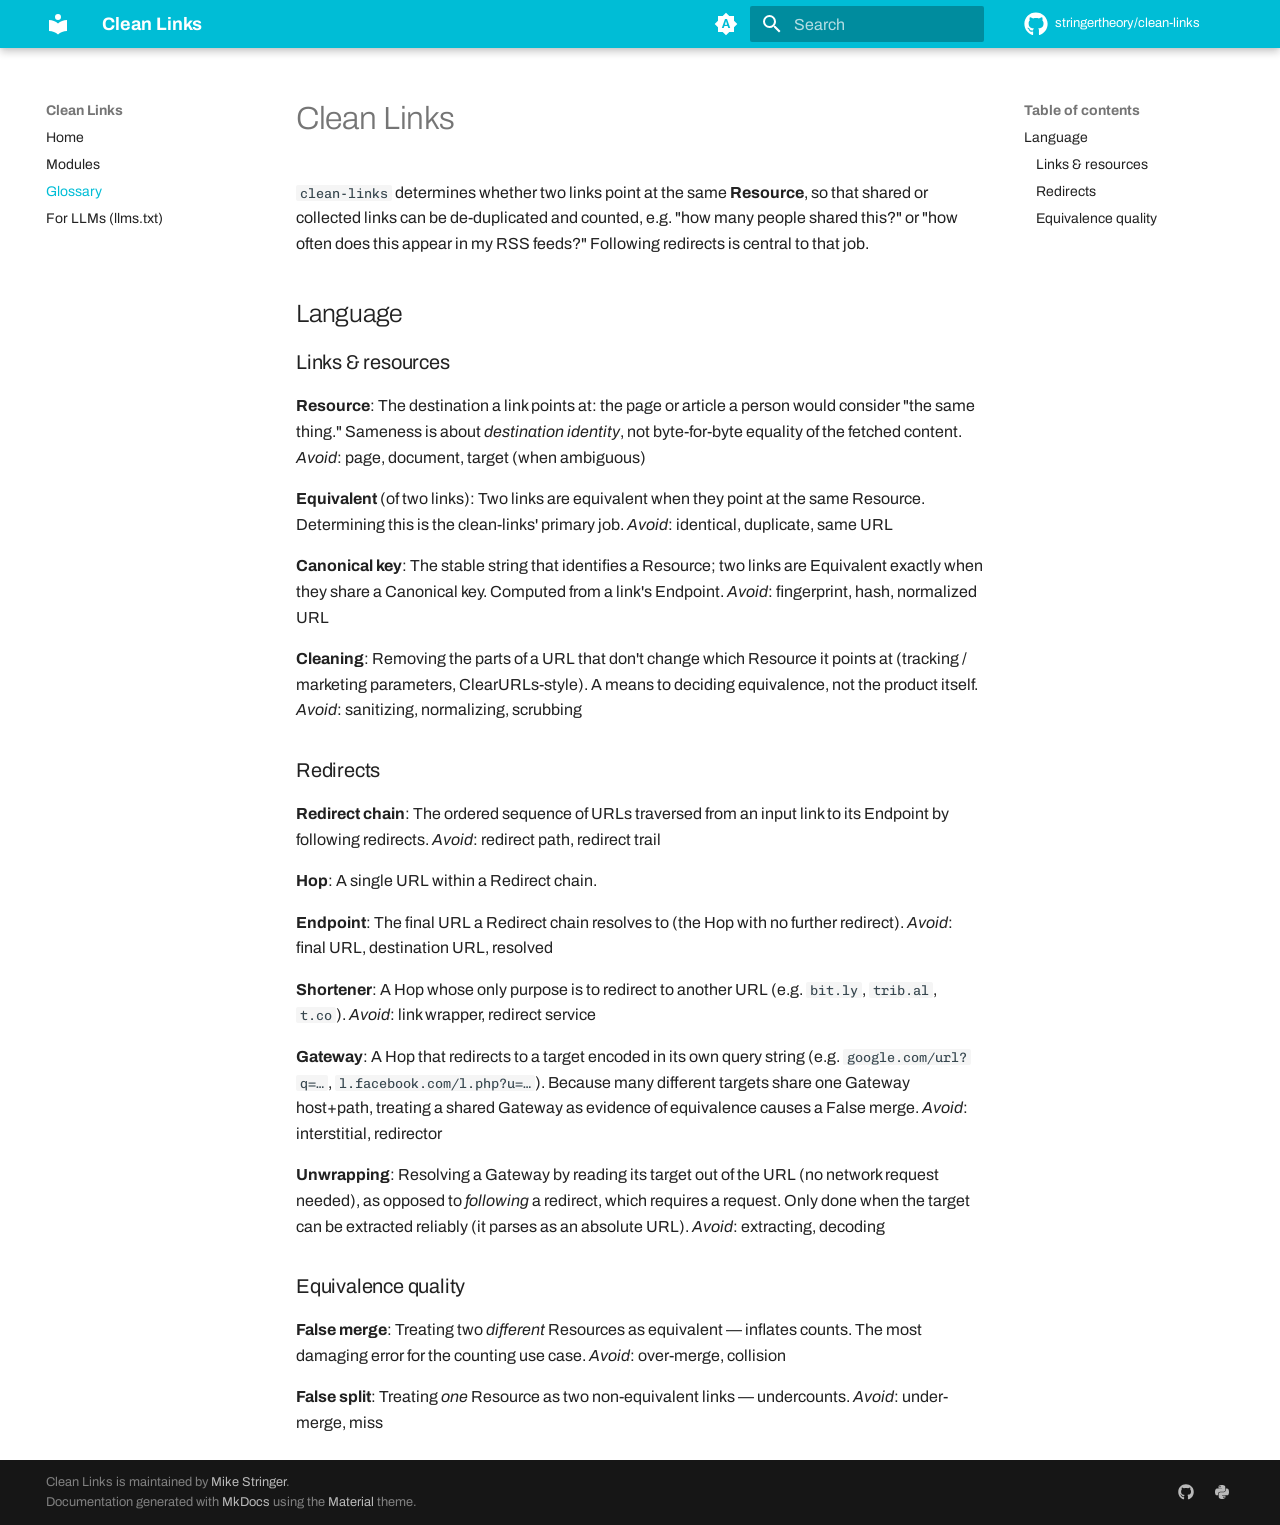
<file: glossary/index.html>
<!doctype html>
<html lang="en" class="no-js">
  <head>
    
      <meta charset="utf-8">
      <meta name="viewport" content="width=device-width,initial-scale=1">
      
        <meta name="description" content="Tools for cleaning up links">
      
      
        <meta name="author" content="Mike Stringer">
      
      
        <link rel="canonical" href="https://stringertheory.github.io/clean-links/glossary/">
      
      
        <link rel="prev" href="../modules/">
      
      
        <link rel="next" href="../llms.txt">
      
      
        
      
      
      <link rel="icon" href="../assets/images/favicon.png">
      <meta name="generator" content="mkdocs-1.6.1, mkdocs-material-9.7.7">
    
    
      
        <title>Glossary - Clean Links</title>
      
    
    
      <link rel="stylesheet" href="../assets/stylesheets/main.ec1eaa64.min.css">
      
        
        <link rel="stylesheet" href="../assets/stylesheets/palette.ab4e12ef.min.css">
      
      


    
    
      
    
    
      
        
        
        <link rel="preconnect" href="https://fonts.gstatic.com" crossorigin>
        <link rel="stylesheet" href="https://fonts.googleapis.com/css?family=Archivo:300,300i,400,400i,700,700i%7CChivo+Mono:400,400i,700,700i&display=fallback">
        <style>:root{--md-text-font:"Archivo";--md-code-font:"Chivo Mono"}</style>
      
    
    
      <link rel="stylesheet" href="../assets/_mkdocstrings.css">
    
      <link rel="stylesheet" href="../stylesheets/extra.css">
    
    <script>__md_scope=new URL("..",location),__md_hash=e=>[...e].reduce(((e,_)=>(e<<5)-e+_.charCodeAt(0)),0),__md_get=(e,_=localStorage,t=__md_scope)=>JSON.parse(_.getItem(t.pathname+"."+e)),__md_set=(e,_,t=localStorage,a=__md_scope)=>{try{t.setItem(a.pathname+"."+e,JSON.stringify(_))}catch(e){}}</script>
    
      

    
    
  
<meta property="og:type" content="website" />
<meta property="og:title" content="Glossary - Clean Links" />
<meta property="og:description" content="Tools for cleaning up links" />
<meta property="og:image" content="https://stringertheory.github.io/clean-links/assets/images/social/glossary.png" />
<meta property="og:image:type" content="image/png" />
<meta property="og:image:width" content="1200" />
<meta property="og:image:height" content="630" />
<meta property="og:url" content="https://stringertheory.github.io/clean-links/glossary/" />
<meta property="twitter:card" content="summary_large_image" />
<meta property="twitter:title" content="Glossary - Clean Links" />
<meta property="twitter:description" content="Tools for cleaning up links" />
<meta property="twitter:image" content="https://stringertheory.github.io/clean-links/assets/images/social/glossary.png" />
</head>
  
  
    
    
      
    
    
    
    
    <body dir="ltr" data-md-color-scheme="default" data-md-color-primary="indigo" data-md-color-accent="indigo">
  
    
    <input class="md-toggle" data-md-toggle="drawer" type="checkbox" id="__drawer" autocomplete="off">
    <input class="md-toggle" data-md-toggle="search" type="checkbox" id="__search" autocomplete="off">
    <label class="md-overlay" for="__drawer"></label>
    <div data-md-component="skip">
      
        
        <a href="#clean-links" class="md-skip">
          Skip to content
        </a>
      
    </div>
    <div data-md-component="announce">
      
    </div>
    
    
      

  

<header class="md-header md-header--shadow" data-md-component="header">
  <nav class="md-header__inner md-grid" aria-label="Header">
    <a href=".." title="Clean Links" class="md-header__button md-logo" aria-label="Clean Links" data-md-component="logo">
      
  
  <svg xmlns="http://www.w3.org/2000/svg" viewBox="0 0 24 24"><path d="M12 8a3 3 0 0 0 3-3 3 3 0 0 0-3-3 3 3 0 0 0-3 3 3 3 0 0 0 3 3m0 3.54C9.64 9.35 6.5 8 3 8v11c3.5 0 6.64 1.35 9 3.54 2.36-2.19 5.5-3.54 9-3.54V8c-3.5 0-6.64 1.35-9 3.54"/></svg>

    </a>
    <label class="md-header__button md-icon" for="__drawer">
      
      <svg xmlns="http://www.w3.org/2000/svg" viewBox="0 0 24 24"><path d="M3 6h18v2H3zm0 5h18v2H3zm0 5h18v2H3z"/></svg>
    </label>
    <div class="md-header__title" data-md-component="header-title">
      <div class="md-header__ellipsis">
        <div class="md-header__topic">
          <span class="md-ellipsis">
            Clean Links
          </span>
        </div>
        <div class="md-header__topic" data-md-component="header-topic">
          <span class="md-ellipsis">
            
              Glossary
            
          </span>
        </div>
      </div>
    </div>
    
      
        <form class="md-header__option" data-md-component="palette">
  
    
    
    
    <input class="md-option" data-md-color-media="(prefers-color-scheme)" data-md-color-scheme="default" data-md-color-primary="indigo" data-md-color-accent="indigo"  aria-label="Switch to light mode"  type="radio" name="__palette" id="__palette_0">
    
      <label class="md-header__button md-icon" title="Switch to light mode" for="__palette_1" hidden>
        <svg xmlns="http://www.w3.org/2000/svg" viewBox="0 0 24 24"><path d="m14.3 16-.7-2h-3.2l-.7 2H7.8L11 7h2l3.2 9zM20 8.69V4h-4.69L12 .69 8.69 4H4v4.69L.69 12 4 15.31V20h4.69L12 23.31 15.31 20H20v-4.69L23.31 12zm-9.15 3.96h2.3L12 9z"/></svg>
      </label>
    
  
    
    
    
    <input class="md-option" data-md-color-media="(prefers-color-scheme: light)" data-md-color-scheme="default" data-md-color-primary="cyan" data-md-color-accent="cyan"  aria-label="Switch to dark mode"  type="radio" name="__palette" id="__palette_1">
    
      <label class="md-header__button md-icon" title="Switch to dark mode" for="__palette_2" hidden>
        <svg xmlns="http://www.w3.org/2000/svg" viewBox="0 0 24 24"><path d="m17.75 4.09-2.53 1.94.91 3.06-2.63-1.81-2.63 1.81.91-3.06-2.53-1.94L12.44 4l1.06-3 1.06 3zm3.5 6.91-1.64 1.25.59 1.98-1.7-1.17-1.7 1.17.59-1.98L15.75 11l2.06-.05L18.5 9l.69 1.95zm-2.28 4.95c.83-.08 1.72 1.1 1.19 1.85-.32.45-.66.87-1.08 1.27C15.17 23 8.84 23 4.94 19.07c-3.91-3.9-3.91-10.24 0-14.14.4-.4.82-.76 1.27-1.08.75-.53 1.93.36 1.85 1.19-.27 2.86.69 5.83 2.89 8.02a9.96 9.96 0 0 0 8.02 2.89m-1.64 2.02a12.08 12.08 0 0 1-7.8-3.47c-2.17-2.19-3.33-5-3.49-7.82-2.81 3.14-2.7 7.96.31 10.98 3.02 3.01 7.84 3.12 10.98.31"/></svg>
      </label>
    
  
    
    
    
    <input class="md-option" data-md-color-media="(prefers-color-scheme: dark)" data-md-color-scheme="slate" data-md-color-primary="cyan" data-md-color-accent="cyan"  aria-label="Switch to light mode"  type="radio" name="__palette" id="__palette_2">
    
      <label class="md-header__button md-icon" title="Switch to light mode" for="__palette_0" hidden>
        <svg xmlns="http://www.w3.org/2000/svg" viewBox="0 0 24 24"><path d="M12 7a5 5 0 0 1 5 5 5 5 0 0 1-5 5 5 5 0 0 1-5-5 5 5 0 0 1 5-5m0 2a3 3 0 0 0-3 3 3 3 0 0 0 3 3 3 3 0 0 0 3-3 3 3 0 0 0-3-3m0-7 2.39 3.42C13.65 5.15 12.84 5 12 5s-1.65.15-2.39.42zM3.34 7l4.16-.35A7.2 7.2 0 0 0 5.94 8.5c-.44.74-.69 1.5-.83 2.29zm.02 10 1.76-3.77a7.131 7.131 0 0 0 2.38 4.14zM20.65 7l-1.77 3.79a7.02 7.02 0 0 0-2.38-4.15zm-.01 10-4.14.36c.59-.51 1.12-1.14 1.54-1.86.42-.73.69-1.5.83-2.29zM12 22l-2.41-3.44c.74.27 1.55.44 2.41.44.82 0 1.63-.17 2.37-.44z"/></svg>
      </label>
    
  
</form>
      
    
    
      <script>var palette=__md_get("__palette");if(palette&&palette.color){if("(prefers-color-scheme)"===palette.color.media){var media=matchMedia("(prefers-color-scheme: light)"),input=document.querySelector(media.matches?"[data-md-color-media='(prefers-color-scheme: light)']":"[data-md-color-media='(prefers-color-scheme: dark)']");palette.color.media=input.getAttribute("data-md-color-media"),palette.color.scheme=input.getAttribute("data-md-color-scheme"),palette.color.primary=input.getAttribute("data-md-color-primary"),palette.color.accent=input.getAttribute("data-md-color-accent")}for(var[key,value]of Object.entries(palette.color))document.body.setAttribute("data-md-color-"+key,value)}</script>
    
    
    
      
      
        <label class="md-header__button md-icon" for="__search">
          
          <svg xmlns="http://www.w3.org/2000/svg" viewBox="0 0 24 24"><path d="M9.5 3A6.5 6.5 0 0 1 16 9.5c0 1.61-.59 3.09-1.56 4.23l.27.27h.79l5 5-1.5 1.5-5-5v-.79l-.27-.27A6.52 6.52 0 0 1 9.5 16 6.5 6.5 0 0 1 3 9.5 6.5 6.5 0 0 1 9.5 3m0 2C7 5 5 7 5 9.5S7 14 9.5 14 14 12 14 9.5 12 5 9.5 5"/></svg>
        </label>
        <div class="md-search" data-md-component="search" role="dialog">
  <label class="md-search__overlay" for="__search"></label>
  <div class="md-search__inner" role="search">
    <form class="md-search__form" name="search">
      <input type="text" class="md-search__input" name="query" aria-label="Search" placeholder="Search" autocapitalize="off" autocorrect="off" autocomplete="off" spellcheck="false" data-md-component="search-query" required>
      <label class="md-search__icon md-icon" for="__search">
        
        <svg xmlns="http://www.w3.org/2000/svg" viewBox="0 0 24 24"><path d="M9.5 3A6.5 6.5 0 0 1 16 9.5c0 1.61-.59 3.09-1.56 4.23l.27.27h.79l5 5-1.5 1.5-5-5v-.79l-.27-.27A6.52 6.52 0 0 1 9.5 16 6.5 6.5 0 0 1 3 9.5 6.5 6.5 0 0 1 9.5 3m0 2C7 5 5 7 5 9.5S7 14 9.5 14 14 12 14 9.5 12 5 9.5 5"/></svg>
        
        <svg xmlns="http://www.w3.org/2000/svg" viewBox="0 0 24 24"><path d="M20 11v2H8l5.5 5.5-1.42 1.42L4.16 12l7.92-7.92L13.5 5.5 8 11z"/></svg>
      </label>
      <nav class="md-search__options" aria-label="Search">
        
        <button type="reset" class="md-search__icon md-icon" title="Clear" aria-label="Clear" tabindex="-1">
          
          <svg xmlns="http://www.w3.org/2000/svg" viewBox="0 0 24 24"><path d="M19 6.41 17.59 5 12 10.59 6.41 5 5 6.41 10.59 12 5 17.59 6.41 19 12 13.41 17.59 19 19 17.59 13.41 12z"/></svg>
        </button>
      </nav>
      
    </form>
    <div class="md-search__output">
      <div class="md-search__scrollwrap" tabindex="0" data-md-scrollfix>
        <div class="md-search-result" data-md-component="search-result">
          <div class="md-search-result__meta">
            Initializing search
          </div>
          <ol class="md-search-result__list" role="presentation"></ol>
        </div>
      </div>
    </div>
  </div>
</div>
      
    
    
      <div class="md-header__source">
        <a href="https://github.com/stringertheory/clean-links" title="Go to repository" class="md-source" data-md-component="source">
  <div class="md-source__icon md-icon">
    
    <svg xmlns="http://www.w3.org/2000/svg" viewBox="0 0 512 512"><!--! Font Awesome Free 7.1.0 by @fontawesome - https://fontawesome.com License - https://fontawesome.com/license/free (Icons: CC BY 4.0, Fonts: SIL OFL 1.1, Code: MIT License) Copyright 2025 Fonticons, Inc.--><path d="M173.9 397.4c0 2-2.3 3.6-5.2 3.6-3.3.3-5.6-1.3-5.6-3.6 0-2 2.3-3.6 5.2-3.6 3-.3 5.6 1.3 5.6 3.6m-31.1-4.5c-.7 2 1.3 4.3 4.3 4.9 2.6 1 5.6 0 6.2-2s-1.3-4.3-4.3-5.2c-2.6-.7-5.5.3-6.2 2.3m44.2-1.7c-2.9.7-4.9 2.6-4.6 4.9.3 2 2.9 3.3 5.9 2.6 2.9-.7 4.9-2.6 4.6-4.6-.3-1.9-3-3.2-5.9-2.9M252.8 8C114.1 8 8 113.3 8 252c0 110.9 69.8 205.8 169.5 239.2 12.8 2.3 17.3-5.6 17.3-12.1 0-6.2-.3-40.4-.3-61.4 0 0-70 15-84.7-29.8 0 0-11.4-29.1-27.8-36.6 0 0-22.9-15.7 1.6-15.4 0 0 24.9 2 38.6 25.8 21.9 38.6 58.6 27.5 72.9 20.9 2.3-16 8.8-27.1 16-33.7-55.9-6.2-112.3-14.3-112.3-110.5 0-27.5 7.6-41.3 23.6-58.9-2.6-6.5-11.1-33.3 2.6-67.9 20.9-6.5 69 27 69 27 20-5.6 41.5-8.5 62.8-8.5s42.8 2.9 62.8 8.5c0 0 48.1-33.6 69-27 13.7 34.7 5.2 61.4 2.6 67.9 16 17.7 25.8 31.5 25.8 58.9 0 96.5-58.9 104.2-114.8 110.5 9.2 7.9 17 22.9 17 46.4 0 33.7-.3 75.4-.3 83.6 0 6.5 4.6 14.4 17.3 12.1C436.2 457.8 504 362.9 504 252 504 113.3 391.5 8 252.8 8M105.2 352.9c-1.3 1-1 3.3.7 5.2 1.6 1.6 3.9 2.3 5.2 1 1.3-1 1-3.3-.7-5.2-1.6-1.6-3.9-2.3-5.2-1m-10.8-8.1c-.7 1.3.3 2.9 2.3 3.9 1.6 1 3.6.7 4.3-.7.7-1.3-.3-2.9-2.3-3.9-2-.6-3.6-.3-4.3.7m32.4 35.6c-1.6 1.3-1 4.3 1.3 6.2 2.3 2.3 5.2 2.6 6.5 1 1.3-1.3.7-4.3-1.3-6.2-2.2-2.3-5.2-2.6-6.5-1m-11.4-14.7c-1.6 1-1.6 3.6 0 5.9s4.3 3.3 5.6 2.3c1.6-1.3 1.6-3.9 0-6.2-1.4-2.3-4-3.3-5.6-2"/></svg>
  </div>
  <div class="md-source__repository">
    stringertheory/clean-links
  </div>
</a>
      </div>
    
  </nav>
  
</header>
    
    <div class="md-container" data-md-component="container">
      
      
        
          
        
      
      <main class="md-main" data-md-component="main">
        <div class="md-main__inner md-grid">
          
            
              
              <div class="md-sidebar md-sidebar--primary" data-md-component="sidebar" data-md-type="navigation" >
                <div class="md-sidebar__scrollwrap">
                  <div class="md-sidebar__inner">
                    



<nav class="md-nav md-nav--primary" aria-label="Navigation" data-md-level="0">
  <label class="md-nav__title" for="__drawer">
    <a href=".." title="Clean Links" class="md-nav__button md-logo" aria-label="Clean Links" data-md-component="logo">
      
  
  <svg xmlns="http://www.w3.org/2000/svg" viewBox="0 0 24 24"><path d="M12 8a3 3 0 0 0 3-3 3 3 0 0 0-3-3 3 3 0 0 0-3 3 3 3 0 0 0 3 3m0 3.54C9.64 9.35 6.5 8 3 8v11c3.5 0 6.64 1.35 9 3.54 2.36-2.19 5.5-3.54 9-3.54V8c-3.5 0-6.64 1.35-9 3.54"/></svg>

    </a>
    Clean Links
  </label>
  
    <div class="md-nav__source">
      <a href="https://github.com/stringertheory/clean-links" title="Go to repository" class="md-source" data-md-component="source">
  <div class="md-source__icon md-icon">
    
    <svg xmlns="http://www.w3.org/2000/svg" viewBox="0 0 512 512"><!--! Font Awesome Free 7.1.0 by @fontawesome - https://fontawesome.com License - https://fontawesome.com/license/free (Icons: CC BY 4.0, Fonts: SIL OFL 1.1, Code: MIT License) Copyright 2025 Fonticons, Inc.--><path d="M173.9 397.4c0 2-2.3 3.6-5.2 3.6-3.3.3-5.6-1.3-5.6-3.6 0-2 2.3-3.6 5.2-3.6 3-.3 5.6 1.3 5.6 3.6m-31.1-4.5c-.7 2 1.3 4.3 4.3 4.9 2.6 1 5.6 0 6.2-2s-1.3-4.3-4.3-5.2c-2.6-.7-5.5.3-6.2 2.3m44.2-1.7c-2.9.7-4.9 2.6-4.6 4.9.3 2 2.9 3.3 5.9 2.6 2.9-.7 4.9-2.6 4.6-4.6-.3-1.9-3-3.2-5.9-2.9M252.8 8C114.1 8 8 113.3 8 252c0 110.9 69.8 205.8 169.5 239.2 12.8 2.3 17.3-5.6 17.3-12.1 0-6.2-.3-40.4-.3-61.4 0 0-70 15-84.7-29.8 0 0-11.4-29.1-27.8-36.6 0 0-22.9-15.7 1.6-15.4 0 0 24.9 2 38.6 25.8 21.9 38.6 58.6 27.5 72.9 20.9 2.3-16 8.8-27.1 16-33.7-55.9-6.2-112.3-14.3-112.3-110.5 0-27.5 7.6-41.3 23.6-58.9-2.6-6.5-11.1-33.3 2.6-67.9 20.9-6.5 69 27 69 27 20-5.6 41.5-8.5 62.8-8.5s42.8 2.9 62.8 8.5c0 0 48.1-33.6 69-27 13.7 34.7 5.2 61.4 2.6 67.9 16 17.7 25.8 31.5 25.8 58.9 0 96.5-58.9 104.2-114.8 110.5 9.2 7.9 17 22.9 17 46.4 0 33.7-.3 75.4-.3 83.6 0 6.5 4.6 14.4 17.3 12.1C436.2 457.8 504 362.9 504 252 504 113.3 391.5 8 252.8 8M105.2 352.9c-1.3 1-1 3.3.7 5.2 1.6 1.6 3.9 2.3 5.2 1 1.3-1 1-3.3-.7-5.2-1.6-1.6-3.9-2.3-5.2-1m-10.8-8.1c-.7 1.3.3 2.9 2.3 3.9 1.6 1 3.6.7 4.3-.7.7-1.3-.3-2.9-2.3-3.9-2-.6-3.6-.3-4.3.7m32.4 35.6c-1.6 1.3-1 4.3 1.3 6.2 2.3 2.3 5.2 2.6 6.5 1 1.3-1.3.7-4.3-1.3-6.2-2.2-2.3-5.2-2.6-6.5-1m-11.4-14.7c-1.6 1-1.6 3.6 0 5.9s4.3 3.3 5.6 2.3c1.6-1.3 1.6-3.9 0-6.2-1.4-2.3-4-3.3-5.6-2"/></svg>
  </div>
  <div class="md-source__repository">
    stringertheory/clean-links
  </div>
</a>
    </div>
  
  <ul class="md-nav__list" data-md-scrollfix>
    
      
      
  
  
  
  
    <li class="md-nav__item">
      <a href=".." class="md-nav__link">
        
  
  
  <span class="md-ellipsis">
    
  
    Home
  

    
  </span>
  
  

      </a>
    </li>
  

    
      
      
  
  
  
  
    <li class="md-nav__item">
      <a href="../modules/" class="md-nav__link">
        
  
  
  <span class="md-ellipsis">
    
  
    Modules
  

    
  </span>
  
  

      </a>
    </li>
  

    
      
      
  
  
    
  
  
  
    <li class="md-nav__item md-nav__item--active">
      
      <input class="md-nav__toggle md-toggle" type="checkbox" id="__toc">
      
      
        
      
      
        <label class="md-nav__link md-nav__link--active" for="__toc">
          
  
  
  <span class="md-ellipsis">
    
  
    Glossary
  

    
  </span>
  
  

          <span class="md-nav__icon md-icon"></span>
        </label>
      
      <a href="./" class="md-nav__link md-nav__link--active">
        
  
  
  <span class="md-ellipsis">
    
  
    Glossary
  

    
  </span>
  
  

      </a>
      
        

<nav class="md-nav md-nav--secondary" aria-label="Table of contents">
  
  
  
    
  
  
    <label class="md-nav__title" for="__toc">
      <span class="md-nav__icon md-icon"></span>
      Table of contents
    </label>
    <ul class="md-nav__list" data-md-component="toc" data-md-scrollfix>
      
        <li class="md-nav__item">
  <a href="#language" class="md-nav__link">
    <span class="md-ellipsis">
      
        Language
      
    </span>
  </a>
  
    <nav class="md-nav" aria-label="Language">
      <ul class="md-nav__list">
        
          <li class="md-nav__item">
  <a href="#links-resources" class="md-nav__link">
    <span class="md-ellipsis">
      
        Links &amp; resources
      
    </span>
  </a>
  
</li>
        
          <li class="md-nav__item">
  <a href="#redirects" class="md-nav__link">
    <span class="md-ellipsis">
      
        Redirects
      
    </span>
  </a>
  
</li>
        
          <li class="md-nav__item">
  <a href="#equivalence-quality" class="md-nav__link">
    <span class="md-ellipsis">
      
        Equivalence quality
      
    </span>
  </a>
  
</li>
        
      </ul>
    </nav>
  
</li>
      
    </ul>
  
</nav>
      
    </li>
  

    
      
      
  
  
  
  
    <li class="md-nav__item">
      <a href="../llms.txt" class="md-nav__link">
        
  
  
  <span class="md-ellipsis">
    
  
    For LLMs (llms.txt)
  

    
  </span>
  
  

      </a>
    </li>
  

    
  </ul>
</nav>
                  </div>
                </div>
              </div>
            
            
              
              <div class="md-sidebar md-sidebar--secondary" data-md-component="sidebar" data-md-type="toc" >
                <div class="md-sidebar__scrollwrap">
                  <div class="md-sidebar__inner">
                    

<nav class="md-nav md-nav--secondary" aria-label="Table of contents">
  
  
  
    
  
  
    <label class="md-nav__title" for="__toc">
      <span class="md-nav__icon md-icon"></span>
      Table of contents
    </label>
    <ul class="md-nav__list" data-md-component="toc" data-md-scrollfix>
      
        <li class="md-nav__item">
  <a href="#language" class="md-nav__link">
    <span class="md-ellipsis">
      
        Language
      
    </span>
  </a>
  
    <nav class="md-nav" aria-label="Language">
      <ul class="md-nav__list">
        
          <li class="md-nav__item">
  <a href="#links-resources" class="md-nav__link">
    <span class="md-ellipsis">
      
        Links &amp; resources
      
    </span>
  </a>
  
</li>
        
          <li class="md-nav__item">
  <a href="#redirects" class="md-nav__link">
    <span class="md-ellipsis">
      
        Redirects
      
    </span>
  </a>
  
</li>
        
          <li class="md-nav__item">
  <a href="#equivalence-quality" class="md-nav__link">
    <span class="md-ellipsis">
      
        Equivalence quality
      
    </span>
  </a>
  
</li>
        
      </ul>
    </nav>
  
</li>
      
    </ul>
  
</nav>
                  </div>
                </div>
              </div>
            
          
          
            <div class="md-content" data-md-component="content">
              
              <article class="md-content__inner md-typeset">
                
                  


  
  


<h1 id="clean-links">Clean Links<a class="headerlink" href="#clean-links" title="Permanent link">&para;</a></h1>
<p><code>clean-links</code> determines whether two links point at the same <strong>Resource</strong>, so
that shared or collected links can be de-duplicated and counted, e.g. "how many
people shared this?" or "how often does this appear in my RSS feeds?" Following redirects is central to that job.</p>
<h2 id="language">Language<a class="headerlink" href="#language" title="Permanent link">&para;</a></h2>
<h3 id="links-resources">Links &amp; resources<a class="headerlink" href="#links-resources" title="Permanent link">&para;</a></h3>
<p><strong>Resource</strong>:
The destination a link points at: the page or article a person would consider
"the same thing." Sameness is about <em>destination identity</em>, not byte-for-byte
equality of the fetched content.
<em>Avoid</em>: page, document, target (when ambiguous)</p>
<p><strong>Equivalent</strong> (of two links):
Two links are equivalent when they point at the same Resource. Determining this
is the clean-links' primary job.
<em>Avoid</em>: identical, duplicate, same URL</p>
<p><strong>Canonical key</strong>:
The stable string that identifies a Resource; two links are Equivalent exactly
when they share a Canonical key. Computed from a link's Endpoint.
<em>Avoid</em>: fingerprint, hash, normalized URL</p>
<p><strong>Cleaning</strong>:
Removing the parts of a URL that don't change which Resource it points at
(tracking / marketing parameters, ClearURLs-style). A means to deciding
equivalence, not the product itself.
<em>Avoid</em>: sanitizing, normalizing, scrubbing</p>
<h3 id="redirects">Redirects<a class="headerlink" href="#redirects" title="Permanent link">&para;</a></h3>
<p><strong>Redirect chain</strong>:
The ordered sequence of URLs traversed from an input link to its Endpoint by
following redirects.
<em>Avoid</em>: redirect path, redirect trail</p>
<p><strong>Hop</strong>:
A single URL within a Redirect chain.</p>
<p><strong>Endpoint</strong>:
The final URL a Redirect chain resolves to (the Hop with no further redirect).
<em>Avoid</em>: final URL, destination URL, resolved</p>
<p><strong>Shortener</strong>:
A Hop whose only purpose is to redirect to another URL (e.g. <code>bit.ly</code>,
<code>trib.al</code>, <code>t.co</code>).
<em>Avoid</em>: link wrapper, redirect service</p>
<p><strong>Gateway</strong>:
A Hop that redirects to a target encoded in its own query string (e.g.
<code>google.com/url?q=…</code>, <code>l.facebook.com/l.php?u=…</code>). Because many different targets
share one Gateway host+path, treating a shared Gateway as evidence of equivalence
causes a False merge.
<em>Avoid</em>: interstitial, redirector</p>
<p><strong>Unwrapping</strong>:
Resolving a Gateway by reading its target out of the URL (no network request
needed), as opposed to <em>following</em> a redirect, which requires a request. Only
done when the target can be extracted reliably (it parses as an absolute URL).
<em>Avoid</em>: extracting, decoding</p>
<h3 id="equivalence-quality">Equivalence quality<a class="headerlink" href="#equivalence-quality" title="Permanent link">&para;</a></h3>
<p><strong>False merge</strong>:
Treating two <em>different</em> Resources as equivalent — inflates counts. The most
damaging error for the counting use case.
<em>Avoid</em>: over-merge, collision</p>
<p><strong>False split</strong>:
Treating <em>one</em> Resource as two non-equivalent links — undercounts.
<em>Avoid</em>: under-merge, miss</p>












                
              </article>
            </div>
          
          
<script>var target=document.getElementById(location.hash.slice(1));target&&target.name&&(target.checked=target.name.startsWith("__tabbed_"))</script>
        </div>
        
      </main>
      
        <footer class="md-footer">
  
  <div class="md-footer-meta md-typeset">
    <div class="md-footer-meta__inner md-grid">
      <div class="md-copyright">
  
  <div>Clean Links is maintained by <a href="https://github.com/stringertheory">Mike Stringer</a>.</div>
    Documentation
  generated with
  <a href="https://www.mkdocs.org/" target="_blank" rel="noopener">MkDocs</a>
  using the
  <a
    href="https://squidfunk.github.io/mkdocs-material/"
    target="_blank"
    rel="noopener"
    >Material</a
  >
  theme. 
</div>
      
        
<div class="md-social">
  
    
    
    
    
      
      
    
    <a href="https://github.com/stringertheory/clean-links" target="_blank" rel="noopener" title="github.com" class="md-social__link">
      <svg xmlns="http://www.w3.org/2000/svg" viewBox="0 0 512 512"><!--! Font Awesome Free 7.1.0 by @fontawesome - https://fontawesome.com License - https://fontawesome.com/license/free (Icons: CC BY 4.0, Fonts: SIL OFL 1.1, Code: MIT License) Copyright 2025 Fonticons, Inc.--><path d="M173.9 397.4c0 2-2.3 3.6-5.2 3.6-3.3.3-5.6-1.3-5.6-3.6 0-2 2.3-3.6 5.2-3.6 3-.3 5.6 1.3 5.6 3.6m-31.1-4.5c-.7 2 1.3 4.3 4.3 4.9 2.6 1 5.6 0 6.2-2s-1.3-4.3-4.3-5.2c-2.6-.7-5.5.3-6.2 2.3m44.2-1.7c-2.9.7-4.9 2.6-4.6 4.9.3 2 2.9 3.3 5.9 2.6 2.9-.7 4.9-2.6 4.6-4.6-.3-1.9-3-3.2-5.9-2.9M252.8 8C114.1 8 8 113.3 8 252c0 110.9 69.8 205.8 169.5 239.2 12.8 2.3 17.3-5.6 17.3-12.1 0-6.2-.3-40.4-.3-61.4 0 0-70 15-84.7-29.8 0 0-11.4-29.1-27.8-36.6 0 0-22.9-15.7 1.6-15.4 0 0 24.9 2 38.6 25.8 21.9 38.6 58.6 27.5 72.9 20.9 2.3-16 8.8-27.1 16-33.7-55.9-6.2-112.3-14.3-112.3-110.5 0-27.5 7.6-41.3 23.6-58.9-2.6-6.5-11.1-33.3 2.6-67.9 20.9-6.5 69 27 69 27 20-5.6 41.5-8.5 62.8-8.5s42.8 2.9 62.8 8.5c0 0 48.1-33.6 69-27 13.7 34.7 5.2 61.4 2.6 67.9 16 17.7 25.8 31.5 25.8 58.9 0 96.5-58.9 104.2-114.8 110.5 9.2 7.9 17 22.9 17 46.4 0 33.7-.3 75.4-.3 83.6 0 6.5 4.6 14.4 17.3 12.1C436.2 457.8 504 362.9 504 252 504 113.3 391.5 8 252.8 8M105.2 352.9c-1.3 1-1 3.3.7 5.2 1.6 1.6 3.9 2.3 5.2 1 1.3-1 1-3.3-.7-5.2-1.6-1.6-3.9-2.3-5.2-1m-10.8-8.1c-.7 1.3.3 2.9 2.3 3.9 1.6 1 3.6.7 4.3-.7.7-1.3-.3-2.9-2.3-3.9-2-.6-3.6-.3-4.3.7m32.4 35.6c-1.6 1.3-1 4.3 1.3 6.2 2.3 2.3 5.2 2.6 6.5 1 1.3-1.3.7-4.3-1.3-6.2-2.2-2.3-5.2-2.6-6.5-1m-11.4-14.7c-1.6 1-1.6 3.6 0 5.9s4.3 3.3 5.6 2.3c1.6-1.3 1.6-3.9 0-6.2-1.4-2.3-4-3.3-5.6-2"/></svg>
    </a>
  
    
    
    
    
      
      
    
    <a href="https://pypi.org/project/clean-links" target="_blank" rel="noopener" title="pypi.org" class="md-social__link">
      <svg xmlns="http://www.w3.org/2000/svg" viewBox="0 0 448 512"><!--! Font Awesome Free 7.1.0 by @fontawesome - https://fontawesome.com License - https://fontawesome.com/license/free (Icons: CC BY 4.0, Fonts: SIL OFL 1.1, Code: MIT License) Copyright 2025 Fonticons, Inc.--><path d="M439.8 200.5c-7.7-30.9-22.3-54.2-53.4-54.2h-40.1v47.4c0 36.8-31.2 67.8-66.8 67.8H172.7c-29.2 0-53.4 25-53.4 54.3v101.8c0 29 25.2 46 53.4 54.3 33.8 9.9 66.3 11.7 106.8 0 26.9-7.8 53.4-23.5 53.4-54.3v-40.7H226.2v-13.6h160.2c31.1 0 42.6-21.7 53.4-54.2 11.2-33.5 10.7-65.7 0-108.6M286.2 444.7a20.4 20.4 0 1 1 0-40.7 20.4 20.4 0 1 1 0 40.7M167.8 248.1h106.8c29.7 0 53.4-24.5 53.4-54.3V91.9c0-29-24.4-50.7-53.4-55.6-35.8-5.9-74.7-5.6-106.8.1-45.2 8-53.4 24.7-53.4 55.6v40.7h106.9v13.6h-147c-31.1 0-58.3 18.7-66.8 54.2-9.8 40.7-10.2 66.1 0 108.6 7.6 31.6 25.7 54.2 56.8 54.2H101v-48.8c0-35.3 30.5-66.4 66.8-66.4m-6.6-183.4a20.4 20.4 0 1 1 0 40.8 20.4 20.4 0 1 1 0-40.8"/></svg>
    </a>
  
</div>
      
    </div>
  </div>
</footer>
      
    </div>
    <div class="md-dialog" data-md-component="dialog">
      <div class="md-dialog__inner md-typeset"></div>
    </div>
    
    
    
      
      
      <script id="__config" type="application/json">{"annotate": null, "base": "..", "features": ["content.tooltips"], "search": "../assets/javascripts/workers/search.2c215733.min.js", "tags": null, "translations": {"clipboard.copied": "Copied to clipboard", "clipboard.copy": "Copy to clipboard", "search.result.more.one": "1 more on this page", "search.result.more.other": "# more on this page", "search.result.none": "No matching documents", "search.result.one": "1 matching document", "search.result.other": "# matching documents", "search.result.placeholder": "Type to start searching", "search.result.term.missing": "Missing", "select.version": "Select version"}, "version": null}</script>
    
    
      <script src="../assets/javascripts/bundle.d7400e89.min.js"></script>
      
    
  </body>
</html>
</file>
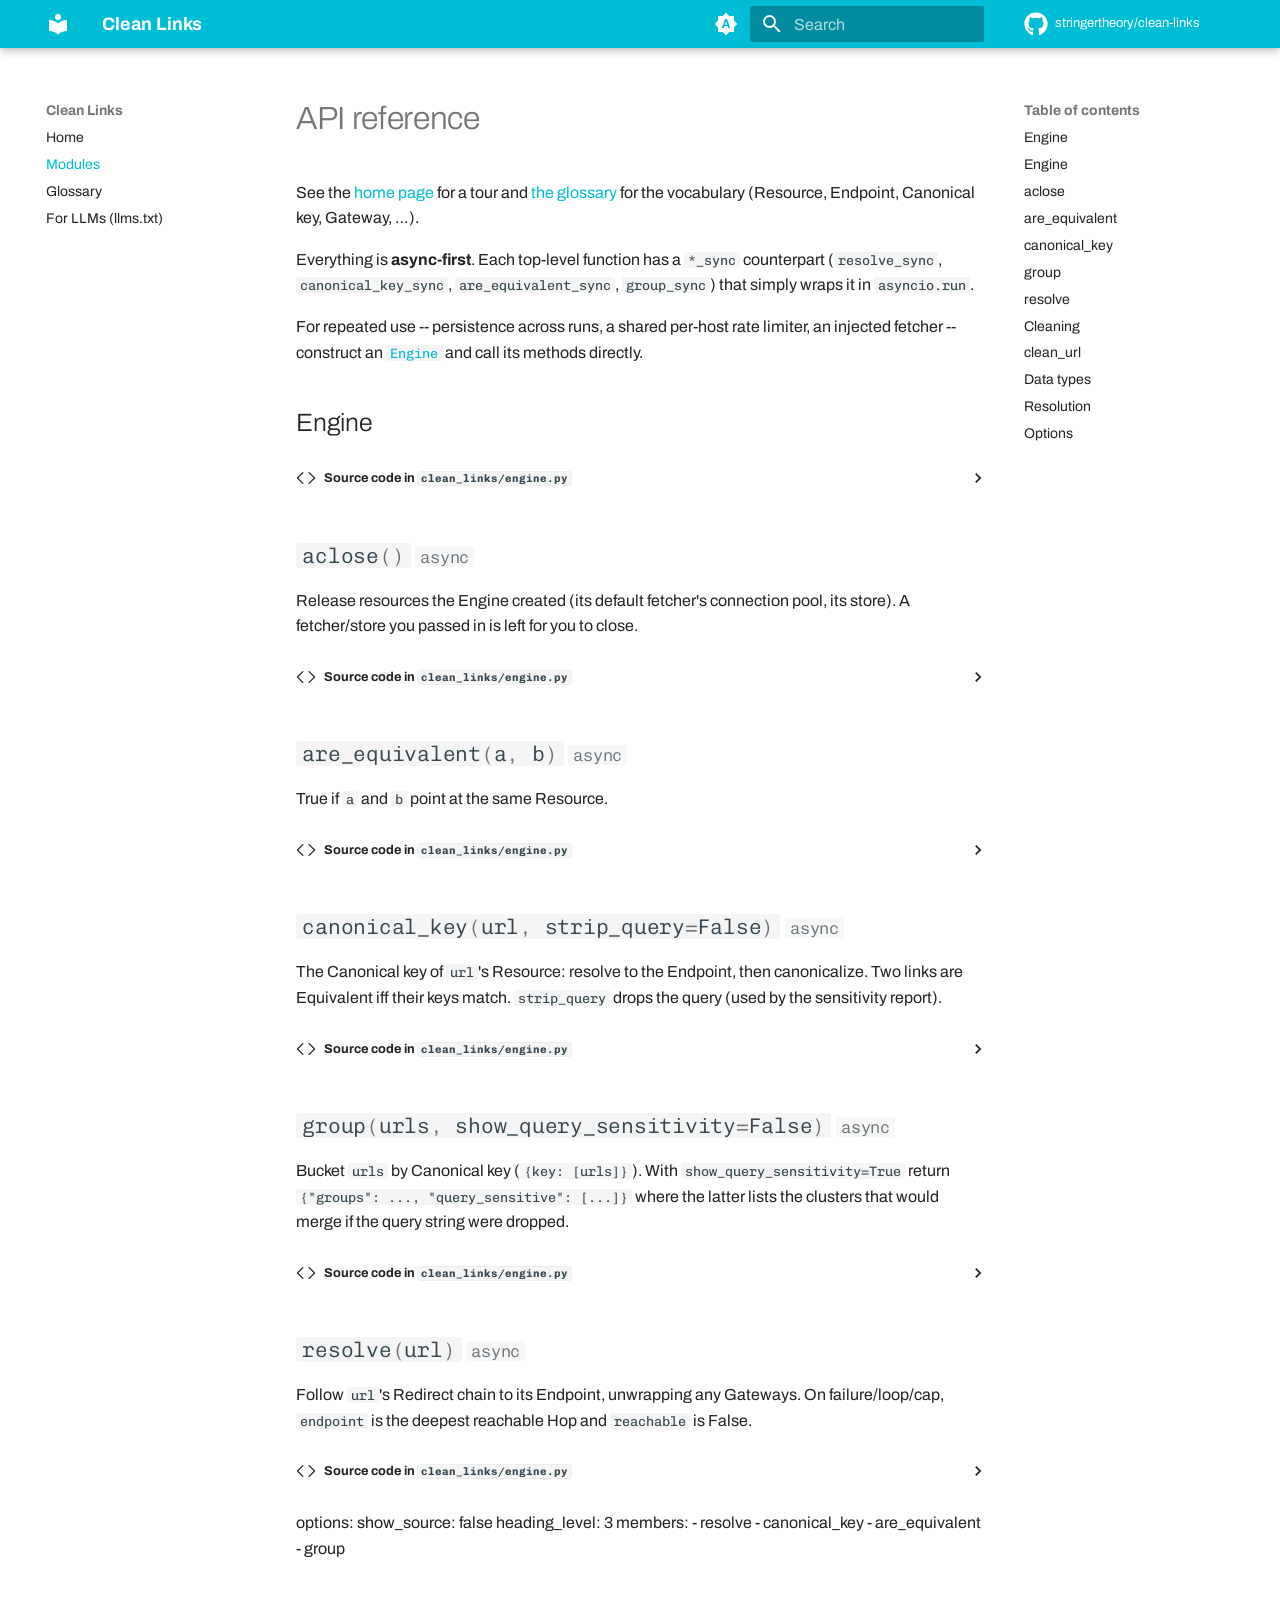
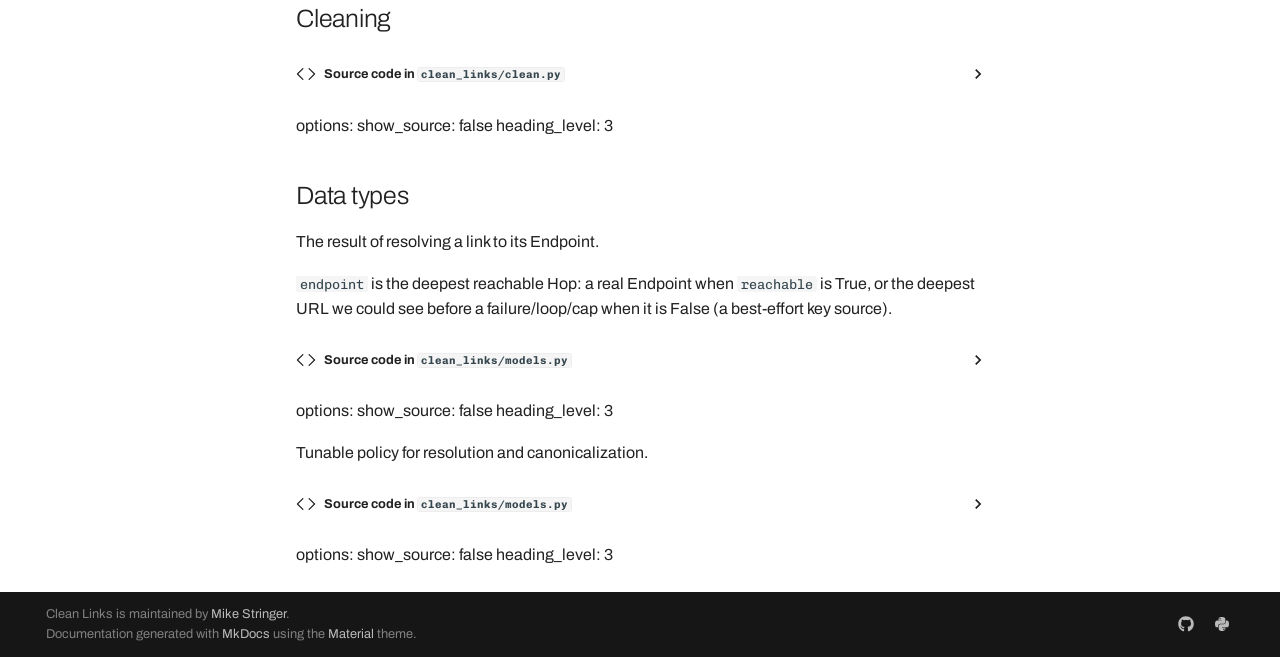
<file: modules/index.html>
<!doctype html>
<html lang="en" class="no-js">
  <head>
    
      <meta charset="utf-8">
      <meta name="viewport" content="width=device-width,initial-scale=1">
      
        <meta name="description" content="Tools for cleaning up links">
      
      
        <meta name="author" content="Mike Stringer">
      
      
        <link rel="canonical" href="https://stringertheory.github.io/clean-links/modules/">
      
      
        <link rel="prev" href="..">
      
      
        <link rel="next" href="../glossary/">
      
      
        
      
      
      <link rel="icon" href="../assets/images/favicon.png">
      <meta name="generator" content="mkdocs-1.6.1, mkdocs-material-9.7.7">
    
    
      
        <title>Modules - Clean Links</title>
      
    
    
      <link rel="stylesheet" href="../assets/stylesheets/main.ec1eaa64.min.css">
      
        
        <link rel="stylesheet" href="../assets/stylesheets/palette.ab4e12ef.min.css">
      
      


    
    
      
    
    
      
        
        
        <link rel="preconnect" href="https://fonts.gstatic.com" crossorigin>
        <link rel="stylesheet" href="https://fonts.googleapis.com/css?family=Archivo:300,300i,400,400i,700,700i%7CChivo+Mono:400,400i,700,700i&display=fallback">
        <style>:root{--md-text-font:"Archivo";--md-code-font:"Chivo Mono"}</style>
      
    
    
      <link rel="stylesheet" href="../assets/_mkdocstrings.css">
    
      <link rel="stylesheet" href="../stylesheets/extra.css">
    
    <script>__md_scope=new URL("..",location),__md_hash=e=>[...e].reduce(((e,_)=>(e<<5)-e+_.charCodeAt(0)),0),__md_get=(e,_=localStorage,t=__md_scope)=>JSON.parse(_.getItem(t.pathname+"."+e)),__md_set=(e,_,t=localStorage,a=__md_scope)=>{try{t.setItem(a.pathname+"."+e,JSON.stringify(_))}catch(e){}}</script>
    
      

    
    
  
<meta property="og:type" content="website" />
<meta property="og:title" content="Modules - Clean Links" />
<meta property="og:description" content="Tools for cleaning up links" />
<meta property="og:image" content="https://stringertheory.github.io/clean-links/assets/images/social/modules.png" />
<meta property="og:image:type" content="image/png" />
<meta property="og:image:width" content="1200" />
<meta property="og:image:height" content="630" />
<meta property="og:url" content="https://stringertheory.github.io/clean-links/modules/" />
<meta property="twitter:card" content="summary_large_image" />
<meta property="twitter:title" content="Modules - Clean Links" />
<meta property="twitter:description" content="Tools for cleaning up links" />
<meta property="twitter:image" content="https://stringertheory.github.io/clean-links/assets/images/social/modules.png" />
</head>
  
  
    
    
      
    
    
    
    
    <body dir="ltr" data-md-color-scheme="default" data-md-color-primary="indigo" data-md-color-accent="indigo">
  
    
    <input class="md-toggle" data-md-toggle="drawer" type="checkbox" id="__drawer" autocomplete="off">
    <input class="md-toggle" data-md-toggle="search" type="checkbox" id="__search" autocomplete="off">
    <label class="md-overlay" for="__drawer"></label>
    <div data-md-component="skip">
      
        
        <a href="#api-reference" class="md-skip">
          Skip to content
        </a>
      
    </div>
    <div data-md-component="announce">
      
    </div>
    
    
      

  

<header class="md-header md-header--shadow" data-md-component="header">
  <nav class="md-header__inner md-grid" aria-label="Header">
    <a href=".." title="Clean Links" class="md-header__button md-logo" aria-label="Clean Links" data-md-component="logo">
      
  
  <svg xmlns="http://www.w3.org/2000/svg" viewBox="0 0 24 24"><path d="M12 8a3 3 0 0 0 3-3 3 3 0 0 0-3-3 3 3 0 0 0-3 3 3 3 0 0 0 3 3m0 3.54C9.64 9.35 6.5 8 3 8v11c3.5 0 6.64 1.35 9 3.54 2.36-2.19 5.5-3.54 9-3.54V8c-3.5 0-6.64 1.35-9 3.54"/></svg>

    </a>
    <label class="md-header__button md-icon" for="__drawer">
      
      <svg xmlns="http://www.w3.org/2000/svg" viewBox="0 0 24 24"><path d="M3 6h18v2H3zm0 5h18v2H3zm0 5h18v2H3z"/></svg>
    </label>
    <div class="md-header__title" data-md-component="header-title">
      <div class="md-header__ellipsis">
        <div class="md-header__topic">
          <span class="md-ellipsis">
            Clean Links
          </span>
        </div>
        <div class="md-header__topic" data-md-component="header-topic">
          <span class="md-ellipsis">
            
              Modules
            
          </span>
        </div>
      </div>
    </div>
    
      
        <form class="md-header__option" data-md-component="palette">
  
    
    
    
    <input class="md-option" data-md-color-media="(prefers-color-scheme)" data-md-color-scheme="default" data-md-color-primary="indigo" data-md-color-accent="indigo"  aria-label="Switch to light mode"  type="radio" name="__palette" id="__palette_0">
    
      <label class="md-header__button md-icon" title="Switch to light mode" for="__palette_1" hidden>
        <svg xmlns="http://www.w3.org/2000/svg" viewBox="0 0 24 24"><path d="m14.3 16-.7-2h-3.2l-.7 2H7.8L11 7h2l3.2 9zM20 8.69V4h-4.69L12 .69 8.69 4H4v4.69L.69 12 4 15.31V20h4.69L12 23.31 15.31 20H20v-4.69L23.31 12zm-9.15 3.96h2.3L12 9z"/></svg>
      </label>
    
  
    
    
    
    <input class="md-option" data-md-color-media="(prefers-color-scheme: light)" data-md-color-scheme="default" data-md-color-primary="cyan" data-md-color-accent="cyan"  aria-label="Switch to dark mode"  type="radio" name="__palette" id="__palette_1">
    
      <label class="md-header__button md-icon" title="Switch to dark mode" for="__palette_2" hidden>
        <svg xmlns="http://www.w3.org/2000/svg" viewBox="0 0 24 24"><path d="m17.75 4.09-2.53 1.94.91 3.06-2.63-1.81-2.63 1.81.91-3.06-2.53-1.94L12.44 4l1.06-3 1.06 3zm3.5 6.91-1.64 1.25.59 1.98-1.7-1.17-1.7 1.17.59-1.98L15.75 11l2.06-.05L18.5 9l.69 1.95zm-2.28 4.95c.83-.08 1.72 1.1 1.19 1.85-.32.45-.66.87-1.08 1.27C15.17 23 8.84 23 4.94 19.07c-3.91-3.9-3.91-10.24 0-14.14.4-.4.82-.76 1.27-1.08.75-.53 1.93.36 1.85 1.19-.27 2.86.69 5.83 2.89 8.02a9.96 9.96 0 0 0 8.02 2.89m-1.64 2.02a12.08 12.08 0 0 1-7.8-3.47c-2.17-2.19-3.33-5-3.49-7.82-2.81 3.14-2.7 7.96.31 10.98 3.02 3.01 7.84 3.12 10.98.31"/></svg>
      </label>
    
  
    
    
    
    <input class="md-option" data-md-color-media="(prefers-color-scheme: dark)" data-md-color-scheme="slate" data-md-color-primary="cyan" data-md-color-accent="cyan"  aria-label="Switch to light mode"  type="radio" name="__palette" id="__palette_2">
    
      <label class="md-header__button md-icon" title="Switch to light mode" for="__palette_0" hidden>
        <svg xmlns="http://www.w3.org/2000/svg" viewBox="0 0 24 24"><path d="M12 7a5 5 0 0 1 5 5 5 5 0 0 1-5 5 5 5 0 0 1-5-5 5 5 0 0 1 5-5m0 2a3 3 0 0 0-3 3 3 3 0 0 0 3 3 3 3 0 0 0 3-3 3 3 0 0 0-3-3m0-7 2.39 3.42C13.65 5.15 12.84 5 12 5s-1.65.15-2.39.42zM3.34 7l4.16-.35A7.2 7.2 0 0 0 5.94 8.5c-.44.74-.69 1.5-.83 2.29zm.02 10 1.76-3.77a7.131 7.131 0 0 0 2.38 4.14zM20.65 7l-1.77 3.79a7.02 7.02 0 0 0-2.38-4.15zm-.01 10-4.14.36c.59-.51 1.12-1.14 1.54-1.86.42-.73.69-1.5.83-2.29zM12 22l-2.41-3.44c.74.27 1.55.44 2.41.44.82 0 1.63-.17 2.37-.44z"/></svg>
      </label>
    
  
</form>
      
    
    
      <script>var palette=__md_get("__palette");if(palette&&palette.color){if("(prefers-color-scheme)"===palette.color.media){var media=matchMedia("(prefers-color-scheme: light)"),input=document.querySelector(media.matches?"[data-md-color-media='(prefers-color-scheme: light)']":"[data-md-color-media='(prefers-color-scheme: dark)']");palette.color.media=input.getAttribute("data-md-color-media"),palette.color.scheme=input.getAttribute("data-md-color-scheme"),palette.color.primary=input.getAttribute("data-md-color-primary"),palette.color.accent=input.getAttribute("data-md-color-accent")}for(var[key,value]of Object.entries(palette.color))document.body.setAttribute("data-md-color-"+key,value)}</script>
    
    
    
      
      
        <label class="md-header__button md-icon" for="__search">
          
          <svg xmlns="http://www.w3.org/2000/svg" viewBox="0 0 24 24"><path d="M9.5 3A6.5 6.5 0 0 1 16 9.5c0 1.61-.59 3.09-1.56 4.23l.27.27h.79l5 5-1.5 1.5-5-5v-.79l-.27-.27A6.52 6.52 0 0 1 9.5 16 6.5 6.5 0 0 1 3 9.5 6.5 6.5 0 0 1 9.5 3m0 2C7 5 5 7 5 9.5S7 14 9.5 14 14 12 14 9.5 12 5 9.5 5"/></svg>
        </label>
        <div class="md-search" data-md-component="search" role="dialog">
  <label class="md-search__overlay" for="__search"></label>
  <div class="md-search__inner" role="search">
    <form class="md-search__form" name="search">
      <input type="text" class="md-search__input" name="query" aria-label="Search" placeholder="Search" autocapitalize="off" autocorrect="off" autocomplete="off" spellcheck="false" data-md-component="search-query" required>
      <label class="md-search__icon md-icon" for="__search">
        
        <svg xmlns="http://www.w3.org/2000/svg" viewBox="0 0 24 24"><path d="M9.5 3A6.5 6.5 0 0 1 16 9.5c0 1.61-.59 3.09-1.56 4.23l.27.27h.79l5 5-1.5 1.5-5-5v-.79l-.27-.27A6.52 6.52 0 0 1 9.5 16 6.5 6.5 0 0 1 3 9.5 6.5 6.5 0 0 1 9.5 3m0 2C7 5 5 7 5 9.5S7 14 9.5 14 14 12 14 9.5 12 5 9.5 5"/></svg>
        
        <svg xmlns="http://www.w3.org/2000/svg" viewBox="0 0 24 24"><path d="M20 11v2H8l5.5 5.5-1.42 1.42L4.16 12l7.92-7.92L13.5 5.5 8 11z"/></svg>
      </label>
      <nav class="md-search__options" aria-label="Search">
        
        <button type="reset" class="md-search__icon md-icon" title="Clear" aria-label="Clear" tabindex="-1">
          
          <svg xmlns="http://www.w3.org/2000/svg" viewBox="0 0 24 24"><path d="M19 6.41 17.59 5 12 10.59 6.41 5 5 6.41 10.59 12 5 17.59 6.41 19 12 13.41 17.59 19 19 17.59 13.41 12z"/></svg>
        </button>
      </nav>
      
    </form>
    <div class="md-search__output">
      <div class="md-search__scrollwrap" tabindex="0" data-md-scrollfix>
        <div class="md-search-result" data-md-component="search-result">
          <div class="md-search-result__meta">
            Initializing search
          </div>
          <ol class="md-search-result__list" role="presentation"></ol>
        </div>
      </div>
    </div>
  </div>
</div>
      
    
    
      <div class="md-header__source">
        <a href="https://github.com/stringertheory/clean-links" title="Go to repository" class="md-source" data-md-component="source">
  <div class="md-source__icon md-icon">
    
    <svg xmlns="http://www.w3.org/2000/svg" viewBox="0 0 512 512"><!--! Font Awesome Free 7.1.0 by @fontawesome - https://fontawesome.com License - https://fontawesome.com/license/free (Icons: CC BY 4.0, Fonts: SIL OFL 1.1, Code: MIT License) Copyright 2025 Fonticons, Inc.--><path d="M173.9 397.4c0 2-2.3 3.6-5.2 3.6-3.3.3-5.6-1.3-5.6-3.6 0-2 2.3-3.6 5.2-3.6 3-.3 5.6 1.3 5.6 3.6m-31.1-4.5c-.7 2 1.3 4.3 4.3 4.9 2.6 1 5.6 0 6.2-2s-1.3-4.3-4.3-5.2c-2.6-.7-5.5.3-6.2 2.3m44.2-1.7c-2.9.7-4.9 2.6-4.6 4.9.3 2 2.9 3.3 5.9 2.6 2.9-.7 4.9-2.6 4.6-4.6-.3-1.9-3-3.2-5.9-2.9M252.8 8C114.1 8 8 113.3 8 252c0 110.9 69.8 205.8 169.5 239.2 12.8 2.3 17.3-5.6 17.3-12.1 0-6.2-.3-40.4-.3-61.4 0 0-70 15-84.7-29.8 0 0-11.4-29.1-27.8-36.6 0 0-22.9-15.7 1.6-15.4 0 0 24.9 2 38.6 25.8 21.9 38.6 58.6 27.5 72.9 20.9 2.3-16 8.8-27.1 16-33.7-55.9-6.2-112.3-14.3-112.3-110.5 0-27.5 7.6-41.3 23.6-58.9-2.6-6.5-11.1-33.3 2.6-67.9 20.9-6.5 69 27 69 27 20-5.6 41.5-8.5 62.8-8.5s42.8 2.9 62.8 8.5c0 0 48.1-33.6 69-27 13.7 34.7 5.2 61.4 2.6 67.9 16 17.7 25.8 31.5 25.8 58.9 0 96.5-58.9 104.2-114.8 110.5 9.2 7.9 17 22.9 17 46.4 0 33.7-.3 75.4-.3 83.6 0 6.5 4.6 14.4 17.3 12.1C436.2 457.8 504 362.9 504 252 504 113.3 391.5 8 252.8 8M105.2 352.9c-1.3 1-1 3.3.7 5.2 1.6 1.6 3.9 2.3 5.2 1 1.3-1 1-3.3-.7-5.2-1.6-1.6-3.9-2.3-5.2-1m-10.8-8.1c-.7 1.3.3 2.9 2.3 3.9 1.6 1 3.6.7 4.3-.7.7-1.3-.3-2.9-2.3-3.9-2-.6-3.6-.3-4.3.7m32.4 35.6c-1.6 1.3-1 4.3 1.3 6.2 2.3 2.3 5.2 2.6 6.5 1 1.3-1.3.7-4.3-1.3-6.2-2.2-2.3-5.2-2.6-6.5-1m-11.4-14.7c-1.6 1-1.6 3.6 0 5.9s4.3 3.3 5.6 2.3c1.6-1.3 1.6-3.9 0-6.2-1.4-2.3-4-3.3-5.6-2"/></svg>
  </div>
  <div class="md-source__repository">
    stringertheory/clean-links
  </div>
</a>
      </div>
    
  </nav>
  
</header>
    
    <div class="md-container" data-md-component="container">
      
      
        
          
        
      
      <main class="md-main" data-md-component="main">
        <div class="md-main__inner md-grid">
          
            
              
              <div class="md-sidebar md-sidebar--primary" data-md-component="sidebar" data-md-type="navigation" >
                <div class="md-sidebar__scrollwrap">
                  <div class="md-sidebar__inner">
                    



<nav class="md-nav md-nav--primary" aria-label="Navigation" data-md-level="0">
  <label class="md-nav__title" for="__drawer">
    <a href=".." title="Clean Links" class="md-nav__button md-logo" aria-label="Clean Links" data-md-component="logo">
      
  
  <svg xmlns="http://www.w3.org/2000/svg" viewBox="0 0 24 24"><path d="M12 8a3 3 0 0 0 3-3 3 3 0 0 0-3-3 3 3 0 0 0-3 3 3 3 0 0 0 3 3m0 3.54C9.64 9.35 6.5 8 3 8v11c3.5 0 6.64 1.35 9 3.54 2.36-2.19 5.5-3.54 9-3.54V8c-3.5 0-6.64 1.35-9 3.54"/></svg>

    </a>
    Clean Links
  </label>
  
    <div class="md-nav__source">
      <a href="https://github.com/stringertheory/clean-links" title="Go to repository" class="md-source" data-md-component="source">
  <div class="md-source__icon md-icon">
    
    <svg xmlns="http://www.w3.org/2000/svg" viewBox="0 0 512 512"><!--! Font Awesome Free 7.1.0 by @fontawesome - https://fontawesome.com License - https://fontawesome.com/license/free (Icons: CC BY 4.0, Fonts: SIL OFL 1.1, Code: MIT License) Copyright 2025 Fonticons, Inc.--><path d="M173.9 397.4c0 2-2.3 3.6-5.2 3.6-3.3.3-5.6-1.3-5.6-3.6 0-2 2.3-3.6 5.2-3.6 3-.3 5.6 1.3 5.6 3.6m-31.1-4.5c-.7 2 1.3 4.3 4.3 4.9 2.6 1 5.6 0 6.2-2s-1.3-4.3-4.3-5.2c-2.6-.7-5.5.3-6.2 2.3m44.2-1.7c-2.9.7-4.9 2.6-4.6 4.9.3 2 2.9 3.3 5.9 2.6 2.9-.7 4.9-2.6 4.6-4.6-.3-1.9-3-3.2-5.9-2.9M252.8 8C114.1 8 8 113.3 8 252c0 110.9 69.8 205.8 169.5 239.2 12.8 2.3 17.3-5.6 17.3-12.1 0-6.2-.3-40.4-.3-61.4 0 0-70 15-84.7-29.8 0 0-11.4-29.1-27.8-36.6 0 0-22.9-15.7 1.6-15.4 0 0 24.9 2 38.6 25.8 21.9 38.6 58.6 27.5 72.9 20.9 2.3-16 8.8-27.1 16-33.7-55.9-6.2-112.3-14.3-112.3-110.5 0-27.5 7.6-41.3 23.6-58.9-2.6-6.5-11.1-33.3 2.6-67.9 20.9-6.5 69 27 69 27 20-5.6 41.5-8.5 62.8-8.5s42.8 2.9 62.8 8.5c0 0 48.1-33.6 69-27 13.7 34.7 5.2 61.4 2.6 67.9 16 17.7 25.8 31.5 25.8 58.9 0 96.5-58.9 104.2-114.8 110.5 9.2 7.9 17 22.9 17 46.4 0 33.7-.3 75.4-.3 83.6 0 6.5 4.6 14.4 17.3 12.1C436.2 457.8 504 362.9 504 252 504 113.3 391.5 8 252.8 8M105.2 352.9c-1.3 1-1 3.3.7 5.2 1.6 1.6 3.9 2.3 5.2 1 1.3-1 1-3.3-.7-5.2-1.6-1.6-3.9-2.3-5.2-1m-10.8-8.1c-.7 1.3.3 2.9 2.3 3.9 1.6 1 3.6.7 4.3-.7.7-1.3-.3-2.9-2.3-3.9-2-.6-3.6-.3-4.3.7m32.4 35.6c-1.6 1.3-1 4.3 1.3 6.2 2.3 2.3 5.2 2.6 6.5 1 1.3-1.3.7-4.3-1.3-6.2-2.2-2.3-5.2-2.6-6.5-1m-11.4-14.7c-1.6 1-1.6 3.6 0 5.9s4.3 3.3 5.6 2.3c1.6-1.3 1.6-3.9 0-6.2-1.4-2.3-4-3.3-5.6-2"/></svg>
  </div>
  <div class="md-source__repository">
    stringertheory/clean-links
  </div>
</a>
    </div>
  
  <ul class="md-nav__list" data-md-scrollfix>
    
      
      
  
  
  
  
    <li class="md-nav__item">
      <a href=".." class="md-nav__link">
        
  
  
  <span class="md-ellipsis">
    
  
    Home
  

    
  </span>
  
  

      </a>
    </li>
  

    
      
      
  
  
    
  
  
  
    <li class="md-nav__item md-nav__item--active">
      
      <input class="md-nav__toggle md-toggle" type="checkbox" id="__toc">
      
      
        
      
      
        <label class="md-nav__link md-nav__link--active" for="__toc">
          
  
  
  <span class="md-ellipsis">
    
  
    Modules
  

    
  </span>
  
  

          <span class="md-nav__icon md-icon"></span>
        </label>
      
      <a href="./" class="md-nav__link md-nav__link--active">
        
  
  
  <span class="md-ellipsis">
    
  
    Modules
  

    
  </span>
  
  

      </a>
      
        

<nav class="md-nav md-nav--secondary" aria-label="Table of contents">
  
  
  
    
  
  
    <label class="md-nav__title" for="__toc">
      <span class="md-nav__icon md-icon"></span>
      Table of contents
    </label>
    <ul class="md-nav__list" data-md-component="toc" data-md-scrollfix>
      
        <li class="md-nav__item">
  <a href="#engine" class="md-nav__link">
    <span class="md-ellipsis">
      
        Engine
      
    </span>
  </a>
  
</li>
      
        <li class="md-nav__item">
  <a href="#clean_links.engine.Engine" class="md-nav__link">
    <span class="md-ellipsis">
      
        Engine
      
    </span>
  </a>
  
</li>
      
        <li class="md-nav__item">
  <a href="#clean_links.engine.Engine.aclose" class="md-nav__link">
    <span class="md-ellipsis">
      
        aclose
      
    </span>
  </a>
  
</li>
      
        <li class="md-nav__item">
  <a href="#clean_links.engine.Engine.are_equivalent" class="md-nav__link">
    <span class="md-ellipsis">
      
        are_equivalent
      
    </span>
  </a>
  
</li>
      
        <li class="md-nav__item">
  <a href="#clean_links.engine.Engine.canonical_key" class="md-nav__link">
    <span class="md-ellipsis">
      
        canonical_key
      
    </span>
  </a>
  
</li>
      
        <li class="md-nav__item">
  <a href="#clean_links.engine.Engine.group" class="md-nav__link">
    <span class="md-ellipsis">
      
        group
      
    </span>
  </a>
  
</li>
      
        <li class="md-nav__item">
  <a href="#clean_links.engine.Engine.resolve" class="md-nav__link">
    <span class="md-ellipsis">
      
        resolve
      
    </span>
  </a>
  
</li>
      
        <li class="md-nav__item">
  <a href="#cleaning" class="md-nav__link">
    <span class="md-ellipsis">
      
        Cleaning
      
    </span>
  </a>
  
</li>
      
        <li class="md-nav__item">
  <a href="#clean_links.clean.clean_url" class="md-nav__link">
    <span class="md-ellipsis">
      
        clean_url
      
    </span>
  </a>
  
</li>
      
        <li class="md-nav__item">
  <a href="#data-types" class="md-nav__link">
    <span class="md-ellipsis">
      
        Data types
      
    </span>
  </a>
  
</li>
      
        <li class="md-nav__item">
  <a href="#clean_links.models.Resolution" class="md-nav__link">
    <span class="md-ellipsis">
      
        Resolution
      
    </span>
  </a>
  
</li>
      
        <li class="md-nav__item">
  <a href="#clean_links.models.Options" class="md-nav__link">
    <span class="md-ellipsis">
      
        Options
      
    </span>
  </a>
  
</li>
      
    </ul>
  
</nav>
      
    </li>
  

    
      
      
  
  
  
  
    <li class="md-nav__item">
      <a href="../glossary/" class="md-nav__link">
        
  
  
  <span class="md-ellipsis">
    
  
    Glossary
  

    
  </span>
  
  

      </a>
    </li>
  

    
      
      
  
  
  
  
    <li class="md-nav__item">
      <a href="../llms.txt" class="md-nav__link">
        
  
  
  <span class="md-ellipsis">
    
  
    For LLMs (llms.txt)
  

    
  </span>
  
  

      </a>
    </li>
  

    
  </ul>
</nav>
                  </div>
                </div>
              </div>
            
            
              
              <div class="md-sidebar md-sidebar--secondary" data-md-component="sidebar" data-md-type="toc" >
                <div class="md-sidebar__scrollwrap">
                  <div class="md-sidebar__inner">
                    

<nav class="md-nav md-nav--secondary" aria-label="Table of contents">
  
  
  
    
  
  
    <label class="md-nav__title" for="__toc">
      <span class="md-nav__icon md-icon"></span>
      Table of contents
    </label>
    <ul class="md-nav__list" data-md-component="toc" data-md-scrollfix>
      
        <li class="md-nav__item">
  <a href="#engine" class="md-nav__link">
    <span class="md-ellipsis">
      
        Engine
      
    </span>
  </a>
  
</li>
      
        <li class="md-nav__item">
  <a href="#clean_links.engine.Engine" class="md-nav__link">
    <span class="md-ellipsis">
      
        Engine
      
    </span>
  </a>
  
</li>
      
        <li class="md-nav__item">
  <a href="#clean_links.engine.Engine.aclose" class="md-nav__link">
    <span class="md-ellipsis">
      
        aclose
      
    </span>
  </a>
  
</li>
      
        <li class="md-nav__item">
  <a href="#clean_links.engine.Engine.are_equivalent" class="md-nav__link">
    <span class="md-ellipsis">
      
        are_equivalent
      
    </span>
  </a>
  
</li>
      
        <li class="md-nav__item">
  <a href="#clean_links.engine.Engine.canonical_key" class="md-nav__link">
    <span class="md-ellipsis">
      
        canonical_key
      
    </span>
  </a>
  
</li>
      
        <li class="md-nav__item">
  <a href="#clean_links.engine.Engine.group" class="md-nav__link">
    <span class="md-ellipsis">
      
        group
      
    </span>
  </a>
  
</li>
      
        <li class="md-nav__item">
  <a href="#clean_links.engine.Engine.resolve" class="md-nav__link">
    <span class="md-ellipsis">
      
        resolve
      
    </span>
  </a>
  
</li>
      
        <li class="md-nav__item">
  <a href="#cleaning" class="md-nav__link">
    <span class="md-ellipsis">
      
        Cleaning
      
    </span>
  </a>
  
</li>
      
        <li class="md-nav__item">
  <a href="#clean_links.clean.clean_url" class="md-nav__link">
    <span class="md-ellipsis">
      
        clean_url
      
    </span>
  </a>
  
</li>
      
        <li class="md-nav__item">
  <a href="#data-types" class="md-nav__link">
    <span class="md-ellipsis">
      
        Data types
      
    </span>
  </a>
  
</li>
      
        <li class="md-nav__item">
  <a href="#clean_links.models.Resolution" class="md-nav__link">
    <span class="md-ellipsis">
      
        Resolution
      
    </span>
  </a>
  
</li>
      
        <li class="md-nav__item">
  <a href="#clean_links.models.Options" class="md-nav__link">
    <span class="md-ellipsis">
      
        Options
      
    </span>
  </a>
  
</li>
      
    </ul>
  
</nav>
                  </div>
                </div>
              </div>
            
          
          
            <div class="md-content" data-md-component="content">
              
              <article class="md-content__inner md-typeset">
                
                  


  
  


<h1 id="api-reference">API reference<a class="headerlink" href="#api-reference" title="Permanent link">&para;</a></h1>
<p>See the <a href="../">home page</a> for a tour and <a href="../glossary/">the
glossary</a> for the vocabulary (Resource, Endpoint,
Canonical key, Gateway, …).</p>
<p>Everything is <strong>async-first</strong>. Each top-level function has a <code>*_sync</code>
counterpart (<code>resolve_sync</code>, <code>canonical_key_sync</code>, <code>are_equivalent_sync</code>,
<code>group_sync</code>) that simply wraps it in <code>asyncio.run</code>.</p>
<p>For repeated use -- persistence across runs, a shared per-host rate
limiter, an injected fetcher -- construct an
<a href="#clean_links.engine.Engine"><code>Engine</code></a> and call its methods directly.</p>
<h2 id="engine">Engine<a class="headerlink" href="#engine" title="Permanent link">&para;</a></h2>


<div class="doc doc-object doc-class">



<a id="clean_links.engine.Engine"></a>
    <div class="doc doc-contents first">










              <details class="mkdocstrings-source">
                <summary>Source code in <code>clean_links/engine.py</code></summary>
                <div class="language-python highlight"><table class="highlighttable"><tr><td class="linenos"><div class="linenodiv"><pre><span></span><span class="normal"><a href="#__codelineno-0-31"> 31</a></span>
<span class="normal"><a href="#__codelineno-0-32"> 32</a></span>
<span class="normal"><a href="#__codelineno-0-33"> 33</a></span>
<span class="normal"><a href="#__codelineno-0-34"> 34</a></span>
<span class="normal"><a href="#__codelineno-0-35"> 35</a></span>
<span class="normal"><a href="#__codelineno-0-36"> 36</a></span>
<span class="normal"><a href="#__codelineno-0-37"> 37</a></span>
<span class="normal"><a href="#__codelineno-0-38"> 38</a></span>
<span class="normal"><a href="#__codelineno-0-39"> 39</a></span>
<span class="normal"><a href="#__codelineno-0-40"> 40</a></span>
<span class="normal"><a href="#__codelineno-0-41"> 41</a></span>
<span class="normal"><a href="#__codelineno-0-42"> 42</a></span>
<span class="normal"><a href="#__codelineno-0-43"> 43</a></span>
<span class="normal"><a href="#__codelineno-0-44"> 44</a></span>
<span class="normal"><a href="#__codelineno-0-45"> 45</a></span>
<span class="normal"><a href="#__codelineno-0-46"> 46</a></span>
<span class="normal"><a href="#__codelineno-0-47"> 47</a></span>
<span class="normal"><a href="#__codelineno-0-48"> 48</a></span>
<span class="normal"><a href="#__codelineno-0-49"> 49</a></span>
<span class="normal"><a href="#__codelineno-0-50"> 50</a></span>
<span class="normal"><a href="#__codelineno-0-51"> 51</a></span>
<span class="normal"><a href="#__codelineno-0-52"> 52</a></span>
<span class="normal"><a href="#__codelineno-0-53"> 53</a></span>
<span class="normal"><a href="#__codelineno-0-54"> 54</a></span>
<span class="normal"><a href="#__codelineno-0-55"> 55</a></span>
<span class="normal"><a href="#__codelineno-0-56"> 56</a></span>
<span class="normal"><a href="#__codelineno-0-57"> 57</a></span>
<span class="normal"><a href="#__codelineno-0-58"> 58</a></span>
<span class="normal"><a href="#__codelineno-0-59"> 59</a></span>
<span class="normal"><a href="#__codelineno-0-60"> 60</a></span>
<span class="normal"><a href="#__codelineno-0-61"> 61</a></span>
<span class="normal"><a href="#__codelineno-0-62"> 62</a></span>
<span class="normal"><a href="#__codelineno-0-63"> 63</a></span>
<span class="normal"><a href="#__codelineno-0-64"> 64</a></span>
<span class="normal"><a href="#__codelineno-0-65"> 65</a></span>
<span class="normal"><a href="#__codelineno-0-66"> 66</a></span>
<span class="normal"><a href="#__codelineno-0-67"> 67</a></span>
<span class="normal"><a href="#__codelineno-0-68"> 68</a></span>
<span class="normal"><a href="#__codelineno-0-69"> 69</a></span>
<span class="normal"><a href="#__codelineno-0-70"> 70</a></span>
<span class="normal"><a href="#__codelineno-0-71"> 71</a></span>
<span class="normal"><a href="#__codelineno-0-72"> 72</a></span>
<span class="normal"><a href="#__codelineno-0-73"> 73</a></span>
<span class="normal"><a href="#__codelineno-0-74"> 74</a></span>
<span class="normal"><a href="#__codelineno-0-75"> 75</a></span>
<span class="normal"><a href="#__codelineno-0-76"> 76</a></span>
<span class="normal"><a href="#__codelineno-0-77"> 77</a></span>
<span class="normal"><a href="#__codelineno-0-78"> 78</a></span>
<span class="normal"><a href="#__codelineno-0-79"> 79</a></span>
<span class="normal"><a href="#__codelineno-0-80"> 80</a></span>
<span class="normal"><a href="#__codelineno-0-81"> 81</a></span>
<span class="normal"><a href="#__codelineno-0-82"> 82</a></span>
<span class="normal"><a href="#__codelineno-0-83"> 83</a></span>
<span class="normal"><a href="#__codelineno-0-84"> 84</a></span>
<span class="normal"><a href="#__codelineno-0-85"> 85</a></span>
<span class="normal"><a href="#__codelineno-0-86"> 86</a></span>
<span class="normal"><a href="#__codelineno-0-87"> 87</a></span>
<span class="normal"><a href="#__codelineno-0-88"> 88</a></span>
<span class="normal"><a href="#__codelineno-0-89"> 89</a></span>
<span class="normal"><a href="#__codelineno-0-90"> 90</a></span>
<span class="normal"><a href="#__codelineno-0-91"> 91</a></span>
<span class="normal"><a href="#__codelineno-0-92"> 92</a></span>
<span class="normal"><a href="#__codelineno-0-93"> 93</a></span>
<span class="normal"><a href="#__codelineno-0-94"> 94</a></span>
<span class="normal"><a href="#__codelineno-0-95"> 95</a></span>
<span class="normal"><a href="#__codelineno-0-96"> 96</a></span>
<span class="normal"><a href="#__codelineno-0-97"> 97</a></span>
<span class="normal"><a href="#__codelineno-0-98"> 98</a></span>
<span class="normal"><a href="#__codelineno-0-99"> 99</a></span>
<span class="normal"><a href="#__codelineno-0-100">100</a></span>
<span class="normal"><a href="#__codelineno-0-101">101</a></span>
<span class="normal"><a href="#__codelineno-0-102">102</a></span>
<span class="normal"><a href="#__codelineno-0-103">103</a></span>
<span class="normal"><a href="#__codelineno-0-104">104</a></span>
<span class="normal"><a href="#__codelineno-0-105">105</a></span>
<span class="normal"><a href="#__codelineno-0-106">106</a></span>
<span class="normal"><a href="#__codelineno-0-107">107</a></span>
<span class="normal"><a href="#__codelineno-0-108">108</a></span>
<span class="normal"><a href="#__codelineno-0-109">109</a></span>
<span class="normal"><a href="#__codelineno-0-110">110</a></span>
<span class="normal"><a href="#__codelineno-0-111">111</a></span>
<span class="normal"><a href="#__codelineno-0-112">112</a></span>
<span class="normal"><a href="#__codelineno-0-113">113</a></span>
<span class="normal"><a href="#__codelineno-0-114">114</a></span>
<span class="normal"><a href="#__codelineno-0-115">115</a></span>
<span class="normal"><a href="#__codelineno-0-116">116</a></span>
<span class="normal"><a href="#__codelineno-0-117">117</a></span>
<span class="normal"><a href="#__codelineno-0-118">118</a></span>
<span class="normal"><a href="#__codelineno-0-119">119</a></span>
<span class="normal"><a href="#__codelineno-0-120">120</a></span>
<span class="normal"><a href="#__codelineno-0-121">121</a></span>
<span class="normal"><a href="#__codelineno-0-122">122</a></span>
<span class="normal"><a href="#__codelineno-0-123">123</a></span>
<span class="normal"><a href="#__codelineno-0-124">124</a></span>
<span class="normal"><a href="#__codelineno-0-125">125</a></span>
<span class="normal"><a href="#__codelineno-0-126">126</a></span>
<span class="normal"><a href="#__codelineno-0-127">127</a></span>
<span class="normal"><a href="#__codelineno-0-128">128</a></span>
<span class="normal"><a href="#__codelineno-0-129">129</a></span>
<span class="normal"><a href="#__codelineno-0-130">130</a></span>
<span class="normal"><a href="#__codelineno-0-131">131</a></span>
<span class="normal"><a href="#__codelineno-0-132">132</a></span>
<span class="normal"><a href="#__codelineno-0-133">133</a></span>
<span class="normal"><a href="#__codelineno-0-134">134</a></span>
<span class="normal"><a href="#__codelineno-0-135">135</a></span>
<span class="normal"><a href="#__codelineno-0-136">136</a></span>
<span class="normal"><a href="#__codelineno-0-137">137</a></span>
<span class="normal"><a href="#__codelineno-0-138">138</a></span>
<span class="normal"><a href="#__codelineno-0-139">139</a></span>
<span class="normal"><a href="#__codelineno-0-140">140</a></span>
<span class="normal"><a href="#__codelineno-0-141">141</a></span>
<span class="normal"><a href="#__codelineno-0-142">142</a></span>
<span class="normal"><a href="#__codelineno-0-143">143</a></span>
<span class="normal"><a href="#__codelineno-0-144">144</a></span>
<span class="normal"><a href="#__codelineno-0-145">145</a></span>
<span class="normal"><a href="#__codelineno-0-146">146</a></span>
<span class="normal"><a href="#__codelineno-0-147">147</a></span>
<span class="normal"><a href="#__codelineno-0-148">148</a></span>
<span class="normal"><a href="#__codelineno-0-149">149</a></span>
<span class="normal"><a href="#__codelineno-0-150">150</a></span>
<span class="normal"><a href="#__codelineno-0-151">151</a></span>
<span class="normal"><a href="#__codelineno-0-152">152</a></span>
<span class="normal"><a href="#__codelineno-0-153">153</a></span>
<span class="normal"><a href="#__codelineno-0-154">154</a></span>
<span class="normal"><a href="#__codelineno-0-155">155</a></span>
<span class="normal"><a href="#__codelineno-0-156">156</a></span>
<span class="normal"><a href="#__codelineno-0-157">157</a></span>
<span class="normal"><a href="#__codelineno-0-158">158</a></span>
<span class="normal"><a href="#__codelineno-0-159">159</a></span>
<span class="normal"><a href="#__codelineno-0-160">160</a></span>
<span class="normal"><a href="#__codelineno-0-161">161</a></span>
<span class="normal"><a href="#__codelineno-0-162">162</a></span>
<span class="normal"><a href="#__codelineno-0-163">163</a></span>
<span class="normal"><a href="#__codelineno-0-164">164</a></span>
<span class="normal"><a href="#__codelineno-0-165">165</a></span>
<span class="normal"><a href="#__codelineno-0-166">166</a></span>
<span class="normal"><a href="#__codelineno-0-167">167</a></span>
<span class="normal"><a href="#__codelineno-0-168">168</a></span>
<span class="normal"><a href="#__codelineno-0-169">169</a></span>
<span class="normal"><a href="#__codelineno-0-170">170</a></span>
<span class="normal"><a href="#__codelineno-0-171">171</a></span>
<span class="normal"><a href="#__codelineno-0-172">172</a></span>
<span class="normal"><a href="#__codelineno-0-173">173</a></span>
<span class="normal"><a href="#__codelineno-0-174">174</a></span>
<span class="normal"><a href="#__codelineno-0-175">175</a></span>
<span class="normal"><a href="#__codelineno-0-176">176</a></span>
<span class="normal"><a href="#__codelineno-0-177">177</a></span>
<span class="normal"><a href="#__codelineno-0-178">178</a></span>
<span class="normal"><a href="#__codelineno-0-179">179</a></span>
<span class="normal"><a href="#__codelineno-0-180">180</a></span>
<span class="normal"><a href="#__codelineno-0-181">181</a></span>
<span class="normal"><a href="#__codelineno-0-182">182</a></span>
<span class="normal"><a href="#__codelineno-0-183">183</a></span>
<span class="normal"><a href="#__codelineno-0-184">184</a></span>
<span class="normal"><a href="#__codelineno-0-185">185</a></span>
<span class="normal"><a href="#__codelineno-0-186">186</a></span>
<span class="normal"><a href="#__codelineno-0-187">187</a></span>
<span class="normal"><a href="#__codelineno-0-188">188</a></span>
<span class="normal"><a href="#__codelineno-0-189">189</a></span>
<span class="normal"><a href="#__codelineno-0-190">190</a></span>
<span class="normal"><a href="#__codelineno-0-191">191</a></span>
<span class="normal"><a href="#__codelineno-0-192">192</a></span>
<span class="normal"><a href="#__codelineno-0-193">193</a></span>
<span class="normal"><a href="#__codelineno-0-194">194</a></span>
<span class="normal"><a href="#__codelineno-0-195">195</a></span>
<span class="normal"><a href="#__codelineno-0-196">196</a></span>
<span class="normal"><a href="#__codelineno-0-197">197</a></span>
<span class="normal"><a href="#__codelineno-0-198">198</a></span>
<span class="normal"><a href="#__codelineno-0-199">199</a></span>
<span class="normal"><a href="#__codelineno-0-200">200</a></span>
<span class="normal"><a href="#__codelineno-0-201">201</a></span>
<span class="normal"><a href="#__codelineno-0-202">202</a></span>
<span class="normal"><a href="#__codelineno-0-203">203</a></span>
<span class="normal"><a href="#__codelineno-0-204">204</a></span>
<span class="normal"><a href="#__codelineno-0-205">205</a></span>
<span class="normal"><a href="#__codelineno-0-206">206</a></span>
<span class="normal"><a href="#__codelineno-0-207">207</a></span>
<span class="normal"><a href="#__codelineno-0-208">208</a></span>
<span class="normal"><a href="#__codelineno-0-209">209</a></span>
<span class="normal"><a href="#__codelineno-0-210">210</a></span>
<span class="normal"><a href="#__codelineno-0-211">211</a></span>
<span class="normal"><a href="#__codelineno-0-212">212</a></span>
<span class="normal"><a href="#__codelineno-0-213">213</a></span>
<span class="normal"><a href="#__codelineno-0-214">214</a></span>
<span class="normal"><a href="#__codelineno-0-215">215</a></span>
<span class="normal"><a href="#__codelineno-0-216">216</a></span>
<span class="normal"><a href="#__codelineno-0-217">217</a></span>
<span class="normal"><a href="#__codelineno-0-218">218</a></span>
<span class="normal"><a href="#__codelineno-0-219">219</a></span>
<span class="normal"><a href="#__codelineno-0-220">220</a></span>
<span class="normal"><a href="#__codelineno-0-221">221</a></span>
<span class="normal"><a href="#__codelineno-0-222">222</a></span>
<span class="normal"><a href="#__codelineno-0-223">223</a></span>
<span class="normal"><a href="#__codelineno-0-224">224</a></span>
<span class="normal"><a href="#__codelineno-0-225">225</a></span>
<span class="normal"><a href="#__codelineno-0-226">226</a></span>
<span class="normal"><a href="#__codelineno-0-227">227</a></span>
<span class="normal"><a href="#__codelineno-0-228">228</a></span>
<span class="normal"><a href="#__codelineno-0-229">229</a></span>
<span class="normal"><a href="#__codelineno-0-230">230</a></span>
<span class="normal"><a href="#__codelineno-0-231">231</a></span>
<span class="normal"><a href="#__codelineno-0-232">232</a></span>
<span class="normal"><a href="#__codelineno-0-233">233</a></span>
<span class="normal"><a href="#__codelineno-0-234">234</a></span>
<span class="normal"><a href="#__codelineno-0-235">235</a></span>
<span class="normal"><a href="#__codelineno-0-236">236</a></span>
<span class="normal"><a href="#__codelineno-0-237">237</a></span>
<span class="normal"><a href="#__codelineno-0-238">238</a></span>
<span class="normal"><a href="#__codelineno-0-239">239</a></span>
<span class="normal"><a href="#__codelineno-0-240">240</a></span>
<span class="normal"><a href="#__codelineno-0-241">241</a></span>
<span class="normal"><a href="#__codelineno-0-242">242</a></span>
<span class="normal"><a href="#__codelineno-0-243">243</a></span>
<span class="normal"><a href="#__codelineno-0-244">244</a></span>
<span class="normal"><a href="#__codelineno-0-245">245</a></span>
<span class="normal"><a href="#__codelineno-0-246">246</a></span>
<span class="normal"><a href="#__codelineno-0-247">247</a></span>
<span class="normal"><a href="#__codelineno-0-248">248</a></span>
<span class="normal"><a href="#__codelineno-0-249">249</a></span>
<span class="normal"><a href="#__codelineno-0-250">250</a></span>
<span class="normal"><a href="#__codelineno-0-251">251</a></span>
<span class="normal"><a href="#__codelineno-0-252">252</a></span>
<span class="normal"><a href="#__codelineno-0-253">253</a></span>
<span class="normal"><a href="#__codelineno-0-254">254</a></span>
<span class="normal"><a href="#__codelineno-0-255">255</a></span>
<span class="normal"><a href="#__codelineno-0-256">256</a></span>
<span class="normal"><a href="#__codelineno-0-257">257</a></span></pre></div></td><td class="code"><div><pre><span></span><code><span id="__span-0-31"><a id="__codelineno-0-31" name="__codelineno-0-31"></a><span class="k">class</span><span class="w"> </span><span class="nc">Engine</span><span class="p">:</span>
</span><span id="__span-0-32"><a id="__codelineno-0-32" name="__codelineno-0-32"></a>    <span class="k">def</span><span class="w"> </span><span class="fm">__init__</span><span class="p">(</span>
</span><span id="__span-0-33"><a id="__codelineno-0-33" name="__codelineno-0-33"></a>        <span class="bp">self</span><span class="p">,</span>
</span><span id="__span-0-34"><a id="__codelineno-0-34" name="__codelineno-0-34"></a>        <span class="n">fetcher</span><span class="p">:</span> <span class="n">Fetcher</span> <span class="o">|</span> <span class="kc">None</span> <span class="o">=</span> <span class="kc">None</span><span class="p">,</span>
</span><span id="__span-0-35"><a id="__codelineno-0-35" name="__codelineno-0-35"></a>        <span class="n">store</span><span class="p">:</span> <span class="n">Store</span> <span class="o">|</span> <span class="kc">None</span> <span class="o">=</span> <span class="kc">None</span><span class="p">,</span>
</span><span id="__span-0-36"><a id="__codelineno-0-36" name="__codelineno-0-36"></a>        <span class="n">limiter</span><span class="p">:</span> <span class="n">RateLimiter</span> <span class="o">|</span> <span class="kc">None</span> <span class="o">=</span> <span class="kc">None</span><span class="p">,</span>
</span><span id="__span-0-37"><a id="__codelineno-0-37" name="__codelineno-0-37"></a>        <span class="n">options</span><span class="p">:</span> <span class="n">Options</span> <span class="o">|</span> <span class="kc">None</span> <span class="o">=</span> <span class="kc">None</span><span class="p">,</span>
</span><span id="__span-0-38"><a id="__codelineno-0-38" name="__codelineno-0-38"></a>    <span class="p">)</span> <span class="o">-&gt;</span> <span class="kc">None</span><span class="p">:</span>
</span><span id="__span-0-39"><a id="__codelineno-0-39" name="__codelineno-0-39"></a>        <span class="bp">self</span><span class="o">.</span><span class="n">options</span> <span class="o">=</span> <span class="n">options</span> <span class="ow">or</span> <span class="n">Options</span><span class="p">()</span>
</span><span id="__span-0-40"><a id="__codelineno-0-40" name="__codelineno-0-40"></a>        <span class="bp">self</span><span class="o">.</span><span class="n">_owns_fetcher</span> <span class="o">=</span> <span class="n">fetcher</span> <span class="ow">is</span> <span class="kc">None</span>
</span><span id="__span-0-41"><a id="__codelineno-0-41" name="__codelineno-0-41"></a>        <span class="bp">self</span><span class="o">.</span><span class="n">_owns_store</span> <span class="o">=</span> <span class="n">store</span> <span class="ow">is</span> <span class="kc">None</span>
</span><span id="__span-0-42"><a id="__codelineno-0-42" name="__codelineno-0-42"></a>        <span class="bp">self</span><span class="o">.</span><span class="n">fetcher</span><span class="p">:</span> <span class="n">Fetcher</span> <span class="o">=</span> <span class="n">fetcher</span> <span class="ow">or</span> <span class="n">HttpxFetcher</span><span class="p">(</span>
</span><span id="__span-0-43"><a id="__codelineno-0-43" name="__codelineno-0-43"></a>            <span class="n">verify</span><span class="o">=</span><span class="bp">self</span><span class="o">.</span><span class="n">options</span><span class="o">.</span><span class="n">verify_tls</span><span class="p">,</span> <span class="n">timeout</span><span class="o">=</span><span class="bp">self</span><span class="o">.</span><span class="n">options</span><span class="o">.</span><span class="n">timeout</span>
</span><span id="__span-0-44"><a id="__codelineno-0-44" name="__codelineno-0-44"></a>        <span class="p">)</span>
</span><span id="__span-0-45"><a id="__codelineno-0-45" name="__codelineno-0-45"></a>        <span class="bp">self</span><span class="o">.</span><span class="n">store</span><span class="p">:</span> <span class="n">Store</span> <span class="o">=</span> <span class="n">store</span> <span class="ow">or</span> <span class="n">InMemoryStore</span><span class="p">()</span>
</span><span id="__span-0-46"><a id="__codelineno-0-46" name="__codelineno-0-46"></a>        <span class="bp">self</span><span class="o">.</span><span class="n">limiter</span><span class="p">:</span> <span class="n">RateLimiter</span> <span class="o">=</span> <span class="n">limiter</span> <span class="ow">or</span> <span class="n">InMemoryRateLimiter</span><span class="p">()</span>
</span><span id="__span-0-47"><a id="__codelineno-0-47" name="__codelineno-0-47"></a>        <span class="c1"># In-flight hop fetches, so concurrent resolutions of a shared</span>
</span><span id="__span-0-48"><a id="__codelineno-0-48" name="__codelineno-0-48"></a>        <span class="c1"># redirect tail (within one group()) fetch it once, not once per link.</span>
</span><span id="__span-0-49"><a id="__codelineno-0-49" name="__codelineno-0-49"></a>        <span class="bp">self</span><span class="o">.</span><span class="n">_inflight_hops</span><span class="p">:</span> <span class="nb">dict</span><span class="p">[</span>
</span><span id="__span-0-50"><a id="__codelineno-0-50" name="__codelineno-0-50"></a>            <span class="nb">str</span><span class="p">,</span> <span class="n">asyncio</span><span class="o">.</span><span class="n">Future</span><span class="p">[</span><span class="nb">tuple</span><span class="p">[</span><span class="nb">int</span> <span class="o">|</span> <span class="kc">None</span><span class="p">,</span> <span class="nb">str</span> <span class="o">|</span> <span class="kc">None</span><span class="p">]]</span>
</span><span id="__span-0-51"><a id="__codelineno-0-51" name="__codelineno-0-51"></a>        <span class="p">]</span> <span class="o">=</span> <span class="p">{}</span>
</span><span id="__span-0-52"><a id="__codelineno-0-52" name="__codelineno-0-52"></a>
</span><span id="__span-0-53"><a id="__codelineno-0-53" name="__codelineno-0-53"></a>    <span class="k">async</span> <span class="k">def</span><span class="w"> </span><span class="nf">aclose</span><span class="p">(</span><span class="bp">self</span><span class="p">)</span> <span class="o">-&gt;</span> <span class="kc">None</span><span class="p">:</span>
</span><span id="__span-0-54"><a id="__codelineno-0-54" name="__codelineno-0-54"></a><span class="w">        </span><span class="sd">"""Release resources the Engine created (its default fetcher's</span>
</span><span id="__span-0-55"><a id="__codelineno-0-55" name="__codelineno-0-55"></a><span class="sd">        connection pool, its store). A fetcher/store you passed in is left</span>
</span><span id="__span-0-56"><a id="__codelineno-0-56" name="__codelineno-0-56"></a><span class="sd">        for you to close."""</span>
</span><span id="__span-0-57"><a id="__codelineno-0-57" name="__codelineno-0-57"></a>        <span class="k">if</span> <span class="bp">self</span><span class="o">.</span><span class="n">_owns_fetcher</span><span class="p">:</span>
</span><span id="__span-0-58"><a id="__codelineno-0-58" name="__codelineno-0-58"></a>            <span class="n">closer</span> <span class="o">=</span> <span class="nb">getattr</span><span class="p">(</span><span class="bp">self</span><span class="o">.</span><span class="n">fetcher</span><span class="p">,</span> <span class="s2">"aclose"</span><span class="p">,</span> <span class="kc">None</span><span class="p">)</span>
</span><span id="__span-0-59"><a id="__codelineno-0-59" name="__codelineno-0-59"></a>            <span class="k">if</span> <span class="n">closer</span> <span class="ow">is</span> <span class="ow">not</span> <span class="kc">None</span><span class="p">:</span>
</span><span id="__span-0-60"><a id="__codelineno-0-60" name="__codelineno-0-60"></a>                <span class="k">await</span> <span class="n">closer</span><span class="p">()</span>
</span><span id="__span-0-61"><a id="__codelineno-0-61" name="__codelineno-0-61"></a>        <span class="k">if</span> <span class="bp">self</span><span class="o">.</span><span class="n">_owns_store</span><span class="p">:</span>
</span><span id="__span-0-62"><a id="__codelineno-0-62" name="__codelineno-0-62"></a>            <span class="k">await</span> <span class="bp">self</span><span class="o">.</span><span class="n">store</span><span class="o">.</span><span class="n">close</span><span class="p">()</span>
</span><span id="__span-0-63"><a id="__codelineno-0-63" name="__codelineno-0-63"></a>
</span><span id="__span-0-64"><a id="__codelineno-0-64" name="__codelineno-0-64"></a>    <span class="c1"># -- resolution -----------------------------------------------------</span>
</span><span id="__span-0-65"><a id="__codelineno-0-65" name="__codelineno-0-65"></a>
</span><span id="__span-0-66"><a id="__codelineno-0-66" name="__codelineno-0-66"></a>    <span class="k">async</span> <span class="k">def</span><span class="w"> </span><span class="nf">resolve</span><span class="p">(</span><span class="bp">self</span><span class="p">,</span> <span class="n">url</span><span class="p">:</span> <span class="nb">str</span><span class="p">)</span> <span class="o">-&gt;</span> <span class="n">Resolution</span><span class="p">:</span>
</span><span id="__span-0-67"><a id="__codelineno-0-67" name="__codelineno-0-67"></a><span class="w">        </span><span class="sd">"""Follow ``url``'s Redirect chain to its Endpoint, unwrapping any</span>
</span><span id="__span-0-68"><a id="__codelineno-0-68" name="__codelineno-0-68"></a><span class="sd">        Gateways. On failure/loop/cap, ``endpoint`` is the deepest reachable</span>
</span><span id="__span-0-69"><a id="__codelineno-0-69" name="__codelineno-0-69"></a><span class="sd">        Hop and ``reachable`` is False."""</span>
</span><span id="__span-0-70"><a id="__codelineno-0-70" name="__codelineno-0-70"></a>        <span class="n">current</span> <span class="o">=</span> <span class="n">url</span>
</span><span id="__span-0-71"><a id="__codelineno-0-71" name="__codelineno-0-71"></a>        <span class="n">chain</span> <span class="o">=</span> <span class="p">[</span><span class="n">current</span><span class="p">]</span>
</span><span id="__span-0-72"><a id="__codelineno-0-72" name="__codelineno-0-72"></a>        <span class="n">hops</span><span class="p">:</span> <span class="nb">list</span><span class="p">[</span><span class="n">Hop</span><span class="p">]</span> <span class="o">=</span> <span class="p">[]</span>
</span><span id="__span-0-73"><a id="__codelineno-0-73" name="__codelineno-0-73"></a>        <span class="n">visited</span> <span class="o">=</span> <span class="p">{</span><span class="n">_visit_key</span><span class="p">(</span><span class="n">current</span><span class="p">)}</span>
</span><span id="__span-0-74"><a id="__codelineno-0-74" name="__codelineno-0-74"></a>
</span><span id="__span-0-75"><a id="__codelineno-0-75" name="__codelineno-0-75"></a>        <span class="k">for</span> <span class="n">_</span> <span class="ow">in</span> <span class="nb">range</span><span class="p">(</span><span class="bp">self</span><span class="o">.</span><span class="n">options</span><span class="o">.</span><span class="n">max_redirects</span> <span class="o">+</span> <span class="mi">1</span><span class="p">):</span>
</span><span id="__span-0-76"><a id="__codelineno-0-76" name="__codelineno-0-76"></a>            <span class="n">target</span> <span class="o">=</span> <span class="n">unwrap</span><span class="p">(</span><span class="n">current</span><span class="p">)</span>
</span><span id="__span-0-77"><a id="__codelineno-0-77" name="__codelineno-0-77"></a>            <span class="k">if</span> <span class="n">target</span> <span class="ow">is</span> <span class="ow">not</span> <span class="kc">None</span><span class="p">:</span>
</span><span id="__span-0-78"><a id="__codelineno-0-78" name="__codelineno-0-78"></a>                <span class="k">await</span> <span class="bp">self</span><span class="o">.</span><span class="n">store</span><span class="o">.</span><span class="n">put_hop</span><span class="p">(</span>
</span><span id="__span-0-79"><a id="__codelineno-0-79" name="__codelineno-0-79"></a>                    <span class="n">current</span><span class="p">,</span> <span class="kc">None</span><span class="p">,</span> <span class="n">target</span><span class="p">,</span> <span class="s2">"unwrap"</span><span class="p">,</span> <span class="n">time</span><span class="o">.</span><span class="n">time</span><span class="p">()</span>
</span><span id="__span-0-80"><a id="__codelineno-0-80" name="__codelineno-0-80"></a>                <span class="p">)</span>
</span><span id="__span-0-81"><a id="__codelineno-0-81" name="__codelineno-0-81"></a>                <span class="n">hops</span><span class="o">.</span><span class="n">append</span><span class="p">(</span><span class="n">Hop</span><span class="p">(</span><span class="n">current</span><span class="p">,</span> <span class="kc">None</span><span class="p">,</span> <span class="n">target</span><span class="p">,</span> <span class="s2">"unwrap"</span><span class="p">))</span>
</span><span id="__span-0-82"><a id="__codelineno-0-82" name="__codelineno-0-82"></a>                <span class="n">nxt</span> <span class="o">=</span> <span class="n">target</span>
</span><span id="__span-0-83"><a id="__codelineno-0-83" name="__codelineno-0-83"></a>            <span class="k">else</span><span class="p">:</span>
</span><span id="__span-0-84"><a id="__codelineno-0-84" name="__codelineno-0-84"></a>                <span class="k">try</span><span class="p">:</span>
</span><span id="__span-0-85"><a id="__codelineno-0-85" name="__codelineno-0-85"></a>                    <span class="n">status</span><span class="p">,</span> <span class="n">location</span> <span class="o">=</span> <span class="k">await</span> <span class="bp">self</span><span class="o">.</span><span class="n">_resolve_hop</span><span class="p">(</span><span class="n">current</span><span class="p">)</span>
</span><span id="__span-0-86"><a id="__codelineno-0-86" name="__codelineno-0-86"></a>                <span class="k">except</span> <span class="n">FetchError</span> <span class="k">as</span> <span class="n">exc</span><span class="p">:</span>
</span><span id="__span-0-87"><a id="__codelineno-0-87" name="__codelineno-0-87"></a>                    <span class="n">hops</span><span class="o">.</span><span class="n">append</span><span class="p">(</span><span class="n">Hop</span><span class="p">(</span><span class="n">current</span><span class="p">,</span> <span class="kc">None</span><span class="p">,</span> <span class="kc">None</span><span class="p">,</span> <span class="s2">"error"</span><span class="p">))</span>
</span><span id="__span-0-88"><a id="__codelineno-0-88" name="__codelineno-0-88"></a>                    <span class="k">return</span> <span class="n">Resolution</span><span class="p">(</span>
</span><span id="__span-0-89"><a id="__codelineno-0-89" name="__codelineno-0-89"></a>                        <span class="n">url</span><span class="p">,</span> <span class="n">current</span><span class="p">,</span> <span class="n">chain</span><span class="p">,</span> <span class="kc">False</span><span class="p">,</span> <span class="nb">str</span><span class="p">(</span><span class="n">exc</span><span class="p">),</span> <span class="n">hops</span>
</span><span id="__span-0-90"><a id="__codelineno-0-90" name="__codelineno-0-90"></a>                    <span class="p">)</span>
</span><span id="__span-0-91"><a id="__codelineno-0-91" name="__codelineno-0-91"></a>                <span class="k">if</span> <span class="n">_is_redirect</span><span class="p">(</span><span class="n">status</span><span class="p">)</span> <span class="ow">and</span> <span class="n">location</span> <span class="ow">is</span> <span class="ow">not</span> <span class="kc">None</span><span class="p">:</span>
</span><span id="__span-0-92"><a id="__codelineno-0-92" name="__codelineno-0-92"></a>                    <span class="n">hops</span><span class="o">.</span><span class="n">append</span><span class="p">(</span><span class="n">Hop</span><span class="p">(</span><span class="n">current</span><span class="p">,</span> <span class="n">status</span><span class="p">,</span> <span class="n">location</span><span class="p">,</span> <span class="s2">"redirect"</span><span class="p">))</span>
</span><span id="__span-0-93"><a id="__codelineno-0-93" name="__codelineno-0-93"></a>                    <span class="n">nxt</span> <span class="o">=</span> <span class="n">location</span>
</span><span id="__span-0-94"><a id="__codelineno-0-94" name="__codelineno-0-94"></a>                <span class="k">else</span><span class="p">:</span>
</span><span id="__span-0-95"><a id="__codelineno-0-95" name="__codelineno-0-95"></a>                    <span class="n">hops</span><span class="o">.</span><span class="n">append</span><span class="p">(</span><span class="n">Hop</span><span class="p">(</span><span class="n">current</span><span class="p">,</span> <span class="n">status</span><span class="p">,</span> <span class="kc">None</span><span class="p">,</span> <span class="s2">"endpoint"</span><span class="p">))</span>
</span><span id="__span-0-96"><a id="__codelineno-0-96" name="__codelineno-0-96"></a>                    <span class="k">return</span> <span class="n">Resolution</span><span class="p">(</span><span class="n">url</span><span class="p">,</span> <span class="n">current</span><span class="p">,</span> <span class="n">chain</span><span class="p">,</span> <span class="kc">True</span><span class="p">,</span> <span class="kc">None</span><span class="p">,</span> <span class="n">hops</span><span class="p">)</span>
</span><span id="__span-0-97"><a id="__codelineno-0-97" name="__codelineno-0-97"></a>
</span><span id="__span-0-98"><a id="__codelineno-0-98" name="__codelineno-0-98"></a>            <span class="n">vkey</span> <span class="o">=</span> <span class="n">_visit_key</span><span class="p">(</span><span class="n">nxt</span><span class="p">)</span>
</span><span id="__span-0-99"><a id="__codelineno-0-99" name="__codelineno-0-99"></a>            <span class="k">if</span> <span class="n">vkey</span> <span class="ow">in</span> <span class="n">visited</span><span class="p">:</span>
</span><span id="__span-0-100"><a id="__codelineno-0-100" name="__codelineno-0-100"></a>                <span class="k">return</span> <span class="n">Resolution</span><span class="p">(</span>
</span><span id="__span-0-101"><a id="__codelineno-0-101" name="__codelineno-0-101"></a>                    <span class="n">url</span><span class="p">,</span> <span class="n">nxt</span><span class="p">,</span> <span class="p">[</span><span class="o">*</span><span class="n">chain</span><span class="p">,</span> <span class="n">nxt</span><span class="p">],</span> <span class="kc">False</span><span class="p">,</span> <span class="s2">"redirect loop"</span><span class="p">,</span> <span class="n">hops</span>
</span><span id="__span-0-102"><a id="__codelineno-0-102" name="__codelineno-0-102"></a>                <span class="p">)</span>
</span><span id="__span-0-103"><a id="__codelineno-0-103" name="__codelineno-0-103"></a>            <span class="n">visited</span><span class="o">.</span><span class="n">add</span><span class="p">(</span><span class="n">vkey</span><span class="p">)</span>
</span><span id="__span-0-104"><a id="__codelineno-0-104" name="__codelineno-0-104"></a>            <span class="n">chain</span><span class="o">.</span><span class="n">append</span><span class="p">(</span><span class="n">nxt</span><span class="p">)</span>
</span><span id="__span-0-105"><a id="__codelineno-0-105" name="__codelineno-0-105"></a>            <span class="n">current</span> <span class="o">=</span> <span class="n">nxt</span>
</span><span id="__span-0-106"><a id="__codelineno-0-106" name="__codelineno-0-106"></a>
</span><span id="__span-0-107"><a id="__codelineno-0-107" name="__codelineno-0-107"></a>        <span class="k">return</span> <span class="n">Resolution</span><span class="p">(</span>
</span><span id="__span-0-108"><a id="__codelineno-0-108" name="__codelineno-0-108"></a>            <span class="n">url</span><span class="p">,</span> <span class="n">current</span><span class="p">,</span> <span class="n">chain</span><span class="p">,</span> <span class="kc">False</span><span class="p">,</span> <span class="s2">"too many redirects"</span><span class="p">,</span> <span class="n">hops</span>
</span><span id="__span-0-109"><a id="__codelineno-0-109" name="__codelineno-0-109"></a>        <span class="p">)</span>
</span><span id="__span-0-110"><a id="__codelineno-0-110" name="__codelineno-0-110"></a>
</span><span id="__span-0-111"><a id="__codelineno-0-111" name="__codelineno-0-111"></a>    <span class="k">async</span> <span class="k">def</span><span class="w"> </span><span class="nf">_resolve_hop</span><span class="p">(</span><span class="bp">self</span><span class="p">,</span> <span class="n">url</span><span class="p">:</span> <span class="nb">str</span><span class="p">)</span> <span class="o">-&gt;</span> <span class="nb">tuple</span><span class="p">[</span><span class="nb">int</span> <span class="o">|</span> <span class="kc">None</span><span class="p">,</span> <span class="nb">str</span> <span class="o">|</span> <span class="kc">None</span><span class="p">]:</span>
</span><span id="__span-0-112"><a id="__codelineno-0-112" name="__codelineno-0-112"></a><span class="w">        </span><span class="sd">"""Return (status, location) for one Hop, via the cache when fresh.</span>
</span><span id="__span-0-113"><a id="__codelineno-0-113" name="__codelineno-0-113"></a><span class="sd">        Raises FetchError on transport failure (also negatively cached).</span>
</span><span id="__span-0-114"><a id="__codelineno-0-114" name="__codelineno-0-114"></a><span class="sd">        Concurrent callers for the same URL share one in-flight fetch."""</span>
</span><span id="__span-0-115"><a id="__codelineno-0-115" name="__codelineno-0-115"></a>        <span class="n">now</span> <span class="o">=</span> <span class="n">time</span><span class="o">.</span><span class="n">time</span><span class="p">()</span>
</span><span id="__span-0-116"><a id="__codelineno-0-116" name="__codelineno-0-116"></a>        <span class="n">cached</span> <span class="o">=</span> <span class="k">await</span> <span class="bp">self</span><span class="o">.</span><span class="n">store</span><span class="o">.</span><span class="n">get_hop</span><span class="p">(</span><span class="n">url</span><span class="p">)</span>
</span><span id="__span-0-117"><a id="__codelineno-0-117" name="__codelineno-0-117"></a>        <span class="k">if</span> <span class="n">cached</span> <span class="ow">is</span> <span class="ow">not</span> <span class="kc">None</span><span class="p">:</span>
</span><span id="__span-0-118"><a id="__codelineno-0-118" name="__codelineno-0-118"></a>            <span class="n">status</span><span class="p">,</span> <span class="n">location</span><span class="p">,</span> <span class="n">kind</span><span class="p">,</span> <span class="n">fetched_at</span> <span class="o">=</span> <span class="n">cached</span>
</span><span id="__span-0-119"><a id="__codelineno-0-119" name="__codelineno-0-119"></a>            <span class="k">if</span> <span class="n">kind</span> <span class="o">==</span> <span class="s2">"error"</span><span class="p">:</span>
</span><span id="__span-0-120"><a id="__codelineno-0-120" name="__codelineno-0-120"></a>                <span class="k">if</span> <span class="n">now</span> <span class="o">-</span> <span class="n">fetched_at</span> <span class="o">&lt;</span> <span class="bp">self</span><span class="o">.</span><span class="n">options</span><span class="o">.</span><span class="n">failure_ttl</span><span class="p">:</span>
</span><span id="__span-0-121"><a id="__codelineno-0-121" name="__codelineno-0-121"></a>                    <span class="k">raise</span> <span class="n">FetchError</span><span class="p">(</span><span class="s2">"cached failure: "</span> <span class="o">+</span> <span class="n">url</span><span class="p">)</span>
</span><span id="__span-0-122"><a id="__codelineno-0-122" name="__codelineno-0-122"></a>            <span class="k">elif</span> <span class="n">now</span> <span class="o">-</span> <span class="n">fetched_at</span> <span class="o">&lt;</span> <span class="bp">self</span><span class="o">.</span><span class="n">options</span><span class="o">.</span><span class="n">success_ttl</span><span class="p">:</span>
</span><span id="__span-0-123"><a id="__codelineno-0-123" name="__codelineno-0-123"></a>                <span class="k">return</span> <span class="n">status</span><span class="p">,</span> <span class="n">location</span>
</span><span id="__span-0-124"><a id="__codelineno-0-124" name="__codelineno-0-124"></a>        <span class="n">inflight</span> <span class="o">=</span> <span class="bp">self</span><span class="o">.</span><span class="n">_inflight_hops</span><span class="o">.</span><span class="n">get</span><span class="p">(</span><span class="n">url</span><span class="p">)</span>
</span><span id="__span-0-125"><a id="__codelineno-0-125" name="__codelineno-0-125"></a>        <span class="k">if</span> <span class="n">inflight</span> <span class="ow">is</span> <span class="kc">None</span><span class="p">:</span>
</span><span id="__span-0-126"><a id="__codelineno-0-126" name="__codelineno-0-126"></a>            <span class="n">inflight</span> <span class="o">=</span> <span class="n">asyncio</span><span class="o">.</span><span class="n">ensure_future</span><span class="p">(</span><span class="bp">self</span><span class="o">.</span><span class="n">_fetch_and_store</span><span class="p">(</span><span class="n">url</span><span class="p">,</span> <span class="n">now</span><span class="p">))</span>
</span><span id="__span-0-127"><a id="__codelineno-0-127" name="__codelineno-0-127"></a>            <span class="bp">self</span><span class="o">.</span><span class="n">_inflight_hops</span><span class="p">[</span><span class="n">url</span><span class="p">]</span> <span class="o">=</span> <span class="n">inflight</span>
</span><span id="__span-0-128"><a id="__codelineno-0-128" name="__codelineno-0-128"></a>            <span class="n">inflight</span><span class="o">.</span><span class="n">add_done_callback</span><span class="p">(</span>
</span><span id="__span-0-129"><a id="__codelineno-0-129" name="__codelineno-0-129"></a>                <span class="k">lambda</span> <span class="n">_fut</span><span class="p">:</span> <span class="bp">self</span><span class="o">.</span><span class="n">_inflight_hops</span><span class="o">.</span><span class="n">pop</span><span class="p">(</span><span class="n">url</span><span class="p">,</span> <span class="kc">None</span><span class="p">)</span>
</span><span id="__span-0-130"><a id="__codelineno-0-130" name="__codelineno-0-130"></a>            <span class="p">)</span>
</span><span id="__span-0-131"><a id="__codelineno-0-131" name="__codelineno-0-131"></a>        <span class="k">return</span> <span class="k">await</span> <span class="n">inflight</span>
</span><span id="__span-0-132"><a id="__codelineno-0-132" name="__codelineno-0-132"></a>
</span><span id="__span-0-133"><a id="__codelineno-0-133" name="__codelineno-0-133"></a>    <span class="k">async</span> <span class="k">def</span><span class="w"> </span><span class="nf">_fetch_and_store</span><span class="p">(</span>
</span><span id="__span-0-134"><a id="__codelineno-0-134" name="__codelineno-0-134"></a>        <span class="bp">self</span><span class="p">,</span> <span class="n">url</span><span class="p">:</span> <span class="nb">str</span><span class="p">,</span> <span class="n">now</span><span class="p">:</span> <span class="nb">float</span>
</span><span id="__span-0-135"><a id="__codelineno-0-135" name="__codelineno-0-135"></a>    <span class="p">)</span> <span class="o">-&gt;</span> <span class="nb">tuple</span><span class="p">[</span><span class="nb">int</span> <span class="o">|</span> <span class="kc">None</span><span class="p">,</span> <span class="nb">str</span> <span class="o">|</span> <span class="kc">None</span><span class="p">]:</span>
</span><span id="__span-0-136"><a id="__codelineno-0-136" name="__codelineno-0-136"></a><span class="w">        </span><span class="sd">"""Fetch one Hop, record it, and return (status, location). The</span>
</span><span id="__span-0-137"><a id="__codelineno-0-137" name="__codelineno-0-137"></a><span class="sd">        coalescing/caching bookkeeping lives in _resolve_hop."""</span>
</span><span id="__span-0-138"><a id="__codelineno-0-138" name="__codelineno-0-138"></a>        <span class="k">try</span><span class="p">:</span>
</span><span id="__span-0-139"><a id="__codelineno-0-139" name="__codelineno-0-139"></a>            <span class="n">status</span><span class="p">,</span> <span class="n">location</span> <span class="o">=</span> <span class="k">await</span> <span class="bp">self</span><span class="o">.</span><span class="n">_fetch_following</span><span class="p">(</span><span class="n">url</span><span class="p">)</span>
</span><span id="__span-0-140"><a id="__codelineno-0-140" name="__codelineno-0-140"></a>        <span class="k">except</span> <span class="n">FetchError</span><span class="p">:</span>
</span><span id="__span-0-141"><a id="__codelineno-0-141" name="__codelineno-0-141"></a>            <span class="k">await</span> <span class="bp">self</span><span class="o">.</span><span class="n">store</span><span class="o">.</span><span class="n">put_hop</span><span class="p">(</span><span class="n">url</span><span class="p">,</span> <span class="kc">None</span><span class="p">,</span> <span class="kc">None</span><span class="p">,</span> <span class="s2">"error"</span><span class="p">,</span> <span class="n">now</span><span class="p">)</span>
</span><span id="__span-0-142"><a id="__codelineno-0-142" name="__codelineno-0-142"></a>            <span class="k">raise</span>
</span><span id="__span-0-143"><a id="__codelineno-0-143" name="__codelineno-0-143"></a>        <span class="k">if</span> <span class="n">_is_redirect</span><span class="p">(</span><span class="n">status</span><span class="p">)</span> <span class="ow">and</span> <span class="n">location</span><span class="p">:</span>
</span><span id="__span-0-144"><a id="__codelineno-0-144" name="__codelineno-0-144"></a>            <span class="k">await</span> <span class="bp">self</span><span class="o">.</span><span class="n">store</span><span class="o">.</span><span class="n">put_hop</span><span class="p">(</span><span class="n">url</span><span class="p">,</span> <span class="n">status</span><span class="p">,</span> <span class="n">location</span><span class="p">,</span> <span class="s2">"redirect"</span><span class="p">,</span> <span class="n">now</span><span class="p">)</span>
</span><span id="__span-0-145"><a id="__codelineno-0-145" name="__codelineno-0-145"></a>            <span class="k">return</span> <span class="n">status</span><span class="p">,</span> <span class="n">location</span>
</span><span id="__span-0-146"><a id="__codelineno-0-146" name="__codelineno-0-146"></a>        <span class="k">if</span> <span class="n">status</span> <span class="ow">is</span> <span class="ow">not</span> <span class="kc">None</span> <span class="ow">and</span> <span class="n">status</span> <span class="o">&gt;=</span> <span class="mi">400</span><span class="p">:</span>
</span><span id="__span-0-147"><a id="__codelineno-0-147" name="__codelineno-0-147"></a>            <span class="c1"># A persistent HTTP error (surviving the HEAD-&gt;GET and</span>
</span><span id="__span-0-148"><a id="__codelineno-0-148" name="__codelineno-0-148"></a>            <span class="c1"># Retry-After retries in _fetch_once/_fetch_following) is not a</span>
</span><span id="__span-0-149"><a id="__codelineno-0-149" name="__codelineno-0-149"></a>            <span class="c1"># usable Endpoint. Cache it as a failure so it is retried under</span>
</span><span id="__span-0-150"><a id="__codelineno-0-150" name="__codelineno-0-150"></a>            <span class="c1"># failure_ttl instead of pinned as reachable for success_ttl.</span>
</span><span id="__span-0-151"><a id="__codelineno-0-151" name="__codelineno-0-151"></a>            <span class="k">await</span> <span class="bp">self</span><span class="o">.</span><span class="n">store</span><span class="o">.</span><span class="n">put_hop</span><span class="p">(</span><span class="n">url</span><span class="p">,</span> <span class="kc">None</span><span class="p">,</span> <span class="kc">None</span><span class="p">,</span> <span class="s2">"error"</span><span class="p">,</span> <span class="n">now</span><span class="p">)</span>
</span><span id="__span-0-152"><a id="__codelineno-0-152" name="__codelineno-0-152"></a>            <span class="n">msg</span> <span class="o">=</span> <span class="sa">f</span><span class="s2">"HTTP </span><span class="si">{</span><span class="n">status</span><span class="si">}</span><span class="s2">: </span><span class="si">{</span><span class="n">url</span><span class="si">}</span><span class="s2">"</span>
</span><span id="__span-0-153"><a id="__codelineno-0-153" name="__codelineno-0-153"></a>            <span class="k">raise</span> <span class="n">FetchError</span><span class="p">(</span><span class="n">msg</span><span class="p">)</span>
</span><span id="__span-0-154"><a id="__codelineno-0-154" name="__codelineno-0-154"></a>        <span class="k">await</span> <span class="bp">self</span><span class="o">.</span><span class="n">store</span><span class="o">.</span><span class="n">put_hop</span><span class="p">(</span><span class="n">url</span><span class="p">,</span> <span class="n">status</span><span class="p">,</span> <span class="n">location</span><span class="p">,</span> <span class="s2">"endpoint"</span><span class="p">,</span> <span class="n">now</span><span class="p">)</span>
</span><span id="__span-0-155"><a id="__codelineno-0-155" name="__codelineno-0-155"></a>        <span class="k">return</span> <span class="n">status</span><span class="p">,</span> <span class="n">location</span>
</span><span id="__span-0-156"><a id="__codelineno-0-156" name="__codelineno-0-156"></a>
</span><span id="__span-0-157"><a id="__codelineno-0-157" name="__codelineno-0-157"></a>    <span class="k">async</span> <span class="k">def</span><span class="w"> </span><span class="nf">_fetch_following</span><span class="p">(</span><span class="bp">self</span><span class="p">,</span> <span class="n">url</span><span class="p">:</span> <span class="nb">str</span><span class="p">)</span> <span class="o">-&gt;</span> <span class="nb">tuple</span><span class="p">[</span><span class="nb">int</span> <span class="o">|</span> <span class="kc">None</span><span class="p">,</span> <span class="nb">str</span> <span class="o">|</span> <span class="kc">None</span><span class="p">]:</span>
</span><span id="__span-0-158"><a id="__codelineno-0-158" name="__codelineno-0-158"></a>        <span class="n">result</span> <span class="o">=</span> <span class="k">await</span> <span class="bp">self</span><span class="o">.</span><span class="n">_fetch_once</span><span class="p">(</span><span class="n">url</span><span class="p">,</span> <span class="s2">"HEAD"</span><span class="p">)</span>
</span><span id="__span-0-159"><a id="__codelineno-0-159" name="__codelineno-0-159"></a>        <span class="k">if</span> <span class="n">result</span><span class="o">.</span><span class="n">status_code</span> <span class="ow">in</span> <span class="p">(</span><span class="mi">403</span><span class="p">,</span> <span class="mi">405</span><span class="p">,</span> <span class="mi">501</span><span class="p">):</span>
</span><span id="__span-0-160"><a id="__codelineno-0-160" name="__codelineno-0-160"></a>            <span class="n">result</span> <span class="o">=</span> <span class="k">await</span> <span class="bp">self</span><span class="o">.</span><span class="n">_fetch_once</span><span class="p">(</span><span class="n">url</span><span class="p">,</span> <span class="s2">"GET"</span><span class="p">)</span>
</span><span id="__span-0-161"><a id="__codelineno-0-161" name="__codelineno-0-161"></a>        <span class="k">return</span> <span class="n">result</span><span class="o">.</span><span class="n">status_code</span><span class="p">,</span> <span class="n">result</span><span class="o">.</span><span class="n">location</span>
</span><span id="__span-0-162"><a id="__codelineno-0-162" name="__codelineno-0-162"></a>
</span><span id="__span-0-163"><a id="__codelineno-0-163" name="__codelineno-0-163"></a>    <span class="k">async</span> <span class="k">def</span><span class="w"> </span><span class="nf">_fetch_once</span><span class="p">(</span><span class="bp">self</span><span class="p">,</span> <span class="n">url</span><span class="p">:</span> <span class="nb">str</span><span class="p">,</span> <span class="n">method</span><span class="p">:</span> <span class="nb">str</span><span class="p">)</span> <span class="o">-&gt;</span> <span class="n">FetchResult</span><span class="p">:</span>
</span><span id="__span-0-164"><a id="__codelineno-0-164" name="__codelineno-0-164"></a>        <span class="k">async</span> <span class="k">with</span> <span class="bp">self</span><span class="o">.</span><span class="n">limiter</span><span class="o">.</span><span class="n">slot</span><span class="p">(</span><span class="n">url</span><span class="p">):</span>
</span><span id="__span-0-165"><a id="__codelineno-0-165" name="__codelineno-0-165"></a>            <span class="n">result</span> <span class="o">=</span> <span class="k">await</span> <span class="bp">self</span><span class="o">.</span><span class="n">fetcher</span><span class="o">.</span><span class="n">fetch</span><span class="p">(</span><span class="n">url</span><span class="p">,</span> <span class="n">method</span><span class="p">)</span>
</span><span id="__span-0-166"><a id="__codelineno-0-166" name="__codelineno-0-166"></a>        <span class="k">if</span> <span class="n">result</span><span class="o">.</span><span class="n">status_code</span> <span class="ow">in</span> <span class="p">(</span><span class="mi">429</span><span class="p">,</span> <span class="mi">503</span><span class="p">)</span> <span class="ow">and</span> <span class="n">result</span><span class="o">.</span><span class="n">retry_after</span> <span class="ow">is</span> <span class="ow">not</span> <span class="kc">None</span><span class="p">:</span>
</span><span id="__span-0-167"><a id="__codelineno-0-167" name="__codelineno-0-167"></a>            <span class="bp">self</span><span class="o">.</span><span class="n">limiter</span><span class="o">.</span><span class="n">note_retry_after</span><span class="p">(</span><span class="n">url</span><span class="p">,</span> <span class="n">result</span><span class="o">.</span><span class="n">retry_after</span><span class="p">)</span>
</span><span id="__span-0-168"><a id="__codelineno-0-168" name="__codelineno-0-168"></a>            <span class="k">async</span> <span class="k">with</span> <span class="bp">self</span><span class="o">.</span><span class="n">limiter</span><span class="o">.</span><span class="n">slot</span><span class="p">(</span><span class="n">url</span><span class="p">):</span>
</span><span id="__span-0-169"><a id="__codelineno-0-169" name="__codelineno-0-169"></a>                <span class="n">result</span> <span class="o">=</span> <span class="k">await</span> <span class="bp">self</span><span class="o">.</span><span class="n">fetcher</span><span class="o">.</span><span class="n">fetch</span><span class="p">(</span><span class="n">url</span><span class="p">,</span> <span class="n">method</span><span class="p">)</span>
</span><span id="__span-0-170"><a id="__codelineno-0-170" name="__codelineno-0-170"></a>        <span class="k">return</span> <span class="n">result</span>
</span><span id="__span-0-171"><a id="__codelineno-0-171" name="__codelineno-0-171"></a>
</span><span id="__span-0-172"><a id="__codelineno-0-172" name="__codelineno-0-172"></a>    <span class="c1"># -- equivalence &amp; aggregation --------------------------------------</span>
</span><span id="__span-0-173"><a id="__codelineno-0-173" name="__codelineno-0-173"></a>
</span><span id="__span-0-174"><a id="__codelineno-0-174" name="__codelineno-0-174"></a>    <span class="k">async</span> <span class="k">def</span><span class="w"> </span><span class="nf">_resolve_endpoint</span><span class="p">(</span><span class="bp">self</span><span class="p">,</span> <span class="n">url</span><span class="p">:</span> <span class="nb">str</span><span class="p">)</span> <span class="o">-&gt;</span> <span class="nb">tuple</span><span class="p">[</span><span class="nb">str</span><span class="p">,</span> <span class="nb">str</span><span class="p">]:</span>
</span><span id="__span-0-175"><a id="__codelineno-0-175" name="__codelineno-0-175"></a><span class="w">        </span><span class="sd">"""Return ``(endpoint, canonical key)`` for ``url``. A fresh</span>
</span><span id="__span-0-176"><a id="__codelineno-0-176" name="__codelineno-0-176"></a><span class="sd">        resolved-cache entry's Endpoint is served as-is -- not re-resolved</span>
</span><span id="__span-0-177"><a id="__codelineno-0-177" name="__codelineno-0-177"></a><span class="sd">        and not re-stamped, so success_ttl does not slide on every access.</span>
</span><span id="__span-0-178"><a id="__codelineno-0-178" name="__codelineno-0-178"></a><span class="sd">        The key is always recomputed from that Endpoint under the current</span>
</span><span id="__span-0-179"><a id="__codelineno-0-179" name="__codelineno-0-179"></a><span class="sd">        policy (cheap, no network), never read back from the cache, so a</span>
</span><span id="__span-0-180"><a id="__codelineno-0-180" name="__codelineno-0-180"></a><span class="sd">        cleaning-rule or Options change applies to cached links at once. A new</span>
</span><span id="__span-0-181"><a id="__codelineno-0-181" name="__codelineno-0-181"></a><span class="sd">        resolution is memoized only when reachable: an unreachable best-effort</span>
</span><span id="__span-0-182"><a id="__codelineno-0-182" name="__codelineno-0-182"></a><span class="sd">        key would otherwise be pinned for success_ttl and never retried after</span>
</span><span id="__span-0-183"><a id="__codelineno-0-183" name="__codelineno-0-183"></a><span class="sd">        the site recovers (the underlying hops still expire under failure_ttl,</span>
</span><span id="__span-0-184"><a id="__codelineno-0-184" name="__codelineno-0-184"></a><span class="sd">        so re-resolving picks up the recovery)."""</span>
</span><span id="__span-0-185"><a id="__codelineno-0-185" name="__codelineno-0-185"></a>        <span class="n">cached</span> <span class="o">=</span> <span class="k">await</span> <span class="bp">self</span><span class="o">.</span><span class="n">store</span><span class="o">.</span><span class="n">get_resolved</span><span class="p">(</span><span class="n">url</span><span class="p">)</span>
</span><span id="__span-0-186"><a id="__codelineno-0-186" name="__codelineno-0-186"></a>        <span class="k">if</span> <span class="n">cached</span> <span class="ow">is</span> <span class="ow">not</span> <span class="kc">None</span><span class="p">:</span>
</span><span id="__span-0-187"><a id="__codelineno-0-187" name="__codelineno-0-187"></a>            <span class="n">endpoint</span><span class="p">,</span> <span class="n">_stale_key</span><span class="p">,</span> <span class="n">fetched_at</span> <span class="o">=</span> <span class="n">cached</span>
</span><span id="__span-0-188"><a id="__codelineno-0-188" name="__codelineno-0-188"></a>            <span class="k">if</span> <span class="n">time</span><span class="o">.</span><span class="n">time</span><span class="p">()</span> <span class="o">-</span> <span class="n">fetched_at</span> <span class="o">&lt;</span> <span class="bp">self</span><span class="o">.</span><span class="n">options</span><span class="o">.</span><span class="n">success_ttl</span><span class="p">:</span>
</span><span id="__span-0-189"><a id="__codelineno-0-189" name="__codelineno-0-189"></a>                <span class="n">endpoint</span> <span class="o">=</span> <span class="nb">str</span><span class="p">(</span><span class="n">endpoint</span><span class="p">)</span>
</span><span id="__span-0-190"><a id="__codelineno-0-190" name="__codelineno-0-190"></a>                <span class="k">return</span> <span class="n">endpoint</span><span class="p">,</span> <span class="n">_key_of</span><span class="p">(</span><span class="n">endpoint</span><span class="p">,</span> <span class="bp">self</span><span class="o">.</span><span class="n">options</span><span class="p">)</span>
</span><span id="__span-0-191"><a id="__codelineno-0-191" name="__codelineno-0-191"></a>        <span class="n">resolution</span> <span class="o">=</span> <span class="k">await</span> <span class="bp">self</span><span class="o">.</span><span class="n">resolve</span><span class="p">(</span><span class="n">url</span><span class="p">)</span>
</span><span id="__span-0-192"><a id="__codelineno-0-192" name="__codelineno-0-192"></a>        <span class="n">endpoint</span> <span class="o">=</span> <span class="n">resolution</span><span class="o">.</span><span class="n">endpoint</span>
</span><span id="__span-0-193"><a id="__codelineno-0-193" name="__codelineno-0-193"></a>        <span class="n">key</span> <span class="o">=</span> <span class="n">_key_of</span><span class="p">(</span><span class="n">endpoint</span><span class="p">,</span> <span class="bp">self</span><span class="o">.</span><span class="n">options</span><span class="p">)</span>
</span><span id="__span-0-194"><a id="__codelineno-0-194" name="__codelineno-0-194"></a>        <span class="k">if</span> <span class="n">resolution</span><span class="o">.</span><span class="n">reachable</span><span class="p">:</span>
</span><span id="__span-0-195"><a id="__codelineno-0-195" name="__codelineno-0-195"></a>            <span class="k">await</span> <span class="bp">self</span><span class="o">.</span><span class="n">store</span><span class="o">.</span><span class="n">put_resolved</span><span class="p">(</span><span class="n">url</span><span class="p">,</span> <span class="n">endpoint</span><span class="p">,</span> <span class="n">key</span><span class="p">,</span> <span class="n">time</span><span class="o">.</span><span class="n">time</span><span class="p">())</span>
</span><span id="__span-0-196"><a id="__codelineno-0-196" name="__codelineno-0-196"></a>        <span class="k">return</span> <span class="n">endpoint</span><span class="p">,</span> <span class="n">key</span>
</span><span id="__span-0-197"><a id="__codelineno-0-197" name="__codelineno-0-197"></a>
</span><span id="__span-0-198"><a id="__codelineno-0-198" name="__codelineno-0-198"></a>    <span class="k">async</span> <span class="k">def</span><span class="w"> </span><span class="nf">canonical_key</span><span class="p">(</span><span class="bp">self</span><span class="p">,</span> <span class="n">url</span><span class="p">:</span> <span class="nb">str</span><span class="p">,</span> <span class="n">strip_query</span><span class="p">:</span> <span class="nb">bool</span> <span class="o">=</span> <span class="kc">False</span><span class="p">)</span> <span class="o">-&gt;</span> <span class="nb">str</span><span class="p">:</span>
</span><span id="__span-0-199"><a id="__codelineno-0-199" name="__codelineno-0-199"></a><span class="w">        </span><span class="sd">"""The Canonical key of ``url``'s Resource: resolve to the Endpoint,</span>
</span><span id="__span-0-200"><a id="__codelineno-0-200" name="__codelineno-0-200"></a><span class="sd">        then canonicalize. Two links are Equivalent iff their keys match.</span>
</span><span id="__span-0-201"><a id="__codelineno-0-201" name="__codelineno-0-201"></a><span class="sd">        ``strip_query`` drops the query (used by the sensitivity report)."""</span>
</span><span id="__span-0-202"><a id="__codelineno-0-202" name="__codelineno-0-202"></a>        <span class="n">endpoint</span><span class="p">,</span> <span class="n">key</span> <span class="o">=</span> <span class="k">await</span> <span class="bp">self</span><span class="o">.</span><span class="n">_resolve_endpoint</span><span class="p">(</span><span class="n">url</span><span class="p">)</span>
</span><span id="__span-0-203"><a id="__codelineno-0-203" name="__codelineno-0-203"></a>        <span class="k">if</span> <span class="n">strip_query</span><span class="p">:</span>
</span><span id="__span-0-204"><a id="__codelineno-0-204" name="__codelineno-0-204"></a>            <span class="k">return</span> <span class="n">_key_of</span><span class="p">(</span><span class="n">endpoint</span><span class="p">,</span> <span class="bp">self</span><span class="o">.</span><span class="n">options</span><span class="p">,</span> <span class="n">strip_query</span><span class="o">=</span><span class="kc">True</span><span class="p">)</span>
</span><span id="__span-0-205"><a id="__codelineno-0-205" name="__codelineno-0-205"></a>        <span class="k">return</span> <span class="n">key</span>
</span><span id="__span-0-206"><a id="__codelineno-0-206" name="__codelineno-0-206"></a>
</span><span id="__span-0-207"><a id="__codelineno-0-207" name="__codelineno-0-207"></a>    <span class="k">async</span> <span class="k">def</span><span class="w"> </span><span class="nf">_safe_key</span><span class="p">(</span><span class="bp">self</span><span class="p">,</span> <span class="n">url</span><span class="p">:</span> <span class="nb">str</span><span class="p">,</span> <span class="n">strip_query</span><span class="p">:</span> <span class="nb">bool</span> <span class="o">=</span> <span class="kc">False</span><span class="p">)</span> <span class="o">-&gt;</span> <span class="nb">str</span><span class="p">:</span>
</span><span id="__span-0-208"><a id="__codelineno-0-208" name="__codelineno-0-208"></a><span class="w">        </span><span class="sd">"""``canonical_key`` for use inside a gathered batch: an unexpected</span>
</span><span id="__span-0-209"><a id="__codelineno-0-209" name="__codelineno-0-209"></a><span class="sd">        error on one URL must not fail the whole ``group()``. ``resolve()``</span>
</span><span id="__span-0-210"><a id="__codelineno-0-210" name="__codelineno-0-210"></a><span class="sd">        already turns transport failures into a best-effort key; this also</span>
</span><span id="__span-0-211"><a id="__codelineno-0-211" name="__codelineno-0-211"></a><span class="sd">        contains anything else (a Store error, a malformed URL, a redirection</span>
</span><span id="__span-0-212"><a id="__codelineno-0-212" name="__codelineno-0-212"></a><span class="sd">        rule quirk) by falling back to a stable per-URL key -- so a broken</span>
</span><span id="__span-0-213"><a id="__codelineno-0-213" name="__codelineno-0-213"></a><span class="sd">        link forms its own singleton bucket instead of merging into another</span>
</span><span id="__span-0-214"><a id="__codelineno-0-214" name="__codelineno-0-214"></a><span class="sd">        Resource (the model is biased away from a false merge)."""</span>
</span><span id="__span-0-215"><a id="__codelineno-0-215" name="__codelineno-0-215"></a>        <span class="k">try</span><span class="p">:</span>
</span><span id="__span-0-216"><a id="__codelineno-0-216" name="__codelineno-0-216"></a>            <span class="k">return</span> <span class="k">await</span> <span class="bp">self</span><span class="o">.</span><span class="n">canonical_key</span><span class="p">(</span><span class="n">url</span><span class="p">,</span> <span class="n">strip_query</span><span class="o">=</span><span class="n">strip_query</span><span class="p">)</span>
</span><span id="__span-0-217"><a id="__codelineno-0-217" name="__codelineno-0-217"></a>        <span class="k">except</span> <span class="ne">Exception</span><span class="p">:</span>
</span><span id="__span-0-218"><a id="__codelineno-0-218" name="__codelineno-0-218"></a>            <span class="k">try</span><span class="p">:</span>
</span><span id="__span-0-219"><a id="__codelineno-0-219" name="__codelineno-0-219"></a>                <span class="k">return</span> <span class="n">_key_of</span><span class="p">(</span><span class="n">url</span><span class="p">,</span> <span class="bp">self</span><span class="o">.</span><span class="n">options</span><span class="p">,</span> <span class="n">strip_query</span><span class="o">=</span><span class="n">strip_query</span><span class="p">)</span>
</span><span id="__span-0-220"><a id="__codelineno-0-220" name="__codelineno-0-220"></a>            <span class="k">except</span> <span class="ne">Exception</span><span class="p">:</span>
</span><span id="__span-0-221"><a id="__codelineno-0-221" name="__codelineno-0-221"></a>                <span class="k">return</span> <span class="n">url</span>
</span><span id="__span-0-222"><a id="__codelineno-0-222" name="__codelineno-0-222"></a>
</span><span id="__span-0-223"><a id="__codelineno-0-223" name="__codelineno-0-223"></a>    <span class="k">async</span> <span class="k">def</span><span class="w"> </span><span class="nf">are_equivalent</span><span class="p">(</span><span class="bp">self</span><span class="p">,</span> <span class="n">a</span><span class="p">:</span> <span class="nb">str</span><span class="p">,</span> <span class="n">b</span><span class="p">:</span> <span class="nb">str</span><span class="p">)</span> <span class="o">-&gt;</span> <span class="nb">bool</span><span class="p">:</span>
</span><span id="__span-0-224"><a id="__codelineno-0-224" name="__codelineno-0-224"></a><span class="w">        </span><span class="sd">"""True if ``a`` and ``b`` point at the same Resource."""</span>
</span><span id="__span-0-225"><a id="__codelineno-0-225" name="__codelineno-0-225"></a>        <span class="n">key_a</span><span class="p">,</span> <span class="n">key_b</span> <span class="o">=</span> <span class="k">await</span> <span class="n">asyncio</span><span class="o">.</span><span class="n">gather</span><span class="p">(</span>
</span><span id="__span-0-226"><a id="__codelineno-0-226" name="__codelineno-0-226"></a>            <span class="bp">self</span><span class="o">.</span><span class="n">canonical_key</span><span class="p">(</span><span class="n">a</span><span class="p">),</span> <span class="bp">self</span><span class="o">.</span><span class="n">canonical_key</span><span class="p">(</span><span class="n">b</span><span class="p">)</span>
</span><span id="__span-0-227"><a id="__codelineno-0-227" name="__codelineno-0-227"></a>        <span class="p">)</span>
</span><span id="__span-0-228"><a id="__codelineno-0-228" name="__codelineno-0-228"></a>        <span class="k">return</span> <span class="n">key_a</span> <span class="o">==</span> <span class="n">key_b</span>
</span><span id="__span-0-229"><a id="__codelineno-0-229" name="__codelineno-0-229"></a>
</span><span id="__span-0-230"><a id="__codelineno-0-230" name="__codelineno-0-230"></a>    <span class="k">async</span> <span class="k">def</span><span class="w"> </span><span class="nf">group</span><span class="p">(</span>
</span><span id="__span-0-231"><a id="__codelineno-0-231" name="__codelineno-0-231"></a>        <span class="bp">self</span><span class="p">,</span> <span class="n">urls</span><span class="p">:</span> <span class="nb">list</span><span class="p">[</span><span class="nb">str</span><span class="p">],</span> <span class="n">show_query_sensitivity</span><span class="p">:</span> <span class="nb">bool</span> <span class="o">=</span> <span class="kc">False</span>
</span><span id="__span-0-232"><a id="__codelineno-0-232" name="__codelineno-0-232"></a>    <span class="p">)</span> <span class="o">-&gt;</span> <span class="nb">dict</span><span class="p">:</span>
</span><span id="__span-0-233"><a id="__codelineno-0-233" name="__codelineno-0-233"></a><span class="w">        </span><span class="sd">"""Bucket ``urls`` by Canonical key (``{key: [urls]}``). With</span>
</span><span id="__span-0-234"><a id="__codelineno-0-234" name="__codelineno-0-234"></a><span class="sd">        ``show_query_sensitivity=True`` return</span>
</span><span id="__span-0-235"><a id="__codelineno-0-235" name="__codelineno-0-235"></a><span class="sd">        ``{"groups": ..., "query_sensitive": [...]}`` where the latter lists</span>
</span><span id="__span-0-236"><a id="__codelineno-0-236" name="__codelineno-0-236"></a><span class="sd">        the clusters that would merge if the query string were dropped."""</span>
</span><span id="__span-0-237"><a id="__codelineno-0-237" name="__codelineno-0-237"></a>        <span class="n">keys</span> <span class="o">=</span> <span class="k">await</span> <span class="n">asyncio</span><span class="o">.</span><span class="n">gather</span><span class="p">(</span><span class="o">*</span><span class="p">[</span><span class="bp">self</span><span class="o">.</span><span class="n">_safe_key</span><span class="p">(</span><span class="n">u</span><span class="p">)</span> <span class="k">for</span> <span class="n">u</span> <span class="ow">in</span> <span class="n">urls</span><span class="p">])</span>
</span><span id="__span-0-238"><a id="__codelineno-0-238" name="__codelineno-0-238"></a>        <span class="n">groups</span><span class="p">:</span> <span class="nb">dict</span><span class="p">[</span><span class="nb">str</span><span class="p">,</span> <span class="nb">list</span><span class="p">[</span><span class="nb">str</span><span class="p">]]</span> <span class="o">=</span> <span class="p">{}</span>
</span><span id="__span-0-239"><a id="__codelineno-0-239" name="__codelineno-0-239"></a>        <span class="k">for</span> <span class="n">url</span><span class="p">,</span> <span class="n">key</span> <span class="ow">in</span> <span class="nb">zip</span><span class="p">(</span><span class="n">urls</span><span class="p">,</span> <span class="n">keys</span><span class="p">,</span> <span class="n">strict</span><span class="o">=</span><span class="kc">True</span><span class="p">):</span>
</span><span id="__span-0-240"><a id="__codelineno-0-240" name="__codelineno-0-240"></a>            <span class="n">groups</span><span class="o">.</span><span class="n">setdefault</span><span class="p">(</span><span class="n">key</span><span class="p">,</span> <span class="p">[])</span><span class="o">.</span><span class="n">append</span><span class="p">(</span><span class="n">url</span><span class="p">)</span>
</span><span id="__span-0-241"><a id="__codelineno-0-241" name="__codelineno-0-241"></a>        <span class="k">if</span> <span class="ow">not</span> <span class="n">show_query_sensitivity</span><span class="p">:</span>
</span><span id="__span-0-242"><a id="__codelineno-0-242" name="__codelineno-0-242"></a>            <span class="k">return</span> <span class="n">groups</span>
</span><span id="__span-0-243"><a id="__codelineno-0-243" name="__codelineno-0-243"></a>
</span><span id="__span-0-244"><a id="__codelineno-0-244" name="__codelineno-0-244"></a>        <span class="n">stripped</span> <span class="o">=</span> <span class="k">await</span> <span class="n">asyncio</span><span class="o">.</span><span class="n">gather</span><span class="p">(</span><span class="o">*</span><span class="p">[</span>
</span><span id="__span-0-245"><a id="__codelineno-0-245" name="__codelineno-0-245"></a>            <span class="bp">self</span><span class="o">.</span><span class="n">_safe_key</span><span class="p">(</span><span class="n">u</span><span class="p">,</span> <span class="n">strip_query</span><span class="o">=</span><span class="kc">True</span><span class="p">)</span> <span class="k">for</span> <span class="n">u</span> <span class="ow">in</span> <span class="n">urls</span>
</span><span id="__span-0-246"><a id="__codelineno-0-246" name="__codelineno-0-246"></a>        <span class="p">])</span>
</span><span id="__span-0-247"><a id="__codelineno-0-247" name="__codelineno-0-247"></a>        <span class="n">key_of_url</span> <span class="o">=</span> <span class="nb">dict</span><span class="p">(</span><span class="nb">zip</span><span class="p">(</span><span class="n">urls</span><span class="p">,</span> <span class="n">keys</span><span class="p">,</span> <span class="n">strict</span><span class="o">=</span><span class="kc">True</span><span class="p">))</span>
</span><span id="__span-0-248"><a id="__codelineno-0-248" name="__codelineno-0-248"></a>        <span class="n">by_stripped</span><span class="p">:</span> <span class="nb">dict</span><span class="p">[</span><span class="nb">str</span><span class="p">,</span> <span class="nb">list</span><span class="p">[</span><span class="nb">str</span><span class="p">]]</span> <span class="o">=</span> <span class="p">{}</span>
</span><span id="__span-0-249"><a id="__codelineno-0-249" name="__codelineno-0-249"></a>        <span class="k">for</span> <span class="n">url</span><span class="p">,</span> <span class="n">skey</span> <span class="ow">in</span> <span class="nb">zip</span><span class="p">(</span><span class="n">urls</span><span class="p">,</span> <span class="n">stripped</span><span class="p">,</span> <span class="n">strict</span><span class="o">=</span><span class="kc">True</span><span class="p">):</span>
</span><span id="__span-0-250"><a id="__codelineno-0-250" name="__codelineno-0-250"></a>            <span class="n">by_stripped</span><span class="o">.</span><span class="n">setdefault</span><span class="p">(</span><span class="n">skey</span><span class="p">,</span> <span class="p">[])</span><span class="o">.</span><span class="n">append</span><span class="p">(</span><span class="n">url</span><span class="p">)</span>
</span><span id="__span-0-251"><a id="__codelineno-0-251" name="__codelineno-0-251"></a>        <span class="c1"># Clusters that would MERGE if query were dropped but are split now.</span>
</span><span id="__span-0-252"><a id="__codelineno-0-252" name="__codelineno-0-252"></a>        <span class="n">sensitive</span> <span class="o">=</span> <span class="p">[</span>
</span><span id="__span-0-253"><a id="__codelineno-0-253" name="__codelineno-0-253"></a>            <span class="n">members</span>
</span><span id="__span-0-254"><a id="__codelineno-0-254" name="__codelineno-0-254"></a>            <span class="k">for</span> <span class="n">members</span> <span class="ow">in</span> <span class="n">by_stripped</span><span class="o">.</span><span class="n">values</span><span class="p">()</span>
</span><span id="__span-0-255"><a id="__codelineno-0-255" name="__codelineno-0-255"></a>            <span class="k">if</span> <span class="nb">len</span><span class="p">({</span><span class="n">key_of_url</span><span class="p">[</span><span class="n">u</span><span class="p">]</span> <span class="k">for</span> <span class="n">u</span> <span class="ow">in</span> <span class="n">members</span><span class="p">})</span> <span class="o">&gt;</span> <span class="mi">1</span>
</span><span id="__span-0-256"><a id="__codelineno-0-256" name="__codelineno-0-256"></a>        <span class="p">]</span>
</span><span id="__span-0-257"><a id="__codelineno-0-257" name="__codelineno-0-257"></a>        <span class="k">return</span> <span class="p">{</span><span class="s2">"groups"</span><span class="p">:</span> <span class="n">groups</span><span class="p">,</span> <span class="s2">"query_sensitive"</span><span class="p">:</span> <span class="n">sensitive</span><span class="p">}</span>
</span></code></pre></div></td></tr></table></div>
              </details>



<div class="doc doc-children">










<div class="doc doc-object doc-function">


<h2 id="clean_links.engine.Engine.aclose" class="doc doc-heading">
            <code class="highlight language-python"><span class="n">aclose</span><span class="p">()</span></code>

  <span class="doc doc-labels">
      <small class="doc doc-label doc-label-async"><code>async</code></small>
  </span>

<a href="#clean_links.engine.Engine.aclose" class="headerlink" title="Permanent link">&para;</a></h2>


    <div class="doc doc-contents ">

        <p>Release resources the Engine created (its default fetcher's
connection pool, its store). A fetcher/store you passed in is left
for you to close.</p>


            <details class="mkdocstrings-source">
              <summary>Source code in <code>clean_links/engine.py</code></summary>
              <div class="language-python highlight"><table class="highlighttable"><tr><td class="linenos"><div class="linenodiv"><pre><span></span><span class="normal"><a href="#__codelineno-0-53">53</a></span>
<span class="normal"><a href="#__codelineno-0-54">54</a></span>
<span class="normal"><a href="#__codelineno-0-55">55</a></span>
<span class="normal"><a href="#__codelineno-0-56">56</a></span>
<span class="normal"><a href="#__codelineno-0-57">57</a></span>
<span class="normal"><a href="#__codelineno-0-58">58</a></span>
<span class="normal"><a href="#__codelineno-0-59">59</a></span>
<span class="normal"><a href="#__codelineno-0-60">60</a></span>
<span class="normal"><a href="#__codelineno-0-61">61</a></span>
<span class="normal"><a href="#__codelineno-0-62">62</a></span></pre></div></td><td class="code"><div><pre><span></span><code><span id="__span-0-53"><a id="__codelineno-0-53" name="__codelineno-0-53"></a><span class="k">async</span> <span class="k">def</span><span class="w"> </span><span class="nf">aclose</span><span class="p">(</span><span class="bp">self</span><span class="p">)</span> <span class="o">-&gt;</span> <span class="kc">None</span><span class="p">:</span>
</span><span id="__span-0-54"><a id="__codelineno-0-54" name="__codelineno-0-54"></a><span class="w">    </span><span class="sd">"""Release resources the Engine created (its default fetcher's</span>
</span><span id="__span-0-55"><a id="__codelineno-0-55" name="__codelineno-0-55"></a><span class="sd">    connection pool, its store). A fetcher/store you passed in is left</span>
</span><span id="__span-0-56"><a id="__codelineno-0-56" name="__codelineno-0-56"></a><span class="sd">    for you to close."""</span>
</span><span id="__span-0-57"><a id="__codelineno-0-57" name="__codelineno-0-57"></a>    <span class="k">if</span> <span class="bp">self</span><span class="o">.</span><span class="n">_owns_fetcher</span><span class="p">:</span>
</span><span id="__span-0-58"><a id="__codelineno-0-58" name="__codelineno-0-58"></a>        <span class="n">closer</span> <span class="o">=</span> <span class="nb">getattr</span><span class="p">(</span><span class="bp">self</span><span class="o">.</span><span class="n">fetcher</span><span class="p">,</span> <span class="s2">"aclose"</span><span class="p">,</span> <span class="kc">None</span><span class="p">)</span>
</span><span id="__span-0-59"><a id="__codelineno-0-59" name="__codelineno-0-59"></a>        <span class="k">if</span> <span class="n">closer</span> <span class="ow">is</span> <span class="ow">not</span> <span class="kc">None</span><span class="p">:</span>
</span><span id="__span-0-60"><a id="__codelineno-0-60" name="__codelineno-0-60"></a>            <span class="k">await</span> <span class="n">closer</span><span class="p">()</span>
</span><span id="__span-0-61"><a id="__codelineno-0-61" name="__codelineno-0-61"></a>    <span class="k">if</span> <span class="bp">self</span><span class="o">.</span><span class="n">_owns_store</span><span class="p">:</span>
</span><span id="__span-0-62"><a id="__codelineno-0-62" name="__codelineno-0-62"></a>        <span class="k">await</span> <span class="bp">self</span><span class="o">.</span><span class="n">store</span><span class="o">.</span><span class="n">close</span><span class="p">()</span>
</span></code></pre></div></td></tr></table></div>
            </details>
    </div>

</div>

<div class="doc doc-object doc-function">


<h2 id="clean_links.engine.Engine.are_equivalent" class="doc doc-heading">
            <code class="highlight language-python"><span class="n">are_equivalent</span><span class="p">(</span><span class="n">a</span><span class="p">,</span> <span class="n">b</span><span class="p">)</span></code>

  <span class="doc doc-labels">
      <small class="doc doc-label doc-label-async"><code>async</code></small>
  </span>

<a href="#clean_links.engine.Engine.are_equivalent" class="headerlink" title="Permanent link">&para;</a></h2>


    <div class="doc doc-contents ">

        <p>True if <code>a</code> and <code>b</code> point at the same Resource.</p>


            <details class="mkdocstrings-source">
              <summary>Source code in <code>clean_links/engine.py</code></summary>
              <div class="language-python highlight"><table class="highlighttable"><tr><td class="linenos"><div class="linenodiv"><pre><span></span><span class="normal"><a href="#__codelineno-0-223">223</a></span>
<span class="normal"><a href="#__codelineno-0-224">224</a></span>
<span class="normal"><a href="#__codelineno-0-225">225</a></span>
<span class="normal"><a href="#__codelineno-0-226">226</a></span>
<span class="normal"><a href="#__codelineno-0-227">227</a></span>
<span class="normal"><a href="#__codelineno-0-228">228</a></span></pre></div></td><td class="code"><div><pre><span></span><code><span id="__span-0-223"><a id="__codelineno-0-223" name="__codelineno-0-223"></a><span class="k">async</span> <span class="k">def</span><span class="w"> </span><span class="nf">are_equivalent</span><span class="p">(</span><span class="bp">self</span><span class="p">,</span> <span class="n">a</span><span class="p">:</span> <span class="nb">str</span><span class="p">,</span> <span class="n">b</span><span class="p">:</span> <span class="nb">str</span><span class="p">)</span> <span class="o">-&gt;</span> <span class="nb">bool</span><span class="p">:</span>
</span><span id="__span-0-224"><a id="__codelineno-0-224" name="__codelineno-0-224"></a><span class="w">    </span><span class="sd">"""True if ``a`` and ``b`` point at the same Resource."""</span>
</span><span id="__span-0-225"><a id="__codelineno-0-225" name="__codelineno-0-225"></a>    <span class="n">key_a</span><span class="p">,</span> <span class="n">key_b</span> <span class="o">=</span> <span class="k">await</span> <span class="n">asyncio</span><span class="o">.</span><span class="n">gather</span><span class="p">(</span>
</span><span id="__span-0-226"><a id="__codelineno-0-226" name="__codelineno-0-226"></a>        <span class="bp">self</span><span class="o">.</span><span class="n">canonical_key</span><span class="p">(</span><span class="n">a</span><span class="p">),</span> <span class="bp">self</span><span class="o">.</span><span class="n">canonical_key</span><span class="p">(</span><span class="n">b</span><span class="p">)</span>
</span><span id="__span-0-227"><a id="__codelineno-0-227" name="__codelineno-0-227"></a>    <span class="p">)</span>
</span><span id="__span-0-228"><a id="__codelineno-0-228" name="__codelineno-0-228"></a>    <span class="k">return</span> <span class="n">key_a</span> <span class="o">==</span> <span class="n">key_b</span>
</span></code></pre></div></td></tr></table></div>
            </details>
    </div>

</div>

<div class="doc doc-object doc-function">


<h2 id="clean_links.engine.Engine.canonical_key" class="doc doc-heading">
            <code class="highlight language-python"><span class="n">canonical_key</span><span class="p">(</span><span class="n">url</span><span class="p">,</span> <span class="n">strip_query</span><span class="o">=</span><span class="kc">False</span><span class="p">)</span></code>

  <span class="doc doc-labels">
      <small class="doc doc-label doc-label-async"><code>async</code></small>
  </span>

<a href="#clean_links.engine.Engine.canonical_key" class="headerlink" title="Permanent link">&para;</a></h2>


    <div class="doc doc-contents ">

        <p>The Canonical key of <code>url</code>'s Resource: resolve to the Endpoint,
then canonicalize. Two links are Equivalent iff their keys match.
<code>strip_query</code> drops the query (used by the sensitivity report).</p>


            <details class="mkdocstrings-source">
              <summary>Source code in <code>clean_links/engine.py</code></summary>
              <div class="language-python highlight"><table class="highlighttable"><tr><td class="linenos"><div class="linenodiv"><pre><span></span><span class="normal"><a href="#__codelineno-0-198">198</a></span>
<span class="normal"><a href="#__codelineno-0-199">199</a></span>
<span class="normal"><a href="#__codelineno-0-200">200</a></span>
<span class="normal"><a href="#__codelineno-0-201">201</a></span>
<span class="normal"><a href="#__codelineno-0-202">202</a></span>
<span class="normal"><a href="#__codelineno-0-203">203</a></span>
<span class="normal"><a href="#__codelineno-0-204">204</a></span>
<span class="normal"><a href="#__codelineno-0-205">205</a></span></pre></div></td><td class="code"><div><pre><span></span><code><span id="__span-0-198"><a id="__codelineno-0-198" name="__codelineno-0-198"></a><span class="k">async</span> <span class="k">def</span><span class="w"> </span><span class="nf">canonical_key</span><span class="p">(</span><span class="bp">self</span><span class="p">,</span> <span class="n">url</span><span class="p">:</span> <span class="nb">str</span><span class="p">,</span> <span class="n">strip_query</span><span class="p">:</span> <span class="nb">bool</span> <span class="o">=</span> <span class="kc">False</span><span class="p">)</span> <span class="o">-&gt;</span> <span class="nb">str</span><span class="p">:</span>
</span><span id="__span-0-199"><a id="__codelineno-0-199" name="__codelineno-0-199"></a><span class="w">    </span><span class="sd">"""The Canonical key of ``url``'s Resource: resolve to the Endpoint,</span>
</span><span id="__span-0-200"><a id="__codelineno-0-200" name="__codelineno-0-200"></a><span class="sd">    then canonicalize. Two links are Equivalent iff their keys match.</span>
</span><span id="__span-0-201"><a id="__codelineno-0-201" name="__codelineno-0-201"></a><span class="sd">    ``strip_query`` drops the query (used by the sensitivity report)."""</span>
</span><span id="__span-0-202"><a id="__codelineno-0-202" name="__codelineno-0-202"></a>    <span class="n">endpoint</span><span class="p">,</span> <span class="n">key</span> <span class="o">=</span> <span class="k">await</span> <span class="bp">self</span><span class="o">.</span><span class="n">_resolve_endpoint</span><span class="p">(</span><span class="n">url</span><span class="p">)</span>
</span><span id="__span-0-203"><a id="__codelineno-0-203" name="__codelineno-0-203"></a>    <span class="k">if</span> <span class="n">strip_query</span><span class="p">:</span>
</span><span id="__span-0-204"><a id="__codelineno-0-204" name="__codelineno-0-204"></a>        <span class="k">return</span> <span class="n">_key_of</span><span class="p">(</span><span class="n">endpoint</span><span class="p">,</span> <span class="bp">self</span><span class="o">.</span><span class="n">options</span><span class="p">,</span> <span class="n">strip_query</span><span class="o">=</span><span class="kc">True</span><span class="p">)</span>
</span><span id="__span-0-205"><a id="__codelineno-0-205" name="__codelineno-0-205"></a>    <span class="k">return</span> <span class="n">key</span>
</span></code></pre></div></td></tr></table></div>
            </details>
    </div>

</div>

<div class="doc doc-object doc-function">


<h2 id="clean_links.engine.Engine.group" class="doc doc-heading">
            <code class="highlight language-python"><span class="n">group</span><span class="p">(</span><span class="n">urls</span><span class="p">,</span> <span class="n">show_query_sensitivity</span><span class="o">=</span><span class="kc">False</span><span class="p">)</span></code>

  <span class="doc doc-labels">
      <small class="doc doc-label doc-label-async"><code>async</code></small>
  </span>

<a href="#clean_links.engine.Engine.group" class="headerlink" title="Permanent link">&para;</a></h2>


    <div class="doc doc-contents ">

        <p>Bucket <code>urls</code> by Canonical key (<code>{key: [urls]}</code>). With
<code>show_query_sensitivity=True</code> return
<code>{"groups": ..., "query_sensitive": [...]}</code> where the latter lists
the clusters that would merge if the query string were dropped.</p>


            <details class="mkdocstrings-source">
              <summary>Source code in <code>clean_links/engine.py</code></summary>
              <div class="language-python highlight"><table class="highlighttable"><tr><td class="linenos"><div class="linenodiv"><pre><span></span><span class="normal"><a href="#__codelineno-0-230">230</a></span>
<span class="normal"><a href="#__codelineno-0-231">231</a></span>
<span class="normal"><a href="#__codelineno-0-232">232</a></span>
<span class="normal"><a href="#__codelineno-0-233">233</a></span>
<span class="normal"><a href="#__codelineno-0-234">234</a></span>
<span class="normal"><a href="#__codelineno-0-235">235</a></span>
<span class="normal"><a href="#__codelineno-0-236">236</a></span>
<span class="normal"><a href="#__codelineno-0-237">237</a></span>
<span class="normal"><a href="#__codelineno-0-238">238</a></span>
<span class="normal"><a href="#__codelineno-0-239">239</a></span>
<span class="normal"><a href="#__codelineno-0-240">240</a></span>
<span class="normal"><a href="#__codelineno-0-241">241</a></span>
<span class="normal"><a href="#__codelineno-0-242">242</a></span>
<span class="normal"><a href="#__codelineno-0-243">243</a></span>
<span class="normal"><a href="#__codelineno-0-244">244</a></span>
<span class="normal"><a href="#__codelineno-0-245">245</a></span>
<span class="normal"><a href="#__codelineno-0-246">246</a></span>
<span class="normal"><a href="#__codelineno-0-247">247</a></span>
<span class="normal"><a href="#__codelineno-0-248">248</a></span>
<span class="normal"><a href="#__codelineno-0-249">249</a></span>
<span class="normal"><a href="#__codelineno-0-250">250</a></span>
<span class="normal"><a href="#__codelineno-0-251">251</a></span>
<span class="normal"><a href="#__codelineno-0-252">252</a></span>
<span class="normal"><a href="#__codelineno-0-253">253</a></span>
<span class="normal"><a href="#__codelineno-0-254">254</a></span>
<span class="normal"><a href="#__codelineno-0-255">255</a></span>
<span class="normal"><a href="#__codelineno-0-256">256</a></span>
<span class="normal"><a href="#__codelineno-0-257">257</a></span></pre></div></td><td class="code"><div><pre><span></span><code><span id="__span-0-230"><a id="__codelineno-0-230" name="__codelineno-0-230"></a><span class="k">async</span> <span class="k">def</span><span class="w"> </span><span class="nf">group</span><span class="p">(</span>
</span><span id="__span-0-231"><a id="__codelineno-0-231" name="__codelineno-0-231"></a>    <span class="bp">self</span><span class="p">,</span> <span class="n">urls</span><span class="p">:</span> <span class="nb">list</span><span class="p">[</span><span class="nb">str</span><span class="p">],</span> <span class="n">show_query_sensitivity</span><span class="p">:</span> <span class="nb">bool</span> <span class="o">=</span> <span class="kc">False</span>
</span><span id="__span-0-232"><a id="__codelineno-0-232" name="__codelineno-0-232"></a><span class="p">)</span> <span class="o">-&gt;</span> <span class="nb">dict</span><span class="p">:</span>
</span><span id="__span-0-233"><a id="__codelineno-0-233" name="__codelineno-0-233"></a><span class="w">    </span><span class="sd">"""Bucket ``urls`` by Canonical key (``{key: [urls]}``). With</span>
</span><span id="__span-0-234"><a id="__codelineno-0-234" name="__codelineno-0-234"></a><span class="sd">    ``show_query_sensitivity=True`` return</span>
</span><span id="__span-0-235"><a id="__codelineno-0-235" name="__codelineno-0-235"></a><span class="sd">    ``{"groups": ..., "query_sensitive": [...]}`` where the latter lists</span>
</span><span id="__span-0-236"><a id="__codelineno-0-236" name="__codelineno-0-236"></a><span class="sd">    the clusters that would merge if the query string were dropped."""</span>
</span><span id="__span-0-237"><a id="__codelineno-0-237" name="__codelineno-0-237"></a>    <span class="n">keys</span> <span class="o">=</span> <span class="k">await</span> <span class="n">asyncio</span><span class="o">.</span><span class="n">gather</span><span class="p">(</span><span class="o">*</span><span class="p">[</span><span class="bp">self</span><span class="o">.</span><span class="n">_safe_key</span><span class="p">(</span><span class="n">u</span><span class="p">)</span> <span class="k">for</span> <span class="n">u</span> <span class="ow">in</span> <span class="n">urls</span><span class="p">])</span>
</span><span id="__span-0-238"><a id="__codelineno-0-238" name="__codelineno-0-238"></a>    <span class="n">groups</span><span class="p">:</span> <span class="nb">dict</span><span class="p">[</span><span class="nb">str</span><span class="p">,</span> <span class="nb">list</span><span class="p">[</span><span class="nb">str</span><span class="p">]]</span> <span class="o">=</span> <span class="p">{}</span>
</span><span id="__span-0-239"><a id="__codelineno-0-239" name="__codelineno-0-239"></a>    <span class="k">for</span> <span class="n">url</span><span class="p">,</span> <span class="n">key</span> <span class="ow">in</span> <span class="nb">zip</span><span class="p">(</span><span class="n">urls</span><span class="p">,</span> <span class="n">keys</span><span class="p">,</span> <span class="n">strict</span><span class="o">=</span><span class="kc">True</span><span class="p">):</span>
</span><span id="__span-0-240"><a id="__codelineno-0-240" name="__codelineno-0-240"></a>        <span class="n">groups</span><span class="o">.</span><span class="n">setdefault</span><span class="p">(</span><span class="n">key</span><span class="p">,</span> <span class="p">[])</span><span class="o">.</span><span class="n">append</span><span class="p">(</span><span class="n">url</span><span class="p">)</span>
</span><span id="__span-0-241"><a id="__codelineno-0-241" name="__codelineno-0-241"></a>    <span class="k">if</span> <span class="ow">not</span> <span class="n">show_query_sensitivity</span><span class="p">:</span>
</span><span id="__span-0-242"><a id="__codelineno-0-242" name="__codelineno-0-242"></a>        <span class="k">return</span> <span class="n">groups</span>
</span><span id="__span-0-243"><a id="__codelineno-0-243" name="__codelineno-0-243"></a>
</span><span id="__span-0-244"><a id="__codelineno-0-244" name="__codelineno-0-244"></a>    <span class="n">stripped</span> <span class="o">=</span> <span class="k">await</span> <span class="n">asyncio</span><span class="o">.</span><span class="n">gather</span><span class="p">(</span><span class="o">*</span><span class="p">[</span>
</span><span id="__span-0-245"><a id="__codelineno-0-245" name="__codelineno-0-245"></a>        <span class="bp">self</span><span class="o">.</span><span class="n">_safe_key</span><span class="p">(</span><span class="n">u</span><span class="p">,</span> <span class="n">strip_query</span><span class="o">=</span><span class="kc">True</span><span class="p">)</span> <span class="k">for</span> <span class="n">u</span> <span class="ow">in</span> <span class="n">urls</span>
</span><span id="__span-0-246"><a id="__codelineno-0-246" name="__codelineno-0-246"></a>    <span class="p">])</span>
</span><span id="__span-0-247"><a id="__codelineno-0-247" name="__codelineno-0-247"></a>    <span class="n">key_of_url</span> <span class="o">=</span> <span class="nb">dict</span><span class="p">(</span><span class="nb">zip</span><span class="p">(</span><span class="n">urls</span><span class="p">,</span> <span class="n">keys</span><span class="p">,</span> <span class="n">strict</span><span class="o">=</span><span class="kc">True</span><span class="p">))</span>
</span><span id="__span-0-248"><a id="__codelineno-0-248" name="__codelineno-0-248"></a>    <span class="n">by_stripped</span><span class="p">:</span> <span class="nb">dict</span><span class="p">[</span><span class="nb">str</span><span class="p">,</span> <span class="nb">list</span><span class="p">[</span><span class="nb">str</span><span class="p">]]</span> <span class="o">=</span> <span class="p">{}</span>
</span><span id="__span-0-249"><a id="__codelineno-0-249" name="__codelineno-0-249"></a>    <span class="k">for</span> <span class="n">url</span><span class="p">,</span> <span class="n">skey</span> <span class="ow">in</span> <span class="nb">zip</span><span class="p">(</span><span class="n">urls</span><span class="p">,</span> <span class="n">stripped</span><span class="p">,</span> <span class="n">strict</span><span class="o">=</span><span class="kc">True</span><span class="p">):</span>
</span><span id="__span-0-250"><a id="__codelineno-0-250" name="__codelineno-0-250"></a>        <span class="n">by_stripped</span><span class="o">.</span><span class="n">setdefault</span><span class="p">(</span><span class="n">skey</span><span class="p">,</span> <span class="p">[])</span><span class="o">.</span><span class="n">append</span><span class="p">(</span><span class="n">url</span><span class="p">)</span>
</span><span id="__span-0-251"><a id="__codelineno-0-251" name="__codelineno-0-251"></a>    <span class="c1"># Clusters that would MERGE if query were dropped but are split now.</span>
</span><span id="__span-0-252"><a id="__codelineno-0-252" name="__codelineno-0-252"></a>    <span class="n">sensitive</span> <span class="o">=</span> <span class="p">[</span>
</span><span id="__span-0-253"><a id="__codelineno-0-253" name="__codelineno-0-253"></a>        <span class="n">members</span>
</span><span id="__span-0-254"><a id="__codelineno-0-254" name="__codelineno-0-254"></a>        <span class="k">for</span> <span class="n">members</span> <span class="ow">in</span> <span class="n">by_stripped</span><span class="o">.</span><span class="n">values</span><span class="p">()</span>
</span><span id="__span-0-255"><a id="__codelineno-0-255" name="__codelineno-0-255"></a>        <span class="k">if</span> <span class="nb">len</span><span class="p">({</span><span class="n">key_of_url</span><span class="p">[</span><span class="n">u</span><span class="p">]</span> <span class="k">for</span> <span class="n">u</span> <span class="ow">in</span> <span class="n">members</span><span class="p">})</span> <span class="o">&gt;</span> <span class="mi">1</span>
</span><span id="__span-0-256"><a id="__codelineno-0-256" name="__codelineno-0-256"></a>    <span class="p">]</span>
</span><span id="__span-0-257"><a id="__codelineno-0-257" name="__codelineno-0-257"></a>    <span class="k">return</span> <span class="p">{</span><span class="s2">"groups"</span><span class="p">:</span> <span class="n">groups</span><span class="p">,</span> <span class="s2">"query_sensitive"</span><span class="p">:</span> <span class="n">sensitive</span><span class="p">}</span>
</span></code></pre></div></td></tr></table></div>
            </details>
    </div>

</div>

<div class="doc doc-object doc-function">


<h2 id="clean_links.engine.Engine.resolve" class="doc doc-heading">
            <code class="highlight language-python"><span class="n">resolve</span><span class="p">(</span><span class="n">url</span><span class="p">)</span></code>

  <span class="doc doc-labels">
      <small class="doc doc-label doc-label-async"><code>async</code></small>
  </span>

<a href="#clean_links.engine.Engine.resolve" class="headerlink" title="Permanent link">&para;</a></h2>


    <div class="doc doc-contents ">

        <p>Follow <code>url</code>'s Redirect chain to its Endpoint, unwrapping any
Gateways. On failure/loop/cap, <code>endpoint</code> is the deepest reachable
Hop and <code>reachable</code> is False.</p>


            <details class="mkdocstrings-source">
              <summary>Source code in <code>clean_links/engine.py</code></summary>
              <div class="language-python highlight"><table class="highlighttable"><tr><td class="linenos"><div class="linenodiv"><pre><span></span><span class="normal"><a href="#__codelineno-0-66"> 66</a></span>
<span class="normal"><a href="#__codelineno-0-67"> 67</a></span>
<span class="normal"><a href="#__codelineno-0-68"> 68</a></span>
<span class="normal"><a href="#__codelineno-0-69"> 69</a></span>
<span class="normal"><a href="#__codelineno-0-70"> 70</a></span>
<span class="normal"><a href="#__codelineno-0-71"> 71</a></span>
<span class="normal"><a href="#__codelineno-0-72"> 72</a></span>
<span class="normal"><a href="#__codelineno-0-73"> 73</a></span>
<span class="normal"><a href="#__codelineno-0-74"> 74</a></span>
<span class="normal"><a href="#__codelineno-0-75"> 75</a></span>
<span class="normal"><a href="#__codelineno-0-76"> 76</a></span>
<span class="normal"><a href="#__codelineno-0-77"> 77</a></span>
<span class="normal"><a href="#__codelineno-0-78"> 78</a></span>
<span class="normal"><a href="#__codelineno-0-79"> 79</a></span>
<span class="normal"><a href="#__codelineno-0-80"> 80</a></span>
<span class="normal"><a href="#__codelineno-0-81"> 81</a></span>
<span class="normal"><a href="#__codelineno-0-82"> 82</a></span>
<span class="normal"><a href="#__codelineno-0-83"> 83</a></span>
<span class="normal"><a href="#__codelineno-0-84"> 84</a></span>
<span class="normal"><a href="#__codelineno-0-85"> 85</a></span>
<span class="normal"><a href="#__codelineno-0-86"> 86</a></span>
<span class="normal"><a href="#__codelineno-0-87"> 87</a></span>
<span class="normal"><a href="#__codelineno-0-88"> 88</a></span>
<span class="normal"><a href="#__codelineno-0-89"> 89</a></span>
<span class="normal"><a href="#__codelineno-0-90"> 90</a></span>
<span class="normal"><a href="#__codelineno-0-91"> 91</a></span>
<span class="normal"><a href="#__codelineno-0-92"> 92</a></span>
<span class="normal"><a href="#__codelineno-0-93"> 93</a></span>
<span class="normal"><a href="#__codelineno-0-94"> 94</a></span>
<span class="normal"><a href="#__codelineno-0-95"> 95</a></span>
<span class="normal"><a href="#__codelineno-0-96"> 96</a></span>
<span class="normal"><a href="#__codelineno-0-97"> 97</a></span>
<span class="normal"><a href="#__codelineno-0-98"> 98</a></span>
<span class="normal"><a href="#__codelineno-0-99"> 99</a></span>
<span class="normal"><a href="#__codelineno-0-100">100</a></span>
<span class="normal"><a href="#__codelineno-0-101">101</a></span>
<span class="normal"><a href="#__codelineno-0-102">102</a></span>
<span class="normal"><a href="#__codelineno-0-103">103</a></span>
<span class="normal"><a href="#__codelineno-0-104">104</a></span>
<span class="normal"><a href="#__codelineno-0-105">105</a></span>
<span class="normal"><a href="#__codelineno-0-106">106</a></span>
<span class="normal"><a href="#__codelineno-0-107">107</a></span>
<span class="normal"><a href="#__codelineno-0-108">108</a></span>
<span class="normal"><a href="#__codelineno-0-109">109</a></span></pre></div></td><td class="code"><div><pre><span></span><code><span id="__span-0-66"><a id="__codelineno-0-66" name="__codelineno-0-66"></a><span class="k">async</span> <span class="k">def</span><span class="w"> </span><span class="nf">resolve</span><span class="p">(</span><span class="bp">self</span><span class="p">,</span> <span class="n">url</span><span class="p">:</span> <span class="nb">str</span><span class="p">)</span> <span class="o">-&gt;</span> <span class="n">Resolution</span><span class="p">:</span>
</span><span id="__span-0-67"><a id="__codelineno-0-67" name="__codelineno-0-67"></a><span class="w">    </span><span class="sd">"""Follow ``url``'s Redirect chain to its Endpoint, unwrapping any</span>
</span><span id="__span-0-68"><a id="__codelineno-0-68" name="__codelineno-0-68"></a><span class="sd">    Gateways. On failure/loop/cap, ``endpoint`` is the deepest reachable</span>
</span><span id="__span-0-69"><a id="__codelineno-0-69" name="__codelineno-0-69"></a><span class="sd">    Hop and ``reachable`` is False."""</span>
</span><span id="__span-0-70"><a id="__codelineno-0-70" name="__codelineno-0-70"></a>    <span class="n">current</span> <span class="o">=</span> <span class="n">url</span>
</span><span id="__span-0-71"><a id="__codelineno-0-71" name="__codelineno-0-71"></a>    <span class="n">chain</span> <span class="o">=</span> <span class="p">[</span><span class="n">current</span><span class="p">]</span>
</span><span id="__span-0-72"><a id="__codelineno-0-72" name="__codelineno-0-72"></a>    <span class="n">hops</span><span class="p">:</span> <span class="nb">list</span><span class="p">[</span><span class="n">Hop</span><span class="p">]</span> <span class="o">=</span> <span class="p">[]</span>
</span><span id="__span-0-73"><a id="__codelineno-0-73" name="__codelineno-0-73"></a>    <span class="n">visited</span> <span class="o">=</span> <span class="p">{</span><span class="n">_visit_key</span><span class="p">(</span><span class="n">current</span><span class="p">)}</span>
</span><span id="__span-0-74"><a id="__codelineno-0-74" name="__codelineno-0-74"></a>
</span><span id="__span-0-75"><a id="__codelineno-0-75" name="__codelineno-0-75"></a>    <span class="k">for</span> <span class="n">_</span> <span class="ow">in</span> <span class="nb">range</span><span class="p">(</span><span class="bp">self</span><span class="o">.</span><span class="n">options</span><span class="o">.</span><span class="n">max_redirects</span> <span class="o">+</span> <span class="mi">1</span><span class="p">):</span>
</span><span id="__span-0-76"><a id="__codelineno-0-76" name="__codelineno-0-76"></a>        <span class="n">target</span> <span class="o">=</span> <span class="n">unwrap</span><span class="p">(</span><span class="n">current</span><span class="p">)</span>
</span><span id="__span-0-77"><a id="__codelineno-0-77" name="__codelineno-0-77"></a>        <span class="k">if</span> <span class="n">target</span> <span class="ow">is</span> <span class="ow">not</span> <span class="kc">None</span><span class="p">:</span>
</span><span id="__span-0-78"><a id="__codelineno-0-78" name="__codelineno-0-78"></a>            <span class="k">await</span> <span class="bp">self</span><span class="o">.</span><span class="n">store</span><span class="o">.</span><span class="n">put_hop</span><span class="p">(</span>
</span><span id="__span-0-79"><a id="__codelineno-0-79" name="__codelineno-0-79"></a>                <span class="n">current</span><span class="p">,</span> <span class="kc">None</span><span class="p">,</span> <span class="n">target</span><span class="p">,</span> <span class="s2">"unwrap"</span><span class="p">,</span> <span class="n">time</span><span class="o">.</span><span class="n">time</span><span class="p">()</span>
</span><span id="__span-0-80"><a id="__codelineno-0-80" name="__codelineno-0-80"></a>            <span class="p">)</span>
</span><span id="__span-0-81"><a id="__codelineno-0-81" name="__codelineno-0-81"></a>            <span class="n">hops</span><span class="o">.</span><span class="n">append</span><span class="p">(</span><span class="n">Hop</span><span class="p">(</span><span class="n">current</span><span class="p">,</span> <span class="kc">None</span><span class="p">,</span> <span class="n">target</span><span class="p">,</span> <span class="s2">"unwrap"</span><span class="p">))</span>
</span><span id="__span-0-82"><a id="__codelineno-0-82" name="__codelineno-0-82"></a>            <span class="n">nxt</span> <span class="o">=</span> <span class="n">target</span>
</span><span id="__span-0-83"><a id="__codelineno-0-83" name="__codelineno-0-83"></a>        <span class="k">else</span><span class="p">:</span>
</span><span id="__span-0-84"><a id="__codelineno-0-84" name="__codelineno-0-84"></a>            <span class="k">try</span><span class="p">:</span>
</span><span id="__span-0-85"><a id="__codelineno-0-85" name="__codelineno-0-85"></a>                <span class="n">status</span><span class="p">,</span> <span class="n">location</span> <span class="o">=</span> <span class="k">await</span> <span class="bp">self</span><span class="o">.</span><span class="n">_resolve_hop</span><span class="p">(</span><span class="n">current</span><span class="p">)</span>
</span><span id="__span-0-86"><a id="__codelineno-0-86" name="__codelineno-0-86"></a>            <span class="k">except</span> <span class="n">FetchError</span> <span class="k">as</span> <span class="n">exc</span><span class="p">:</span>
</span><span id="__span-0-87"><a id="__codelineno-0-87" name="__codelineno-0-87"></a>                <span class="n">hops</span><span class="o">.</span><span class="n">append</span><span class="p">(</span><span class="n">Hop</span><span class="p">(</span><span class="n">current</span><span class="p">,</span> <span class="kc">None</span><span class="p">,</span> <span class="kc">None</span><span class="p">,</span> <span class="s2">"error"</span><span class="p">))</span>
</span><span id="__span-0-88"><a id="__codelineno-0-88" name="__codelineno-0-88"></a>                <span class="k">return</span> <span class="n">Resolution</span><span class="p">(</span>
</span><span id="__span-0-89"><a id="__codelineno-0-89" name="__codelineno-0-89"></a>                    <span class="n">url</span><span class="p">,</span> <span class="n">current</span><span class="p">,</span> <span class="n">chain</span><span class="p">,</span> <span class="kc">False</span><span class="p">,</span> <span class="nb">str</span><span class="p">(</span><span class="n">exc</span><span class="p">),</span> <span class="n">hops</span>
</span><span id="__span-0-90"><a id="__codelineno-0-90" name="__codelineno-0-90"></a>                <span class="p">)</span>
</span><span id="__span-0-91"><a id="__codelineno-0-91" name="__codelineno-0-91"></a>            <span class="k">if</span> <span class="n">_is_redirect</span><span class="p">(</span><span class="n">status</span><span class="p">)</span> <span class="ow">and</span> <span class="n">location</span> <span class="ow">is</span> <span class="ow">not</span> <span class="kc">None</span><span class="p">:</span>
</span><span id="__span-0-92"><a id="__codelineno-0-92" name="__codelineno-0-92"></a>                <span class="n">hops</span><span class="o">.</span><span class="n">append</span><span class="p">(</span><span class="n">Hop</span><span class="p">(</span><span class="n">current</span><span class="p">,</span> <span class="n">status</span><span class="p">,</span> <span class="n">location</span><span class="p">,</span> <span class="s2">"redirect"</span><span class="p">))</span>
</span><span id="__span-0-93"><a id="__codelineno-0-93" name="__codelineno-0-93"></a>                <span class="n">nxt</span> <span class="o">=</span> <span class="n">location</span>
</span><span id="__span-0-94"><a id="__codelineno-0-94" name="__codelineno-0-94"></a>            <span class="k">else</span><span class="p">:</span>
</span><span id="__span-0-95"><a id="__codelineno-0-95" name="__codelineno-0-95"></a>                <span class="n">hops</span><span class="o">.</span><span class="n">append</span><span class="p">(</span><span class="n">Hop</span><span class="p">(</span><span class="n">current</span><span class="p">,</span> <span class="n">status</span><span class="p">,</span> <span class="kc">None</span><span class="p">,</span> <span class="s2">"endpoint"</span><span class="p">))</span>
</span><span id="__span-0-96"><a id="__codelineno-0-96" name="__codelineno-0-96"></a>                <span class="k">return</span> <span class="n">Resolution</span><span class="p">(</span><span class="n">url</span><span class="p">,</span> <span class="n">current</span><span class="p">,</span> <span class="n">chain</span><span class="p">,</span> <span class="kc">True</span><span class="p">,</span> <span class="kc">None</span><span class="p">,</span> <span class="n">hops</span><span class="p">)</span>
</span><span id="__span-0-97"><a id="__codelineno-0-97" name="__codelineno-0-97"></a>
</span><span id="__span-0-98"><a id="__codelineno-0-98" name="__codelineno-0-98"></a>        <span class="n">vkey</span> <span class="o">=</span> <span class="n">_visit_key</span><span class="p">(</span><span class="n">nxt</span><span class="p">)</span>
</span><span id="__span-0-99"><a id="__codelineno-0-99" name="__codelineno-0-99"></a>        <span class="k">if</span> <span class="n">vkey</span> <span class="ow">in</span> <span class="n">visited</span><span class="p">:</span>
</span><span id="__span-0-100"><a id="__codelineno-0-100" name="__codelineno-0-100"></a>            <span class="k">return</span> <span class="n">Resolution</span><span class="p">(</span>
</span><span id="__span-0-101"><a id="__codelineno-0-101" name="__codelineno-0-101"></a>                <span class="n">url</span><span class="p">,</span> <span class="n">nxt</span><span class="p">,</span> <span class="p">[</span><span class="o">*</span><span class="n">chain</span><span class="p">,</span> <span class="n">nxt</span><span class="p">],</span> <span class="kc">False</span><span class="p">,</span> <span class="s2">"redirect loop"</span><span class="p">,</span> <span class="n">hops</span>
</span><span id="__span-0-102"><a id="__codelineno-0-102" name="__codelineno-0-102"></a>            <span class="p">)</span>
</span><span id="__span-0-103"><a id="__codelineno-0-103" name="__codelineno-0-103"></a>        <span class="n">visited</span><span class="o">.</span><span class="n">add</span><span class="p">(</span><span class="n">vkey</span><span class="p">)</span>
</span><span id="__span-0-104"><a id="__codelineno-0-104" name="__codelineno-0-104"></a>        <span class="n">chain</span><span class="o">.</span><span class="n">append</span><span class="p">(</span><span class="n">nxt</span><span class="p">)</span>
</span><span id="__span-0-105"><a id="__codelineno-0-105" name="__codelineno-0-105"></a>        <span class="n">current</span> <span class="o">=</span> <span class="n">nxt</span>
</span><span id="__span-0-106"><a id="__codelineno-0-106" name="__codelineno-0-106"></a>
</span><span id="__span-0-107"><a id="__codelineno-0-107" name="__codelineno-0-107"></a>    <span class="k">return</span> <span class="n">Resolution</span><span class="p">(</span>
</span><span id="__span-0-108"><a id="__codelineno-0-108" name="__codelineno-0-108"></a>        <span class="n">url</span><span class="p">,</span> <span class="n">current</span><span class="p">,</span> <span class="n">chain</span><span class="p">,</span> <span class="kc">False</span><span class="p">,</span> <span class="s2">"too many redirects"</span><span class="p">,</span> <span class="n">hops</span>
</span><span id="__span-0-109"><a id="__codelineno-0-109" name="__codelineno-0-109"></a>    <span class="p">)</span>
</span></code></pre></div></td></tr></table></div>
            </details>
    </div>

</div>



  </div>

    </div>

</div><p>options:
show_source: false
heading_level: 3
members: - resolve - canonical_key - are_equivalent - group</p>
<h2 id="cleaning">Cleaning<a class="headerlink" href="#cleaning" title="Permanent link">&para;</a></h2>


<div class="doc doc-object doc-function">



<a id="clean_links.clean.clean_url"></a>
    <div class="doc doc-contents first">


            <details class="mkdocstrings-source">
              <summary>Source code in <code>clean_links/clean.py</code></summary>
              <div class="language-python highlight"><table class="highlighttable"><tr><td class="linenos"><div class="linenodiv"><pre><span></span><span class="normal"><a href="#__codelineno-0-54">54</a></span>
<span class="normal"><a href="#__codelineno-0-55">55</a></span>
<span class="normal"><a href="#__codelineno-0-56">56</a></span>
<span class="normal"><a href="#__codelineno-0-57">57</a></span>
<span class="normal"><a href="#__codelineno-0-58">58</a></span>
<span class="normal"><a href="#__codelineno-0-59">59</a></span>
<span class="normal"><a href="#__codelineno-0-60">60</a></span>
<span class="normal"><a href="#__codelineno-0-61">61</a></span>
<span class="normal"><a href="#__codelineno-0-62">62</a></span>
<span class="normal"><a href="#__codelineno-0-63">63</a></span>
<span class="normal"><a href="#__codelineno-0-64">64</a></span>
<span class="normal"><a href="#__codelineno-0-65">65</a></span>
<span class="normal"><a href="#__codelineno-0-66">66</a></span>
<span class="normal"><a href="#__codelineno-0-67">67</a></span>
<span class="normal"><a href="#__codelineno-0-68">68</a></span>
<span class="normal"><a href="#__codelineno-0-69">69</a></span>
<span class="normal"><a href="#__codelineno-0-70">70</a></span>
<span class="normal"><a href="#__codelineno-0-71">71</a></span>
<span class="normal"><a href="#__codelineno-0-72">72</a></span>
<span class="normal"><a href="#__codelineno-0-73">73</a></span>
<span class="normal"><a href="#__codelineno-0-74">74</a></span>
<span class="normal"><a href="#__codelineno-0-75">75</a></span>
<span class="normal"><a href="#__codelineno-0-76">76</a></span>
<span class="normal"><a href="#__codelineno-0-77">77</a></span>
<span class="normal"><a href="#__codelineno-0-78">78</a></span></pre></div></td><td class="code"><div><pre><span></span><code><span id="__span-0-54"><a id="__codelineno-0-54" name="__codelineno-0-54"></a><span class="k">def</span><span class="w"> </span><span class="nf">clean_url</span><span class="p">(</span>
</span><span id="__span-0-55"><a id="__codelineno-0-55" name="__codelineno-0-55"></a>    <span class="n">url</span><span class="p">:</span> <span class="nb">str</span><span class="p">,</span> <span class="n">keep_query</span><span class="p">:</span> <span class="nb">bool</span> <span class="o">=</span> <span class="kc">True</span><span class="p">,</span> <span class="n">keep_fragment</span><span class="p">:</span> <span class="nb">bool</span> <span class="o">=</span> <span class="kc">True</span>
</span><span id="__span-0-56"><a id="__codelineno-0-56" name="__codelineno-0-56"></a><span class="p">)</span> <span class="o">-&gt;</span> <span class="nb">str</span><span class="p">:</span>
</span><span id="__span-0-57"><a id="__codelineno-0-57" name="__codelineno-0-57"></a>    <span class="k">for</span> <span class="n">provider_name</span><span class="p">,</span> <span class="n">rules</span> <span class="ow">in</span> <span class="n">clear_urls_rules</span><span class="p">[</span><span class="s2">"providers"</span><span class="p">]</span><span class="o">.</span><span class="n">items</span><span class="p">():</span>
</span><span id="__span-0-58"><a id="__codelineno-0-58" name="__codelineno-0-58"></a>        <span class="k">if</span> <span class="ow">not</span> <span class="n">match_provider</span><span class="p">(</span><span class="n">provider_name</span><span class="p">,</span> <span class="n">url</span><span class="p">,</span> <span class="n">rules</span><span class="p">):</span>
</span><span id="__span-0-59"><a id="__codelineno-0-59" name="__codelineno-0-59"></a>            <span class="k">continue</span>
</span><span id="__span-0-60"><a id="__codelineno-0-60" name="__codelineno-0-60"></a>        <span class="k">for</span> <span class="n">raw_rule</span> <span class="ow">in</span> <span class="n">rules</span><span class="p">[</span><span class="s2">"rawRules"</span><span class="p">]:</span>
</span><span id="__span-0-61"><a id="__codelineno-0-61" name="__codelineno-0-61"></a>            <span class="n">url</span> <span class="o">=</span> <span class="n">raw_rule</span><span class="o">.</span><span class="n">sub</span><span class="p">(</span><span class="s2">""</span><span class="p">,</span> <span class="n">url</span><span class="p">)</span>
</span><span id="__span-0-62"><a id="__codelineno-0-62" name="__codelineno-0-62"></a>        <span class="n">split</span> <span class="o">=</span> <span class="n">urlsplit</span><span class="p">(</span><span class="n">url</span><span class="p">)</span>
</span><span id="__span-0-63"><a id="__codelineno-0-63" name="__codelineno-0-63"></a>        <span class="k">if</span> <span class="n">keep_query</span><span class="p">:</span>
</span><span id="__span-0-64"><a id="__codelineno-0-64" name="__codelineno-0-64"></a>            <span class="n">query</span> <span class="o">=</span> <span class="n">_filter_query</span><span class="p">(</span><span class="n">split</span><span class="o">.</span><span class="n">query</span><span class="p">,</span> <span class="n">rules</span><span class="p">[</span><span class="s2">"rules"</span><span class="p">])</span>
</span><span id="__span-0-65"><a id="__codelineno-0-65" name="__codelineno-0-65"></a>        <span class="k">else</span><span class="p">:</span>
</span><span id="__span-0-66"><a id="__codelineno-0-66" name="__codelineno-0-66"></a>            <span class="n">query</span> <span class="o">=</span> <span class="s2">""</span>
</span><span id="__span-0-67"><a id="__codelineno-0-67" name="__codelineno-0-67"></a>        <span class="k">if</span> <span class="n">keep_fragment</span> <span class="ow">and</span> <span class="n">split</span><span class="o">.</span><span class="n">fragment</span><span class="p">:</span>
</span><span id="__span-0-68"><a id="__codelineno-0-68" name="__codelineno-0-68"></a>            <span class="n">fragment</span> <span class="o">=</span> <span class="n">_filter_fragment</span><span class="p">(</span><span class="n">split</span><span class="o">.</span><span class="n">fragment</span><span class="p">,</span> <span class="n">rules</span><span class="p">[</span><span class="s2">"rules"</span><span class="p">])</span>
</span><span id="__span-0-69"><a id="__codelineno-0-69" name="__codelineno-0-69"></a>        <span class="k">else</span><span class="p">:</span>
</span><span id="__span-0-70"><a id="__codelineno-0-70" name="__codelineno-0-70"></a>            <span class="n">fragment</span> <span class="o">=</span> <span class="s2">""</span>
</span><span id="__span-0-71"><a id="__codelineno-0-71" name="__codelineno-0-71"></a>        <span class="n">url</span> <span class="o">=</span> <span class="n">urlunsplit</span><span class="p">((</span>
</span><span id="__span-0-72"><a id="__codelineno-0-72" name="__codelineno-0-72"></a>            <span class="n">split</span><span class="o">.</span><span class="n">scheme</span><span class="p">,</span>
</span><span id="__span-0-73"><a id="__codelineno-0-73" name="__codelineno-0-73"></a>            <span class="n">split</span><span class="o">.</span><span class="n">netloc</span><span class="p">,</span>
</span><span id="__span-0-74"><a id="__codelineno-0-74" name="__codelineno-0-74"></a>            <span class="n">split</span><span class="o">.</span><span class="n">path</span><span class="p">,</span>
</span><span id="__span-0-75"><a id="__codelineno-0-75" name="__codelineno-0-75"></a>            <span class="n">query</span><span class="p">,</span>
</span><span id="__span-0-76"><a id="__codelineno-0-76" name="__codelineno-0-76"></a>            <span class="n">fragment</span><span class="p">,</span>
</span><span id="__span-0-77"><a id="__codelineno-0-77" name="__codelineno-0-77"></a>        <span class="p">))</span>
</span><span id="__span-0-78"><a id="__codelineno-0-78" name="__codelineno-0-78"></a>    <span class="k">return</span> <span class="n">url</span>
</span></code></pre></div></td></tr></table></div>
            </details>
    </div>

</div><p>options:
show_source: false
heading_level: 3</p>
<h2 id="data-types">Data types<a class="headerlink" href="#data-types" title="Permanent link">&para;</a></h2>


<div class="doc doc-object doc-class">



<a id="clean_links.models.Resolution"></a>
    <div class="doc doc-contents first">



        <p>The result of resolving a link to its Endpoint.</p>
<p><code>endpoint</code> is the deepest reachable Hop: a real Endpoint when
<code>reachable</code> is True, or the deepest URL we could see before a
failure/loop/cap when it is False (a best-effort key source).</p>








              <details class="mkdocstrings-source">
                <summary>Source code in <code>clean_links/models.py</code></summary>
                <div class="language-python highlight"><table class="highlighttable"><tr><td class="linenos"><div class="linenodiv"><pre><span></span><span class="normal"><a href="#__codelineno-0-16">16</a></span>
<span class="normal"><a href="#__codelineno-0-17">17</a></span>
<span class="normal"><a href="#__codelineno-0-18">18</a></span>
<span class="normal"><a href="#__codelineno-0-19">19</a></span>
<span class="normal"><a href="#__codelineno-0-20">20</a></span>
<span class="normal"><a href="#__codelineno-0-21">21</a></span>
<span class="normal"><a href="#__codelineno-0-22">22</a></span>
<span class="normal"><a href="#__codelineno-0-23">23</a></span>
<span class="normal"><a href="#__codelineno-0-24">24</a></span>
<span class="normal"><a href="#__codelineno-0-25">25</a></span>
<span class="normal"><a href="#__codelineno-0-26">26</a></span>
<span class="normal"><a href="#__codelineno-0-27">27</a></span>
<span class="normal"><a href="#__codelineno-0-28">28</a></span>
<span class="normal"><a href="#__codelineno-0-29">29</a></span>
<span class="normal"><a href="#__codelineno-0-30">30</a></span></pre></div></td><td class="code"><div><pre><span></span><code><span id="__span-0-16"><a id="__codelineno-0-16" name="__codelineno-0-16"></a><span class="nd">@dataclass</span>
</span><span id="__span-0-17"><a id="__codelineno-0-17" name="__codelineno-0-17"></a><span class="k">class</span><span class="w"> </span><span class="nc">Resolution</span><span class="p">:</span>
</span><span id="__span-0-18"><a id="__codelineno-0-18" name="__codelineno-0-18"></a><span class="w">    </span><span class="sd">"""The result of resolving a link to its Endpoint.</span>
</span><span id="__span-0-19"><a id="__codelineno-0-19" name="__codelineno-0-19"></a>
</span><span id="__span-0-20"><a id="__codelineno-0-20" name="__codelineno-0-20"></a><span class="sd">    ``endpoint`` is the deepest reachable Hop: a real Endpoint when</span>
</span><span id="__span-0-21"><a id="__codelineno-0-21" name="__codelineno-0-21"></a><span class="sd">    ``reachable`` is True, or the deepest URL we could see before a</span>
</span><span id="__span-0-22"><a id="__codelineno-0-22" name="__codelineno-0-22"></a><span class="sd">    failure/loop/cap when it is False (a best-effort key source).</span>
</span><span id="__span-0-23"><a id="__codelineno-0-23" name="__codelineno-0-23"></a><span class="sd">    """</span>
</span><span id="__span-0-24"><a id="__codelineno-0-24" name="__codelineno-0-24"></a>
</span><span id="__span-0-25"><a id="__codelineno-0-25" name="__codelineno-0-25"></a>    <span class="n">url</span><span class="p">:</span> <span class="nb">str</span>
</span><span id="__span-0-26"><a id="__codelineno-0-26" name="__codelineno-0-26"></a>    <span class="n">endpoint</span><span class="p">:</span> <span class="nb">str</span>
</span><span id="__span-0-27"><a id="__codelineno-0-27" name="__codelineno-0-27"></a>    <span class="n">chain</span><span class="p">:</span> <span class="nb">list</span><span class="p">[</span><span class="nb">str</span><span class="p">]</span>
</span><span id="__span-0-28"><a id="__codelineno-0-28" name="__codelineno-0-28"></a>    <span class="n">reachable</span><span class="p">:</span> <span class="nb">bool</span>
</span><span id="__span-0-29"><a id="__codelineno-0-29" name="__codelineno-0-29"></a>    <span class="n">error</span><span class="p">:</span> <span class="nb">str</span> <span class="o">|</span> <span class="kc">None</span> <span class="o">=</span> <span class="kc">None</span>
</span><span id="__span-0-30"><a id="__codelineno-0-30" name="__codelineno-0-30"></a>    <span class="n">hops</span><span class="p">:</span> <span class="nb">list</span><span class="p">[</span><span class="n">Hop</span><span class="p">]</span> <span class="o">=</span> <span class="n">field</span><span class="p">(</span><span class="n">default_factory</span><span class="o">=</span><span class="nb">list</span><span class="p">)</span>
</span></code></pre></div></td></tr></table></div>
              </details>



<div class="doc doc-children">












  </div>

    </div>

</div><p>options:
show_source: false
heading_level: 3</p>


<div class="doc doc-object doc-class">



<a id="clean_links.models.Options"></a>
    <div class="doc doc-contents first">



        <p>Tunable policy for resolution and canonicalization.</p>








              <details class="mkdocstrings-source">
                <summary>Source code in <code>clean_links/models.py</code></summary>
                <div class="language-python highlight"><table class="highlighttable"><tr><td class="linenos"><div class="linenodiv"><pre><span></span><span class="normal"><a href="#__codelineno-0-33">33</a></span>
<span class="normal"><a href="#__codelineno-0-34">34</a></span>
<span class="normal"><a href="#__codelineno-0-35">35</a></span>
<span class="normal"><a href="#__codelineno-0-36">36</a></span>
<span class="normal"><a href="#__codelineno-0-37">37</a></span>
<span class="normal"><a href="#__codelineno-0-38">38</a></span>
<span class="normal"><a href="#__codelineno-0-39">39</a></span>
<span class="normal"><a href="#__codelineno-0-40">40</a></span>
<span class="normal"><a href="#__codelineno-0-41">41</a></span>
<span class="normal"><a href="#__codelineno-0-42">42</a></span>
<span class="normal"><a href="#__codelineno-0-43">43</a></span>
<span class="normal"><a href="#__codelineno-0-44">44</a></span>
<span class="normal"><a href="#__codelineno-0-45">45</a></span>
<span class="normal"><a href="#__codelineno-0-46">46</a></span></pre></div></td><td class="code"><div><pre><span></span><code><span id="__span-0-33"><a id="__codelineno-0-33" name="__codelineno-0-33"></a><span class="nd">@dataclass</span>
</span><span id="__span-0-34"><a id="__codelineno-0-34" name="__codelineno-0-34"></a><span class="k">class</span><span class="w"> </span><span class="nc">Options</span><span class="p">:</span>
</span><span id="__span-0-35"><a id="__codelineno-0-35" name="__codelineno-0-35"></a><span class="w">    </span><span class="sd">"""Tunable policy for resolution and canonicalization."""</span>
</span><span id="__span-0-36"><a id="__codelineno-0-36" name="__codelineno-0-36"></a>
</span><span id="__span-0-37"><a id="__codelineno-0-37" name="__codelineno-0-37"></a>    <span class="n">max_redirects</span><span class="p">:</span> <span class="nb">int</span> <span class="o">=</span> <span class="mi">30</span>
</span><span id="__span-0-38"><a id="__codelineno-0-38" name="__codelineno-0-38"></a>    <span class="n">verify_tls</span><span class="p">:</span> <span class="nb">bool</span> <span class="o">=</span> <span class="kc">True</span>
</span><span id="__span-0-39"><a id="__codelineno-0-39" name="__codelineno-0-39"></a>    <span class="n">timeout</span><span class="p">:</span> <span class="nb">float</span> <span class="o">=</span> <span class="mf">9.0</span>
</span><span id="__span-0-40"><a id="__codelineno-0-40" name="__codelineno-0-40"></a>    <span class="c1"># Canonical-key policy.</span>
</span><span id="__span-0-41"><a id="__codelineno-0-41" name="__codelineno-0-41"></a>    <span class="n">fold_scheme</span><span class="p">:</span> <span class="nb">bool</span> <span class="o">=</span> <span class="kc">True</span>
</span><span id="__span-0-42"><a id="__codelineno-0-42" name="__codelineno-0-42"></a>    <span class="n">fold_www</span><span class="p">:</span> <span class="nb">bool</span> <span class="o">=</span> <span class="kc">True</span>
</span><span id="__span-0-43"><a id="__codelineno-0-43" name="__codelineno-0-43"></a>    <span class="n">fold_trailing_slash</span><span class="p">:</span> <span class="nb">bool</span> <span class="o">=</span> <span class="kc">True</span>
</span><span id="__span-0-44"><a id="__codelineno-0-44" name="__codelineno-0-44"></a>    <span class="c1"># Cache lifetimes, seconds.</span>
</span><span id="__span-0-45"><a id="__codelineno-0-45" name="__codelineno-0-45"></a>    <span class="n">success_ttl</span><span class="p">:</span> <span class="nb">float</span> <span class="o">=</span> <span class="mf">2592000.0</span>  <span class="c1"># 30 days</span>
</span><span id="__span-0-46"><a id="__codelineno-0-46" name="__codelineno-0-46"></a>    <span class="n">failure_ttl</span><span class="p">:</span> <span class="nb">float</span> <span class="o">=</span> <span class="mf">21600.0</span>  <span class="c1"># 6 hours</span>
</span></code></pre></div></td></tr></table></div>
              </details>



<div class="doc doc-children">












  </div>

    </div>

</div><p>options:
show_source: false
heading_level: 3</p>












                
              </article>
            </div>
          
          
<script>var target=document.getElementById(location.hash.slice(1));target&&target.name&&(target.checked=target.name.startsWith("__tabbed_"))</script>
        </div>
        
      </main>
      
        <footer class="md-footer">
  
  <div class="md-footer-meta md-typeset">
    <div class="md-footer-meta__inner md-grid">
      <div class="md-copyright">
  
  <div>Clean Links is maintained by <a href="https://github.com/stringertheory">Mike Stringer</a>.</div>
    Documentation
  generated with
  <a href="https://www.mkdocs.org/" target="_blank" rel="noopener">MkDocs</a>
  using the
  <a
    href="https://squidfunk.github.io/mkdocs-material/"
    target="_blank"
    rel="noopener"
    >Material</a
  >
  theme. 
</div>
      
        
<div class="md-social">
  
    
    
    
    
      
      
    
    <a href="https://github.com/stringertheory/clean-links" target="_blank" rel="noopener" title="github.com" class="md-social__link">
      <svg xmlns="http://www.w3.org/2000/svg" viewBox="0 0 512 512"><!--! Font Awesome Free 7.1.0 by @fontawesome - https://fontawesome.com License - https://fontawesome.com/license/free (Icons: CC BY 4.0, Fonts: SIL OFL 1.1, Code: MIT License) Copyright 2025 Fonticons, Inc.--><path d="M173.9 397.4c0 2-2.3 3.6-5.2 3.6-3.3.3-5.6-1.3-5.6-3.6 0-2 2.3-3.6 5.2-3.6 3-.3 5.6 1.3 5.6 3.6m-31.1-4.5c-.7 2 1.3 4.3 4.3 4.9 2.6 1 5.6 0 6.2-2s-1.3-4.3-4.3-5.2c-2.6-.7-5.5.3-6.2 2.3m44.2-1.7c-2.9.7-4.9 2.6-4.6 4.9.3 2 2.9 3.3 5.9 2.6 2.9-.7 4.9-2.6 4.6-4.6-.3-1.9-3-3.2-5.9-2.9M252.8 8C114.1 8 8 113.3 8 252c0 110.9 69.8 205.8 169.5 239.2 12.8 2.3 17.3-5.6 17.3-12.1 0-6.2-.3-40.4-.3-61.4 0 0-70 15-84.7-29.8 0 0-11.4-29.1-27.8-36.6 0 0-22.9-15.7 1.6-15.4 0 0 24.9 2 38.6 25.8 21.9 38.6 58.6 27.5 72.9 20.9 2.3-16 8.8-27.1 16-33.7-55.9-6.2-112.3-14.3-112.3-110.5 0-27.5 7.6-41.3 23.6-58.9-2.6-6.5-11.1-33.3 2.6-67.9 20.9-6.5 69 27 69 27 20-5.6 41.5-8.5 62.8-8.5s42.8 2.9 62.8 8.5c0 0 48.1-33.6 69-27 13.7 34.7 5.2 61.4 2.6 67.9 16 17.7 25.8 31.5 25.8 58.9 0 96.5-58.9 104.2-114.8 110.5 9.2 7.9 17 22.9 17 46.4 0 33.7-.3 75.4-.3 83.6 0 6.5 4.6 14.4 17.3 12.1C436.2 457.8 504 362.9 504 252 504 113.3 391.5 8 252.8 8M105.2 352.9c-1.3 1-1 3.3.7 5.2 1.6 1.6 3.9 2.3 5.2 1 1.3-1 1-3.3-.7-5.2-1.6-1.6-3.9-2.3-5.2-1m-10.8-8.1c-.7 1.3.3 2.9 2.3 3.9 1.6 1 3.6.7 4.3-.7.7-1.3-.3-2.9-2.3-3.9-2-.6-3.6-.3-4.3.7m32.4 35.6c-1.6 1.3-1 4.3 1.3 6.2 2.3 2.3 5.2 2.6 6.5 1 1.3-1.3.7-4.3-1.3-6.2-2.2-2.3-5.2-2.6-6.5-1m-11.4-14.7c-1.6 1-1.6 3.6 0 5.9s4.3 3.3 5.6 2.3c1.6-1.3 1.6-3.9 0-6.2-1.4-2.3-4-3.3-5.6-2"/></svg>
    </a>
  
    
    
    
    
      
      
    
    <a href="https://pypi.org/project/clean-links" target="_blank" rel="noopener" title="pypi.org" class="md-social__link">
      <svg xmlns="http://www.w3.org/2000/svg" viewBox="0 0 448 512"><!--! Font Awesome Free 7.1.0 by @fontawesome - https://fontawesome.com License - https://fontawesome.com/license/free (Icons: CC BY 4.0, Fonts: SIL OFL 1.1, Code: MIT License) Copyright 2025 Fonticons, Inc.--><path d="M439.8 200.5c-7.7-30.9-22.3-54.2-53.4-54.2h-40.1v47.4c0 36.8-31.2 67.8-66.8 67.8H172.7c-29.2 0-53.4 25-53.4 54.3v101.8c0 29 25.2 46 53.4 54.3 33.8 9.9 66.3 11.7 106.8 0 26.9-7.8 53.4-23.5 53.4-54.3v-40.7H226.2v-13.6h160.2c31.1 0 42.6-21.7 53.4-54.2 11.2-33.5 10.7-65.7 0-108.6M286.2 444.7a20.4 20.4 0 1 1 0-40.7 20.4 20.4 0 1 1 0 40.7M167.8 248.1h106.8c29.7 0 53.4-24.5 53.4-54.3V91.9c0-29-24.4-50.7-53.4-55.6-35.8-5.9-74.7-5.6-106.8.1-45.2 8-53.4 24.7-53.4 55.6v40.7h106.9v13.6h-147c-31.1 0-58.3 18.7-66.8 54.2-9.8 40.7-10.2 66.1 0 108.6 7.6 31.6 25.7 54.2 56.8 54.2H101v-48.8c0-35.3 30.5-66.4 66.8-66.4m-6.6-183.4a20.4 20.4 0 1 1 0 40.8 20.4 20.4 0 1 1 0-40.8"/></svg>
    </a>
  
</div>
      
    </div>
  </div>
</footer>
      
    </div>
    <div class="md-dialog" data-md-component="dialog">
      <div class="md-dialog__inner md-typeset"></div>
    </div>
    
    
    
      
      
      <script id="__config" type="application/json">{"annotate": null, "base": "..", "features": ["content.tooltips"], "search": "../assets/javascripts/workers/search.2c215733.min.js", "tags": null, "translations": {"clipboard.copied": "Copied to clipboard", "clipboard.copy": "Copy to clipboard", "search.result.more.one": "1 more on this page", "search.result.more.other": "# more on this page", "search.result.none": "No matching documents", "search.result.one": "1 matching document", "search.result.other": "# matching documents", "search.result.placeholder": "Type to start searching", "search.result.term.missing": "Missing", "select.version": "Select version"}, "version": null}</script>
    
    
      <script src="../assets/javascripts/bundle.d7400e89.min.js"></script>
      
    
  </body>
</html>
</file>
<file: assets/_mkdocstrings.css>
/* Avoid breaking parameter names, etc. in table cells. */
.doc-contents td code {
  word-break: normal !important;
}

/* No line break before first paragraph of descriptions. */
.doc-md-description,
.doc-md-description>p:first-child {
  display: inline;
}

/* No text transformation from Material for MkDocs for H5 headings. */
.md-typeset h5 .doc-object-name {
  text-transform: none;
}

/* Max width for docstring sections tables. */
.doc .md-typeset__table,
.doc .md-typeset__table table {
  display: table !important;
  width: 100%;
}

.doc .md-typeset__table tr {
  display: table-row;
}

/* Defaults in Spacy table style. */
.doc-param-default,
.doc-type_param-default {
  float: right;
}

/* Parameter headings must be inline, not blocks. */
.doc-heading-parameter,
.doc-heading-type_parameter {
  display: inline;
}

/* Default font size for parameter headings. */
.md-typeset .doc-heading-parameter {
  font-size: inherit;
}

/* Prefer space on the right, not the left of parameter permalinks. */
.doc-heading-parameter .headerlink,
.doc-heading-type_parameter .headerlink {
  margin-left: 0 !important;
  margin-right: 0.2rem;
}

/* Backward-compatibility: docstring section titles in bold. */
.doc-section-title {
  font-weight: bold;
}

/* Backlinks crumb separator. */
.doc-backlink-crumb {
  display: inline-flex;
  gap: .2rem;
  white-space: nowrap;
  align-items: center;
  vertical-align: middle;
}
.doc-backlink-crumb:not(:first-child)::before {
  background-color: var(--md-default-fg-color--lighter);
  content: "";
  display: inline;
  height: 1rem;
  --md-path-icon: url('data:image/svg+xml;charset=utf-8,<svg xmlns="http://www.w3.org/2000/svg" viewBox="0 0 24 24"><path d="M8.59 16.58 13.17 12 8.59 7.41 10 6l6 6-6 6z"/></svg>');
  -webkit-mask-image: var(--md-path-icon);
  mask-image: var(--md-path-icon);
  width: 1rem;
}
.doc-backlink-crumb.last {
  font-weight: bold;
}

/* Symbols in Navigation and ToC. */
:root, :host,
[data-md-color-scheme="default"] {
  --doc-symbol-parameter-fg-color: #df50af;
  --doc-symbol-type_parameter-fg-color: #df50af;
  --doc-symbol-attribute-fg-color: #953800;
  --doc-symbol-function-fg-color: #8250df;
  --doc-symbol-method-fg-color: #8250df;
  --doc-symbol-class-fg-color: #0550ae;
  --doc-symbol-type_alias-fg-color: #0550ae;
  --doc-symbol-module-fg-color: #5cad0f;

  --doc-symbol-parameter-bg-color: #df50af1a;
  --doc-symbol-type_parameter-bg-color: #df50af1a;
  --doc-symbol-attribute-bg-color: #9538001a;
  --doc-symbol-function-bg-color: #8250df1a;
  --doc-symbol-method-bg-color: #8250df1a;
  --doc-symbol-class-bg-color: #0550ae1a;
  --doc-symbol-type_alias-bg-color: #0550ae1a;
  --doc-symbol-module-bg-color: #5cad0f1a;
}

[data-md-color-scheme="slate"] {
  --doc-symbol-parameter-fg-color: #ffa8cc;
  --doc-symbol-type_parameter-fg-color: #ffa8cc;
  --doc-symbol-attribute-fg-color: #ffa657;
  --doc-symbol-function-fg-color: #d2a8ff;
  --doc-symbol-method-fg-color: #d2a8ff;
  --doc-symbol-class-fg-color: #79c0ff;
  --doc-symbol-type_alias-fg-color: #79c0ff;
  --doc-symbol-module-fg-color: #baff79;

  --doc-symbol-parameter-bg-color: #ffa8cc1a;
  --doc-symbol-type_parameter-bg-color: #ffa8cc1a;
  --doc-symbol-attribute-bg-color: #ffa6571a;
  --doc-symbol-function-bg-color: #d2a8ff1a;
  --doc-symbol-method-bg-color: #d2a8ff1a;
  --doc-symbol-class-bg-color: #79c0ff1a;
  --doc-symbol-type_alias-bg-color: #79c0ff1a;
  --doc-symbol-module-bg-color: #baff791a;
}

code.doc-symbol {
  border-radius: .1rem;
  font-size: .85em;
  padding: 0 .3em;
  font-weight: bold;
}

code.doc-symbol-parameter,
a code.doc-symbol-parameter {
  color: var(--doc-symbol-parameter-fg-color);
  background-color: var(--doc-symbol-parameter-bg-color);
}

code.doc-symbol-parameter::after {
  content: "param";
}

code.doc-symbol-type_parameter,
a code.doc-symbol-type_parameter {
  color: var(--doc-symbol-type_parameter-fg-color);
  background-color: var(--doc-symbol-type_parameter-bg-color);
}

code.doc-symbol-type_parameter::after {
  content: "type-param";
}

code.doc-symbol-attribute,
a code.doc-symbol-attribute {
  color: var(--doc-symbol-attribute-fg-color);
  background-color: var(--doc-symbol-attribute-bg-color);
}

code.doc-symbol-attribute::after {
  content: "attr";
}

code.doc-symbol-function,
a code.doc-symbol-function {
  color: var(--doc-symbol-function-fg-color);
  background-color: var(--doc-symbol-function-bg-color);
}

code.doc-symbol-function::after {
  content: "func";
}

code.doc-symbol-method,
a code.doc-symbol-method {
  color: var(--doc-symbol-method-fg-color);
  background-color: var(--doc-symbol-method-bg-color);
}

code.doc-symbol-method::after {
  content: "meth";
}

code.doc-symbol-class,
a code.doc-symbol-class {
  color: var(--doc-symbol-class-fg-color);
  background-color: var(--doc-symbol-class-bg-color);
}

code.doc-symbol-class::after {
  content: "class";
}


code.doc-symbol-type_alias,
a code.doc-symbol-type_alias {
  color: var(--doc-symbol-type_alias-fg-color);
  background-color: var(--doc-symbol-type_alias-bg-color);
}

code.doc-symbol-type_alias::after {
  content: "type";
}

code.doc-symbol-module,
a code.doc-symbol-module {
  color: var(--doc-symbol-module-fg-color);
  background-color: var(--doc-symbol-module-bg-color);
}

code.doc-symbol-module::after {
  content: "mod";
}

.doc-signature .autorefs {
  color: inherit;
  border-bottom: 1px dotted currentcolor;
}

/* Source code blocks (admonitions). */
:root {
  --md-admonition-icon--mkdocstrings-source: url('data:image/svg+xml;charset=utf-8,<svg xmlns="http://www.w3.org/2000/svg" viewBox="0 0 24 24"><path d="M15.22 4.97a.75.75 0 0 1 1.06 0l6.5 6.5a.75.75 0 0 1 0 1.06l-6.5 6.5a.749.749 0 0 1-1.275-.326.75.75 0 0 1 .215-.734L21.19 12l-5.97-5.97a.75.75 0 0 1 0-1.06m-6.44 0a.75.75 0 0 1 0 1.06L2.81 12l5.97 5.97a.749.749 0 0 1-.326 1.275.75.75 0 0 1-.734-.215l-6.5-6.5a.75.75 0 0 1 0-1.06l6.5-6.5a.75.75 0 0 1 1.06 0"/></svg>')
}
.md-typeset .admonition.mkdocstrings-source,
.md-typeset details.mkdocstrings-source {
  border: none;
  padding: 0;
}
.md-typeset .admonition.mkdocstrings-source:focus-within,
.md-typeset details.mkdocstrings-source:focus-within {
  box-shadow: none;
}
.md-typeset .mkdocstrings-source > .admonition-title,
.md-typeset .mkdocstrings-source > summary {
  background-color: inherit;
}
.md-typeset .mkdocstrings-source > .admonition-title::before,
.md-typeset .mkdocstrings-source > summary::before {
  background-color: var(--md-default-fg-color);
  -webkit-mask-image: var(--md-admonition-icon--mkdocstrings-source);
          mask-image: var(--md-admonition-icon--mkdocstrings-source);
}
</file>
<file: stylesheets/extra.css>
:root > * {
  --md-mermaid-label-bg-color: rgba(255, 255, 255, 0.9);
}
</file>
<file: assets/stylesheets/main.ec1eaa64.min.css>
@charset "UTF-8";html{-webkit-text-size-adjust:none;-moz-text-size-adjust:none;text-size-adjust:none;box-sizing:border-box}*,:after,:before{box-sizing:inherit}@media (prefers-reduced-motion){*,:after,:before{transition:none!important}}body{margin:0}a,button,input,label{-webkit-tap-highlight-color:transparent}a{color:inherit;text-decoration:none}hr{border:0;box-sizing:initial;display:block;height:.05rem;overflow:visible;padding:0}small{font-size:80%}sub,sup{line-height:1em}img{border-style:none}table{border-collapse:initial;border-spacing:0}td,th{font-weight:400;vertical-align:top}button{background:#0000;border:0;font-family:inherit;font-size:inherit;margin:0;padding:0}input{border:0;outline:none}:root{--md-primary-fg-color:#4051b5;--md-primary-fg-color--light:#5d6cc0;--md-primary-fg-color--dark:#303fa1;--md-primary-bg-color:#fff;--md-primary-bg-color--light:#ffffffb3;--md-accent-fg-color:#526cfe;--md-accent-fg-color--transparent:#526cfe1a;--md-accent-bg-color:#fff;--md-accent-bg-color--light:#ffffffb3}[data-md-color-scheme=default]{color-scheme:light}[data-md-color-scheme=default] img[src$="#gh-dark-mode-only"],[data-md-color-scheme=default] img[src$="#only-dark"]{display:none}:root,[data-md-color-scheme=default]{--md-hue:225deg;--md-default-fg-color:#000000de;--md-default-fg-color--light:#0000008a;--md-default-fg-color--lighter:#00000052;--md-default-fg-color--lightest:#00000012;--md-default-bg-color:#fff;--md-default-bg-color--light:#ffffffb3;--md-default-bg-color--lighter:#ffffff4d;--md-default-bg-color--lightest:#ffffff1f;--md-code-fg-color:#36464e;--md-code-bg-color:#f5f5f5;--md-code-bg-color--light:#f5f5f5b3;--md-code-bg-color--lighter:#f5f5f54d;--md-code-hl-color:#4287ff;--md-code-hl-color--light:#4287ff1a;--md-code-hl-number-color:#d52a2a;--md-code-hl-special-color:#db1457;--md-code-hl-function-color:#a846b9;--md-code-hl-constant-color:#6e59d9;--md-code-hl-keyword-color:#3f6ec6;--md-code-hl-string-color:#1c7d4d;--md-code-hl-name-color:var(--md-code-fg-color);--md-code-hl-operator-color:var(--md-default-fg-color--light);--md-code-hl-punctuation-color:var(--md-default-fg-color--light);--md-code-hl-comment-color:var(--md-default-fg-color--light);--md-code-hl-generic-color:var(--md-default-fg-color--light);--md-code-hl-variable-color:var(--md-default-fg-color--light);--md-typeset-color:var(--md-default-fg-color);--md-typeset-a-color:var(--md-primary-fg-color);--md-typeset-del-color:#f5503d26;--md-typeset-ins-color:#0bd57026;--md-typeset-kbd-color:#fafafa;--md-typeset-kbd-accent-color:#fff;--md-typeset-kbd-border-color:#b8b8b8;--md-typeset-mark-color:#ffff0080;--md-typeset-table-color:#0000001f;--md-typeset-table-color--light:rgba(0,0,0,.035);--md-admonition-fg-color:var(--md-default-fg-color);--md-admonition-bg-color:var(--md-default-bg-color);--md-warning-fg-color:#000000de;--md-warning-bg-color:#ff9;--md-footer-fg-color:#fff;--md-footer-fg-color--light:#ffffffb3;--md-footer-fg-color--lighter:#ffffff73;--md-footer-bg-color:#000000de;--md-footer-bg-color--dark:#00000052;--md-shadow-z1:0 0.2rem 0.5rem #0000000d,0 0 0.05rem #0000001a;--md-shadow-z2:0 0.2rem 0.5rem #0000001a,0 0 0.05rem #00000040;--md-shadow-z3:0 0.2rem 0.5rem #0003,0 0 0.05rem #00000059}.md-icon svg{fill:currentcolor;display:block;height:1.2rem;width:1.2rem}body{-webkit-font-smoothing:antialiased;-moz-osx-font-smoothing:grayscale;--md-text-font-family:var(--md-text-font,_),-apple-system,BlinkMacSystemFont,Helvetica,Arial,sans-serif;--md-code-font-family:var(--md-code-font,_),SFMono-Regular,Consolas,Menlo,monospace}aside,body,input{font-feature-settings:"kern","liga";color:var(--md-typeset-color);font-family:var(--md-text-font-family)}code,kbd,pre{font-feature-settings:"kern";font-family:var(--md-code-font-family)}:root{--md-typeset-table-sort-icon:url('data:image/svg+xml;charset=utf-8,<svg xmlns="http://www.w3.org/2000/svg" viewBox="0 0 24 24"><path d="m18 21-4-4h3V7h-3l4-4 4 4h-3v10h3M2 19v-2h10v2M2 13v-2h7v2M2 7V5h4v2z"/></svg>');--md-typeset-table-sort-icon--asc:url('data:image/svg+xml;charset=utf-8,<svg xmlns="http://www.w3.org/2000/svg" viewBox="0 0 24 24"><path d="M19 17h3l-4 4-4-4h3V3h2M2 17h10v2H2M6 5v2H2V5m0 6h7v2H2z"/></svg>');--md-typeset-table-sort-icon--desc:url('data:image/svg+xml;charset=utf-8,<svg xmlns="http://www.w3.org/2000/svg" viewBox="0 0 24 24"><path d="M19 7h3l-4-4-4 4h3v14h2M2 17h10v2H2M6 5v2H2V5m0 6h7v2H2z"/></svg>')}.md-typeset{-webkit-print-color-adjust:exact;color-adjust:exact;font-size:.8rem;line-height:1.6;overflow-wrap:break-word}@media print{.md-typeset{font-size:.68rem}}.md-typeset blockquote,.md-typeset dl,.md-typeset figure,.md-typeset ol,.md-typeset pre,.md-typeset ul{margin-bottom:1em;margin-top:1em}.md-typeset h1{color:var(--md-default-fg-color--light);font-size:2em;line-height:1.3;margin:0 0 1.25em}.md-typeset h1,.md-typeset h2{font-weight:300;letter-spacing:-.01em}.md-typeset h2{font-size:1.5625em;line-height:1.4;margin:1.6em 0 .64em}.md-typeset h3{font-size:1.25em;font-weight:400;letter-spacing:-.01em;line-height:1.5;margin:1.6em 0 .8em}.md-typeset h2+h3{margin-top:.8em}.md-typeset h4{font-weight:700;letter-spacing:-.01em;margin:1em 0}.md-typeset h5,.md-typeset h6{color:var(--md-default-fg-color--light);font-size:.8em;font-weight:700;letter-spacing:-.01em;margin:1.25em 0}.md-typeset h5{text-transform:uppercase}.md-typeset h5 code{text-transform:none}.md-typeset hr{border-bottom:.05rem solid var(--md-default-fg-color--lightest);display:flow-root;margin:1.5em 0}.md-typeset a{color:var(--md-typeset-a-color);word-break:break-word}.md-typeset a,.md-typeset a:before{transition:color 125ms}.md-typeset a:focus,.md-typeset a:hover{color:var(--md-accent-fg-color)}.md-typeset a:focus code,.md-typeset a:hover code{background-color:var(--md-accent-fg-color--transparent);color:var(--md-accent-fg-color)}.md-typeset a code{color:var(--md-typeset-a-color)}.md-typeset a.focus-visible{outline-color:var(--md-accent-fg-color);outline-offset:.2rem}.md-typeset code,.md-typeset kbd,.md-typeset pre{color:var(--md-code-fg-color);direction:ltr;font-variant-ligatures:none;transition:background-color 125ms}@media print{.md-typeset code,.md-typeset kbd,.md-typeset pre{white-space:pre-wrap}}.md-typeset code{background-color:var(--md-code-bg-color);border-radius:.1rem;-webkit-box-decoration-break:clone;box-decoration-break:clone;font-size:.85em;padding:0 .2941176471em;transition:color 125ms,background-color 125ms;word-break:break-word}.md-typeset code:not(.focus-visible){-webkit-tap-highlight-color:transparent;outline:none}.md-typeset pre{display:flow-root;line-height:1.4;position:relative}.md-typeset pre>code{-webkit-box-decoration-break:slice;box-decoration-break:slice;box-shadow:none;display:block;margin:0;outline-color:var(--md-accent-fg-color);overflow:auto;padding:.7720588235em 1.1764705882em;scrollbar-color:var(--md-default-fg-color--lighter) #0000;scrollbar-width:thin;touch-action:auto;word-break:normal}.md-typeset pre>code:hover{scrollbar-color:var(--md-accent-fg-color) #0000}.md-typeset pre>code::-webkit-scrollbar{height:.2rem;width:.2rem}.md-typeset pre>code::-webkit-scrollbar-thumb{background-color:var(--md-default-fg-color--lighter)}.md-typeset pre>code::-webkit-scrollbar-thumb:hover{background-color:var(--md-accent-fg-color)}.md-typeset kbd{background-color:var(--md-typeset-kbd-color);border-radius:.1rem;box-shadow:0 .1rem 0 .05rem var(--md-typeset-kbd-border-color),0 .1rem 0 var(--md-typeset-kbd-border-color),0 -.1rem .2rem var(--md-typeset-kbd-accent-color) inset;color:var(--md-default-fg-color);display:inline-block;font-size:.75em;padding:0 .6666666667em;vertical-align:text-top;word-break:break-word}.md-typeset mark{background-color:var(--md-typeset-mark-color);-webkit-box-decoration-break:clone;box-decoration-break:clone;color:inherit;word-break:break-word}.md-typeset abbr{cursor:help;text-decoration:none}.md-typeset [data-preview],.md-typeset abbr{border-bottom:.05rem dotted var(--md-default-fg-color--light)}.md-typeset small{opacity:.75}[dir=ltr] .md-typeset sub,[dir=ltr] .md-typeset sup{margin-left:.078125em}[dir=rtl] .md-typeset sub,[dir=rtl] .md-typeset sup{margin-right:.078125em}[dir=ltr] .md-typeset blockquote{padding-left:.6rem}[dir=rtl] .md-typeset blockquote{padding-right:.6rem}[dir=ltr] .md-typeset blockquote{border-left:.2rem solid var(--md-default-fg-color--lighter)}[dir=rtl] .md-typeset blockquote{border-right:.2rem solid var(--md-default-fg-color--lighter)}.md-typeset blockquote{color:var(--md-default-fg-color--light);margin-left:0;margin-right:0}.md-typeset ul{list-style-type:disc}.md-typeset ul[type]{list-style-type:revert-layer}[dir=ltr] .md-typeset ol,[dir=ltr] .md-typeset ul{margin-left:.625em}[dir=rtl] .md-typeset ol,[dir=rtl] .md-typeset ul{margin-right:.625em}.md-typeset ol,.md-typeset ul{padding:0}.md-typeset ol:not([hidden]),.md-typeset ul:not([hidden]){display:flow-root}.md-typeset ol ol,.md-typeset ul ol{list-style-type:lower-alpha}.md-typeset ol ol ol,.md-typeset ul ol ol{list-style-type:lower-roman}.md-typeset ol ol ol ol,.md-typeset ul ol ol ol{list-style-type:upper-alpha}.md-typeset ol ol ol ol ol,.md-typeset ul ol ol ol ol{list-style-type:upper-roman}.md-typeset ol[type],.md-typeset ul[type]{list-style-type:revert-layer}[dir=ltr] .md-typeset ol li,[dir=ltr] .md-typeset ul li{margin-left:1.25em}[dir=rtl] .md-typeset ol li,[dir=rtl] .md-typeset ul li{margin-right:1.25em}.md-typeset ol li,.md-typeset ul li{margin-bottom:.5em}.md-typeset ol li blockquote,.md-typeset ol li p,.md-typeset ul li blockquote,.md-typeset ul li p{margin:.5em 0}.md-typeset ol li:last-child,.md-typeset ul li:last-child{margin-bottom:0}[dir=ltr] .md-typeset ol li ol,[dir=ltr] .md-typeset ol li ul,[dir=ltr] .md-typeset ul li ol,[dir=ltr] .md-typeset ul li ul{margin-left:.625em}[dir=rtl] .md-typeset ol li ol,[dir=rtl] .md-typeset ol li ul,[dir=rtl] .md-typeset ul li ol,[dir=rtl] .md-typeset ul li ul{margin-right:.625em}.md-typeset ol li ol,.md-typeset ol li ul,.md-typeset ul li ol,.md-typeset ul li ul{margin-bottom:.5em;margin-top:.5em}[dir=ltr] .md-typeset dd{margin-left:1.875em}[dir=rtl] .md-typeset dd{margin-right:1.875em}.md-typeset dd{margin-bottom:1.5em;margin-top:1em}.md-typeset img,.md-typeset svg,.md-typeset video{height:auto;max-width:100%}.md-typeset img[align=left]{margin:1em 1em 1em 0}.md-typeset img[align=right]{margin:1em 0 1em 1em}.md-typeset img[align]:only-child{margin-top:0}.md-typeset figure{display:flow-root;margin:1em auto;max-width:100%;text-align:center;width:fit-content}.md-typeset figure img{display:block;margin:0 auto}.md-typeset figcaption{font-style:italic;margin:1em auto;max-width:24rem}.md-typeset iframe{max-width:100%}.md-typeset table:not([class]){background-color:var(--md-default-bg-color);border:.05rem solid var(--md-typeset-table-color);border-radius:.1rem;display:inline-block;font-size:.64rem;max-width:100%;overflow:auto;touch-action:auto}@media print{.md-typeset table:not([class]){display:table}}.md-typeset table:not([class])+*{margin-top:1.5em}.md-typeset table:not([class]) td>:first-child,.md-typeset table:not([class]) th>:first-child{margin-top:0}.md-typeset table:not([class]) td>:last-child,.md-typeset table:not([class]) th>:last-child{margin-bottom:0}.md-typeset table:not([class]) td:not([align]),.md-typeset table:not([class]) th:not([align]){text-align:left}[dir=rtl] .md-typeset table:not([class]) td:not([align]),[dir=rtl] .md-typeset table:not([class]) th:not([align]){text-align:right}.md-typeset table:not([class]) th{font-weight:700;min-width:5rem;padding:.9375em 1.25em;vertical-align:top}.md-typeset table:not([class]) td{border-top:.05rem solid var(--md-typeset-table-color);padding:.9375em 1.25em;vertical-align:top}.md-typeset table:not([class]) tbody tr{transition:background-color 125ms}.md-typeset table:not([class]) tbody tr:hover{background-color:var(--md-typeset-table-color--light);box-shadow:0 .05rem 0 var(--md-default-bg-color) inset}.md-typeset table:not([class]) a{word-break:normal}.md-typeset table th[role=columnheader]{cursor:pointer}[dir=ltr] .md-typeset table th[role=columnheader]:after{margin-left:.5em}[dir=rtl] .md-typeset table th[role=columnheader]:after{margin-right:.5em}.md-typeset table th[role=columnheader]:after{content:"";display:inline-block;height:1.2em;-webkit-mask-image:var(--md-typeset-table-sort-icon);mask-image:var(--md-typeset-table-sort-icon);-webkit-mask-repeat:no-repeat;mask-repeat:no-repeat;-webkit-mask-size:contain;mask-size:contain;transition:background-color 125ms;vertical-align:text-bottom;width:1.2em}.md-typeset table th[role=columnheader]:hover:after{background-color:var(--md-default-fg-color--lighter)}.md-typeset table th[role=columnheader][aria-sort=ascending]:after{background-color:var(--md-default-fg-color--light);-webkit-mask-image:var(--md-typeset-table-sort-icon--asc);mask-image:var(--md-typeset-table-sort-icon--asc)}.md-typeset table th[role=columnheader][aria-sort=descending]:after{background-color:var(--md-default-fg-color--light);-webkit-mask-image:var(--md-typeset-table-sort-icon--desc);mask-image:var(--md-typeset-table-sort-icon--desc)}.md-typeset__scrollwrap{margin:1em -.8rem;overflow-x:auto;touch-action:auto}.md-typeset__table{display:inline-block;margin-bottom:.5em;padding:0 .8rem}@media print{.md-typeset__table{display:block}}html .md-typeset__table table{display:table;margin:0;overflow:hidden;width:100%}@media screen and (max-width:44.984375em){.md-content__inner>pre{margin:1em -.8rem}.md-content__inner>pre code{border-radius:0}}.md-typeset .md-author{border-radius:100%;display:block;flex-shrink:0;height:1.6rem;overflow:hidden;position:relative;transition:color 125ms,transform 125ms;width:1.6rem}.md-typeset .md-author img{display:block}.md-typeset .md-author--more{background:var(--md-default-fg-color--lightest);color:var(--md-default-fg-color--lighter);font-size:.6rem;font-weight:700;line-height:1.6rem;text-align:center}.md-typeset .md-author--long{height:2.4rem;width:2.4rem}.md-typeset a.md-author{transform:scale(1)}.md-typeset a.md-author img{border-radius:100%;filter:grayscale(100%) opacity(75%);transition:filter 125ms}.md-typeset a.md-author:focus,.md-typeset a.md-author:hover{transform:scale(1.1);z-index:1}.md-typeset a.md-author:focus img,.md-typeset a.md-author:hover img{filter:grayscale(0)}.md-banner{background-color:var(--md-footer-bg-color);color:var(--md-footer-fg-color);overflow:auto}@media print{.md-banner{display:none}}.md-banner--warning{background-color:var(--md-warning-bg-color);color:var(--md-warning-fg-color)}.md-banner__inner{font-size:.7rem;margin:.6rem auto;padding:0 .8rem}[dir=ltr] .md-banner__button{float:right}[dir=rtl] .md-banner__button{float:left}.md-banner__button{color:inherit;cursor:pointer;transition:opacity .25s}.no-js .md-banner__button{display:none}.md-banner__button:hover{opacity:.7}html{font-size:125%;height:100%;overflow-x:hidden}@media screen and (min-width:100em){html{font-size:137.5%}}@media screen and (min-width:125em){html{font-size:150%}}body{background-color:var(--md-default-bg-color);display:flex;flex-direction:column;font-size:.5rem;min-height:100%;position:relative;width:100%}@media print{body{display:block}}@media screen and (max-width:59.984375em){body[data-md-scrolllock]{position:fixed}}.md-grid{margin-left:auto;margin-right:auto;max-width:61rem}.md-container{display:flex;flex-direction:column;flex-grow:1}@media print{.md-container{display:block}}.md-main{flex-grow:1}.md-main__inner{display:flex;height:100%;margin-top:1.5rem}.md-ellipsis{overflow:hidden;text-overflow:ellipsis}.md-toggle{display:none}.md-option{height:0;opacity:0;position:absolute;width:0}.md-option:checked+label:not([hidden]){display:block}.md-option.focus-visible+label{outline-color:var(--md-accent-fg-color);outline-style:auto}.md-skip{background-color:var(--md-default-fg-color);border-radius:.1rem;color:var(--md-default-bg-color);font-size:.64rem;margin:.5rem;opacity:0;outline-color:var(--md-accent-fg-color);padding:.3rem .5rem;position:fixed;transform:translateY(.4rem);z-index:-1}.md-skip:focus{opacity:1;transform:translateY(0);transition:transform .25s cubic-bezier(.4,0,.2,1),opacity 175ms 75ms;z-index:10}@page{margin:25mm}:root{--md-clipboard-icon:url('data:image/svg+xml;charset=utf-8,<svg xmlns="http://www.w3.org/2000/svg" viewBox="0 0 24 24"><path d="M19 21H8V7h11m0-2H8a2 2 0 0 0-2 2v14a2 2 0 0 0 2 2h11a2 2 0 0 0 2-2V7a2 2 0 0 0-2-2m-3-4H4a2 2 0 0 0-2 2v14h2V3h12z"/></svg>')}.md-clipboard{border-radius:.1rem;color:var(--md-default-fg-color--lightest);cursor:pointer;height:1.5em;outline-color:var(--md-accent-fg-color);outline-offset:.1rem;transition:color .25s;width:1.5em;z-index:1}@media print{.md-clipboard{display:none}}.md-clipboard:not(.focus-visible){-webkit-tap-highlight-color:transparent;outline:none}:hover>.md-clipboard{color:var(--md-default-fg-color--light)}.md-clipboard:focus,.md-clipboard:hover{color:var(--md-accent-fg-color)}.md-clipboard:after{background-color:currentcolor;content:"";display:block;height:1.125em;margin:0 auto;-webkit-mask-image:var(--md-clipboard-icon);mask-image:var(--md-clipboard-icon);-webkit-mask-position:center;mask-position:center;-webkit-mask-repeat:no-repeat;mask-repeat:no-repeat;-webkit-mask-size:contain;mask-size:contain;width:1.125em}.md-clipboard--inline{cursor:pointer}.md-clipboard--inline code{transition:color .25s,background-color .25s}.md-clipboard--inline:focus code,.md-clipboard--inline:hover code{background-color:var(--md-accent-fg-color--transparent);color:var(--md-accent-fg-color)}:root{--md-code-select-icon:url('data:image/svg+xml;charset=utf-8,<svg xmlns="http://www.w3.org/2000/svg" viewBox="0 0 24 24"><path d="M19 19h-4v2h4c1.1 0 2-.9 2-2v-4h-2m0-12h-4v2h4v4h2V5c0-1.1-.9-2-2-2M5 5h4V3H5c-1.1 0-2 .9-2 2v4h2m0 6H3v4c0 1.1.9 2 2 2h4v-2H5zm2-4h2v2H7zm4 0h2v2h-2zm4 0h2v2h-2zM7 7h2v2H7zm4 0h2v2h-2zm4 0h2v2h-2zm-8 8h2v2H7zm4 0h2v2h-2zm4 0h2v2h-2z"/></svg>');--md-code-copy-icon:url('data:image/svg+xml;charset=utf-8,<svg xmlns="http://www.w3.org/2000/svg" viewBox="0 0 24 24"><path d="M19 21H8V7h11m0-2H8a2 2 0 0 0-2 2v14a2 2 0 0 0 2 2h11a2 2 0 0 0 2-2V7a2 2 0 0 0-2-2m-3-4H4a2 2 0 0 0-2 2v14h2V3h12z"/></svg>')}.md-typeset .md-code__content{display:grid}.md-code__nav{background-color:var(--md-code-bg-color--lighter);border-radius:.1rem;display:flex;gap:.2rem;padding:.2rem;position:absolute;right:.25em;top:.25em;transition:background-color .25s;z-index:1}:hover>.md-code__nav{background-color:var(--md-code-bg-color--light)}.md-code__button{color:var(--md-default-fg-color--lightest);cursor:pointer;display:block;height:1.5em;outline-color:var(--md-accent-fg-color);outline-offset:.1rem;transition:color .25s;width:1.5em}:hover>*>.md-code__button{color:var(--md-default-fg-color--light)}.md-code__button.focus-visible,.md-code__button:hover{color:var(--md-accent-fg-color)}.md-code__button--active{color:var(--md-default-fg-color)!important}.md-code__button:after{background-color:currentcolor;content:"";display:block;height:1.125em;margin:0 auto;-webkit-mask-position:center;mask-position:center;-webkit-mask-repeat:no-repeat;mask-repeat:no-repeat;-webkit-mask-size:contain;mask-size:contain;width:1.125em}.md-code__button[data-md-type=select]:after{-webkit-mask-image:var(--md-code-select-icon);mask-image:var(--md-code-select-icon)}.md-code__button[data-md-type=copy]:after{-webkit-mask-image:var(--md-code-copy-icon);mask-image:var(--md-code-copy-icon)}@keyframes consent{0%{opacity:0;transform:translateY(100%)}to{opacity:1;transform:translateY(0)}}@keyframes overlay{0%{opacity:0}to{opacity:1}}.md-consent__overlay{animation:overlay .25s both;-webkit-backdrop-filter:blur(.1rem);backdrop-filter:blur(.1rem);background-color:#0000008a;height:100%;opacity:1;position:fixed;top:0;width:100%;z-index:5}.md-consent__inner{animation:consent .5s cubic-bezier(.1,.7,.1,1) both;background-color:var(--md-default-bg-color);border:0;border-radius:.1rem;bottom:0;box-shadow:0 0 .2rem #0000001a,0 .2rem .4rem #0003;max-height:100%;overflow:auto;padding:0;position:fixed;width:100%;z-index:5}.md-consent__form{padding:.8rem}.md-consent__settings{display:none;margin:1em 0}input:checked+.md-consent__settings{display:block}.md-consent__controls{margin-bottom:.8rem}.md-typeset .md-consent__controls .md-button{display:inline}@media screen and (max-width:44.984375em){.md-typeset .md-consent__controls .md-button{display:block;margin-top:.4rem;text-align:center;width:100%}}.md-consent label{cursor:pointer}.md-content{flex-grow:1;min-width:0}.md-content__inner{margin:0 .8rem 1.2rem;padding-top:.6rem}@media screen and (min-width:76.25em){[dir=ltr] .md-sidebar--primary:not([hidden])~.md-content>.md-content__inner{margin-left:1.2rem}[dir=ltr] .md-sidebar--secondary:not([hidden])~.md-content>.md-content__inner,[dir=rtl] .md-sidebar--primary:not([hidden])~.md-content>.md-content__inner{margin-right:1.2rem}[dir=rtl] .md-sidebar--secondary:not([hidden])~.md-content>.md-content__inner{margin-left:1.2rem}}.md-content__inner:before{content:"";display:block;height:.4rem}.md-content__inner>:last-child{margin-bottom:0}[dir=ltr] .md-content__button{float:right}[dir=rtl] .md-content__button{float:left}[dir=ltr] .md-content__button{margin-left:.4rem}[dir=rtl] .md-content__button{margin-right:.4rem}.md-content__button{margin:.4rem 0;padding:0}@media print{.md-content__button{display:none}}.md-typeset .md-content__button{color:var(--md-default-fg-color--lighter)}.md-content__button svg{display:inline;vertical-align:top}[dir=rtl] .md-content__button svg{transform:scaleX(-1)}[dir=ltr] .md-dialog{right:.8rem}[dir=rtl] .md-dialog{left:.8rem}.md-dialog{background-color:var(--md-default-fg-color);border-radius:.1rem;bottom:.8rem;box-shadow:var(--md-shadow-z3);min-width:11.1rem;opacity:0;padding:.4rem .6rem;pointer-events:none;position:fixed;transform:translateY(100%);transition:transform 0ms .4s,opacity .4s;z-index:4}@media print{.md-dialog{display:none}}.md-dialog--active{opacity:1;pointer-events:auto;transform:translateY(0);transition:transform .4s cubic-bezier(.075,.85,.175,1),opacity .4s}.md-dialog__inner{color:var(--md-default-bg-color);font-size:.7rem}.md-feedback{margin:2em 0 1em;text-align:center}.md-feedback fieldset{border:none;margin:0;padding:0}.md-feedback__title{font-weight:700;margin:1em auto}.md-feedback__inner{position:relative}.md-feedback__list{display:flex;flex-wrap:wrap;place-content:baseline center;position:relative}.md-feedback__list:hover .md-icon:not(:disabled){color:var(--md-default-fg-color--lighter)}:disabled .md-feedback__list{min-height:1.8rem}.md-feedback__icon{color:var(--md-default-fg-color--light);cursor:pointer;flex-shrink:0;margin:0 .1rem;transition:color 125ms}.md-feedback__icon:not(:disabled).md-icon:hover{color:var(--md-accent-fg-color)}.md-feedback__icon:disabled{color:var(--md-default-fg-color--lightest);pointer-events:none}.md-feedback__note{opacity:0;position:relative;transform:translateY(.4rem);transition:transform .4s cubic-bezier(.1,.7,.1,1),opacity .15s}.md-feedback__note>*{margin:0 auto;max-width:16rem}:disabled .md-feedback__note{opacity:1;transform:translateY(0)}@media print{.md-feedback{display:none}}.md-footer{background-color:var(--md-footer-bg-color);color:var(--md-footer-fg-color)}@media print{.md-footer{display:none}}.md-footer__inner{justify-content:space-between;overflow:auto;padding:.2rem}.md-footer__inner:not([hidden]){display:flex}.md-footer__link{align-items:end;display:flex;flex-grow:0.01;margin-bottom:.4rem;margin-top:1rem;max-width:100%;outline-color:var(--md-accent-fg-color);overflow:hidden;transition:opacity .25s}.md-footer__link:focus,.md-footer__link:hover{opacity:.7}[dir=rtl] .md-footer__link svg{transform:scaleX(-1)}@media screen and (max-width:44.984375em){.md-footer__link--prev{flex-shrink:0}.md-footer__link--prev .md-footer__title{display:none}}[dir=ltr] .md-footer__link--next{margin-left:auto}[dir=rtl] .md-footer__link--next{margin-right:auto}.md-footer__link--next{text-align:right}[dir=rtl] .md-footer__link--next{text-align:left}.md-footer__title{flex-grow:1;font-size:.9rem;margin-bottom:.7rem;max-width:calc(100% - 2.4rem);padding:0 1rem;white-space:nowrap}.md-footer__button{margin:.2rem;padding:.4rem}.md-footer__direction{font-size:.64rem;opacity:.7}.md-footer-meta{background-color:var(--md-footer-bg-color--dark)}.md-footer-meta__inner{display:flex;flex-wrap:wrap;justify-content:space-between;padding:.2rem}html .md-footer-meta.md-typeset a{color:var(--md-footer-fg-color--light)}html .md-footer-meta.md-typeset a:focus,html .md-footer-meta.md-typeset a:hover{color:var(--md-footer-fg-color)}.md-copyright{color:var(--md-footer-fg-color--lighter);font-size:.64rem;margin:auto .6rem;padding:.4rem 0;width:100%}@media screen and (min-width:45em){.md-copyright{width:auto}}.md-copyright__highlight{color:var(--md-footer-fg-color--light)}.md-social{display:inline-flex;gap:.2rem;margin:0 .4rem;padding:.2rem 0 .6rem}@media screen and (min-width:45em){.md-social{padding:.6rem 0}}.md-social__link{display:inline-block;height:1.6rem;text-align:center;width:1.6rem}.md-social__link:before{line-height:1.9}.md-social__link svg{fill:currentcolor;max-height:.8rem;vertical-align:-25%}.md-typeset .md-button{border:.1rem solid;border-radius:.1rem;color:var(--md-primary-fg-color);cursor:pointer;display:inline-block;font-weight:700;padding:.625em 2em;transition:color 125ms,background-color 125ms,border-color 125ms}.md-typeset .md-button--primary{background-color:var(--md-primary-fg-color);border-color:var(--md-primary-fg-color);color:var(--md-primary-bg-color)}.md-typeset .md-button:focus,.md-typeset .md-button:hover{background-color:var(--md-accent-fg-color);border-color:var(--md-accent-fg-color);color:var(--md-accent-bg-color)}[dir=ltr] .md-typeset .md-input{border-top-left-radius:.1rem}[dir=ltr] .md-typeset .md-input,[dir=rtl] .md-typeset .md-input{border-top-right-radius:.1rem}[dir=rtl] .md-typeset .md-input{border-top-left-radius:.1rem}.md-typeset .md-input{border-bottom:.1rem solid var(--md-default-fg-color--lighter);box-shadow:var(--md-shadow-z1);font-size:.8rem;height:1.8rem;padding:0 .6rem;transition:border .25s,box-shadow .25s}.md-typeset .md-input:focus,.md-typeset .md-input:hover{border-bottom-color:var(--md-accent-fg-color);box-shadow:var(--md-shadow-z2)}.md-typeset .md-input--stretch{width:100%}.md-header{background-color:var(--md-primary-fg-color);box-shadow:0 0 .2rem #0000,0 .2rem .4rem #0000;color:var(--md-primary-bg-color);display:block;left:0;position:sticky;right:0;top:0;z-index:4}@media print{.md-header{display:none}}.md-header[hidden]{transform:translateY(-100%);transition:transform .25s cubic-bezier(.8,0,.6,1),box-shadow .25s}.md-header--shadow{box-shadow:0 0 .2rem #0000001a,0 .2rem .4rem #0003;transition:transform .25s cubic-bezier(.1,.7,.1,1),box-shadow .25s}.md-header__inner{align-items:center;display:flex;padding:0 .2rem}.md-header__button{color:currentcolor;cursor:pointer;margin:.2rem;outline-color:var(--md-accent-fg-color);padding:.4rem;position:relative;transition:opacity .25s;vertical-align:middle;z-index:1}.md-header__button:hover{opacity:.7}.md-header__button:not([hidden]){display:inline-block}.md-header__button:not(.focus-visible){-webkit-tap-highlight-color:transparent;outline:none}.md-header__button.md-logo{margin:.2rem;padding:.4rem}@media screen and (max-width:76.234375em){.md-header__button.md-logo{display:none}}.md-header__button.md-logo img,.md-header__button.md-logo svg{fill:currentcolor;display:block;height:1.2rem;width:auto}@media screen and (min-width:60em){.md-header__button[for=__search]{display:none}}.no-js .md-header__button[for=__search]{display:none}[dir=rtl] .md-header__button[for=__search] svg{transform:scaleX(-1)}@media screen and (min-width:76.25em){.md-header__button[for=__drawer]{display:none}}.md-header__topic{display:flex;max-width:100%;position:absolute;transition:transform .4s cubic-bezier(.1,.7,.1,1),opacity .15s;white-space:nowrap}.md-header__topic+.md-header__topic{opacity:0;pointer-events:none;transform:translateX(1.25rem);transition:transform .4s cubic-bezier(1,.7,.1,.1),opacity .15s;z-index:-1}[dir=rtl] .md-header__topic+.md-header__topic{transform:translateX(-1.25rem)}.md-header__topic:first-child{font-weight:700}[dir=ltr] .md-header__title{margin-left:1rem;margin-right:.4rem}[dir=rtl] .md-header__title{margin-left:.4rem;margin-right:1rem}.md-header__title{flex-grow:1;font-size:.9rem;height:2.4rem;line-height:2.4rem}.md-header__title--active .md-header__topic{opacity:0;pointer-events:none;transform:translateX(-1.25rem);transition:transform .4s cubic-bezier(1,.7,.1,.1),opacity .15s;z-index:-1}[dir=rtl] .md-header__title--active .md-header__topic{transform:translateX(1.25rem)}.md-header__title--active .md-header__topic+.md-header__topic{opacity:1;pointer-events:auto;transform:translateX(0);transition:transform .4s cubic-bezier(.1,.7,.1,1),opacity .15s;z-index:0}.md-header__title>.md-header__ellipsis{height:100%;position:relative;width:100%}.md-header__option{display:flex;flex-shrink:0;max-width:100%;transition:max-width 0ms .25s,opacity .25s .25s;white-space:nowrap}[data-md-toggle=search]:checked~.md-header .md-header__option{max-width:0;opacity:0;transition:max-width 0ms,opacity 0ms}.md-header__option>input{bottom:0}.md-header__source{display:none}@media screen and (min-width:60em){[dir=ltr] .md-header__source{margin-left:1rem}[dir=rtl] .md-header__source{margin-right:1rem}.md-header__source{display:block;max-width:11.7rem;width:11.7rem}}@media screen and (min-width:76.25em){[dir=ltr] .md-header__source{margin-left:1.4rem}[dir=rtl] .md-header__source{margin-right:1.4rem}}.md-meta{color:var(--md-default-fg-color--light);font-size:.7rem;line-height:1.3}.md-meta__list{display:inline-flex;flex-wrap:wrap;list-style:none;margin:0;padding:0}.md-meta__item:not(:last-child):after{content:"·";margin-left:.2rem;margin-right:.2rem}.md-meta__link{color:var(--md-typeset-a-color)}.md-meta__link:focus,.md-meta__link:hover{color:var(--md-accent-fg-color)}.md-draft{background-color:#ff1744;border-radius:.125em;color:#fff;display:inline-block;font-weight:700;padding-left:.5714285714em;padding-right:.5714285714em}:root{--md-nav-icon--prev:url('data:image/svg+xml;charset=utf-8,<svg xmlns="http://www.w3.org/2000/svg" viewBox="0 0 24 24"><path d="M20 11v2H8l5.5 5.5-1.42 1.42L4.16 12l7.92-7.92L13.5 5.5 8 11z"/></svg>');--md-nav-icon--next:url('data:image/svg+xml;charset=utf-8,<svg xmlns="http://www.w3.org/2000/svg" viewBox="0 0 24 24"><path d="M8.59 16.58 13.17 12 8.59 7.41 10 6l6 6-6 6z"/></svg>');--md-toc-icon:url('data:image/svg+xml;charset=utf-8,<svg xmlns="http://www.w3.org/2000/svg" viewBox="0 0 24 24"><path d="M3 9h14V7H3zm0 4h14v-2H3zm0 4h14v-2H3zm16 0h2v-2h-2zm0-10v2h2V7zm0 6h2v-2h-2z"/></svg>')}.md-nav{font-size:.7rem;line-height:1.3}.md-nav__title{color:var(--md-default-fg-color--light);display:block;font-weight:700;overflow:hidden;padding:0 .6rem;text-overflow:ellipsis}.md-nav__title .md-nav__button{display:none}.md-nav__title .md-nav__button img{height:100%;width:auto}.md-nav__title .md-nav__button.md-logo img,.md-nav__title .md-nav__button.md-logo svg{fill:currentcolor;display:block;height:2.4rem;max-width:100%;object-fit:contain;width:auto}.md-nav__list{list-style:none;margin:0;padding:0}.md-nav__link{align-items:flex-start;display:flex;gap:.4rem;margin-top:.625em;scroll-snap-align:start;transition:color 125ms}.md-nav__link--passed,.md-nav__link--passed code{color:var(--md-default-fg-color--light)}.md-nav__item .md-nav__link--active,.md-nav__item .md-nav__link--active code{color:var(--md-typeset-a-color)}.md-nav__link .md-ellipsis{position:relative}.md-nav__link .md-ellipsis code{word-break:normal}[dir=ltr] .md-nav__link .md-icon:last-child{margin-left:auto}[dir=rtl] .md-nav__link .md-icon:last-child{margin-right:auto}.md-nav__link .md-typeset{font-size:.7rem;line-height:1.3}.md-nav__link svg{fill:currentcolor;flex-shrink:0;height:1.3em;position:relative}.md-nav__link[for]:focus,.md-nav__link[for]:hover,.md-nav__link[href]:focus,.md-nav__link[href]:hover{color:var(--md-accent-fg-color);cursor:pointer}.md-nav__link[for]:focus code,.md-nav__link[for]:hover code,.md-nav__link[href]:focus code,.md-nav__link[href]:hover code{background-color:var(--md-accent-fg-color--transparent);color:var(--md-accent-fg-color)}.md-nav__link.focus-visible{outline-color:var(--md-accent-fg-color);outline-offset:.2rem}.md-nav--primary .md-nav__link[for=__toc]{display:none}.md-nav--primary .md-nav__link[for=__toc] .md-icon:after{background-color:currentcolor;display:block;height:100%;-webkit-mask-image:var(--md-toc-icon);mask-image:var(--md-toc-icon);width:100%}.md-nav--primary .md-nav__link[for=__toc]~.md-nav{display:none}.md-nav__container>.md-nav__link{margin-top:0}.md-nav__container>.md-nav__link:first-child{flex-grow:1;min-width:0}.md-nav__icon{flex-shrink:0}.md-nav__source{display:none}@media screen and (max-width:76.234375em){.md-nav--primary,.md-nav--primary .md-nav{background-color:var(--md-default-bg-color);display:flex;flex-direction:column;height:100%;left:0;position:absolute;right:0;top:0;z-index:1}.md-nav--primary .md-nav__item,.md-nav--primary .md-nav__title{font-size:.8rem;line-height:1.5}.md-nav--primary .md-nav__title{background-color:var(--md-default-fg-color--lightest);color:var(--md-default-fg-color--light);cursor:pointer;height:5.6rem;line-height:2.4rem;padding:3rem .8rem .2rem;position:relative;white-space:nowrap}[dir=ltr] .md-nav--primary .md-nav__title .md-nav__icon{left:.4rem}[dir=rtl] .md-nav--primary .md-nav__title .md-nav__icon{right:.4rem}.md-nav--primary .md-nav__title .md-nav__icon{display:block;height:1.2rem;margin:.2rem;position:absolute;top:.4rem;width:1.2rem}.md-nav--primary .md-nav__title .md-nav__icon:after{background-color:currentcolor;content:"";display:block;height:100%;-webkit-mask-image:var(--md-nav-icon--prev);mask-image:var(--md-nav-icon--prev);-webkit-mask-position:center;mask-position:center;-webkit-mask-repeat:no-repeat;mask-repeat:no-repeat;-webkit-mask-size:contain;mask-size:contain;width:100%}.md-nav--primary .md-nav__title~.md-nav__list{background-color:var(--md-default-bg-color);box-shadow:0 .05rem 0 var(--md-default-fg-color--lightest) inset;overflow-y:auto;scroll-snap-type:y mandatory;touch-action:pan-y}.md-nav--primary .md-nav__title~.md-nav__list>:first-child{border-top:0}.md-nav--primary .md-nav__title[for=__drawer]{background-color:var(--md-primary-fg-color);color:var(--md-primary-bg-color);font-weight:700}.md-nav--primary .md-nav__title .md-logo{display:block;left:.2rem;margin:.2rem;padding:.4rem;position:absolute;right:.2rem;top:.2rem}.md-nav--primary .md-nav__list{flex:1}.md-nav--primary .md-nav__item{border-top:.05rem solid var(--md-default-fg-color--lightest)}.md-nav--primary .md-nav__item--active>.md-nav__link{color:var(--md-typeset-a-color)}.md-nav--primary .md-nav__item--active>.md-nav__link:focus,.md-nav--primary .md-nav__item--active>.md-nav__link:hover{color:var(--md-accent-fg-color)}.md-nav--primary .md-nav__link{margin-top:0;padding:.6rem .8rem}.md-nav--primary .md-nav__link svg{margin-top:.1em}.md-nav--primary .md-nav__link>.md-nav__link{padding:0}[dir=ltr] .md-nav--primary .md-nav__link .md-nav__icon{margin-right:-.2rem}[dir=rtl] .md-nav--primary .md-nav__link .md-nav__icon{margin-left:-.2rem}.md-nav--primary .md-nav__link .md-nav__icon{font-size:1.2rem;height:1.2rem;width:1.2rem}.md-nav--primary .md-nav__link .md-nav__icon:after{background-color:currentcolor;content:"";display:block;height:100%;-webkit-mask-image:var(--md-nav-icon--next);mask-image:var(--md-nav-icon--next);-webkit-mask-position:center;mask-position:center;-webkit-mask-repeat:no-repeat;mask-repeat:no-repeat;-webkit-mask-size:contain;mask-size:contain;width:100%}[dir=rtl] .md-nav--primary .md-nav__icon:after{transform:scale(-1)}.md-nav--primary .md-nav--secondary .md-nav{background-color:initial;position:static}[dir=ltr] .md-nav--primary .md-nav--secondary .md-nav .md-nav__link{padding-left:1.4rem}[dir=rtl] .md-nav--primary .md-nav--secondary .md-nav .md-nav__link{padding-right:1.4rem}[dir=ltr] .md-nav--primary .md-nav--secondary .md-nav .md-nav .md-nav__link{padding-left:2rem}[dir=rtl] .md-nav--primary .md-nav--secondary .md-nav .md-nav .md-nav__link{padding-right:2rem}[dir=ltr] .md-nav--primary .md-nav--secondary .md-nav .md-nav .md-nav .md-nav__link{padding-left:2.6rem}[dir=rtl] .md-nav--primary .md-nav--secondary .md-nav .md-nav .md-nav .md-nav__link{padding-right:2.6rem}[dir=ltr] .md-nav--primary .md-nav--secondary .md-nav .md-nav .md-nav .md-nav .md-nav__link{padding-left:3.2rem}[dir=rtl] .md-nav--primary .md-nav--secondary .md-nav .md-nav .md-nav .md-nav .md-nav__link{padding-right:3.2rem}.md-nav--secondary{background-color:initial}.md-nav__toggle~.md-nav{display:flex;opacity:0;transform:translateX(100%);transition:transform .25s cubic-bezier(.8,0,.6,1),opacity 125ms 50ms}[dir=rtl] .md-nav__toggle~.md-nav{transform:translateX(-100%)}.md-nav__toggle:checked~.md-nav{opacity:1;transform:translateX(0);transition:transform .25s cubic-bezier(.4,0,.2,1),opacity 125ms 125ms}.md-nav__toggle:checked~.md-nav>.md-nav__list{backface-visibility:hidden}}@media screen and (max-width:59.984375em){.md-nav--primary .md-nav__link[for=__toc]{display:flex}.md-nav--primary .md-nav__link[for=__toc] .md-icon:after{content:""}.md-nav--primary .md-nav__link[for=__toc]+.md-nav__link{display:none}.md-nav--primary .md-nav__link[for=__toc]~.md-nav{display:flex}.md-nav__source{background-color:var(--md-primary-fg-color--dark);color:var(--md-primary-bg-color);display:block;padding:0 .2rem}}@media screen and (min-width:60em) and (max-width:76.234375em){.md-nav--integrated .md-nav__link[for=__toc]{display:flex}.md-nav--integrated .md-nav__link[for=__toc] .md-icon:after{content:""}.md-nav--integrated .md-nav__link[for=__toc]+.md-nav__link{display:none}.md-nav--integrated .md-nav__link[for=__toc]~.md-nav{display:flex}}@media screen and (min-width:60em){.md-nav{margin-bottom:-.4rem}.md-nav--secondary .md-nav__title{background:var(--md-default-bg-color);box-shadow:0 0 .4rem .4rem var(--md-default-bg-color);position:sticky;top:0;z-index:1}.md-nav--secondary .md-nav__title[for=__toc]{scroll-snap-align:start}.md-nav--secondary .md-nav__title .md-nav__icon{display:none}[dir=ltr] .md-nav--secondary .md-nav__list{padding-left:.6rem}[dir=rtl] .md-nav--secondary .md-nav__list{padding-right:.6rem}.md-nav--secondary .md-nav__list{padding-bottom:.4rem}[dir=ltr] .md-nav--secondary .md-nav__item>.md-nav__link{margin-right:.4rem}[dir=rtl] .md-nav--secondary .md-nav__item>.md-nav__link{margin-left:.4rem}}@media screen and (min-width:76.25em){.md-nav{margin-bottom:-.4rem;transition:max-height .25s cubic-bezier(.86,0,.07,1)}.md-nav--primary .md-nav__title{background:var(--md-default-bg-color);box-shadow:0 0 .4rem .4rem var(--md-default-bg-color);position:sticky;top:0;z-index:1}.md-nav--primary .md-nav__title[for=__drawer]{scroll-snap-align:start}.md-nav--primary .md-nav__title .md-nav__icon{display:none}[dir=ltr] .md-nav--primary .md-nav__list{padding-left:.6rem}[dir=rtl] .md-nav--primary .md-nav__list{padding-right:.6rem}.md-nav--primary .md-nav__list{padding-bottom:.4rem}[dir=ltr] .md-nav--primary .md-nav__item>.md-nav__link{margin-right:.4rem}[dir=rtl] .md-nav--primary .md-nav__item>.md-nav__link{margin-left:.4rem}.md-nav__toggle~.md-nav{display:grid;grid-template-rows:minmax(.4rem,0fr);opacity:0;transition:grid-template-rows .25s cubic-bezier(.86,0,.07,1),opacity .25s,visibility 0ms .25s;visibility:collapse}.md-nav__toggle~.md-nav>.md-nav__list{overflow:hidden}.md-nav__toggle.md-toggle--indeterminate~.md-nav,.md-nav__toggle:checked~.md-nav{grid-template-rows:minmax(.4rem,1fr);opacity:1;transition:grid-template-rows .25s cubic-bezier(.86,0,.07,1),opacity .15s .1s,visibility 0ms;visibility:visible}.md-nav__toggle.md-toggle--indeterminate~.md-nav{transition:none}.md-nav__item--nested>.md-nav>.md-nav__title{display:none}.md-nav__item--section{display:block;margin:1.25em 0}.md-nav__item--section:last-child{margin-bottom:0}.md-nav__item--section>.md-nav__link{font-weight:700}.md-nav__item--section>.md-nav__link[for]{color:var(--md-default-fg-color--light)}.md-nav__item--section>.md-nav__link:not(.md-nav__container){pointer-events:none}.md-nav__item--section>.md-nav__link .md-icon,.md-nav__item--section>.md-nav__link>[for]{display:none}[dir=ltr] .md-nav__item--section>.md-nav{margin-left:-.6rem}[dir=rtl] .md-nav__item--section>.md-nav{margin-right:-.6rem}.md-nav__item--section>.md-nav{display:block;opacity:1;visibility:visible}.md-nav__item--section>.md-nav>.md-nav__list>.md-nav__item{padding:0}.md-nav__icon{border-radius:100%;height:.9rem;transition:background-color .25s;width:.9rem}.md-nav__icon:hover{background-color:var(--md-accent-fg-color--transparent)}.md-nav__icon:after{background-color:currentcolor;border-radius:100%;content:"";display:inline-block;height:100%;-webkit-mask-image:var(--md-nav-icon--next);mask-image:var(--md-nav-icon--next);-webkit-mask-position:center;mask-position:center;-webkit-mask-repeat:no-repeat;mask-repeat:no-repeat;-webkit-mask-size:contain;mask-size:contain;transition:transform .25s;vertical-align:-.1rem;width:100%}[dir=rtl] .md-nav__icon:after{transform:rotate(180deg)}.md-nav__item--nested .md-nav__toggle:checked~.md-nav__link .md-nav__icon:after,.md-nav__item--nested .md-toggle--indeterminate~.md-nav__link .md-nav__icon:after{transform:rotate(90deg)}.md-nav--lifted>.md-nav__list>.md-nav__item,.md-nav--lifted>.md-nav__title{display:none}.md-nav--lifted>.md-nav__list>.md-nav__item--active{display:block}.md-nav--lifted>.md-nav__list>.md-nav__item--active>.md-nav__link{background:var(--md-default-bg-color);box-shadow:0 0 .4rem .4rem var(--md-default-bg-color);margin-top:0;position:sticky;top:0;z-index:1}.md-nav--lifted>.md-nav__list>.md-nav__item--active>.md-nav__link:not(.md-nav__container){pointer-events:none}.md-nav--lifted>.md-nav__list>.md-nav__item--active.md-nav__item--section{margin:0}[dir=ltr] .md-nav--lifted>.md-nav__list>.md-nav__item>.md-nav:not(.md-nav--secondary){margin-left:-.6rem}[dir=rtl] .md-nav--lifted>.md-nav__list>.md-nav__item>.md-nav:not(.md-nav--secondary){margin-right:-.6rem}.md-nav--lifted>.md-nav__list>.md-nav__item>[for]{color:var(--md-default-fg-color--light)}.md-nav--lifted .md-nav[data-md-level="1"]{grid-template-rows:minmax(.4rem,1fr);opacity:1;visibility:visible}[dir=ltr] .md-nav--integrated>.md-nav__list>.md-nav__item--active .md-nav--secondary{border-left:.05rem solid var(--md-primary-fg-color)}[dir=rtl] .md-nav--integrated>.md-nav__list>.md-nav__item--active .md-nav--secondary{border-right:.05rem solid var(--md-primary-fg-color)}.md-nav--integrated>.md-nav__list>.md-nav__item--active .md-nav--secondary{display:block;margin-bottom:1.25em;opacity:1;visibility:visible}.md-nav--integrated>.md-nav__list>.md-nav__item--active .md-nav--secondary>.md-nav__list{overflow:visible;padding-bottom:0}.md-nav--integrated>.md-nav__list>.md-nav__item--active .md-nav--secondary>.md-nav__title{display:none}}.md-pagination{font-size:.8rem;font-weight:700;gap:.4rem}.md-pagination,.md-pagination>*{align-items:center;display:flex;justify-content:center}.md-pagination>*{border-radius:.2rem;height:1.8rem;min-width:1.8rem;text-align:center}.md-pagination__current{background-color:var(--md-default-fg-color--lightest);color:var(--md-default-fg-color--light)}.md-pagination__link{transition:color 125ms,background-color 125ms}.md-pagination__link:focus,.md-pagination__link:hover{background-color:var(--md-accent-fg-color--transparent);color:var(--md-accent-fg-color)}.md-pagination__link:focus svg,.md-pagination__link:hover svg{color:var(--md-accent-fg-color)}.md-pagination__link.focus-visible{outline-color:var(--md-accent-fg-color);outline-offset:.2rem}.md-pagination__link svg{fill:currentcolor;color:var(--md-default-fg-color--lighter);display:block;max-height:100%;width:1.2rem}:root{--md-path-icon:url('data:image/svg+xml;charset=utf-8,<svg xmlns="http://www.w3.org/2000/svg" viewBox="0 0 24 24"><path d="M8.59 16.58 13.17 12 8.59 7.41 10 6l6 6-6 6z"/></svg>')}.md-path{font-size:.7rem;margin:0 .8rem;overflow:auto;padding-top:1.2rem}.md-path:not([hidden]){display:block}@media screen and (min-width:76.25em){.md-path{margin:0 1.2rem}}.md-path__list{align-items:center;display:flex;gap:.2rem;list-style:none;margin:0;padding:0}.md-path__item:not(:first-child){display:inline-flex;gap:.2rem;white-space:nowrap}.md-path__item:not(:first-child):before{background-color:var(--md-default-fg-color--lighter);content:"";display:inline;height:.8rem;-webkit-mask-image:var(--md-path-icon);mask-image:var(--md-path-icon);width:.8rem}.md-path__link{align-items:center;color:var(--md-default-fg-color--light);display:flex}.md-path__link:focus,.md-path__link:hover{color:var(--md-accent-fg-color)}:root{--md-post-pin-icon:url('data:image/svg+xml;charset=utf-8,<svg xmlns="http://www.w3.org/2000/svg" viewBox="0 0 24 24"><path d="M16 12V4h1V2H7v2h1v8l-2 2v2h5.2v6h1.6v-6H18v-2z"/></svg>')}.md-post__back{border-bottom:.05rem solid var(--md-default-fg-color--lightest);margin-bottom:1.2rem;padding-bottom:1.2rem}@media screen and (max-width:76.234375em){.md-post__back{display:none}}[dir=rtl] .md-post__back svg{transform:scaleX(-1)}.md-post__authors{display:flex;flex-direction:column;gap:.6rem;margin:0 .6rem 1.2rem}.md-post .md-post__meta a{transition:color 125ms}.md-post .md-post__meta a:focus,.md-post .md-post__meta a:hover{color:var(--md-accent-fg-color)}.md-post__title{color:var(--md-default-fg-color--light);font-weight:700}.md-post--excerpt{margin-bottom:3.2rem}.md-post--excerpt .md-post__header{align-items:center;display:flex;gap:.6rem;min-height:1.6rem}.md-post--excerpt .md-post__authors{align-items:center;display:inline-flex;flex-direction:row;gap:.2rem;margin:0;min-height:2.4rem}[dir=ltr] .md-post--excerpt .md-post__meta .md-meta__list{margin-right:.4rem}[dir=rtl] .md-post--excerpt .md-post__meta .md-meta__list{margin-left:.4rem}.md-post--excerpt .md-post__content>:first-child{--md-scroll-margin:6rem;margin-top:0}.md-post>.md-nav--secondary{margin:1em 0}.md-pin{background:var(--md-default-fg-color--lightest);border-radius:1rem;margin-top:-.05rem;padding:.2rem}.md-pin:after{background-color:currentcolor;content:"";display:block;height:.6rem;margin:0 auto;-webkit-mask-image:var(--md-post-pin-icon);mask-image:var(--md-post-pin-icon);-webkit-mask-position:center;mask-position:center;-webkit-mask-repeat:no-repeat;mask-repeat:no-repeat;-webkit-mask-size:contain;mask-size:contain;width:.6rem}.md-profile{align-items:center;display:flex;font-size:.7rem;gap:.6rem;line-height:1.4;width:100%}.md-profile__description{flex-grow:1}.md-content--post{display:flex}@media screen and (max-width:76.234375em){.md-content--post{flex-flow:column-reverse}}.md-content--post>.md-content__inner{flex-grow:1;min-width:0}@media screen and (min-width:76.25em){[dir=ltr] .md-content--post>.md-content__inner{margin-left:1.2rem}[dir=rtl] .md-content--post>.md-content__inner{margin-right:1.2rem}}@media screen and (max-width:76.234375em){.md-sidebar.md-sidebar--post{padding:0;position:static;width:100%}.md-sidebar.md-sidebar--post .md-sidebar__scrollwrap{overflow:visible}.md-sidebar.md-sidebar--post .md-sidebar__inner{padding:0}.md-sidebar.md-sidebar--post .md-post__meta{margin-left:.6rem;margin-right:.6rem}.md-sidebar.md-sidebar--post .md-nav__item{border:none;display:inline}.md-sidebar.md-sidebar--post .md-nav__list{display:inline-flex;flex-wrap:wrap;gap:.6rem;padding-bottom:.6rem;padding-top:.6rem}.md-sidebar.md-sidebar--post .md-nav__link{padding:0}.md-sidebar.md-sidebar--post .md-nav{height:auto;margin-bottom:0;position:static}}:root{--md-progress-value:0;--md-progress-delay:400ms}.md-progress{background:var(--md-primary-bg-color);height:.075rem;opacity:min(clamp(0,var(--md-progress-value),1),clamp(0,100 - var(--md-progress-value),1));position:fixed;top:0;transform:scaleX(calc(var(--md-progress-value)*1%));transform-origin:left;transition:transform .5s cubic-bezier(.19,1,.22,1),opacity .25s var(--md-progress-delay);width:100%;z-index:4}:root{--md-search-result-icon:url('data:image/svg+xml;charset=utf-8,<svg xmlns="http://www.w3.org/2000/svg" viewBox="0 0 24 24"><path d="M14 2H6a2 2 0 0 0-2 2v16a2 2 0 0 0 2 2h7c-.41-.25-.8-.56-1.14-.9-.33-.33-.61-.7-.86-1.1H6V4h7v5h5v1.18c.71.16 1.39.43 2 .82V8zm6.31 16.9c1.33-2.11.69-4.9-1.4-6.22-2.11-1.33-4.91-.68-6.22 1.4-1.34 2.11-.69 4.89 1.4 6.22 1.46.93 3.32.93 4.79.02L22 23.39 23.39 22zm-3.81.1a2.5 2.5 0 0 1-2.5-2.5 2.5 2.5 0 0 1 2.5-2.5 2.5 2.5 0 0 1 2.5 2.5 2.5 2.5 0 0 1-2.5 2.5"/></svg>')}.md-search{position:relative}@media screen and (min-width:60em){.md-search{padding:.2rem 0}}.no-js .md-search{display:none}.md-search__overlay{opacity:0;z-index:1}@media screen and (max-width:59.984375em){[dir=ltr] .md-search__overlay{left:-2.2rem}[dir=rtl] .md-search__overlay{right:-2.2rem}.md-search__overlay{background-color:var(--md-default-bg-color);border-radius:1rem;height:2rem;overflow:hidden;pointer-events:none;position:absolute;top:-1rem;transform-origin:center;transition:transform .3s .1s,opacity .2s .2s;width:2rem}[data-md-toggle=search]:checked~.md-header .md-search__overlay{opacity:1;transition:transform .4s,opacity .1s}}@media screen and (min-width:60em){[dir=ltr] .md-search__overlay{left:0}[dir=rtl] .md-search__overlay{right:0}.md-search__overlay{background-color:#0000008a;cursor:pointer;height:0;position:fixed;top:0;transition:width 0ms .25s,height 0ms .25s,opacity .25s;width:0}[data-md-toggle=search]:checked~.md-header .md-search__overlay{height:200vh;opacity:1;transition:width 0ms,height 0ms,opacity .25s;width:100%}}@media screen and (max-width:29.984375em){[data-md-toggle=search]:checked~.md-header .md-search__overlay{transform:scale(45)}}@media screen and (min-width:30em) and (max-width:44.984375em){[data-md-toggle=search]:checked~.md-header .md-search__overlay{transform:scale(60)}}@media screen and (min-width:45em) and (max-width:59.984375em){[data-md-toggle=search]:checked~.md-header .md-search__overlay{transform:scale(75)}}.md-search__inner{backface-visibility:hidden}@media screen and (max-width:59.984375em){[dir=ltr] .md-search__inner{left:0}[dir=rtl] .md-search__inner{right:0}.md-search__inner{height:0;opacity:0;overflow:hidden;position:fixed;top:0;transform:translateX(5%);transition:width 0ms .3s,height 0ms .3s,transform .15s cubic-bezier(.4,0,.2,1) .15s,opacity .15s .15s;width:0;z-index:2}[dir=rtl] .md-search__inner{transform:translateX(-5%)}[data-md-toggle=search]:checked~.md-header .md-search__inner{height:100%;opacity:1;transform:translateX(0);transition:width 0ms 0ms,height 0ms 0ms,transform .15s cubic-bezier(.1,.7,.1,1) .15s,opacity .15s .15s;width:100%}}@media screen and (min-width:60em){[dir=ltr] .md-search__inner{float:right}[dir=rtl] .md-search__inner{float:left}.md-search__inner{padding:.1rem 0;position:relative;transition:width .25s cubic-bezier(.1,.7,.1,1);width:11.7rem}}@media screen and (min-width:60em) and (max-width:76.234375em){[data-md-toggle=search]:checked~.md-header .md-search__inner{width:23.4rem}}@media screen and (min-width:76.25em){[data-md-toggle=search]:checked~.md-header .md-search__inner{width:34.4rem}}.md-search__form{background-color:var(--md-default-bg-color);box-shadow:0 0 .6rem #0000;height:2.4rem;position:relative;transition:color .25s,background-color .25s;z-index:2}@media screen and (min-width:60em){.md-search__form{background-color:#00000042;border-radius:.1rem;height:1.8rem}.md-search__form:hover{background-color:#ffffff1f}}[data-md-toggle=search]:checked~.md-header .md-search__form{background-color:var(--md-default-bg-color);border-radius:.1rem .1rem 0 0;box-shadow:0 0 .6rem #00000012;color:var(--md-default-fg-color)}[dir=ltr] .md-search__input{padding-left:3.6rem;padding-right:2.2rem}[dir=rtl] .md-search__input{padding-left:2.2rem;padding-right:3.6rem}.md-search__input{background:#0000;font-size:.9rem;height:100%;position:relative;text-overflow:ellipsis;width:100%;z-index:2}.md-search__input::placeholder{transition:color .25s}.md-search__input::placeholder,.md-search__input~.md-search__icon{color:var(--md-default-fg-color--light)}.md-search__input::-ms-clear{display:none}@media screen and (max-width:59.984375em){.md-search__input{font-size:.9rem;height:2.4rem;width:100%}}@media screen and (min-width:60em){[dir=ltr] .md-search__input{padding-left:2.2rem}[dir=rtl] .md-search__input{padding-right:2.2rem}.md-search__input{color:inherit;font-size:.8rem}.md-search__input::placeholder{color:var(--md-primary-bg-color--light)}.md-search__input+.md-search__icon{color:var(--md-primary-bg-color)}[data-md-toggle=search]:checked~.md-header .md-search__input{text-overflow:clip}[data-md-toggle=search]:checked~.md-header .md-search__input+.md-search__icon{color:var(--md-default-fg-color--light)}[data-md-toggle=search]:checked~.md-header .md-search__input::placeholder{color:#0000}}.md-search__icon{cursor:pointer;display:inline-block;height:1.2rem;transition:color .25s,opacity .25s;width:1.2rem}.md-search__icon:hover{opacity:.7}[dir=ltr] .md-search__icon[for=__search]{left:.5rem}[dir=rtl] .md-search__icon[for=__search]{right:.5rem}.md-search__icon[for=__search]{position:absolute;top:.3rem;z-index:2}[dir=rtl] .md-search__icon[for=__search] svg{transform:scaleX(-1)}@media screen and (max-width:59.984375em){[dir=ltr] .md-search__icon[for=__search]{left:.8rem}[dir=rtl] .md-search__icon[for=__search]{right:.8rem}.md-search__icon[for=__search]{top:.6rem}.md-search__icon[for=__search] svg:first-child{display:none}}@media screen and (min-width:60em){.md-search__icon[for=__search]{pointer-events:none}.md-search__icon[for=__search] svg:last-child{display:none}}[dir=ltr] .md-search__options{right:.5rem}[dir=rtl] .md-search__options{left:.5rem}.md-search__options{pointer-events:none;position:absolute;top:.3rem;z-index:2}@media screen and (max-width:59.984375em){[dir=ltr] .md-search__options{right:.8rem}[dir=rtl] .md-search__options{left:.8rem}.md-search__options{top:.6rem}}[dir=ltr] .md-search__options>.md-icon{margin-left:.2rem}[dir=rtl] .md-search__options>.md-icon{margin-right:.2rem}.md-search__options>.md-icon{color:var(--md-default-fg-color--light);opacity:0;transform:scale(.75);transition:transform .15s cubic-bezier(.1,.7,.1,1),opacity .15s}.md-search__options>.md-icon:not(.focus-visible){-webkit-tap-highlight-color:transparent;outline:none}[data-md-toggle=search]:checked~.md-header .md-search__input:valid~.md-search__options>.md-icon{opacity:1;pointer-events:auto;transform:scale(1)}[data-md-toggle=search]:checked~.md-header .md-search__input:valid~.md-search__options>.md-icon:hover{opacity:.7}[dir=ltr] .md-search__suggest{padding-left:3.6rem;padding-right:2.2rem}[dir=rtl] .md-search__suggest{padding-left:2.2rem;padding-right:3.6rem}.md-search__suggest{align-items:center;color:var(--md-default-fg-color--lighter);display:flex;font-size:.9rem;height:100%;opacity:0;position:absolute;top:0;transition:opacity 50ms;white-space:pre;width:100%}@media screen and (min-width:60em){[dir=ltr] .md-search__suggest{padding-left:2.2rem}[dir=rtl] .md-search__suggest{padding-right:2.2rem}.md-search__suggest{font-size:.8rem}}[data-md-toggle=search]:checked~.md-header .md-search__suggest{opacity:1;transition:opacity .3s .1s}[dir=ltr] .md-search__output{border-bottom-left-radius:.1rem}[dir=ltr] .md-search__output,[dir=rtl] .md-search__output{border-bottom-right-radius:.1rem}[dir=rtl] .md-search__output{border-bottom-left-radius:.1rem}.md-search__output{overflow:hidden;position:absolute;width:100%;z-index:1}@media screen and (max-width:59.984375em){.md-search__output{bottom:0;top:2.4rem}}@media screen and (min-width:60em){.md-search__output{opacity:0;top:1.9rem;transition:opacity .4s}[data-md-toggle=search]:checked~.md-header .md-search__output{box-shadow:var(--md-shadow-z3);opacity:1}}.md-search__scrollwrap{backface-visibility:hidden;background-color:var(--md-default-bg-color);height:100%;overflow-y:auto;touch-action:pan-y}@media (-webkit-max-device-pixel-ratio:1),(max-resolution:1dppx){.md-search__scrollwrap{transform:translateZ(0)}}@media screen and (min-width:60em) and (max-width:76.234375em){.md-search__scrollwrap{width:23.4rem}}@media screen and (min-width:76.25em){.md-search__scrollwrap{width:34.4rem}}@media screen and (min-width:60em){.md-search__scrollwrap{max-height:0;scrollbar-color:var(--md-default-fg-color--lighter) #0000;scrollbar-width:thin}[data-md-toggle=search]:checked~.md-header .md-search__scrollwrap{max-height:75vh}.md-search__scrollwrap:hover{scrollbar-color:var(--md-accent-fg-color) #0000}.md-search__scrollwrap::-webkit-scrollbar{height:.2rem;width:.2rem}.md-search__scrollwrap::-webkit-scrollbar-thumb{background-color:var(--md-default-fg-color--lighter)}.md-search__scrollwrap::-webkit-scrollbar-thumb:hover{background-color:var(--md-accent-fg-color)}}.md-search-result{color:var(--md-default-fg-color);word-break:break-word}.md-search-result__meta{background-color:var(--md-default-fg-color--lightest);color:var(--md-default-fg-color--light);font-size:.64rem;line-height:1.8rem;padding:0 .8rem;scroll-snap-align:start}@media screen and (min-width:60em){[dir=ltr] .md-search-result__meta{padding-left:2.2rem}[dir=rtl] .md-search-result__meta{padding-right:2.2rem}}.md-search-result__list{list-style:none;margin:0;padding:0;-webkit-user-select:none;user-select:none}.md-search-result__item{box-shadow:0 -.05rem var(--md-default-fg-color--lightest)}.md-search-result__item:first-child{box-shadow:none}.md-search-result__link{display:block;outline:none;scroll-snap-align:start;transition:background-color .25s}.md-search-result__link:focus,.md-search-result__link:hover{background-color:var(--md-accent-fg-color--transparent)}.md-search-result__link:last-child p:last-child{margin-bottom:.6rem}.md-search-result__more>summary{cursor:pointer;display:block;outline:none;position:sticky;scroll-snap-align:start;top:0;z-index:1}.md-search-result__more>summary::marker{display:none}.md-search-result__more>summary::-webkit-details-marker{display:none}.md-search-result__more>summary>div{color:var(--md-typeset-a-color);font-size:.64rem;padding:.75em .8rem;transition:color .25s,background-color .25s}@media screen and (min-width:60em){[dir=ltr] .md-search-result__more>summary>div{padding-left:2.2rem}[dir=rtl] .md-search-result__more>summary>div{padding-right:2.2rem}}.md-search-result__more>summary:focus>div,.md-search-result__more>summary:hover>div{background-color:var(--md-accent-fg-color--transparent);color:var(--md-accent-fg-color)}.md-search-result__more[open]>summary{background-color:var(--md-default-bg-color)}.md-search-result__article{overflow:hidden;padding:0 .8rem;position:relative}@media screen and (min-width:60em){[dir=ltr] .md-search-result__article{padding-left:2.2rem}[dir=rtl] .md-search-result__article{padding-right:2.2rem}}[dir=ltr] .md-search-result__icon{left:0}[dir=rtl] .md-search-result__icon{right:0}.md-search-result__icon{color:var(--md-default-fg-color--light);height:1.2rem;margin:.5rem;position:absolute;width:1.2rem}@media screen and (max-width:59.984375em){.md-search-result__icon{display:none}}.md-search-result__icon:after{background-color:currentcolor;content:"";display:inline-block;height:100%;-webkit-mask-image:var(--md-search-result-icon);mask-image:var(--md-search-result-icon);-webkit-mask-position:center;mask-position:center;-webkit-mask-repeat:no-repeat;mask-repeat:no-repeat;-webkit-mask-size:contain;mask-size:contain;width:100%}[dir=rtl] .md-search-result__icon:after{transform:scaleX(-1)}.md-search-result .md-typeset{color:var(--md-default-fg-color--light);font-size:.64rem;line-height:1.6}.md-search-result .md-typeset h1{color:var(--md-default-fg-color);font-size:.8rem;font-weight:400;line-height:1.4;margin:.55rem 0}.md-search-result .md-typeset h1 mark{text-decoration:none}.md-search-result .md-typeset h2{color:var(--md-default-fg-color);font-size:.64rem;font-weight:700;line-height:1.6;margin:.5em 0}.md-search-result .md-typeset h2 mark{text-decoration:none}.md-search-result__terms{color:var(--md-default-fg-color);display:block;font-size:.64rem;font-style:italic;margin:.5em 0}.md-search-result mark{background-color:initial;color:var(--md-accent-fg-color);text-decoration:underline}.md-select{position:relative;z-index:1}.md-select__inner{background-color:var(--md-default-bg-color);border-radius:.1rem;box-shadow:var(--md-shadow-z2);color:var(--md-default-fg-color);left:50%;margin-top:.2rem;max-height:0;opacity:0;position:absolute;top:calc(100% - .2rem);transform:translate3d(-50%,.3rem,0);transition:transform .25s 375ms,opacity .25s .25s,max-height 0ms .5s}.md-select:focus-within .md-select__inner,.md-select:hover .md-select__inner{max-height:10rem;opacity:1;transform:translate3d(-50%,0,0);transition:transform .25s cubic-bezier(.1,.7,.1,1),opacity .25s,max-height 0ms}.md-select__inner:after{border-bottom:.2rem solid #0000;border-bottom-color:var(--md-default-bg-color);border-left:.2rem solid #0000;border-right:.2rem solid #0000;border-top:0;content:"";height:0;left:50%;margin-left:-.2rem;margin-top:-.2rem;position:absolute;top:0;width:0}.md-select__list{border-radius:.1rem;font-size:.8rem;list-style-type:none;margin:0;max-height:inherit;overflow:auto;padding:0}.md-select__item{line-height:1.8rem}[dir=ltr] .md-select__link{padding-left:.6rem;padding-right:1.2rem}[dir=rtl] .md-select__link{padding-left:1.2rem;padding-right:.6rem}.md-select__link{cursor:pointer;display:block;outline:none;scroll-snap-align:start;transition:background-color .25s,color .25s;width:100%}.md-select__link:focus,.md-select__link:hover{color:var(--md-accent-fg-color)}.md-select__link:focus{background-color:var(--md-default-fg-color--lightest)}.md-sidebar{align-self:flex-start;flex-shrink:0;padding:1.2rem 0;position:sticky;top:2.4rem;width:12.1rem}@media print{.md-sidebar{display:none}}@media screen and (max-width:76.234375em){[dir=ltr] .md-sidebar--primary{left:-12.1rem}[dir=rtl] .md-sidebar--primary{right:-12.1rem}.md-sidebar--primary{background-color:var(--md-default-bg-color);display:block;height:100%;position:fixed;top:0;transform:translateX(0);transition:transform .25s cubic-bezier(.4,0,.2,1),box-shadow .25s;width:12.1rem;z-index:5}[data-md-toggle=drawer]:checked~.md-container .md-sidebar--primary{box-shadow:var(--md-shadow-z3);transform:translateX(12.1rem)}[dir=rtl] [data-md-toggle=drawer]:checked~.md-container .md-sidebar--primary{transform:translateX(-12.1rem)}.md-sidebar--primary .md-sidebar__scrollwrap{bottom:0;left:0;margin:0;overflow:hidden;position:absolute;right:0;scroll-snap-type:none;top:0}}@media screen and (min-width:76.25em){.md-sidebar{height:0}.no-js .md-sidebar{height:auto}.md-header--lifted~.md-container .md-sidebar{top:4.8rem}}.md-sidebar--secondary{display:none;order:2}@media screen and (min-width:60em){.md-sidebar--secondary{height:0}.no-js .md-sidebar--secondary{height:auto}.md-sidebar--secondary:not([hidden]){display:block}.md-sidebar--secondary .md-sidebar__scrollwrap{touch-action:pan-y}}.md-sidebar__scrollwrap{backface-visibility:hidden;margin:0 .2rem;overflow-y:auto;scrollbar-color:var(--md-default-fg-color--lighter) #0000}@media screen and (min-width:60em){.md-sidebar__scrollwrap{scrollbar-gutter:stable;scrollbar-width:thin}}.md-sidebar__scrollwrap::-webkit-scrollbar{height:.2rem;width:.2rem}.md-sidebar__scrollwrap:focus-within,.md-sidebar__scrollwrap:hover{scrollbar-color:var(--md-accent-fg-color) #0000}.md-sidebar__scrollwrap:focus-within::-webkit-scrollbar-thumb,.md-sidebar__scrollwrap:hover::-webkit-scrollbar-thumb{background-color:var(--md-default-fg-color--lighter)}.md-sidebar__scrollwrap:focus-within::-webkit-scrollbar-thumb:hover,.md-sidebar__scrollwrap:hover::-webkit-scrollbar-thumb:hover{background-color:var(--md-accent-fg-color)}@supports selector(::-webkit-scrollbar){.md-sidebar__scrollwrap{scrollbar-gutter:auto}[dir=ltr] .md-sidebar__inner{padding-right:calc(100% - 11.5rem)}[dir=rtl] .md-sidebar__inner{padding-left:calc(100% - 11.5rem)}}@media screen and (max-width:76.234375em){.md-overlay{background-color:#0000008a;height:0;opacity:0;position:fixed;top:0;transition:width 0ms .25s,height 0ms .25s,opacity .25s;width:0;z-index:5}[data-md-toggle=drawer]:checked~.md-overlay{height:100%;opacity:1;transition:width 0ms,height 0ms,opacity .25s;width:100%}}@keyframes facts{0%{height:0}to{height:.65rem}}@keyframes fact{0%{opacity:0;transform:translateY(100%)}50%{opacity:0}to{opacity:1;transform:translateY(0)}}:root{--md-source-forks-icon:url('data:image/svg+xml;charset=utf-8,<svg xmlns="http://www.w3.org/2000/svg" viewBox="0 0 16 16"><path d="M5 5.372v.878c0 .414.336.75.75.75h4.5a.75.75 0 0 0 .75-.75v-.878a2.25 2.25 0 1 1 1.5 0v.878a2.25 2.25 0 0 1-2.25 2.25h-1.5v2.128a2.251 2.251 0 1 1-1.5 0V8.5h-1.5A2.25 2.25 0 0 1 3.5 6.25v-.878a2.25 2.25 0 1 1 1.5 0M5 3.25a.75.75 0 1 0-1.5 0 .75.75 0 0 0 1.5 0m6.75.75a.75.75 0 1 0 0-1.5.75.75 0 0 0 0 1.5m-3 8.75a.75.75 0 1 0-1.5 0 .75.75 0 0 0 1.5 0"/></svg>');--md-source-repositories-icon:url('data:image/svg+xml;charset=utf-8,<svg xmlns="http://www.w3.org/2000/svg" viewBox="0 0 16 16"><path d="M2 2.5A2.5 2.5 0 0 1 4.5 0h8.75a.75.75 0 0 1 .75.75v12.5a.75.75 0 0 1-.75.75h-2.5a.75.75 0 0 1 0-1.5h1.75v-2h-8a1 1 0 0 0-.714 1.7.75.75 0 1 1-1.072 1.05A2.5 2.5 0 0 1 2 11.5Zm10.5-1h-8a1 1 0 0 0-1 1v6.708A2.5 2.5 0 0 1 4.5 9h8ZM5 12.25a.25.25 0 0 1 .25-.25h3.5a.25.25 0 0 1 .25.25v3.25a.25.25 0 0 1-.4.2l-1.45-1.087a.25.25 0 0 0-.3 0L5.4 15.7a.25.25 0 0 1-.4-.2Z"/></svg>');--md-source-stars-icon:url('data:image/svg+xml;charset=utf-8,<svg xmlns="http://www.w3.org/2000/svg" viewBox="0 0 16 16"><path d="M8 .25a.75.75 0 0 1 .673.418l1.882 3.815 4.21.612a.75.75 0 0 1 .416 1.279l-3.046 2.97.719 4.192a.751.751 0 0 1-1.088.791L8 12.347l-3.766 1.98a.75.75 0 0 1-1.088-.79l.72-4.194L.818 6.374a.75.75 0 0 1 .416-1.28l4.21-.611L7.327.668A.75.75 0 0 1 8 .25m0 2.445L6.615 5.5a.75.75 0 0 1-.564.41l-3.097.45 2.24 2.184a.75.75 0 0 1 .216.664l-.528 3.084 2.769-1.456a.75.75 0 0 1 .698 0l2.77 1.456-.53-3.084a.75.75 0 0 1 .216-.664l2.24-2.183-3.096-.45a.75.75 0 0 1-.564-.41z"/></svg>');--md-source-version-icon:url('data:image/svg+xml;charset=utf-8,<svg xmlns="http://www.w3.org/2000/svg" viewBox="0 0 16 16"><path d="M1 7.775V2.75C1 1.784 1.784 1 2.75 1h5.025c.464 0 .91.184 1.238.513l6.25 6.25a1.75 1.75 0 0 1 0 2.474l-5.026 5.026a1.75 1.75 0 0 1-2.474 0l-6.25-6.25A1.75 1.75 0 0 1 1 7.775m1.5 0c0 .066.026.13.073.177l6.25 6.25a.25.25 0 0 0 .354 0l5.025-5.025a.25.25 0 0 0 0-.354l-6.25-6.25a.25.25 0 0 0-.177-.073H2.75a.25.25 0 0 0-.25.25ZM6 5a1 1 0 1 1 0 2 1 1 0 0 1 0-2"/></svg>')}.md-source{backface-visibility:hidden;display:block;font-size:.65rem;line-height:1.2;outline-color:var(--md-accent-fg-color);transition:opacity .25s;white-space:nowrap}.md-source:hover{opacity:.7}.md-source__icon{display:inline-block;height:2.4rem;vertical-align:middle;width:2rem}[dir=ltr] .md-source__icon svg{margin-left:.6rem}[dir=rtl] .md-source__icon svg{margin-right:.6rem}.md-source__icon svg{margin-top:.6rem}[dir=ltr] .md-source__icon+.md-source__repository{padding-left:2rem}[dir=rtl] .md-source__icon+.md-source__repository{padding-right:2rem}[dir=ltr] .md-source__icon+.md-source__repository{margin-left:-2rem}[dir=rtl] .md-source__icon+.md-source__repository{margin-right:-2rem}[dir=ltr] .md-source__repository{margin-left:.6rem}[dir=rtl] .md-source__repository{margin-right:.6rem}.md-source__repository{display:inline-block;max-width:calc(100% - 1.2rem);overflow:hidden;text-overflow:ellipsis;vertical-align:middle}.md-source__facts{display:flex;font-size:.55rem;gap:.4rem;list-style-type:none;margin:.1rem 0 0;opacity:.75;overflow:hidden;padding:0;width:100%}.md-source__repository--active .md-source__facts{animation:facts .25s ease-in}.md-source__fact{overflow:hidden;text-overflow:ellipsis}.md-source__repository--active .md-source__fact{animation:fact .4s ease-out}[dir=ltr] .md-source__fact:before{margin-right:.1rem}[dir=rtl] .md-source__fact:before{margin-left:.1rem}.md-source__fact:before{background-color:currentcolor;content:"";display:inline-block;height:.6rem;-webkit-mask-position:center;mask-position:center;-webkit-mask-repeat:no-repeat;mask-repeat:no-repeat;-webkit-mask-size:contain;mask-size:contain;vertical-align:text-top;width:.6rem}.md-source__fact:nth-child(1n+2){flex-shrink:0}.md-source__fact--version:before{-webkit-mask-image:var(--md-source-version-icon);mask-image:var(--md-source-version-icon)}.md-source__fact--stars:before{-webkit-mask-image:var(--md-source-stars-icon);mask-image:var(--md-source-stars-icon)}.md-source__fact--forks:before{-webkit-mask-image:var(--md-source-forks-icon);mask-image:var(--md-source-forks-icon)}.md-source__fact--repositories:before{-webkit-mask-image:var(--md-source-repositories-icon);mask-image:var(--md-source-repositories-icon)}.md-source-file{margin:1em 0}[dir=ltr] .md-source-file__fact{margin-right:.6rem}[dir=rtl] .md-source-file__fact{margin-left:.6rem}.md-source-file__fact{align-items:center;color:var(--md-default-fg-color--light);display:inline-flex;font-size:.68rem;gap:.3rem}.md-source-file__fact .md-icon{flex-shrink:0;margin-bottom:.05rem}[dir=ltr] .md-source-file__fact .md-author{float:left}[dir=rtl] .md-source-file__fact .md-author{float:right}.md-source-file__fact .md-author{margin-right:.2rem}.md-source-file__fact svg{width:.9rem}:root{--md-status:url('data:image/svg+xml;charset=utf-8,<svg xmlns="http://www.w3.org/2000/svg" viewBox="0 0 24 24"><path d="M11 9h2V7h-2m1 13c-4.41 0-8-3.59-8-8s3.59-8 8-8 8 3.59 8 8-3.59 8-8 8m0-18A10 10 0 0 0 2 12a10 10 0 0 0 10 10 10 10 0 0 0 10-10A10 10 0 0 0 12 2m-1 15h2v-6h-2z"/></svg>');--md-status--new:url('data:image/svg+xml;charset=utf-8,<svg xmlns="http://www.w3.org/2000/svg" viewBox="0 0 24 24"><path d="m23 12-2.44-2.78.34-3.68-3.61-.82-1.89-3.18L12 3 8.6 1.54 6.71 4.72l-3.61.81.34 3.68L1 12l2.44 2.78-.34 3.69 3.61.82 1.89 3.18L12 21l3.4 1.46 1.89-3.18 3.61-.82-.34-3.68zm-10 5h-2v-2h2zm0-4h-2V7h2z"/></svg>');--md-status--deprecated:url('data:image/svg+xml;charset=utf-8,<svg xmlns="http://www.w3.org/2000/svg" viewBox="0 0 24 24"><path d="M9 3v1H4v2h1v13a2 2 0 0 0 2 2h10a2 2 0 0 0 2-2V6h1V4h-5V3zm0 5h2v9H9zm4 0h2v9h-2z"/></svg>');--md-status--encrypted:url('data:image/svg+xml;charset=utf-8,<svg xmlns="http://www.w3.org/2000/svg" viewBox="0 0 24 24"><path d="M12 1 3 5v6c0 5.55 3.84 10.74 9 12 5.16-1.26 9-6.45 9-12V5zm0 6c1.4 0 2.8 1.1 2.8 2.5V11c.6 0 1.2.6 1.2 1.3v3.5c0 .6-.6 1.2-1.3 1.2H9.2c-.6 0-1.2-.6-1.2-1.3v-3.5c0-.6.6-1.2 1.2-1.2V9.5C9.2 8.1 10.6 7 12 7m0 1.2c-.8 0-1.5.5-1.5 1.3V11h3V9.5c0-.8-.7-1.3-1.5-1.3"/></svg>')}.md-status:after{background-color:var(--md-default-fg-color--light);content:"";display:inline-block;height:1.125em;-webkit-mask-image:var(--md-status);mask-image:var(--md-status);-webkit-mask-position:center;mask-position:center;-webkit-mask-repeat:no-repeat;mask-repeat:no-repeat;-webkit-mask-size:contain;mask-size:contain;vertical-align:text-bottom;width:1.125em}.md-status:hover:after{background-color:currentcolor}.md-status--new:after{-webkit-mask-image:var(--md-status--new);mask-image:var(--md-status--new)}.md-status--deprecated:after{-webkit-mask-image:var(--md-status--deprecated);mask-image:var(--md-status--deprecated)}.md-status--encrypted:after{-webkit-mask-image:var(--md-status--encrypted);mask-image:var(--md-status--encrypted)}.md-tabs{background-color:var(--md-primary-fg-color);color:var(--md-primary-bg-color);display:block;line-height:1.3;overflow:auto;width:100%;z-index:3}@media print{.md-tabs{display:none}}@media screen and (max-width:76.234375em){.md-tabs{display:none}}.md-tabs[hidden]{pointer-events:none}[dir=ltr] .md-tabs__list{margin-left:.2rem}[dir=rtl] .md-tabs__list{margin-right:.2rem}.md-tabs__list{contain:content;display:flex;list-style:none;margin:0;overflow:auto;padding:0;scrollbar-width:none;white-space:nowrap}.md-tabs__list::-webkit-scrollbar{display:none}.md-tabs__item{height:2.4rem;padding-left:.6rem;padding-right:.6rem}.md-tabs__item--active .md-tabs__link{color:inherit;opacity:1}.md-tabs__link{backface-visibility:hidden;display:flex;font-size:.7rem;margin-top:.8rem;opacity:.7;outline-color:var(--md-accent-fg-color);outline-offset:.2rem;transition:transform .4s cubic-bezier(.1,.7,.1,1),opacity .25s}.md-tabs__link:focus,.md-tabs__link:hover{color:inherit;opacity:1}[dir=ltr] .md-tabs__link svg{margin-right:.4rem}[dir=rtl] .md-tabs__link svg{margin-left:.4rem}.md-tabs__link svg{fill:currentcolor;height:1.3em}.md-tabs__item:nth-child(2) .md-tabs__link{transition-delay:20ms}.md-tabs__item:nth-child(3) .md-tabs__link{transition-delay:40ms}.md-tabs__item:nth-child(4) .md-tabs__link{transition-delay:60ms}.md-tabs__item:nth-child(5) .md-tabs__link{transition-delay:80ms}.md-tabs__item:nth-child(6) .md-tabs__link{transition-delay:.1s}.md-tabs__item:nth-child(7) .md-tabs__link{transition-delay:.12s}.md-tabs__item:nth-child(8) .md-tabs__link{transition-delay:.14s}.md-tabs__item:nth-child(9) .md-tabs__link{transition-delay:.16s}.md-tabs__item:nth-child(10) .md-tabs__link{transition-delay:.18s}.md-tabs__item:nth-child(11) .md-tabs__link{transition-delay:.2s}.md-tabs__item:nth-child(12) .md-tabs__link{transition-delay:.22s}.md-tabs__item:nth-child(13) .md-tabs__link{transition-delay:.24s}.md-tabs__item:nth-child(14) .md-tabs__link{transition-delay:.26s}.md-tabs__item:nth-child(15) .md-tabs__link{transition-delay:.28s}.md-tabs__item:nth-child(16) .md-tabs__link{transition-delay:.3s}.md-tabs[hidden] .md-tabs__link{opacity:0;transform:translateY(50%);transition:transform 0ms .1s,opacity .1s}:root{--md-tag-icon:url('data:image/svg+xml;charset=utf-8,<svg xmlns="http://www.w3.org/2000/svg" viewBox="0 0 24 24"><path d="m5.41 21 .71-4h-4l.35-2h4l1.06-6h-4l.35-2h4l.71-4h2l-.71 4h6l.71-4h2l-.71 4h4l-.35 2h-4l-1.06 6h4l-.35 2h-4l-.71 4h-2l.71-4h-6l-.71 4zM9.53 9l-1.06 6h6l1.06-6z"/></svg>')}.md-typeset .md-tags:not([hidden]){display:inline-flex;flex-wrap:wrap;gap:.5em;margin-bottom:.75em;margin-top:-.125em}.md-typeset .md-tag{align-items:center;background:var(--md-default-fg-color--lightest);border-radius:2.4rem;display:inline-flex;font-size:.64rem;font-size:min(.8em,.64rem);font-weight:700;gap:.5em;letter-spacing:normal;line-height:1.6;padding:.3125em .78125em}.md-typeset .md-tag[href]{-webkit-tap-highlight-color:transparent;color:inherit;outline:none;transition:color 125ms,background-color 125ms}.md-typeset .md-tag[href]:focus,.md-typeset .md-tag[href]:hover{background-color:var(--md-accent-fg-color);color:var(--md-accent-bg-color)}[id]>.md-typeset .md-tag{vertical-align:text-top}.md-typeset .md-tag-shadow{opacity:.5}.md-typeset .md-tag-icon:before{background-color:var(--md-default-fg-color--lighter);content:"";display:inline-block;height:1.2em;-webkit-mask-image:var(--md-tag-icon);mask-image:var(--md-tag-icon);-webkit-mask-position:center;mask-position:center;-webkit-mask-repeat:no-repeat;mask-repeat:no-repeat;-webkit-mask-size:contain;mask-size:contain;transition:background-color 125ms;vertical-align:text-bottom;width:1.2em}.md-typeset .md-tag-icon[href]:focus:before,.md-typeset .md-tag-icon[href]:hover:before{background-color:var(--md-accent-bg-color)}@keyframes pulse{0%{transform:scale(.95)}75%{transform:scale(1)}to{transform:scale(.95)}}:root{--md-annotation-bg-icon:url('data:image/svg+xml;charset=utf-8,<svg xmlns="http://www.w3.org/2000/svg" viewBox="0 0 24 24"><path d="M12 2A10 10 0 0 0 2 12a10 10 0 0 0 10 10 10 10 0 0 0 10-10A10 10 0 0 0 12 2"/></svg>');--md-annotation-icon:url('data:image/svg+xml;charset=utf-8,<svg xmlns="http://www.w3.org/2000/svg" viewBox="0 0 24 24"><path d="M17 13h-4v4h-2v-4H7v-2h4V7h2v4h4m-5-9A10 10 0 0 0 2 12a10 10 0 0 0 10 10 10 10 0 0 0 10-10A10 10 0 0 0 12 2"/></svg>')}.md-tooltip{backface-visibility:hidden;background-color:var(--md-default-bg-color);border-radius:.1rem;box-shadow:var(--md-shadow-z2);color:var(--md-default-fg-color);font-family:var(--md-text-font-family);left:clamp(var(--md-tooltip-0,0rem) + .8rem,var(--md-tooltip-x),100vw + var(--md-tooltip-0,0rem) + .8rem - var(--md-tooltip-width) - 2 * .8rem);max-width:calc(100vw - 1.6rem);opacity:0;position:absolute;top:var(--md-tooltip-y);transform:translateY(-.4rem);transition:transform 0ms .25s,opacity .25s,z-index .25s;width:var(--md-tooltip-width);z-index:0}.md-tooltip--active{opacity:1;transform:translateY(0);transition:transform .25s cubic-bezier(.1,.7,.1,1),opacity .25s,z-index 0ms;z-index:2}.md-tooltip--inline{font-weight:700;-webkit-user-select:none;user-select:none;width:auto}.md-tooltip--inline:not(.md-tooltip--active){transform:translateY(.2rem) scale(.9)}.md-tooltip--inline .md-tooltip__inner{font-size:.5rem;padding:.2rem .4rem}[hidden]+.md-tooltip--inline{display:none}.focus-visible>.md-tooltip,.md-tooltip:target{outline:var(--md-accent-fg-color) auto}.md-tooltip__inner{font-size:.64rem;padding:.8rem}.md-tooltip__inner.md-typeset>:first-child{margin-top:0}.md-tooltip__inner.md-typeset>:last-child{margin-bottom:0}.md-annotation{font-style:normal;font-weight:400;outline:none;text-align:initial;vertical-align:text-bottom;white-space:normal}[dir=rtl] .md-annotation{direction:rtl}code .md-annotation{font-family:var(--md-code-font-family);font-size:inherit}.md-annotation:not([hidden]){display:inline-block;line-height:1.25}.md-annotation__index{border-radius:.01px;cursor:pointer;display:inline-block;margin-left:.4ch;margin-right:.4ch;outline:none;overflow:hidden;position:relative;-webkit-user-select:none;user-select:none;vertical-align:text-top;z-index:0}.md-annotation .md-annotation__index{transition:z-index .25s}@media screen{.md-annotation__index{width:2.2ch}[data-md-visible]>.md-annotation__index{animation:pulse 2s infinite}.md-annotation__index:before{background:var(--md-default-bg-color);-webkit-mask-image:var(--md-annotation-bg-icon);mask-image:var(--md-annotation-bg-icon)}.md-annotation__index:after,.md-annotation__index:before{content:"";height:2.2ch;-webkit-mask-position:center;mask-position:center;-webkit-mask-repeat:no-repeat;mask-repeat:no-repeat;-webkit-mask-size:contain;mask-size:contain;position:absolute;top:-.1ch;width:2.2ch;z-index:-1}.md-annotation__index:after{background-color:var(--md-default-fg-color--lighter);-webkit-mask-image:var(--md-annotation-icon);mask-image:var(--md-annotation-icon);transform:scale(1.0001);transition:background-color .25s,transform .25s}.md-tooltip--active+.md-annotation__index:after{transform:rotate(45deg)}.md-tooltip--active+.md-annotation__index:after,:hover>.md-annotation__index:after{background-color:var(--md-accent-fg-color)}}.md-tooltip--active+.md-annotation__index{animation-play-state:paused;transition-duration:0ms;z-index:2}.md-annotation__index [data-md-annotation-id]{display:inline-block}@media print{.md-annotation__index [data-md-annotation-id]{background:var(--md-default-fg-color--lighter);border-radius:2ch;color:var(--md-default-bg-color);font-weight:700;padding:0 .6ch;white-space:nowrap}.md-annotation__index [data-md-annotation-id]:after{content:attr(data-md-annotation-id)}}.md-typeset .md-annotation-list{counter-reset:annotation;list-style:none!important}.md-typeset .md-annotation-list li{position:relative}[dir=ltr] .md-typeset .md-annotation-list li:before{left:-2.125em}[dir=rtl] .md-typeset .md-annotation-list li:before{right:-2.125em}.md-typeset .md-annotation-list li:before{background:var(--md-default-fg-color--lighter);border-radius:2ch;color:var(--md-default-bg-color);content:counter(annotation);counter-increment:annotation;font-size:.8875em;font-weight:700;height:2ch;line-height:1.25;min-width:2ch;padding:0 .6ch;position:absolute;text-align:center;top:.25em}:root{--md-tooltip-width:20rem;--md-tooltip-tail:0.3rem}.md-tooltip2{backface-visibility:hidden;color:var(--md-default-fg-color);font-family:var(--md-text-font-family);opacity:0;pointer-events:none;position:absolute;top:calc(var(--md-tooltip-host-y) + var(--md-tooltip-y));transform:translateY(-.4rem);transform-origin:calc(var(--md-tooltip-host-x) + var(--md-tooltip-x)) 0;transition:transform 0ms .25s,opacity .25s,z-index .25s;width:100%;z-index:0}.md-tooltip2:before{border-left:var(--md-tooltip-tail) solid #0000;border-right:var(--md-tooltip-tail) solid #0000;content:"";display:block;left:clamp(1.5 * .8rem,var(--md-tooltip-host-x) + var(--md-tooltip-x) - var(--md-tooltip-tail),100vw - 2 * var(--md-tooltip-tail) - 1.5 * .8rem);position:absolute;z-index:1}.md-tooltip2--top:before{border-top:var(--md-tooltip-tail) solid var(--md-default-bg-color);bottom:calc(var(--md-tooltip-tail)*-1 + .025rem);filter:drop-shadow(0 1px 0 hsla(0,0%,0%,.05))}.md-tooltip2--bottom:before{border-bottom:var(--md-tooltip-tail) solid var(--md-default-bg-color);filter:drop-shadow(0 -1px 0 hsla(0,0%,0%,.05));top:calc(var(--md-tooltip-tail)*-1 + .025rem)}.md-tooltip2--active{opacity:1;transform:translateY(0);transition:transform .4s cubic-bezier(0,1,.5,1),opacity .25s,z-index 0ms;z-index:2}.md-tooltip2__inner{scrollbar-gutter:stable;background-color:var(--md-default-bg-color);border-radius:.1rem;box-shadow:var(--md-shadow-z2);left:clamp(.8rem,var(--md-tooltip-host-x) - .8rem,100vw - var(--md-tooltip-width) - .8rem);max-height:40vh;max-width:calc(100vw - 1.6rem);position:relative;scrollbar-width:thin}.md-tooltip2__inner::-webkit-scrollbar{height:.2rem;width:.2rem}.md-tooltip2__inner::-webkit-scrollbar-thumb{background-color:var(--md-default-fg-color--lighter)}.md-tooltip2__inner::-webkit-scrollbar-thumb:hover{background-color:var(--md-accent-fg-color)}[role=dialog]>.md-tooltip2__inner{font-size:.64rem;overflow:auto;padding:0 .8rem;pointer-events:auto;width:var(--md-tooltip-width)}[role=dialog]>.md-tooltip2__inner:after,[role=dialog]>.md-tooltip2__inner:before{content:"";display:block;height:.8rem;position:sticky;width:100%;z-index:10}[role=dialog]>.md-tooltip2__inner:before{background:linear-gradient(var(--md-default-bg-color),#0000 75%);top:0}[role=dialog]>.md-tooltip2__inner:after{background:linear-gradient(#0000,var(--md-default-bg-color) 75%);bottom:0}[role=tooltip]>.md-tooltip2__inner{font-size:.5rem;font-weight:700;left:clamp(.8rem,var(--md-tooltip-host-x) + var(--md-tooltip-x) - var(--md-tooltip-width)/2,100vw - var(--md-tooltip-width) - .8rem);max-width:min(100vw - 2 * .8rem,400px);padding:.2rem .4rem;-webkit-user-select:none;user-select:none;width:fit-content}.md-tooltip2__inner.md-typeset>:first-child{margin-top:0}.md-tooltip2__inner.md-typeset>:last-child{margin-bottom:0}[dir=ltr] .md-top{margin-left:50%}[dir=rtl] .md-top{margin-right:50%}.md-top{background-color:var(--md-default-bg-color);border-radius:1.6rem;box-shadow:var(--md-shadow-z2);color:var(--md-default-fg-color--light);cursor:pointer;display:block;font-size:.7rem;outline:none;padding:.4rem .8rem;position:fixed;top:3.2rem;transform:translate(-50%);transition:color 125ms,background-color 125ms,transform 125ms cubic-bezier(.4,0,.2,1),opacity 125ms;z-index:2}@media print{.md-top{display:none}}[dir=rtl] .md-top{transform:translate(50%)}.md-top[hidden]{opacity:0;pointer-events:none;transform:translate(-50%,.2rem);transition-duration:0ms}[dir=rtl] .md-top[hidden]{transform:translate(50%,.2rem)}.md-top:focus,.md-top:hover{background-color:var(--md-accent-fg-color);color:var(--md-accent-bg-color)}.md-top svg{display:inline-block;vertical-align:-.5em}@keyframes hoverfix{0%{pointer-events:none}}:root{--md-version-icon:url('data:image/svg+xml;charset=utf-8,<svg xmlns="http://www.w3.org/2000/svg" viewBox="0 0 320 512"><!--! Font Awesome Free 7.1.0 by @fontawesome - https://fontawesome.com License - https://fontawesome.com/license/free (Icons: CC BY 4.0, Fonts: SIL OFL 1.1, Code: MIT License) Copyright 2025 Fonticons, Inc.--><path d="M140.3 376.8c12.6 10.2 31.1 9.5 42.8-2.2l128-128c9.2-9.2 11.9-22.9 6.9-34.9S301.4 192 288.5 192h-256c-12.9 0-24.6 7.8-29.6 19.8s-2.2 25.7 7 34.8l128 128z"/></svg>')}.md-version{flex-shrink:0;font-size:.8rem;height:2.4rem}[dir=ltr] .md-version__current{margin-left:1.4rem;margin-right:.4rem}[dir=rtl] .md-version__current{margin-left:.4rem;margin-right:1.4rem}.md-version__current{color:inherit;cursor:pointer;outline:none;position:relative;top:.05rem}[dir=ltr] .md-version__current:after{margin-left:.4rem}[dir=rtl] .md-version__current:after{margin-right:.4rem}.md-version__current:after{background-color:currentcolor;content:"";display:inline-block;height:.6rem;-webkit-mask-image:var(--md-version-icon);mask-image:var(--md-version-icon);-webkit-mask-position:center;mask-position:center;-webkit-mask-repeat:no-repeat;mask-repeat:no-repeat;-webkit-mask-size:contain;mask-size:contain;width:.4rem}.md-version__alias{margin-left:.3rem;opacity:.7}.md-version__list{background-color:var(--md-default-bg-color);border-radius:.1rem;box-shadow:var(--md-shadow-z2);color:var(--md-default-fg-color);list-style-type:none;margin:.2rem .8rem;max-height:0;opacity:0;overflow:auto;padding:0;position:absolute;scroll-snap-type:y mandatory;top:.15rem;transition:max-height 0ms .5s,opacity .25s .25s;z-index:3}.md-version:focus-within .md-version__list,.md-version:hover .md-version__list{max-height:10rem;opacity:1;transition:max-height 0ms,opacity .25s}@media (hover:none),(pointer:coarse){.md-version:hover .md-version__list{animation:hoverfix .25s forwards}.md-version:focus-within .md-version__list{animation:none}}.md-version__item{line-height:1.8rem}[dir=ltr] .md-version__link{padding-left:.6rem;padding-right:1.2rem}[dir=rtl] .md-version__link{padding-left:1.2rem;padding-right:.6rem}.md-version__link{cursor:pointer;display:block;outline:none;scroll-snap-align:start;transition:color .25s,background-color .25s;white-space:nowrap;width:100%}.md-version__link:focus,.md-version__link:hover{color:var(--md-accent-fg-color)}.md-version__link:focus{background-color:var(--md-default-fg-color--lightest)}:root{--md-admonition-icon--note:url('data:image/svg+xml;charset=utf-8,<svg xmlns="http://www.w3.org/2000/svg" viewBox="0 0 24 24"><path d="M12 2C6.47 2 2 6.47 2 12s4.47 10 10 10 10-4.47 10-10S17.53 2 12 2m3.1 5.07c.14 0 .28.05.4.16l1.27 1.27c.23.22.23.57 0 .78l-1 1-2.05-2.05 1-1c.1-.11.24-.16.38-.16m-1.97 1.74 2.06 2.06-6.06 6.06H7.07v-2.06z"/></svg>');--md-admonition-icon--abstract:url('data:image/svg+xml;charset=utf-8,<svg xmlns="http://www.w3.org/2000/svg" viewBox="0 0 24 24"><path d="M17 9H7V7h10m0 6H7v-2h10m-3 6H7v-2h7M12 3a1 1 0 0 1 1 1 1 1 0 0 1-1 1 1 1 0 0 1-1-1 1 1 0 0 1 1-1m7 0h-4.18C14.4 1.84 13.3 1 12 1s-2.4.84-2.82 2H5a2 2 0 0 0-2 2v14a2 2 0 0 0 2 2h14a2 2 0 0 0 2-2V5a2 2 0 0 0-2-2"/></svg>');--md-admonition-icon--info:url('data:image/svg+xml;charset=utf-8,<svg xmlns="http://www.w3.org/2000/svg" viewBox="0 0 24 24"><path d="M13 9h-2V7h2m0 10h-2v-6h2m-1-9A10 10 0 0 0 2 12a10 10 0 0 0 10 10 10 10 0 0 0 10-10A10 10 0 0 0 12 2"/></svg>');--md-admonition-icon--tip:url('data:image/svg+xml;charset=utf-8,<svg xmlns="http://www.w3.org/2000/svg" viewBox="0 0 24 24"><path d="M17.66 11.2c-.23-.3-.51-.56-.77-.82-.67-.6-1.43-1.03-2.07-1.66C13.33 7.26 13 4.85 13.95 3c-.95.23-1.78.75-2.49 1.32-2.59 2.08-3.61 5.75-2.39 8.9.04.1.08.2.08.33 0 .22-.15.42-.35.5-.23.1-.47.04-.66-.12a.6.6 0 0 1-.14-.17c-1.13-1.43-1.31-3.48-.55-5.12C5.78 10 4.87 12.3 5 14.47c.06.5.12 1 .29 1.5.14.6.41 1.2.71 1.73 1.08 1.73 2.95 2.97 4.96 3.22 2.14.27 4.43-.12 6.07-1.6 1.83-1.66 2.47-4.32 1.53-6.6l-.13-.26c-.21-.46-.77-1.26-.77-1.26m-3.16 6.3c-.28.24-.74.5-1.1.6-1.12.4-2.24-.16-2.9-.82 1.19-.28 1.9-1.16 2.11-2.05.17-.8-.15-1.46-.28-2.23-.12-.74-.1-1.37.17-2.06.19.38.39.76.63 1.06.77 1 1.98 1.44 2.24 2.8.04.14.06.28.06.43.03.82-.33 1.72-.93 2.27"/></svg>');--md-admonition-icon--success:url('data:image/svg+xml;charset=utf-8,<svg xmlns="http://www.w3.org/2000/svg" viewBox="0 0 24 24"><path d="M21 7 9 19l-5.5-5.5 1.41-1.41L9 16.17 19.59 5.59z"/></svg>');--md-admonition-icon--question:url('data:image/svg+xml;charset=utf-8,<svg xmlns="http://www.w3.org/2000/svg" viewBox="0 0 24 24"><path d="m15.07 11.25-.9.92C13.45 12.89 13 13.5 13 15h-2v-.5c0-1.11.45-2.11 1.17-2.83l1.24-1.26c.37-.36.59-.86.59-1.41a2 2 0 0 0-2-2 2 2 0 0 0-2 2H8a4 4 0 0 1 4-4 4 4 0 0 1 4 4 3.2 3.2 0 0 1-.93 2.25M13 19h-2v-2h2M12 2A10 10 0 0 0 2 12a10 10 0 0 0 10 10 10 10 0 0 0 10-10c0-5.53-4.5-10-10-10"/></svg>');--md-admonition-icon--warning:url('data:image/svg+xml;charset=utf-8,<svg xmlns="http://www.w3.org/2000/svg" viewBox="0 0 24 24"><path d="M13 14h-2V9h2m0 9h-2v-2h2M1 21h22L12 2z"/></svg>');--md-admonition-icon--failure:url('data:image/svg+xml;charset=utf-8,<svg xmlns="http://www.w3.org/2000/svg" viewBox="0 0 24 24"><path d="M19 6.41 17.59 5 12 10.59 6.41 5 5 6.41 10.59 12 5 17.59 6.41 19 12 13.41 17.59 19 19 17.59 13.41 12z"/></svg>');--md-admonition-icon--danger:url('data:image/svg+xml;charset=utf-8,<svg xmlns="http://www.w3.org/2000/svg" viewBox="0 0 24 24"><path d="m11.5 20 4.86-9.73H13V4l-5 9.73h3.5zM12 2c2.75 0 5.1 1 7.05 2.95S22 9.25 22 12s-1 5.1-2.95 7.05S14.75 22 12 22s-5.1-1-7.05-2.95S2 14.75 2 12s1-5.1 2.95-7.05S9.25 2 12 2"/></svg>');--md-admonition-icon--bug:url('data:image/svg+xml;charset=utf-8,<svg xmlns="http://www.w3.org/2000/svg" viewBox="0 0 24 24"><path d="M11 13h2v1h-2zm10-8v6c0 5.5-3.8 10.7-9 12-5.2-1.3-9-6.5-9-12V5l9-4zm-4 5h-2.2c-.2-.6-.6-1.1-1.1-1.5l1.2-1.2-.7-.7L12.8 8H12c-.2 0-.5 0-.7.1L9.9 6.6l-.8.8 1.2 1.2c-.5.3-.9.8-1.1 1.4H7v1h2v1H7v1h2v1H7v1h2.2c.4 1.2 1.5 2 2.8 2s2.4-.8 2.8-2H17v-1h-2v-1h2v-1h-2v-1h2zm-6 2h2v-1h-2z"/></svg>');--md-admonition-icon--example:url('data:image/svg+xml;charset=utf-8,<svg xmlns="http://www.w3.org/2000/svg" viewBox="0 0 24 24"><path d="M7 2v2h1v14a4 4 0 0 0 4 4 4 4 0 0 0 4-4V4h1V2zm4 14c-.6 0-1-.4-1-1s.4-1 1-1 1 .4 1 1-.4 1-1 1m2-4c-.6 0-1-.4-1-1s.4-1 1-1 1 .4 1 1-.4 1-1 1m1-5h-4V4h4z"/></svg>');--md-admonition-icon--quote:url('data:image/svg+xml;charset=utf-8,<svg xmlns="http://www.w3.org/2000/svg" viewBox="0 0 24 24"><path d="M14 17h3l2-4V7h-6v6h3M6 17h3l2-4V7H5v6h3z"/></svg>')}.md-typeset .admonition,.md-typeset details{background-color:var(--md-admonition-bg-color);border:.075rem solid #448aff;border-radius:.2rem;box-shadow:var(--md-shadow-z1);color:var(--md-admonition-fg-color);display:flow-root;font-size:.64rem;margin:1.5625em 0;padding:0 .6rem;page-break-inside:avoid;transition:box-shadow 125ms}@media print{.md-typeset .admonition,.md-typeset details{box-shadow:none}}.md-typeset .admonition:focus-within,.md-typeset details:focus-within{box-shadow:0 0 0 .2rem #448aff1a}.md-typeset .admonition>*,.md-typeset details>*{box-sizing:border-box}.md-typeset .admonition .admonition,.md-typeset .admonition details,.md-typeset details .admonition,.md-typeset details details{margin-bottom:1em;margin-top:1em}.md-typeset .admonition .md-typeset__scrollwrap,.md-typeset details .md-typeset__scrollwrap{margin:1em -.6rem}.md-typeset .admonition .md-typeset__table,.md-typeset details .md-typeset__table{padding:0 .6rem}.md-typeset .admonition>.tabbed-set:only-child,.md-typeset details>.tabbed-set:only-child{margin-top:0}html .md-typeset .admonition>:last-child,html .md-typeset details>:last-child{margin-bottom:.6rem}[dir=ltr] .md-typeset .admonition-title,[dir=ltr] .md-typeset summary{padding-left:2rem;padding-right:.6rem}[dir=rtl] .md-typeset .admonition-title,[dir=rtl] .md-typeset summary{padding-left:.6rem;padding-right:2rem}[dir=ltr] .md-typeset .admonition-title,[dir=ltr] .md-typeset summary{border-left-width:.2rem}[dir=rtl] .md-typeset .admonition-title,[dir=rtl] .md-typeset summary{border-right-width:.2rem}[dir=ltr] .md-typeset .admonition-title,[dir=ltr] .md-typeset summary{border-top-left-radius:.1rem}[dir=ltr] .md-typeset .admonition-title,[dir=ltr] .md-typeset summary,[dir=rtl] .md-typeset .admonition-title,[dir=rtl] .md-typeset summary{border-top-right-radius:.1rem}[dir=rtl] .md-typeset .admonition-title,[dir=rtl] .md-typeset summary{border-top-left-radius:.1rem}.md-typeset .admonition-title,.md-typeset summary{background-color:#448aff1a;border:none;font-weight:700;margin:0 -.6rem;padding-bottom:.4rem;padding-top:.4rem;position:relative}html .md-typeset .admonition-title:last-child,html .md-typeset summary:last-child{margin-bottom:0}[dir=ltr] .md-typeset .admonition-title:before,[dir=ltr] .md-typeset summary:before{left:.6rem}[dir=rtl] .md-typeset .admonition-title:before,[dir=rtl] .md-typeset summary:before{right:.6rem}.md-typeset .admonition-title:before,.md-typeset summary:before{background-color:#448aff;content:"";height:1rem;-webkit-mask-image:var(--md-admonition-icon--note);mask-image:var(--md-admonition-icon--note);-webkit-mask-position:center;mask-position:center;-webkit-mask-repeat:no-repeat;mask-repeat:no-repeat;-webkit-mask-size:contain;mask-size:contain;position:absolute;top:.625em;width:1rem}.md-typeset .admonition-title code,.md-typeset summary code{box-shadow:0 0 0 .05rem var(--md-default-fg-color--lightest)}.md-typeset .admonition.note,.md-typeset details.note{border-color:#448aff}.md-typeset .admonition.note:focus-within,.md-typeset details.note:focus-within{box-shadow:0 0 0 .2rem #448aff1a}.md-typeset .note>.admonition-title,.md-typeset .note>summary{background-color:#448aff1a}.md-typeset .note>.admonition-title:before,.md-typeset .note>summary:before{background-color:#448aff;-webkit-mask-image:var(--md-admonition-icon--note);mask-image:var(--md-admonition-icon--note)}.md-typeset .note>.admonition-title:after,.md-typeset .note>summary:after{color:#448aff}.md-typeset .admonition.abstract,.md-typeset details.abstract{border-color:#00b0ff}.md-typeset .admonition.abstract:focus-within,.md-typeset details.abstract:focus-within{box-shadow:0 0 0 .2rem #00b0ff1a}.md-typeset .abstract>.admonition-title,.md-typeset .abstract>summary{background-color:#00b0ff1a}.md-typeset .abstract>.admonition-title:before,.md-typeset .abstract>summary:before{background-color:#00b0ff;-webkit-mask-image:var(--md-admonition-icon--abstract);mask-image:var(--md-admonition-icon--abstract)}.md-typeset .abstract>.admonition-title:after,.md-typeset .abstract>summary:after{color:#00b0ff}.md-typeset .admonition.info,.md-typeset details.info{border-color:#00b8d4}.md-typeset .admonition.info:focus-within,.md-typeset details.info:focus-within{box-shadow:0 0 0 .2rem #00b8d41a}.md-typeset .info>.admonition-title,.md-typeset .info>summary{background-color:#00b8d41a}.md-typeset .info>.admonition-title:before,.md-typeset .info>summary:before{background-color:#00b8d4;-webkit-mask-image:var(--md-admonition-icon--info);mask-image:var(--md-admonition-icon--info)}.md-typeset .info>.admonition-title:after,.md-typeset .info>summary:after{color:#00b8d4}.md-typeset .admonition.tip,.md-typeset details.tip{border-color:#00bfa5}.md-typeset .admonition.tip:focus-within,.md-typeset details.tip:focus-within{box-shadow:0 0 0 .2rem #00bfa51a}.md-typeset .tip>.admonition-title,.md-typeset .tip>summary{background-color:#00bfa51a}.md-typeset .tip>.admonition-title:before,.md-typeset .tip>summary:before{background-color:#00bfa5;-webkit-mask-image:var(--md-admonition-icon--tip);mask-image:var(--md-admonition-icon--tip)}.md-typeset .tip>.admonition-title:after,.md-typeset .tip>summary:after{color:#00bfa5}.md-typeset .admonition.success,.md-typeset details.success{border-color:#00c853}.md-typeset .admonition.success:focus-within,.md-typeset details.success:focus-within{box-shadow:0 0 0 .2rem #00c8531a}.md-typeset .success>.admonition-title,.md-typeset .success>summary{background-color:#00c8531a}.md-typeset .success>.admonition-title:before,.md-typeset .success>summary:before{background-color:#00c853;-webkit-mask-image:var(--md-admonition-icon--success);mask-image:var(--md-admonition-icon--success)}.md-typeset .success>.admonition-title:after,.md-typeset .success>summary:after{color:#00c853}.md-typeset .admonition.question,.md-typeset details.question{border-color:#64dd17}.md-typeset .admonition.question:focus-within,.md-typeset details.question:focus-within{box-shadow:0 0 0 .2rem #64dd171a}.md-typeset .question>.admonition-title,.md-typeset .question>summary{background-color:#64dd171a}.md-typeset .question>.admonition-title:before,.md-typeset .question>summary:before{background-color:#64dd17;-webkit-mask-image:var(--md-admonition-icon--question);mask-image:var(--md-admonition-icon--question)}.md-typeset .question>.admonition-title:after,.md-typeset .question>summary:after{color:#64dd17}.md-typeset .admonition.warning,.md-typeset details.warning{border-color:#ff9100}.md-typeset .admonition.warning:focus-within,.md-typeset details.warning:focus-within{box-shadow:0 0 0 .2rem #ff91001a}.md-typeset .warning>.admonition-title,.md-typeset .warning>summary{background-color:#ff91001a}.md-typeset .warning>.admonition-title:before,.md-typeset .warning>summary:before{background-color:#ff9100;-webkit-mask-image:var(--md-admonition-icon--warning);mask-image:var(--md-admonition-icon--warning)}.md-typeset .warning>.admonition-title:after,.md-typeset .warning>summary:after{color:#ff9100}.md-typeset .admonition.failure,.md-typeset details.failure{border-color:#ff5252}.md-typeset .admonition.failure:focus-within,.md-typeset details.failure:focus-within{box-shadow:0 0 0 .2rem #ff52521a}.md-typeset .failure>.admonition-title,.md-typeset .failure>summary{background-color:#ff52521a}.md-typeset .failure>.admonition-title:before,.md-typeset .failure>summary:before{background-color:#ff5252;-webkit-mask-image:var(--md-admonition-icon--failure);mask-image:var(--md-admonition-icon--failure)}.md-typeset .failure>.admonition-title:after,.md-typeset .failure>summary:after{color:#ff5252}.md-typeset .admonition.danger,.md-typeset details.danger{border-color:#ff1744}.md-typeset .admonition.danger:focus-within,.md-typeset details.danger:focus-within{box-shadow:0 0 0 .2rem #ff17441a}.md-typeset .danger>.admonition-title,.md-typeset .danger>summary{background-color:#ff17441a}.md-typeset .danger>.admonition-title:before,.md-typeset .danger>summary:before{background-color:#ff1744;-webkit-mask-image:var(--md-admonition-icon--danger);mask-image:var(--md-admonition-icon--danger)}.md-typeset .danger>.admonition-title:after,.md-typeset .danger>summary:after{color:#ff1744}.md-typeset .admonition.bug,.md-typeset details.bug{border-color:#f50057}.md-typeset .admonition.bug:focus-within,.md-typeset details.bug:focus-within{box-shadow:0 0 0 .2rem #f500571a}.md-typeset .bug>.admonition-title,.md-typeset .bug>summary{background-color:#f500571a}.md-typeset .bug>.admonition-title:before,.md-typeset .bug>summary:before{background-color:#f50057;-webkit-mask-image:var(--md-admonition-icon--bug);mask-image:var(--md-admonition-icon--bug)}.md-typeset .bug>.admonition-title:after,.md-typeset .bug>summary:after{color:#f50057}.md-typeset .admonition.example,.md-typeset details.example{border-color:#7c4dff}.md-typeset .admonition.example:focus-within,.md-typeset details.example:focus-within{box-shadow:0 0 0 .2rem #7c4dff1a}.md-typeset .example>.admonition-title,.md-typeset .example>summary{background-color:#7c4dff1a}.md-typeset .example>.admonition-title:before,.md-typeset .example>summary:before{background-color:#7c4dff;-webkit-mask-image:var(--md-admonition-icon--example);mask-image:var(--md-admonition-icon--example)}.md-typeset .example>.admonition-title:after,.md-typeset .example>summary:after{color:#7c4dff}.md-typeset .admonition.quote,.md-typeset details.quote{border-color:#9e9e9e}.md-typeset .admonition.quote:focus-within,.md-typeset details.quote:focus-within{box-shadow:0 0 0 .2rem #9e9e9e1a}.md-typeset .quote>.admonition-title,.md-typeset .quote>summary{background-color:#9e9e9e1a}.md-typeset .quote>.admonition-title:before,.md-typeset .quote>summary:before{background-color:#9e9e9e;-webkit-mask-image:var(--md-admonition-icon--quote);mask-image:var(--md-admonition-icon--quote)}.md-typeset .quote>.admonition-title:after,.md-typeset .quote>summary:after{color:#9e9e9e}:root{--md-footnotes-icon:url('data:image/svg+xml;charset=utf-8,<svg xmlns="http://www.w3.org/2000/svg" viewBox="0 0 24 24"><path d="M19 7v4H5.83l3.58-3.59L8 6l-6 6 6 6 1.41-1.42L5.83 13H21V7z"/></svg>')}.md-typeset .footnote{color:var(--md-default-fg-color--light);font-size:.64rem}[dir=ltr] .md-typeset .footnote>ol{margin-left:0}[dir=rtl] .md-typeset .footnote>ol{margin-right:0}.md-typeset .footnote>ol>li{transition:color 125ms}.md-typeset .footnote>ol>li:target{color:var(--md-default-fg-color)}.md-typeset .footnote>ol>li:focus-within .footnote-backref{opacity:1;transform:translateX(0);transition:none}.md-typeset .footnote>ol>li:hover .footnote-backref,.md-typeset .footnote>ol>li:target .footnote-backref{opacity:1;transform:translateX(0)}.md-typeset .footnote>ol>li>:first-child{margin-top:0}.md-typeset .footnote-ref{font-size:.75em;font-weight:700}html .md-typeset .footnote-ref{outline-offset:.1rem}.md-typeset [id^="fnref:"]:target>.footnote-ref{outline:auto}.md-typeset .footnote-backref{color:var(--md-typeset-a-color);display:inline-block;font-size:0;opacity:0;transform:translateX(.25rem);transition:color .25s,transform .25s .25s,opacity 125ms .25s;vertical-align:text-bottom}@media print{.md-typeset .footnote-backref{color:var(--md-typeset-a-color);opacity:1;transform:translateX(0)}}[dir=rtl] .md-typeset .footnote-backref{transform:translateX(-.25rem)}.md-typeset .footnote-backref:hover{color:var(--md-accent-fg-color)}.md-typeset .footnote-backref:before{background-color:currentcolor;content:"";display:inline-block;height:.8rem;-webkit-mask-image:var(--md-footnotes-icon);mask-image:var(--md-footnotes-icon);-webkit-mask-position:center;mask-position:center;-webkit-mask-repeat:no-repeat;mask-repeat:no-repeat;-webkit-mask-size:contain;mask-size:contain;width:.8rem}[dir=rtl] .md-typeset .footnote-backref:before{transform:scaleX(-1)}[dir=ltr] .md-typeset .headerlink{margin-left:.5rem}[dir=rtl] .md-typeset .headerlink{margin-right:.5rem}.md-typeset .headerlink{color:var(--md-default-fg-color--lighter);display:inline-block;opacity:0;transition:color .25s,opacity 125ms}@media print{.md-typeset .headerlink{display:none}}.md-typeset .headerlink:focus,.md-typeset :hover>.headerlink,.md-typeset :target>.headerlink{opacity:1;transition:color .25s,opacity 125ms}.md-typeset .headerlink:focus,.md-typeset .headerlink:hover,.md-typeset :target>.headerlink{color:var(--md-accent-fg-color)}.md-typeset :target{--md-scroll-margin:3.6rem;--md-scroll-offset:0rem;scroll-margin-top:calc(var(--md-scroll-margin) - var(--md-scroll-offset))}@media screen and (min-width:76.25em){.md-header--lifted~.md-container .md-typeset :target{--md-scroll-margin:6rem}}.md-typeset h1:target,.md-typeset h2:target,.md-typeset h3:target{--md-scroll-offset:0.2rem}.md-typeset h4:target{--md-scroll-offset:0.15rem}.md-typeset div.arithmatex{overflow:auto}@media screen and (max-width:44.984375em){.md-typeset div.arithmatex{margin:0 -.8rem}.md-typeset div.arithmatex>*{width:min-content}}.md-typeset div.arithmatex>*{margin-left:auto!important;margin-right:auto!important;padding:0 .8rem;touch-action:auto}.md-typeset div.arithmatex>* mjx-container{margin:0!important}.md-typeset div.arithmatex mjx-assistive-mml{height:0}.md-typeset .katex-html svg{max-width:revert}.md-typeset del.critic{background-color:var(--md-typeset-del-color)}.md-typeset del.critic,.md-typeset ins.critic{-webkit-box-decoration-break:clone;box-decoration-break:clone}.md-typeset ins.critic{background-color:var(--md-typeset-ins-color)}.md-typeset .critic.comment{-webkit-box-decoration-break:clone;box-decoration-break:clone;color:var(--md-code-hl-comment-color)}.md-typeset .critic.comment:before{content:"/* "}.md-typeset .critic.comment:after{content:" */"}.md-typeset .critic.block{box-shadow:none;display:block;margin:1em 0;overflow:auto;padding-left:.8rem;padding-right:.8rem}.md-typeset .critic.block>:first-child{margin-top:.5em}.md-typeset .critic.block>:last-child{margin-bottom:.5em}:root{--md-details-icon:url('data:image/svg+xml;charset=utf-8,<svg xmlns="http://www.w3.org/2000/svg" viewBox="0 0 24 24"><path d="M8.59 16.58 13.17 12 8.59 7.41 10 6l6 6-6 6z"/></svg>')}.md-typeset details{display:flow-root;overflow:visible;padding-top:0}.md-typeset details[open]>summary:after{transform:rotate(90deg)}.md-typeset details:not([open]){box-shadow:none;padding-bottom:0}.md-typeset details:not([open])>summary{border-radius:.1rem}[dir=ltr] .md-typeset summary{padding-right:1.8rem}[dir=rtl] .md-typeset summary{padding-left:1.8rem}[dir=ltr] .md-typeset summary{border-top-left-radius:.1rem}[dir=ltr] .md-typeset summary,[dir=rtl] .md-typeset summary{border-top-right-radius:.1rem}[dir=rtl] .md-typeset summary{border-top-left-radius:.1rem}.md-typeset summary{cursor:pointer;display:block;min-height:1rem;overflow:hidden}.md-typeset summary.focus-visible{outline-color:var(--md-accent-fg-color);outline-offset:.2rem}.md-typeset summary:not(.focus-visible){-webkit-tap-highlight-color:transparent;outline:none}[dir=ltr] .md-typeset summary:after{right:.4rem}[dir=rtl] .md-typeset summary:after{left:.4rem}.md-typeset summary:after{background-color:currentcolor;content:"";height:1rem;-webkit-mask-image:var(--md-details-icon);mask-image:var(--md-details-icon);-webkit-mask-position:center;mask-position:center;-webkit-mask-repeat:no-repeat;mask-repeat:no-repeat;-webkit-mask-size:contain;mask-size:contain;position:absolute;top:.625em;transform:rotate(0deg);transition:transform .25s;width:1rem}[dir=rtl] .md-typeset summary:after{transform:rotate(180deg)}.md-typeset summary::marker{display:none}.md-typeset summary::-webkit-details-marker{display:none}.md-typeset .emojione,.md-typeset .gemoji,.md-typeset .twemoji{--md-icon-size:1.125em;display:inline-flex;height:var(--md-icon-size);vertical-align:text-top}.md-typeset .emojione svg,.md-typeset .gemoji svg,.md-typeset .twemoji svg{fill:currentcolor;max-height:100%;width:var(--md-icon-size)}.md-typeset .lg,.md-typeset .xl,.md-typeset .xxl,.md-typeset .xxxl{vertical-align:text-bottom}.md-typeset .middle{vertical-align:middle}.md-typeset .lg{--md-icon-size:1.5em}.md-typeset .xl{--md-icon-size:2.25em}.md-typeset .xxl{--md-icon-size:3em}.md-typeset .xxxl{--md-icon-size:4em}.highlight .o,.highlight .ow{color:var(--md-code-hl-operator-color)}.highlight .p{color:var(--md-code-hl-punctuation-color)}.highlight .cpf,.highlight .l,.highlight .s,.highlight .s1,.highlight .s2,.highlight .sb,.highlight .sc,.highlight .si,.highlight .ss{color:var(--md-code-hl-string-color)}.highlight .cp,.highlight .se,.highlight .sh,.highlight .sr,.highlight .sx{color:var(--md-code-hl-special-color)}.highlight .il,.highlight .m,.highlight .mb,.highlight .mf,.highlight .mh,.highlight .mi,.highlight .mo{color:var(--md-code-hl-number-color)}.highlight .k,.highlight .kd,.highlight .kn,.highlight .kp,.highlight .kr,.highlight .kt{color:var(--md-code-hl-keyword-color)}.highlight .kc,.highlight .n{color:var(--md-code-hl-name-color)}.highlight .bp,.highlight .nb,.highlight .no{color:var(--md-code-hl-constant-color)}.highlight .nc,.highlight .ne,.highlight .nf,.highlight .nn{color:var(--md-code-hl-function-color)}.highlight .nd,.highlight .ni,.highlight .nl,.highlight .nt{color:var(--md-code-hl-keyword-color)}.highlight .c,.highlight .c1,.highlight .ch,.highlight .cm,.highlight .cs,.highlight .sd{color:var(--md-code-hl-comment-color)}.highlight .na,.highlight .nv,.highlight .vc,.highlight .vg,.highlight .vi{color:var(--md-code-hl-variable-color)}.highlight .ge,.highlight .gh,.highlight .go,.highlight .gp,.highlight .gr,.highlight .gs,.highlight .gt,.highlight .gu{color:var(--md-code-hl-generic-color)}.highlight .gd,.highlight .gi{border-radius:.1rem;margin:0 -.125em;padding:0 .125em}.highlight .gd{background-color:var(--md-typeset-del-color)}.highlight .gi{background-color:var(--md-typeset-ins-color)}.highlight .hll{background-color:var(--md-code-hl-color--light);box-shadow:2px 0 0 0 var(--md-code-hl-color) inset;display:block;margin:0 -1.1764705882em;padding:0 1.1764705882em}.highlight span.filename{background-color:var(--md-code-bg-color);border-bottom:.05rem solid var(--md-default-fg-color--lightest);border-top-left-radius:.1rem;border-top-right-radius:.1rem;display:flow-root;font-size:.85em;font-weight:700;margin-top:1em;padding:.6617647059em 1.1764705882em;position:relative}.highlight span.filename+pre{margin-top:0}.highlight span.filename+pre>code{border-top-left-radius:0;border-top-right-radius:0}.highlight [data-linenos]:before{background-color:var(--md-code-bg-color);box-shadow:-.05rem 0 var(--md-default-fg-color--lightest) inset;color:var(--md-default-fg-color--light);content:attr(data-linenos);float:left;left:-1.1764705882em;margin-left:-1.1764705882em;margin-right:1.1764705882em;padding-left:1.1764705882em;position:sticky;-webkit-user-select:none;user-select:none;z-index:3}.highlight code a[id]{position:absolute;visibility:hidden}.highlight code[data-md-copying]{display:initial}.highlight code[data-md-copying] .hll{display:contents}.highlight code[data-md-copying] .md-annotation{display:none}.highlighttable{display:flow-root}.highlighttable tbody,.highlighttable td{display:block;padding:0}.highlighttable tr{display:flex}.highlighttable pre{margin:0}.highlighttable th.filename{flex-grow:1;padding:0;text-align:left}.highlighttable th.filename span.filename{margin-top:0}.highlighttable .linenos{background-color:var(--md-code-bg-color);border-bottom-left-radius:.1rem;border-top-left-radius:.1rem;font-size:.85em;padding:.7720588235em 0 .7720588235em 1.1764705882em;-webkit-user-select:none;user-select:none}.highlighttable .linenodiv{box-shadow:-.05rem 0 var(--md-default-fg-color--lightest) inset}.highlighttable .linenodiv pre{color:var(--md-default-fg-color--light);text-align:right}.highlighttable .linenodiv span[class]{padding-right:.5882352941em}.highlighttable .code{flex:1;min-width:0}.linenodiv a{color:inherit}.md-typeset .highlighttable{direction:ltr;margin:1em 0}.md-typeset .highlighttable>tbody>tr>.code>div>pre>code{border-bottom-left-radius:0;border-top-left-radius:0}.md-typeset .highlight+.result{border:.05rem solid var(--md-code-bg-color);border-bottom-left-radius:.1rem;border-bottom-right-radius:.1rem;border-top-width:.1rem;margin-top:-1.125em;overflow:visible;padding:0 1em}.md-typeset .highlight+.result:after{clear:both;content:"";display:block}@media screen and (max-width:44.984375em){.md-content__inner>.highlight{margin:1em -.8rem}.md-content__inner>.highlight>.filename,.md-content__inner>.highlight>.highlighttable>tbody>tr>.code>div>pre>code,.md-content__inner>.highlight>.highlighttable>tbody>tr>.filename span.filename,.md-content__inner>.highlight>.highlighttable>tbody>tr>.linenos,.md-content__inner>.highlight>pre>code{border-radius:0}.md-content__inner>.highlight+.result{border-left-width:0;border-radius:0;border-right-width:0;margin-left:-.8rem;margin-right:-.8rem}}.md-typeset .keys kbd:after,.md-typeset .keys kbd:before{-moz-osx-font-smoothing:initial;-webkit-font-smoothing:initial;color:inherit;margin:0;position:relative}.md-typeset .keys span{color:var(--md-default-fg-color--light);padding:0 .2em}.md-typeset .keys .key-alt:before,.md-typeset .keys .key-left-alt:before,.md-typeset .keys .key-right-alt:before{content:"⎇";padding-right:.4em}.md-typeset .keys .key-command:before,.md-typeset .keys .key-left-command:before,.md-typeset .keys .key-right-command:before{content:"⌘";padding-right:.4em}.md-typeset .keys .key-control:before,.md-typeset .keys .key-left-control:before,.md-typeset .keys .key-right-control:before{content:"⌃";padding-right:.4em}.md-typeset .keys .key-left-meta:before,.md-typeset .keys .key-meta:before,.md-typeset .keys .key-right-meta:before{content:"◆";padding-right:.4em}.md-typeset .keys .key-left-option:before,.md-typeset .keys .key-option:before,.md-typeset .keys .key-right-option:before{content:"⌥";padding-right:.4em}.md-typeset .keys .key-left-shift:before,.md-typeset .keys .key-right-shift:before,.md-typeset .keys .key-shift:before{content:"⇧";padding-right:.4em}.md-typeset .keys .key-left-super:before,.md-typeset .keys .key-right-super:before,.md-typeset .keys .key-super:before{content:"❖";padding-right:.4em}.md-typeset .keys .key-left-windows:before,.md-typeset .keys .key-right-windows:before,.md-typeset .keys .key-windows:before{content:"⊞";padding-right:.4em}.md-typeset .keys .key-arrow-down:before{content:"↓";padding-right:.4em}.md-typeset .keys .key-arrow-left:before{content:"←";padding-right:.4em}.md-typeset .keys .key-arrow-right:before{content:"→";padding-right:.4em}.md-typeset .keys .key-arrow-up:before{content:"↑";padding-right:.4em}.md-typeset .keys .key-backspace:before{content:"⌫";padding-right:.4em}.md-typeset .keys .key-backtab:before{content:"⇤";padding-right:.4em}.md-typeset .keys .key-caps-lock:before{content:"⇪";padding-right:.4em}.md-typeset .keys .key-clear:before{content:"⌧";padding-right:.4em}.md-typeset .keys .key-context-menu:before{content:"☰";padding-right:.4em}.md-typeset .keys .key-delete:before{content:"⌦";padding-right:.4em}.md-typeset .keys .key-eject:before{content:"⏏";padding-right:.4em}.md-typeset .keys .key-end:before{content:"⤓";padding-right:.4em}.md-typeset .keys .key-escape:before{content:"⎋";padding-right:.4em}.md-typeset .keys .key-home:before{content:"⤒";padding-right:.4em}.md-typeset .keys .key-insert:before{content:"⎀";padding-right:.4em}.md-typeset .keys .key-page-down:before{content:"⇟";padding-right:.4em}.md-typeset .keys .key-page-up:before{content:"⇞";padding-right:.4em}.md-typeset .keys .key-print-screen:before{content:"⎙";padding-right:.4em}.md-typeset .keys .key-tab:after{content:"⇥";padding-left:.4em}.md-typeset .keys .key-num-enter:after{content:"⌤";padding-left:.4em}.md-typeset .keys .key-enter:after{content:"⏎";padding-left:.4em}:root{--md-tabbed-icon--prev:url('data:image/svg+xml;charset=utf-8,<svg xmlns="http://www.w3.org/2000/svg" viewBox="0 0 24 24"><path d="M15.41 16.58 10.83 12l4.58-4.59L14 6l-6 6 6 6z"/></svg>');--md-tabbed-icon--next:url('data:image/svg+xml;charset=utf-8,<svg xmlns="http://www.w3.org/2000/svg" viewBox="0 0 24 24"><path d="M8.59 16.58 13.17 12 8.59 7.41 10 6l6 6-6 6z"/></svg>')}.md-typeset .tabbed-set{border-radius:.1rem;display:flex;flex-flow:column wrap;margin:1em 0;position:relative}.md-typeset .tabbed-set>input{height:0;opacity:0;position:absolute;width:0}.md-typeset .tabbed-set>input:target{--md-scroll-offset:0.625em}.md-typeset .tabbed-set>input.focus-visible~.tabbed-labels:before{background-color:var(--md-accent-fg-color)}.md-typeset .tabbed-labels{-ms-overflow-style:none;box-shadow:0 -.05rem var(--md-default-fg-color--lightest) inset;display:flex;max-width:100%;overflow:auto;scrollbar-width:none}@media print{.md-typeset .tabbed-labels{display:contents}}@media screen{.js .md-typeset .tabbed-labels{position:relative}.js .md-typeset .tabbed-labels:before{background:var(--md-default-fg-color);bottom:0;content:"";display:block;height:2px;left:0;position:absolute;transform:translateX(var(--md-indicator-x));transition:width 225ms,background-color .25s,transform .25s;transition-timing-function:cubic-bezier(.4,0,.2,1);width:var(--md-indicator-width)}}.md-typeset .tabbed-labels::-webkit-scrollbar{display:none}.md-typeset .tabbed-labels>label{border-bottom:.1rem solid #0000;border-radius:.1rem .1rem 0 0;color:var(--md-default-fg-color--light);cursor:pointer;flex-shrink:0;font-size:.64rem;font-weight:700;padding:.78125em 1.25em .625em;scroll-margin-inline-start:1rem;transition:background-color .25s,color .25s;white-space:nowrap;width:auto}@media print{.md-typeset .tabbed-labels>label:first-child{order:1}.md-typeset .tabbed-labels>label:nth-child(2){order:2}.md-typeset .tabbed-labels>label:nth-child(3){order:3}.md-typeset .tabbed-labels>label:nth-child(4){order:4}.md-typeset .tabbed-labels>label:nth-child(5){order:5}.md-typeset .tabbed-labels>label:nth-child(6){order:6}.md-typeset .tabbed-labels>label:nth-child(7){order:7}.md-typeset .tabbed-labels>label:nth-child(8){order:8}.md-typeset .tabbed-labels>label:nth-child(9){order:9}.md-typeset .tabbed-labels>label:nth-child(10){order:10}.md-typeset .tabbed-labels>label:nth-child(11){order:11}.md-typeset .tabbed-labels>label:nth-child(12){order:12}.md-typeset .tabbed-labels>label:nth-child(13){order:13}.md-typeset .tabbed-labels>label:nth-child(14){order:14}.md-typeset .tabbed-labels>label:nth-child(15){order:15}.md-typeset .tabbed-labels>label:nth-child(16){order:16}.md-typeset .tabbed-labels>label:nth-child(17){order:17}.md-typeset .tabbed-labels>label:nth-child(18){order:18}.md-typeset .tabbed-labels>label:nth-child(19){order:19}.md-typeset .tabbed-labels>label:nth-child(20){order:20}}.md-typeset .tabbed-labels>label:hover{color:var(--md-default-fg-color)}.md-typeset .tabbed-labels>label>[href]:first-child{color:inherit}.md-typeset .tabbed-labels--linked>label{padding:0}.md-typeset .tabbed-labels--linked>label>a{display:block;padding:.78125em 1.25em .625em}.md-typeset .tabbed-content{width:100%}@media print{.md-typeset .tabbed-content{display:contents}}.md-typeset .tabbed-block{display:none}@media print{.md-typeset .tabbed-block{display:block}.md-typeset .tabbed-block:first-child{order:1}.md-typeset .tabbed-block:nth-child(2){order:2}.md-typeset .tabbed-block:nth-child(3){order:3}.md-typeset .tabbed-block:nth-child(4){order:4}.md-typeset .tabbed-block:nth-child(5){order:5}.md-typeset .tabbed-block:nth-child(6){order:6}.md-typeset .tabbed-block:nth-child(7){order:7}.md-typeset .tabbed-block:nth-child(8){order:8}.md-typeset .tabbed-block:nth-child(9){order:9}.md-typeset .tabbed-block:nth-child(10){order:10}.md-typeset .tabbed-block:nth-child(11){order:11}.md-typeset .tabbed-block:nth-child(12){order:12}.md-typeset .tabbed-block:nth-child(13){order:13}.md-typeset .tabbed-block:nth-child(14){order:14}.md-typeset .tabbed-block:nth-child(15){order:15}.md-typeset .tabbed-block:nth-child(16){order:16}.md-typeset .tabbed-block:nth-child(17){order:17}.md-typeset .tabbed-block:nth-child(18){order:18}.md-typeset .tabbed-block:nth-child(19){order:19}.md-typeset .tabbed-block:nth-child(20){order:20}}.md-typeset .tabbed-block>.highlight:first-child>pre,.md-typeset .tabbed-block>pre:first-child{margin:0}.md-typeset .tabbed-block>.highlight:first-child>pre>code,.md-typeset .tabbed-block>pre:first-child>code{border-top-left-radius:0;border-top-right-radius:0}.md-typeset .tabbed-block>.highlight:first-child>.filename{border-top-left-radius:0;border-top-right-radius:0;margin:0}.md-typeset .tabbed-block>.highlight:first-child>.highlighttable{margin:0}.md-typeset .tabbed-block>.highlight:first-child>.highlighttable>tbody>tr>.filename span.filename,.md-typeset .tabbed-block>.highlight:first-child>.highlighttable>tbody>tr>.linenos{border-top-left-radius:0;border-top-right-radius:0;margin:0}.md-typeset .tabbed-block>.highlight:first-child>.highlighttable>tbody>tr>.code>div>pre>code{border-top-left-radius:0;border-top-right-radius:0}.md-typeset .tabbed-block>.highlight:first-child+.result{margin-top:-.125em}.md-typeset .tabbed-block>.tabbed-set{margin:0}.md-typeset .tabbed-button{align-self:center;border-radius:100%;color:var(--md-default-fg-color--light);cursor:pointer;display:block;height:.9rem;margin-top:.1rem;pointer-events:auto;transition:background-color .25s;width:.9rem}.md-typeset .tabbed-button:hover{background-color:var(--md-accent-fg-color--transparent);color:var(--md-accent-fg-color)}.md-typeset .tabbed-button:after{background-color:currentcolor;content:"";display:block;height:100%;-webkit-mask-image:var(--md-tabbed-icon--prev);mask-image:var(--md-tabbed-icon--prev);-webkit-mask-position:center;mask-position:center;-webkit-mask-repeat:no-repeat;mask-repeat:no-repeat;-webkit-mask-size:contain;mask-size:contain;transition:background-color .25s,transform .25s;width:100%}.md-typeset .tabbed-control{background:linear-gradient(to right,var(--md-default-bg-color) 60%,#0000);display:flex;height:1.9rem;justify-content:start;pointer-events:none;position:absolute;transition:opacity 125ms;width:1.2rem}[dir=rtl] .md-typeset .tabbed-control{transform:rotate(180deg)}.md-typeset .tabbed-control[hidden]{opacity:0}.md-typeset .tabbed-control--next{background:linear-gradient(to left,var(--md-default-bg-color) 60%,#0000);justify-content:end;right:0}.md-typeset .tabbed-control--next .tabbed-button:after{-webkit-mask-image:var(--md-tabbed-icon--next);mask-image:var(--md-tabbed-icon--next)}@media screen and (max-width:44.984375em){[dir=ltr] .md-content__inner>.tabbed-set .tabbed-labels{padding-left:.8rem}[dir=rtl] .md-content__inner>.tabbed-set .tabbed-labels{padding-right:.8rem}.md-content__inner>.tabbed-set .tabbed-labels{margin:0 -.8rem;max-width:100vw;scroll-padding-inline-start:.8rem}[dir=ltr] .md-content__inner>.tabbed-set .tabbed-labels:after{padding-right:.8rem}[dir=rtl] .md-content__inner>.tabbed-set .tabbed-labels:after{padding-left:.8rem}.md-content__inner>.tabbed-set .tabbed-labels:after{content:""}[dir=ltr] .md-content__inner>.tabbed-set .tabbed-labels~.tabbed-control--prev{padding-left:.8rem}[dir=rtl] .md-content__inner>.tabbed-set .tabbed-labels~.tabbed-control--prev{padding-right:.8rem}[dir=ltr] .md-content__inner>.tabbed-set .tabbed-labels~.tabbed-control--prev{margin-left:-.8rem}[dir=rtl] .md-content__inner>.tabbed-set .tabbed-labels~.tabbed-control--prev{margin-right:-.8rem}.md-content__inner>.tabbed-set .tabbed-labels~.tabbed-control--prev{width:2rem}[dir=ltr] .md-content__inner>.tabbed-set .tabbed-labels~.tabbed-control--next{padding-right:.8rem}[dir=rtl] .md-content__inner>.tabbed-set .tabbed-labels~.tabbed-control--next{padding-left:.8rem}[dir=ltr] .md-content__inner>.tabbed-set .tabbed-labels~.tabbed-control--next{margin-right:-.8rem}[dir=rtl] .md-content__inner>.tabbed-set .tabbed-labels~.tabbed-control--next{margin-left:-.8rem}.md-content__inner>.tabbed-set .tabbed-labels~.tabbed-control--next{width:2rem}}@media screen{.md-typeset .tabbed-set>input:first-child:checked~.tabbed-labels>:first-child,.md-typeset .tabbed-set>input:nth-child(10):checked~.tabbed-labels>:nth-child(10),.md-typeset .tabbed-set>input:nth-child(11):checked~.tabbed-labels>:nth-child(11),.md-typeset .tabbed-set>input:nth-child(12):checked~.tabbed-labels>:nth-child(12),.md-typeset .tabbed-set>input:nth-child(13):checked~.tabbed-labels>:nth-child(13),.md-typeset .tabbed-set>input:nth-child(14):checked~.tabbed-labels>:nth-child(14),.md-typeset .tabbed-set>input:nth-child(15):checked~.tabbed-labels>:nth-child(15),.md-typeset .tabbed-set>input:nth-child(16):checked~.tabbed-labels>:nth-child(16),.md-typeset .tabbed-set>input:nth-child(17):checked~.tabbed-labels>:nth-child(17),.md-typeset .tabbed-set>input:nth-child(18):checked~.tabbed-labels>:nth-child(18),.md-typeset .tabbed-set>input:nth-child(19):checked~.tabbed-labels>:nth-child(19),.md-typeset .tabbed-set>input:nth-child(2):checked~.tabbed-labels>:nth-child(2),.md-typeset .tabbed-set>input:nth-child(20):checked~.tabbed-labels>:nth-child(20),.md-typeset .tabbed-set>input:nth-child(3):checked~.tabbed-labels>:nth-child(3),.md-typeset .tabbed-set>input:nth-child(4):checked~.tabbed-labels>:nth-child(4),.md-typeset .tabbed-set>input:nth-child(5):checked~.tabbed-labels>:nth-child(5),.md-typeset .tabbed-set>input:nth-child(6):checked~.tabbed-labels>:nth-child(6),.md-typeset .tabbed-set>input:nth-child(7):checked~.tabbed-labels>:nth-child(7),.md-typeset .tabbed-set>input:nth-child(8):checked~.tabbed-labels>:nth-child(8),.md-typeset .tabbed-set>input:nth-child(9):checked~.tabbed-labels>:nth-child(9){color:var(--md-default-fg-color)}.md-typeset .no-js .tabbed-set>input:first-child:checked~.tabbed-labels>:first-child,.md-typeset .no-js .tabbed-set>input:nth-child(10):checked~.tabbed-labels>:nth-child(10),.md-typeset .no-js .tabbed-set>input:nth-child(11):checked~.tabbed-labels>:nth-child(11),.md-typeset .no-js .tabbed-set>input:nth-child(12):checked~.tabbed-labels>:nth-child(12),.md-typeset .no-js .tabbed-set>input:nth-child(13):checked~.tabbed-labels>:nth-child(13),.md-typeset .no-js .tabbed-set>input:nth-child(14):checked~.tabbed-labels>:nth-child(14),.md-typeset .no-js .tabbed-set>input:nth-child(15):checked~.tabbed-labels>:nth-child(15),.md-typeset .no-js .tabbed-set>input:nth-child(16):checked~.tabbed-labels>:nth-child(16),.md-typeset .no-js .tabbed-set>input:nth-child(17):checked~.tabbed-labels>:nth-child(17),.md-typeset .no-js .tabbed-set>input:nth-child(18):checked~.tabbed-labels>:nth-child(18),.md-typeset .no-js .tabbed-set>input:nth-child(19):checked~.tabbed-labels>:nth-child(19),.md-typeset .no-js .tabbed-set>input:nth-child(2):checked~.tabbed-labels>:nth-child(2),.md-typeset .no-js .tabbed-set>input:nth-child(20):checked~.tabbed-labels>:nth-child(20),.md-typeset .no-js .tabbed-set>input:nth-child(3):checked~.tabbed-labels>:nth-child(3),.md-typeset .no-js .tabbed-set>input:nth-child(4):checked~.tabbed-labels>:nth-child(4),.md-typeset .no-js .tabbed-set>input:nth-child(5):checked~.tabbed-labels>:nth-child(5),.md-typeset .no-js .tabbed-set>input:nth-child(6):checked~.tabbed-labels>:nth-child(6),.md-typeset .no-js .tabbed-set>input:nth-child(7):checked~.tabbed-labels>:nth-child(7),.md-typeset .no-js .tabbed-set>input:nth-child(8):checked~.tabbed-labels>:nth-child(8),.md-typeset .no-js .tabbed-set>input:nth-child(9):checked~.tabbed-labels>:nth-child(9),.md-typeset [role=dialog] .tabbed-set>input:first-child:checked~.tabbed-labels>:first-child,.md-typeset [role=dialog] .tabbed-set>input:nth-child(10):checked~.tabbed-labels>:nth-child(10),.md-typeset [role=dialog] .tabbed-set>input:nth-child(11):checked~.tabbed-labels>:nth-child(11),.md-typeset [role=dialog] .tabbed-set>input:nth-child(12):checked~.tabbed-labels>:nth-child(12),.md-typeset [role=dialog] .tabbed-set>input:nth-child(13):checked~.tabbed-labels>:nth-child(13),.md-typeset [role=dialog] .tabbed-set>input:nth-child(14):checked~.tabbed-labels>:nth-child(14),.md-typeset [role=dialog] .tabbed-set>input:nth-child(15):checked~.tabbed-labels>:nth-child(15),.md-typeset [role=dialog] .tabbed-set>input:nth-child(16):checked~.tabbed-labels>:nth-child(16),.md-typeset [role=dialog] .tabbed-set>input:nth-child(17):checked~.tabbed-labels>:nth-child(17),.md-typeset [role=dialog] .tabbed-set>input:nth-child(18):checked~.tabbed-labels>:nth-child(18),.md-typeset [role=dialog] .tabbed-set>input:nth-child(19):checked~.tabbed-labels>:nth-child(19),.md-typeset [role=dialog] .tabbed-set>input:nth-child(2):checked~.tabbed-labels>:nth-child(2),.md-typeset [role=dialog] .tabbed-set>input:nth-child(20):checked~.tabbed-labels>:nth-child(20),.md-typeset [role=dialog] .tabbed-set>input:nth-child(3):checked~.tabbed-labels>:nth-child(3),.md-typeset [role=dialog] .tabbed-set>input:nth-child(4):checked~.tabbed-labels>:nth-child(4),.md-typeset [role=dialog] .tabbed-set>input:nth-child(5):checked~.tabbed-labels>:nth-child(5),.md-typeset [role=dialog] .tabbed-set>input:nth-child(6):checked~.tabbed-labels>:nth-child(6),.md-typeset [role=dialog] .tabbed-set>input:nth-child(7):checked~.tabbed-labels>:nth-child(7),.md-typeset [role=dialog] .tabbed-set>input:nth-child(8):checked~.tabbed-labels>:nth-child(8),.md-typeset [role=dialog] .tabbed-set>input:nth-child(9):checked~.tabbed-labels>:nth-child(9),.no-js .md-typeset .tabbed-set>input:first-child:checked~.tabbed-labels>:first-child,.no-js .md-typeset .tabbed-set>input:nth-child(10):checked~.tabbed-labels>:nth-child(10),.no-js .md-typeset .tabbed-set>input:nth-child(11):checked~.tabbed-labels>:nth-child(11),.no-js .md-typeset .tabbed-set>input:nth-child(12):checked~.tabbed-labels>:nth-child(12),.no-js .md-typeset .tabbed-set>input:nth-child(13):checked~.tabbed-labels>:nth-child(13),.no-js .md-typeset .tabbed-set>input:nth-child(14):checked~.tabbed-labels>:nth-child(14),.no-js .md-typeset .tabbed-set>input:nth-child(15):checked~.tabbed-labels>:nth-child(15),.no-js .md-typeset .tabbed-set>input:nth-child(16):checked~.tabbed-labels>:nth-child(16),.no-js .md-typeset .tabbed-set>input:nth-child(17):checked~.tabbed-labels>:nth-child(17),.no-js .md-typeset .tabbed-set>input:nth-child(18):checked~.tabbed-labels>:nth-child(18),.no-js .md-typeset .tabbed-set>input:nth-child(19):checked~.tabbed-labels>:nth-child(19),.no-js .md-typeset .tabbed-set>input:nth-child(2):checked~.tabbed-labels>:nth-child(2),.no-js .md-typeset .tabbed-set>input:nth-child(20):checked~.tabbed-labels>:nth-child(20),.no-js .md-typeset .tabbed-set>input:nth-child(3):checked~.tabbed-labels>:nth-child(3),.no-js .md-typeset .tabbed-set>input:nth-child(4):checked~.tabbed-labels>:nth-child(4),.no-js .md-typeset .tabbed-set>input:nth-child(5):checked~.tabbed-labels>:nth-child(5),.no-js .md-typeset .tabbed-set>input:nth-child(6):checked~.tabbed-labels>:nth-child(6),.no-js .md-typeset .tabbed-set>input:nth-child(7):checked~.tabbed-labels>:nth-child(7),.no-js .md-typeset .tabbed-set>input:nth-child(8):checked~.tabbed-labels>:nth-child(8),.no-js .md-typeset .tabbed-set>input:nth-child(9):checked~.tabbed-labels>:nth-child(9),[role=dialog] .md-typeset .tabbed-set>input:first-child:checked~.tabbed-labels>:first-child,[role=dialog] .md-typeset .tabbed-set>input:nth-child(10):checked~.tabbed-labels>:nth-child(10),[role=dialog] .md-typeset .tabbed-set>input:nth-child(11):checked~.tabbed-labels>:nth-child(11),[role=dialog] .md-typeset .tabbed-set>input:nth-child(12):checked~.tabbed-labels>:nth-child(12),[role=dialog] .md-typeset .tabbed-set>input:nth-child(13):checked~.tabbed-labels>:nth-child(13),[role=dialog] .md-typeset .tabbed-set>input:nth-child(14):checked~.tabbed-labels>:nth-child(14),[role=dialog] .md-typeset .tabbed-set>input:nth-child(15):checked~.tabbed-labels>:nth-child(15),[role=dialog] .md-typeset .tabbed-set>input:nth-child(16):checked~.tabbed-labels>:nth-child(16),[role=dialog] .md-typeset .tabbed-set>input:nth-child(17):checked~.tabbed-labels>:nth-child(17),[role=dialog] .md-typeset .tabbed-set>input:nth-child(18):checked~.tabbed-labels>:nth-child(18),[role=dialog] .md-typeset .tabbed-set>input:nth-child(19):checked~.tabbed-labels>:nth-child(19),[role=dialog] .md-typeset .tabbed-set>input:nth-child(2):checked~.tabbed-labels>:nth-child(2),[role=dialog] .md-typeset .tabbed-set>input:nth-child(20):checked~.tabbed-labels>:nth-child(20),[role=dialog] .md-typeset .tabbed-set>input:nth-child(3):checked~.tabbed-labels>:nth-child(3),[role=dialog] .md-typeset .tabbed-set>input:nth-child(4):checked~.tabbed-labels>:nth-child(4),[role=dialog] .md-typeset .tabbed-set>input:nth-child(5):checked~.tabbed-labels>:nth-child(5),[role=dialog] .md-typeset .tabbed-set>input:nth-child(6):checked~.tabbed-labels>:nth-child(6),[role=dialog] .md-typeset .tabbed-set>input:nth-child(7):checked~.tabbed-labels>:nth-child(7),[role=dialog] .md-typeset .tabbed-set>input:nth-child(8):checked~.tabbed-labels>:nth-child(8),[role=dialog] .md-typeset .tabbed-set>input:nth-child(9):checked~.tabbed-labels>:nth-child(9){border-color:var(--md-default-fg-color)}}.md-typeset .tabbed-set>input:first-child.focus-visible~.tabbed-labels>:first-child,.md-typeset .tabbed-set>input:nth-child(10).focus-visible~.tabbed-labels>:nth-child(10),.md-typeset .tabbed-set>input:nth-child(11).focus-visible~.tabbed-labels>:nth-child(11),.md-typeset .tabbed-set>input:nth-child(12).focus-visible~.tabbed-labels>:nth-child(12),.md-typeset .tabbed-set>input:nth-child(13).focus-visible~.tabbed-labels>:nth-child(13),.md-typeset .tabbed-set>input:nth-child(14).focus-visible~.tabbed-labels>:nth-child(14),.md-typeset .tabbed-set>input:nth-child(15).focus-visible~.tabbed-labels>:nth-child(15),.md-typeset .tabbed-set>input:nth-child(16).focus-visible~.tabbed-labels>:nth-child(16),.md-typeset .tabbed-set>input:nth-child(17).focus-visible~.tabbed-labels>:nth-child(17),.md-typeset .tabbed-set>input:nth-child(18).focus-visible~.tabbed-labels>:nth-child(18),.md-typeset .tabbed-set>input:nth-child(19).focus-visible~.tabbed-labels>:nth-child(19),.md-typeset .tabbed-set>input:nth-child(2).focus-visible~.tabbed-labels>:nth-child(2),.md-typeset .tabbed-set>input:nth-child(20).focus-visible~.tabbed-labels>:nth-child(20),.md-typeset .tabbed-set>input:nth-child(3).focus-visible~.tabbed-labels>:nth-child(3),.md-typeset .tabbed-set>input:nth-child(4).focus-visible~.tabbed-labels>:nth-child(4),.md-typeset .tabbed-set>input:nth-child(5).focus-visible~.tabbed-labels>:nth-child(5),.md-typeset .tabbed-set>input:nth-child(6).focus-visible~.tabbed-labels>:nth-child(6),.md-typeset .tabbed-set>input:nth-child(7).focus-visible~.tabbed-labels>:nth-child(7),.md-typeset .tabbed-set>input:nth-child(8).focus-visible~.tabbed-labels>:nth-child(8),.md-typeset .tabbed-set>input:nth-child(9).focus-visible~.tabbed-labels>:nth-child(9){color:var(--md-accent-fg-color)}.md-typeset .tabbed-set>input:first-child:checked~.tabbed-content>:first-child,.md-typeset .tabbed-set>input:nth-child(10):checked~.tabbed-content>:nth-child(10),.md-typeset .tabbed-set>input:nth-child(11):checked~.tabbed-content>:nth-child(11),.md-typeset .tabbed-set>input:nth-child(12):checked~.tabbed-content>:nth-child(12),.md-typeset .tabbed-set>input:nth-child(13):checked~.tabbed-content>:nth-child(13),.md-typeset .tabbed-set>input:nth-child(14):checked~.tabbed-content>:nth-child(14),.md-typeset .tabbed-set>input:nth-child(15):checked~.tabbed-content>:nth-child(15),.md-typeset .tabbed-set>input:nth-child(16):checked~.tabbed-content>:nth-child(16),.md-typeset .tabbed-set>input:nth-child(17):checked~.tabbed-content>:nth-child(17),.md-typeset .tabbed-set>input:nth-child(18):checked~.tabbed-content>:nth-child(18),.md-typeset .tabbed-set>input:nth-child(19):checked~.tabbed-content>:nth-child(19),.md-typeset .tabbed-set>input:nth-child(2):checked~.tabbed-content>:nth-child(2),.md-typeset .tabbed-set>input:nth-child(20):checked~.tabbed-content>:nth-child(20),.md-typeset .tabbed-set>input:nth-child(3):checked~.tabbed-content>:nth-child(3),.md-typeset .tabbed-set>input:nth-child(4):checked~.tabbed-content>:nth-child(4),.md-typeset .tabbed-set>input:nth-child(5):checked~.tabbed-content>:nth-child(5),.md-typeset .tabbed-set>input:nth-child(6):checked~.tabbed-content>:nth-child(6),.md-typeset .tabbed-set>input:nth-child(7):checked~.tabbed-content>:nth-child(7),.md-typeset .tabbed-set>input:nth-child(8):checked~.tabbed-content>:nth-child(8),.md-typeset .tabbed-set>input:nth-child(9):checked~.tabbed-content>:nth-child(9){display:block}:root{--md-tasklist-icon:url('data:image/svg+xml;charset=utf-8,<svg xmlns="http://www.w3.org/2000/svg" viewBox="0 0 24 24"><path d="M1 12C1 5.925 5.925 1 12 1s11 4.925 11 11-4.925 11-11 11S1 18.075 1 12m16.28-2.72a.75.75 0 0 0-.018-1.042.75.75 0 0 0-1.042-.018l-5.97 5.97-2.47-2.47a.75.75 0 0 0-1.042.018.75.75 0 0 0-.018 1.042l3 3a.75.75 0 0 0 1.06 0Z"/></svg>');--md-tasklist-icon--checked:url('data:image/svg+xml;charset=utf-8,<svg xmlns="http://www.w3.org/2000/svg" viewBox="0 0 24 24"><path d="M1 12C1 5.925 5.925 1 12 1s11 4.925 11 11-4.925 11-11 11S1 18.075 1 12m16.28-2.72a.75.75 0 0 0-.018-1.042.75.75 0 0 0-1.042-.018l-5.97 5.97-2.47-2.47a.75.75 0 0 0-1.042.018.75.75 0 0 0-.018 1.042l3 3a.75.75 0 0 0 1.06 0Z"/></svg>')}.md-typeset .task-list-item{list-style-type:none;position:relative}[dir=ltr] .md-typeset .task-list-item [type=checkbox]{left:-2em}[dir=rtl] .md-typeset .task-list-item [type=checkbox]{right:-2em}.md-typeset .task-list-item [type=checkbox]{position:absolute;top:.45em}.md-typeset .task-list-control [type=checkbox]{opacity:0;z-index:-1}[dir=ltr] .md-typeset .task-list-indicator:before{left:-1.5em}[dir=rtl] .md-typeset .task-list-indicator:before{right:-1.5em}.md-typeset .task-list-indicator:before{background-color:var(--md-default-fg-color--lightest);content:"";height:1.25em;-webkit-mask-image:var(--md-tasklist-icon);mask-image:var(--md-tasklist-icon);-webkit-mask-position:center;mask-position:center;-webkit-mask-repeat:no-repeat;mask-repeat:no-repeat;-webkit-mask-size:contain;mask-size:contain;position:absolute;top:.15em;width:1.25em}.md-typeset [type=checkbox]:checked+.task-list-indicator:before{background-color:#00e676;-webkit-mask-image:var(--md-tasklist-icon--checked);mask-image:var(--md-tasklist-icon--checked)}@media print{.giscus,[id=__comments]{display:none}}:root>*{--md-mermaid-font-family:var(--md-text-font-family),sans-serif;--md-mermaid-edge-color:var(--md-code-fg-color);--md-mermaid-node-bg-color:var(--md-accent-fg-color--transparent);--md-mermaid-node-fg-color:var(--md-accent-fg-color);--md-mermaid-label-bg-color:var(--md-default-bg-color);--md-mermaid-label-fg-color:var(--md-code-fg-color);--md-mermaid-sequence-actor-bg-color:var(--md-mermaid-label-bg-color);--md-mermaid-sequence-actor-fg-color:var(--md-mermaid-label-fg-color);--md-mermaid-sequence-actor-border-color:var(--md-mermaid-node-fg-color);--md-mermaid-sequence-actor-line-color:var(--md-default-fg-color--lighter);--md-mermaid-sequence-actorman-bg-color:var(--md-mermaid-label-bg-color);--md-mermaid-sequence-actorman-line-color:var(--md-mermaid-node-fg-color);--md-mermaid-sequence-box-bg-color:var(--md-mermaid-node-bg-color);--md-mermaid-sequence-box-fg-color:var(--md-mermaid-edge-color);--md-mermaid-sequence-label-bg-color:var(--md-mermaid-node-bg-color);--md-mermaid-sequence-label-fg-color:var(--md-mermaid-node-fg-color);--md-mermaid-sequence-loop-bg-color:var(--md-mermaid-node-bg-color);--md-mermaid-sequence-loop-fg-color:var(--md-mermaid-edge-color);--md-mermaid-sequence-loop-border-color:var(--md-mermaid-node-fg-color);--md-mermaid-sequence-message-fg-color:var(--md-mermaid-edge-color);--md-mermaid-sequence-message-line-color:var(--md-mermaid-edge-color);--md-mermaid-sequence-note-bg-color:var(--md-mermaid-label-bg-color);--md-mermaid-sequence-note-fg-color:var(--md-mermaid-edge-color);--md-mermaid-sequence-note-border-color:var(--md-mermaid-label-fg-color);--md-mermaid-sequence-number-bg-color:var(--md-mermaid-node-fg-color);--md-mermaid-sequence-number-fg-color:var(--md-accent-bg-color)}.mermaid{line-height:normal;margin:1em 0}.md-typeset .grid{grid-gap:.4rem;display:grid;grid-template-columns:repeat(auto-fit,minmax(min(100%,16rem),1fr));margin:1em 0}.md-typeset .grid.cards>ol,.md-typeset .grid.cards>ul{display:contents}.md-typeset .grid.cards>ol>li,.md-typeset .grid.cards>ul>li,.md-typeset .grid>.card{border:.05rem solid var(--md-default-fg-color--lightest);border-radius:.1rem;display:block;margin:0;padding:.8rem;transition:border .25s,box-shadow .25s}.md-typeset .grid.cards>ol>li:focus-within,.md-typeset .grid.cards>ol>li:hover,.md-typeset .grid.cards>ul>li:focus-within,.md-typeset .grid.cards>ul>li:hover,.md-typeset .grid>.card:focus-within,.md-typeset .grid>.card:hover{border-color:#0000;box-shadow:var(--md-shadow-z2)}.md-typeset .grid.cards>ol>li>hr,.md-typeset .grid.cards>ul>li>hr,.md-typeset .grid>.card>hr{margin-bottom:1em;margin-top:1em}.md-typeset .grid.cards>ol>li>:first-child,.md-typeset .grid.cards>ul>li>:first-child,.md-typeset .grid>.card>:first-child{margin-top:0}.md-typeset .grid.cards>ol>li>:last-child,.md-typeset .grid.cards>ul>li>:last-child,.md-typeset .grid>.card>:last-child{margin-bottom:0}.md-typeset .grid>*,.md-typeset .grid>.admonition,.md-typeset .grid>.highlight>*,.md-typeset .grid>.highlighttable,.md-typeset .grid>.md-typeset details,.md-typeset .grid>details,.md-typeset .grid>pre{margin-bottom:0;margin-top:0}.md-typeset .grid>.highlight>pre:only-child,.md-typeset .grid>.highlight>pre>code,.md-typeset .grid>.highlighttable,.md-typeset .grid>.highlighttable>tbody,.md-typeset .grid>.highlighttable>tbody>tr,.md-typeset .grid>.highlighttable>tbody>tr>.code,.md-typeset .grid>.highlighttable>tbody>tr>.code>.highlight,.md-typeset .grid>.highlighttable>tbody>tr>.code>.highlight>pre,.md-typeset .grid>.highlighttable>tbody>tr>.code>.highlight>pre>code{height:100%}.md-typeset .grid>.tabbed-set{margin-bottom:0;margin-top:0}@media screen and (min-width:45em){[dir=ltr] .md-typeset .inline{float:left}[dir=rtl] .md-typeset .inline{float:right}[dir=ltr] .md-typeset .inline{margin-right:.8rem}[dir=rtl] .md-typeset .inline{margin-left:.8rem}.md-typeset .inline{margin-bottom:.8rem;margin-top:0;width:11.7rem}[dir=ltr] .md-typeset .inline.end{float:right}[dir=rtl] .md-typeset .inline.end{float:left}[dir=ltr] .md-typeset .inline.end{margin-left:.8rem;margin-right:0}[dir=rtl] .md-typeset .inline.end{margin-left:0;margin-right:.8rem}}
</file>
<file: assets/stylesheets/palette.ab4e12ef.min.css>
@media screen{[data-md-color-scheme=slate]{--md-default-fg-color:hsla(var(--md-hue),15%,90%,0.82);--md-default-fg-color--light:hsla(var(--md-hue),15%,90%,0.56);--md-default-fg-color--lighter:hsla(var(--md-hue),15%,90%,0.32);--md-default-fg-color--lightest:hsla(var(--md-hue),15%,90%,0.12);--md-default-bg-color:hsla(var(--md-hue),15%,14%,1);--md-default-bg-color--light:hsla(var(--md-hue),15%,14%,0.54);--md-default-bg-color--lighter:hsla(var(--md-hue),15%,14%,0.26);--md-default-bg-color--lightest:hsla(var(--md-hue),15%,14%,0.07);--md-code-fg-color:hsla(var(--md-hue),18%,86%,0.82);--md-code-bg-color:hsla(var(--md-hue),15%,18%,1);--md-code-bg-color--light:hsla(var(--md-hue),15%,18%,0.9);--md-code-bg-color--lighter:hsla(var(--md-hue),15%,18%,0.54);--md-code-hl-color:#2977ff;--md-code-hl-color--light:#2977ff1a;--md-code-hl-number-color:#e6695b;--md-code-hl-special-color:#f06090;--md-code-hl-function-color:#c973d9;--md-code-hl-constant-color:#9383e2;--md-code-hl-keyword-color:#6791e0;--md-code-hl-string-color:#2fb170;--md-code-hl-name-color:var(--md-code-fg-color);--md-code-hl-operator-color:var(--md-default-fg-color--light);--md-code-hl-punctuation-color:var(--md-default-fg-color--light);--md-code-hl-comment-color:var(--md-default-fg-color--light);--md-code-hl-generic-color:var(--md-default-fg-color--light);--md-code-hl-variable-color:var(--md-default-fg-color--light);--md-typeset-color:var(--md-default-fg-color);--md-typeset-a-color:var(--md-primary-fg-color);--md-typeset-kbd-color:hsla(var(--md-hue),15%,90%,0.12);--md-typeset-kbd-accent-color:hsla(var(--md-hue),15%,90%,0.2);--md-typeset-kbd-border-color:hsla(var(--md-hue),15%,14%,1);--md-typeset-mark-color:#4287ff4d;--md-typeset-table-color:hsla(var(--md-hue),15%,95%,0.12);--md-typeset-table-color--light:hsla(var(--md-hue),15%,95%,0.035);--md-admonition-fg-color:var(--md-default-fg-color);--md-admonition-bg-color:var(--md-default-bg-color);--md-footer-bg-color:hsla(var(--md-hue),15%,10%,0.87);--md-footer-bg-color--dark:hsla(var(--md-hue),15%,8%,1);--md-shadow-z1:0 0.2rem 0.5rem #0000000d,0 0 0.05rem #0000001a;--md-shadow-z2:0 0.2rem 0.5rem #00000040,0 0 0.05rem #00000040;--md-shadow-z3:0 0.2rem 0.5rem #0006,0 0 0.05rem #00000059;color-scheme:dark}[data-md-color-scheme=slate] img[src$="#gh-light-mode-only"],[data-md-color-scheme=slate] img[src$="#only-light"]{display:none}[data-md-color-scheme=slate][data-md-color-primary=pink]{--md-typeset-a-color:#ed5487}[data-md-color-scheme=slate][data-md-color-primary=purple]{--md-typeset-a-color:#c46fd3}[data-md-color-scheme=slate][data-md-color-primary=deep-purple]{--md-typeset-a-color:#a47bea}[data-md-color-scheme=slate][data-md-color-primary=indigo]{--md-typeset-a-color:#5488e8}[data-md-color-scheme=slate][data-md-color-primary=teal]{--md-typeset-a-color:#00ccb8}[data-md-color-scheme=slate][data-md-color-primary=green]{--md-typeset-a-color:#71c174}[data-md-color-scheme=slate][data-md-color-primary=deep-orange]{--md-typeset-a-color:#ff764d}[data-md-color-scheme=slate][data-md-color-primary=brown]{--md-typeset-a-color:#c1775c}[data-md-color-scheme=slate][data-md-color-primary=black],[data-md-color-scheme=slate][data-md-color-primary=blue-grey],[data-md-color-scheme=slate][data-md-color-primary=grey],[data-md-color-scheme=slate][data-md-color-primary=white]{--md-typeset-a-color:#5e8bde}[data-md-color-switching] *,[data-md-color-switching] :after,[data-md-color-switching] :before{transition-duration:0ms!important}}[data-md-color-accent=red]{--md-accent-fg-color:#ff1947;--md-accent-fg-color--transparent:#ff19471a;--md-accent-bg-color:#fff;--md-accent-bg-color--light:#ffffffb3}[data-md-color-accent=pink]{--md-accent-fg-color:#f50056;--md-accent-fg-color--transparent:#f500561a;--md-accent-bg-color:#fff;--md-accent-bg-color--light:#ffffffb3}[data-md-color-accent=purple]{--md-accent-fg-color:#df41fb;--md-accent-fg-color--transparent:#df41fb1a;--md-accent-bg-color:#fff;--md-accent-bg-color--light:#ffffffb3}[data-md-color-accent=deep-purple]{--md-accent-fg-color:#7c4dff;--md-accent-fg-color--transparent:#7c4dff1a;--md-accent-bg-color:#fff;--md-accent-bg-color--light:#ffffffb3}[data-md-color-accent=indigo]{--md-accent-fg-color:#526cfe;--md-accent-fg-color--transparent:#526cfe1a;--md-accent-bg-color:#fff;--md-accent-bg-color--light:#ffffffb3}[data-md-color-accent=blue]{--md-accent-fg-color:#4287ff;--md-accent-fg-color--transparent:#4287ff1a;--md-accent-bg-color:#fff;--md-accent-bg-color--light:#ffffffb3}[data-md-color-accent=light-blue]{--md-accent-fg-color:#0091eb;--md-accent-fg-color--transparent:#0091eb1a;--md-accent-bg-color:#fff;--md-accent-bg-color--light:#ffffffb3}[data-md-color-accent=cyan]{--md-accent-fg-color:#00bad6;--md-accent-fg-color--transparent:#00bad61a;--md-accent-bg-color:#fff;--md-accent-bg-color--light:#ffffffb3}[data-md-color-accent=teal]{--md-accent-fg-color:#00bda4;--md-accent-fg-color--transparent:#00bda41a;--md-accent-bg-color:#fff;--md-accent-bg-color--light:#ffffffb3}[data-md-color-accent=green]{--md-accent-fg-color:#00c753;--md-accent-fg-color--transparent:#00c7531a;--md-accent-bg-color:#fff;--md-accent-bg-color--light:#ffffffb3}[data-md-color-accent=light-green]{--md-accent-fg-color:#63de17;--md-accent-fg-color--transparent:#63de171a;--md-accent-bg-color:#fff;--md-accent-bg-color--light:#ffffffb3}[data-md-color-accent=lime]{--md-accent-fg-color:#b0eb00;--md-accent-fg-color--transparent:#b0eb001a;--md-accent-bg-color:#000000de;--md-accent-bg-color--light:#0000008a}[data-md-color-accent=yellow]{--md-accent-fg-color:#ffd500;--md-accent-fg-color--transparent:#ffd5001a;--md-accent-bg-color:#000000de;--md-accent-bg-color--light:#0000008a}[data-md-color-accent=amber]{--md-accent-fg-color:#fa0;--md-accent-fg-color--transparent:#ffaa001a;--md-accent-bg-color:#000000de;--md-accent-bg-color--light:#0000008a}[data-md-color-accent=orange]{--md-accent-fg-color:#ff9100;--md-accent-fg-color--transparent:#ff91001a;--md-accent-bg-color:#000000de;--md-accent-bg-color--light:#0000008a}[data-md-color-accent=deep-orange]{--md-accent-fg-color:#ff6e42;--md-accent-fg-color--transparent:#ff6e421a;--md-accent-bg-color:#fff;--md-accent-bg-color--light:#ffffffb3}[data-md-color-primary=red]{--md-primary-fg-color:#ef5552;--md-primary-fg-color--light:#e57171;--md-primary-fg-color--dark:#e53734;--md-primary-bg-color:#fff;--md-primary-bg-color--light:#ffffffb3}[data-md-color-primary=pink]{--md-primary-fg-color:#e92063;--md-primary-fg-color--light:#ec417a;--md-primary-fg-color--dark:#c3185d;--md-primary-bg-color:#fff;--md-primary-bg-color--light:#ffffffb3}[data-md-color-primary=purple]{--md-primary-fg-color:#ab47bd;--md-primary-fg-color--light:#bb69c9;--md-primary-fg-color--dark:#8c24a8;--md-primary-bg-color:#fff;--md-primary-bg-color--light:#ffffffb3}[data-md-color-primary=deep-purple]{--md-primary-fg-color:#7e56c2;--md-primary-fg-color--light:#9574cd;--md-primary-fg-color--dark:#673ab6;--md-primary-bg-color:#fff;--md-primary-bg-color--light:#ffffffb3}[data-md-color-primary=indigo]{--md-primary-fg-color:#4051b5;--md-primary-fg-color--light:#5d6cc0;--md-primary-fg-color--dark:#303fa1;--md-primary-bg-color:#fff;--md-primary-bg-color--light:#ffffffb3}[data-md-color-primary=blue]{--md-primary-fg-color:#2094f3;--md-primary-fg-color--light:#42a5f5;--md-primary-fg-color--dark:#1975d2;--md-primary-bg-color:#fff;--md-primary-bg-color--light:#ffffffb3}[data-md-color-primary=light-blue]{--md-primary-fg-color:#02a6f2;--md-primary-fg-color--light:#28b5f6;--md-primary-fg-color--dark:#0287cf;--md-primary-bg-color:#fff;--md-primary-bg-color--light:#ffffffb3}[data-md-color-primary=cyan]{--md-primary-fg-color:#00bdd6;--md-primary-fg-color--light:#25c5da;--md-primary-fg-color--dark:#0097a8;--md-primary-bg-color:#fff;--md-primary-bg-color--light:#ffffffb3}[data-md-color-primary=teal]{--md-primary-fg-color:#009485;--md-primary-fg-color--light:#26a699;--md-primary-fg-color--dark:#007a6c;--md-primary-bg-color:#fff;--md-primary-bg-color--light:#ffffffb3}[data-md-color-primary=green]{--md-primary-fg-color:#4cae4f;--md-primary-fg-color--light:#68bb6c;--md-primary-fg-color--dark:#398e3d;--md-primary-bg-color:#fff;--md-primary-bg-color--light:#ffffffb3}[data-md-color-primary=light-green]{--md-primary-fg-color:#8bc34b;--md-primary-fg-color--light:#9ccc66;--md-primary-fg-color--dark:#689f38;--md-primary-bg-color:#fff;--md-primary-bg-color--light:#ffffffb3}[data-md-color-primary=lime]{--md-primary-fg-color:#cbdc38;--md-primary-fg-color--light:#d3e156;--md-primary-fg-color--dark:#b0b52c;--md-primary-bg-color:#000000de;--md-primary-bg-color--light:#0000008a}[data-md-color-primary=yellow]{--md-primary-fg-color:#ffec3d;--md-primary-fg-color--light:#ffee57;--md-primary-fg-color--dark:#fbc02d;--md-primary-bg-color:#000000de;--md-primary-bg-color--light:#0000008a}[data-md-color-primary=amber]{--md-primary-fg-color:#ffc105;--md-primary-fg-color--light:#ffc929;--md-primary-fg-color--dark:#ffa200;--md-primary-bg-color:#000000de;--md-primary-bg-color--light:#0000008a}[data-md-color-primary=orange]{--md-primary-fg-color:#ffa724;--md-primary-fg-color--light:#ffa724;--md-primary-fg-color--dark:#fa8900;--md-primary-bg-color:#000000de;--md-primary-bg-color--light:#0000008a}[data-md-color-primary=deep-orange]{--md-primary-fg-color:#ff6e42;--md-primary-fg-color--light:#ff8a66;--md-primary-fg-color--dark:#f4511f;--md-primary-bg-color:#fff;--md-primary-bg-color--light:#ffffffb3}[data-md-color-primary=brown]{--md-primary-fg-color:#795649;--md-primary-fg-color--light:#8d6e62;--md-primary-fg-color--dark:#5d4037;--md-primary-bg-color:#fff;--md-primary-bg-color--light:#ffffffb3}[data-md-color-primary=grey]{--md-primary-fg-color:#757575;--md-primary-fg-color--light:#9e9e9e;--md-primary-fg-color--dark:#616161;--md-primary-bg-color:#fff;--md-primary-bg-color--light:#ffffffb3;--md-typeset-a-color:#4051b5}[data-md-color-primary=blue-grey]{--md-primary-fg-color:#546d78;--md-primary-fg-color--light:#607c8a;--md-primary-fg-color--dark:#455a63;--md-primary-bg-color:#fff;--md-primary-bg-color--light:#ffffffb3;--md-typeset-a-color:#4051b5}[data-md-color-primary=light-green]:not([data-md-color-scheme=slate]){--md-typeset-a-color:#72ad2e}[data-md-color-primary=lime]:not([data-md-color-scheme=slate]){--md-typeset-a-color:#8b990a}[data-md-color-primary=yellow]:not([data-md-color-scheme=slate]){--md-typeset-a-color:#b8a500}[data-md-color-primary=amber]:not([data-md-color-scheme=slate]){--md-typeset-a-color:#d19d00}[data-md-color-primary=orange]:not([data-md-color-scheme=slate]){--md-typeset-a-color:#e68a00}[data-md-color-primary=white]{--md-primary-fg-color:hsla(var(--md-hue),0%,100%,1);--md-primary-fg-color--light:hsla(var(--md-hue),0%,100%,0.7);--md-primary-fg-color--dark:hsla(var(--md-hue),0%,0%,0.07);--md-primary-bg-color:hsla(var(--md-hue),0%,0%,0.87);--md-primary-bg-color--light:hsla(var(--md-hue),0%,0%,0.54);--md-typeset-a-color:#4051b5}[data-md-color-primary=white] .md-button{color:var(--md-typeset-a-color)}[data-md-color-primary=white] .md-button--primary{background-color:var(--md-typeset-a-color);border-color:var(--md-typeset-a-color);color:hsla(var(--md-hue),0%,100%,1)}@media screen and (min-width:60em){[data-md-color-primary=white] .md-search__form{background-color:hsla(var(--md-hue),0%,0%,.07)}[data-md-color-primary=white] .md-search__form:hover{background-color:hsla(var(--md-hue),0%,0%,.32)}[data-md-color-primary=white] .md-search__input+.md-search__icon{color:hsla(var(--md-hue),0%,0%,.87)}}@media screen and (min-width:76.25em){[data-md-color-primary=white] .md-tabs{border-bottom:.05rem solid #00000012}}[data-md-color-primary=black]{--md-primary-fg-color:hsla(var(--md-hue),15%,9%,1);--md-primary-fg-color--light:hsla(var(--md-hue),15%,9%,0.54);--md-primary-fg-color--dark:hsla(var(--md-hue),15%,9%,1);--md-primary-bg-color:hsla(var(--md-hue),15%,100%,1);--md-primary-bg-color--light:hsla(var(--md-hue),15%,100%,0.7);--md-typeset-a-color:#4051b5}[data-md-color-primary=black] .md-button{color:var(--md-typeset-a-color)}[data-md-color-primary=black] .md-button--primary{background-color:var(--md-typeset-a-color);border-color:var(--md-typeset-a-color);color:hsla(var(--md-hue),0%,100%,1)}[data-md-color-primary=black] .md-header{background-color:hsla(var(--md-hue),15%,9%,1)}@media screen and (max-width:59.984375em){[data-md-color-primary=black] .md-nav__source{background-color:hsla(var(--md-hue),15%,11%,.87)}}@media screen and (max-width:76.234375em){html [data-md-color-primary=black] .md-nav--primary .md-nav__title[for=__drawer]{background-color:hsla(var(--md-hue),15%,9%,1)}}@media screen and (min-width:76.25em){[data-md-color-primary=black] .md-tabs{background-color:hsla(var(--md-hue),15%,9%,1)}}
</file>
